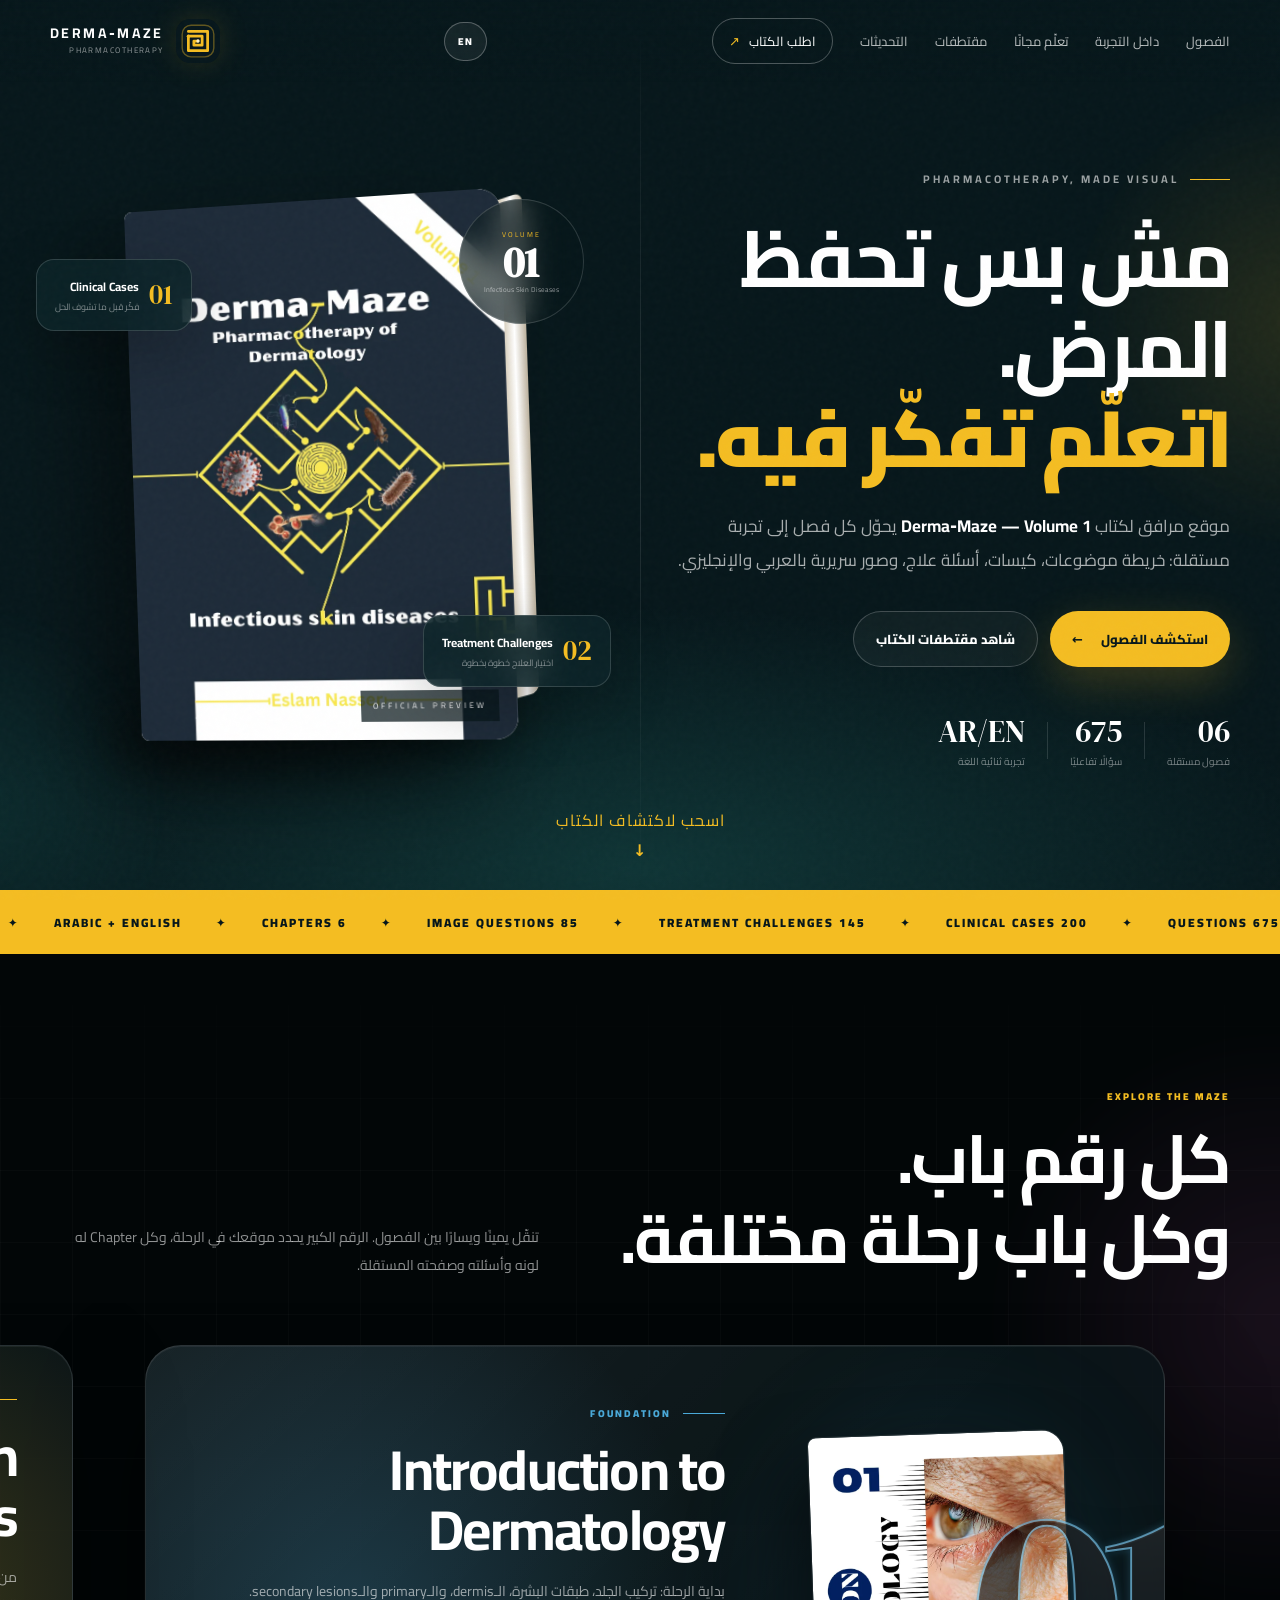
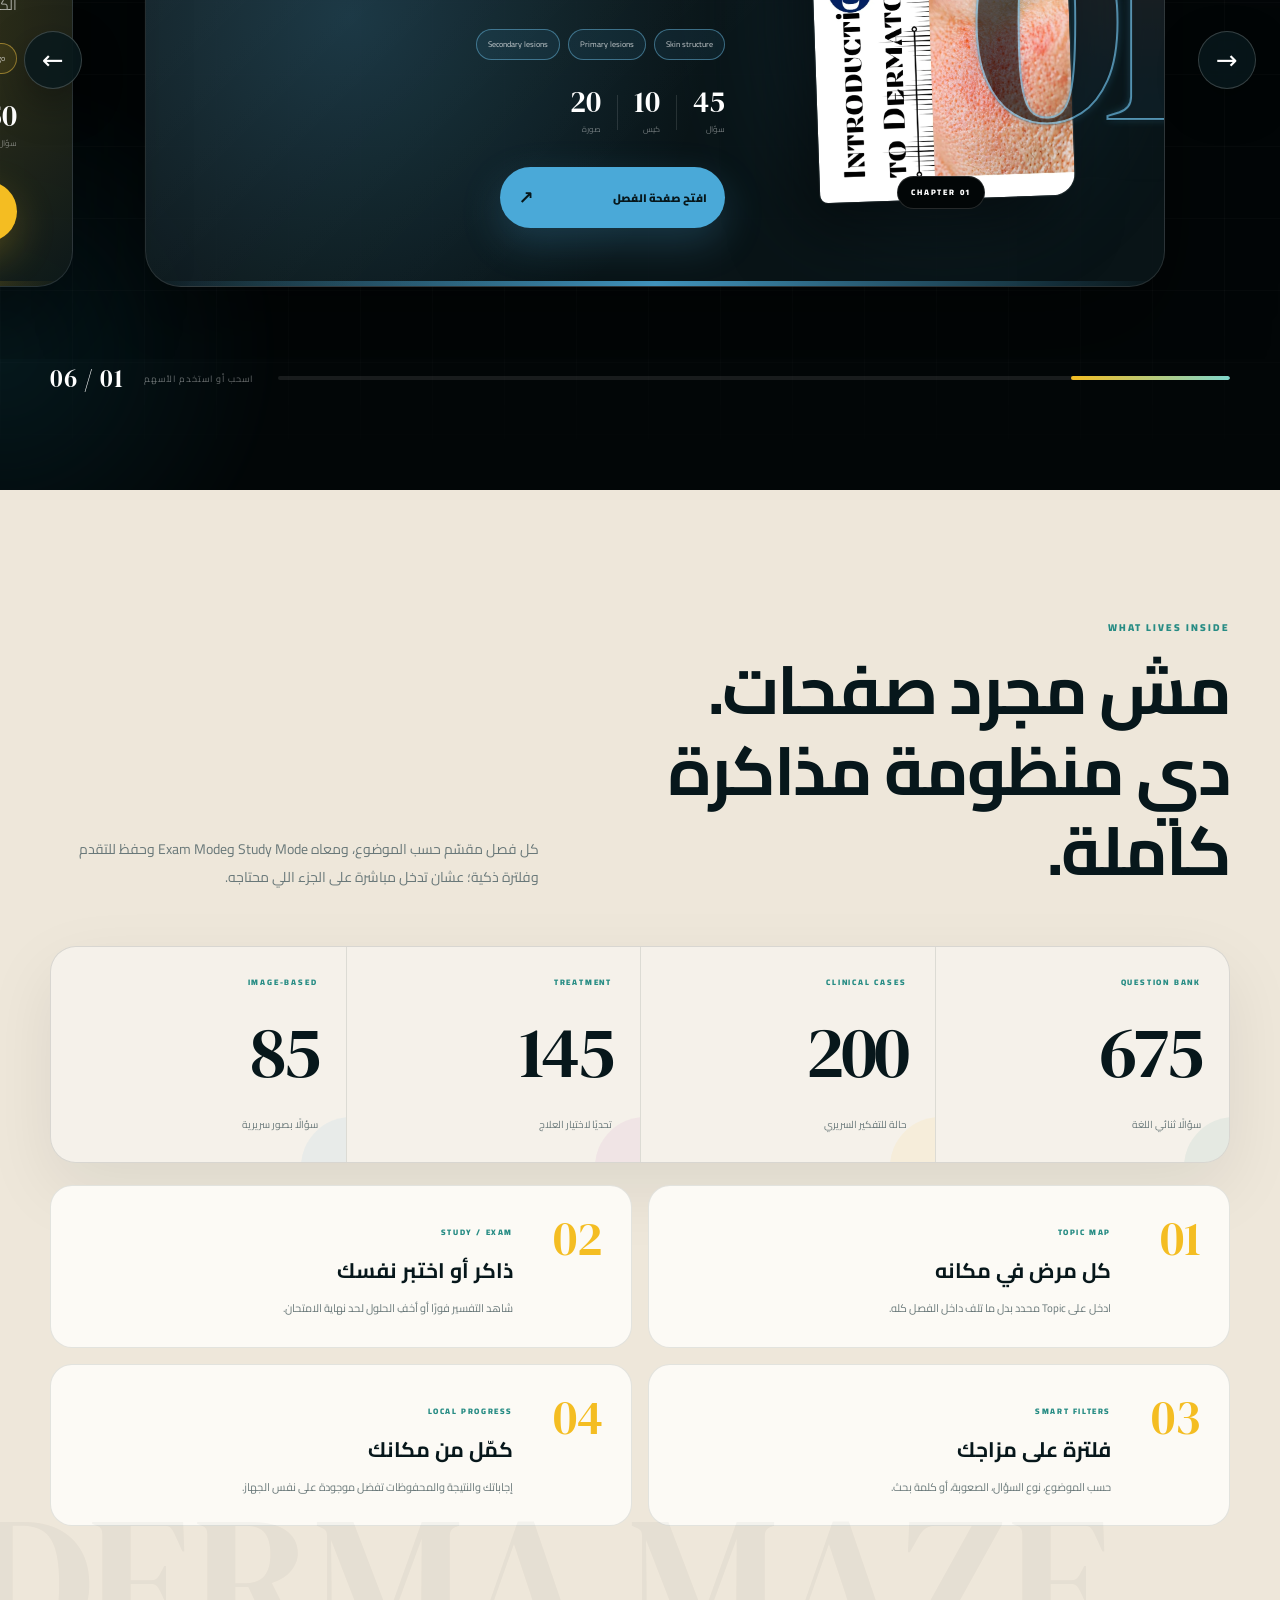
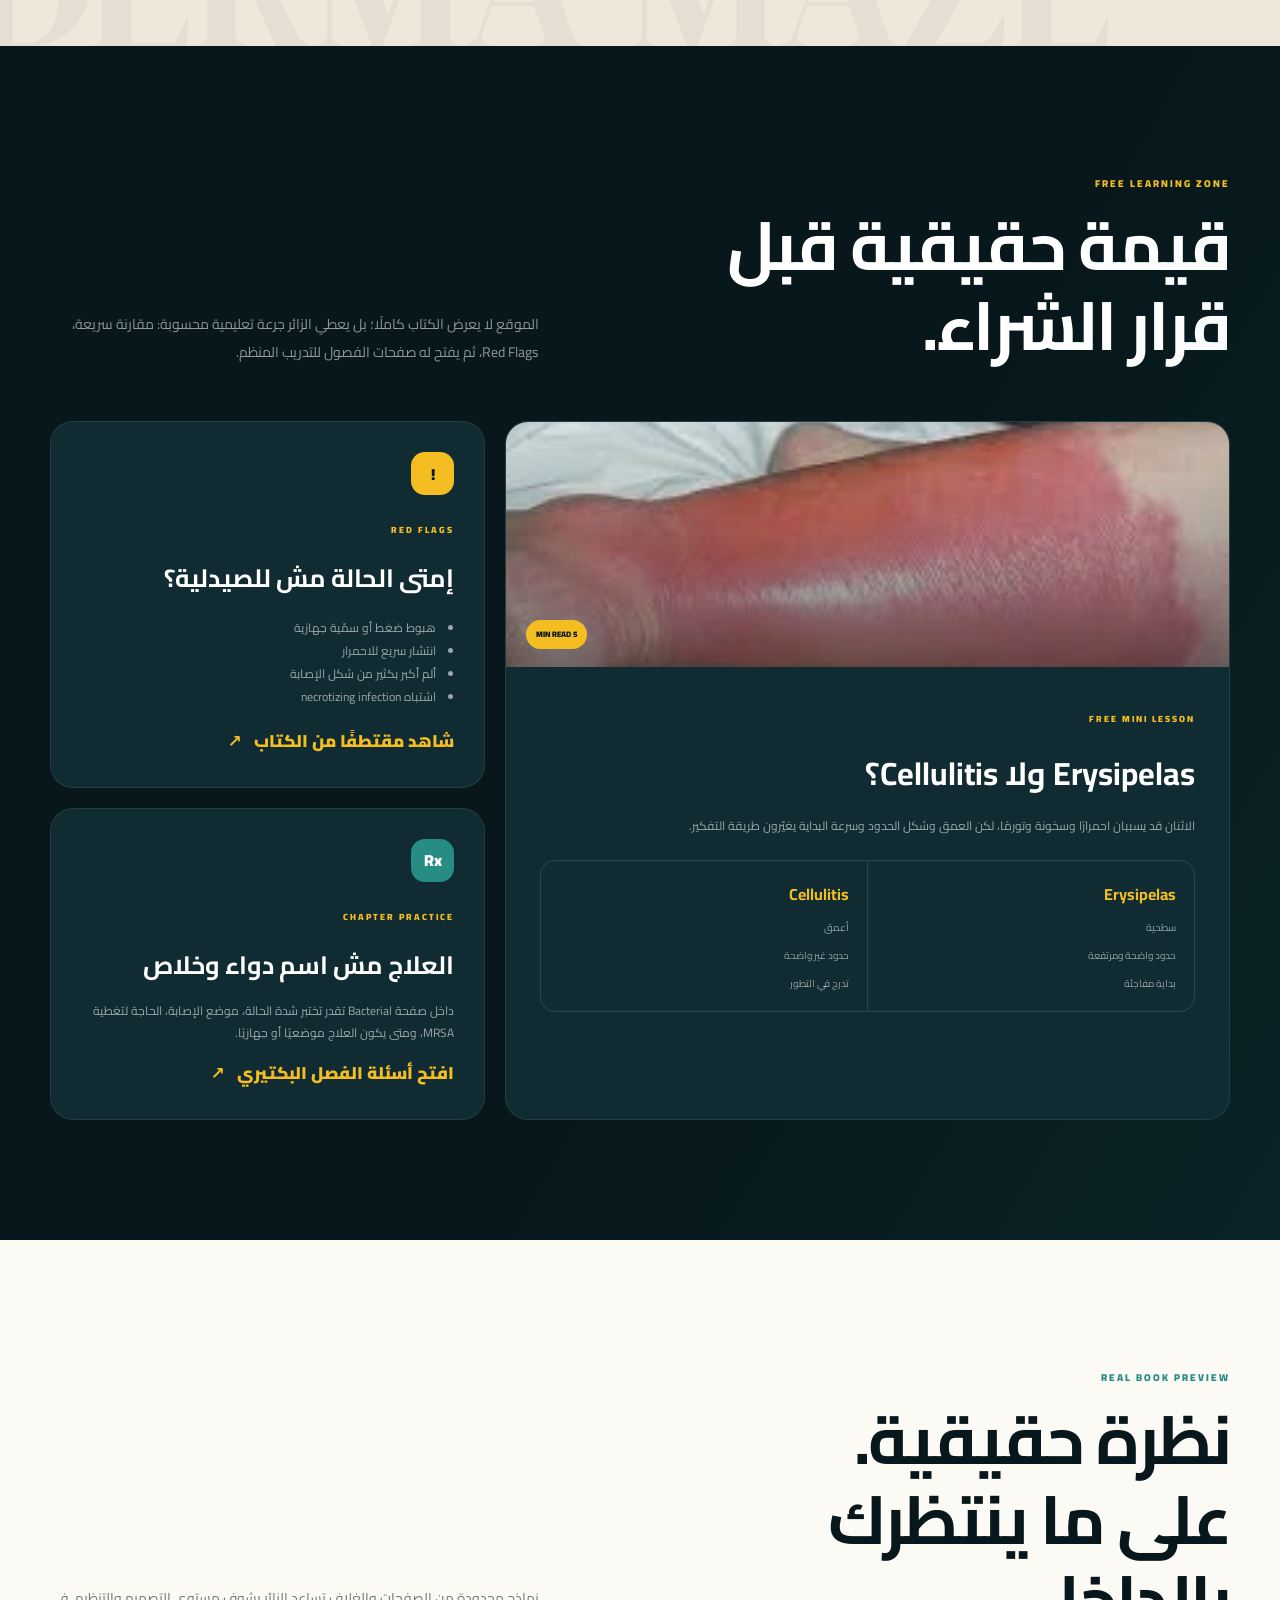
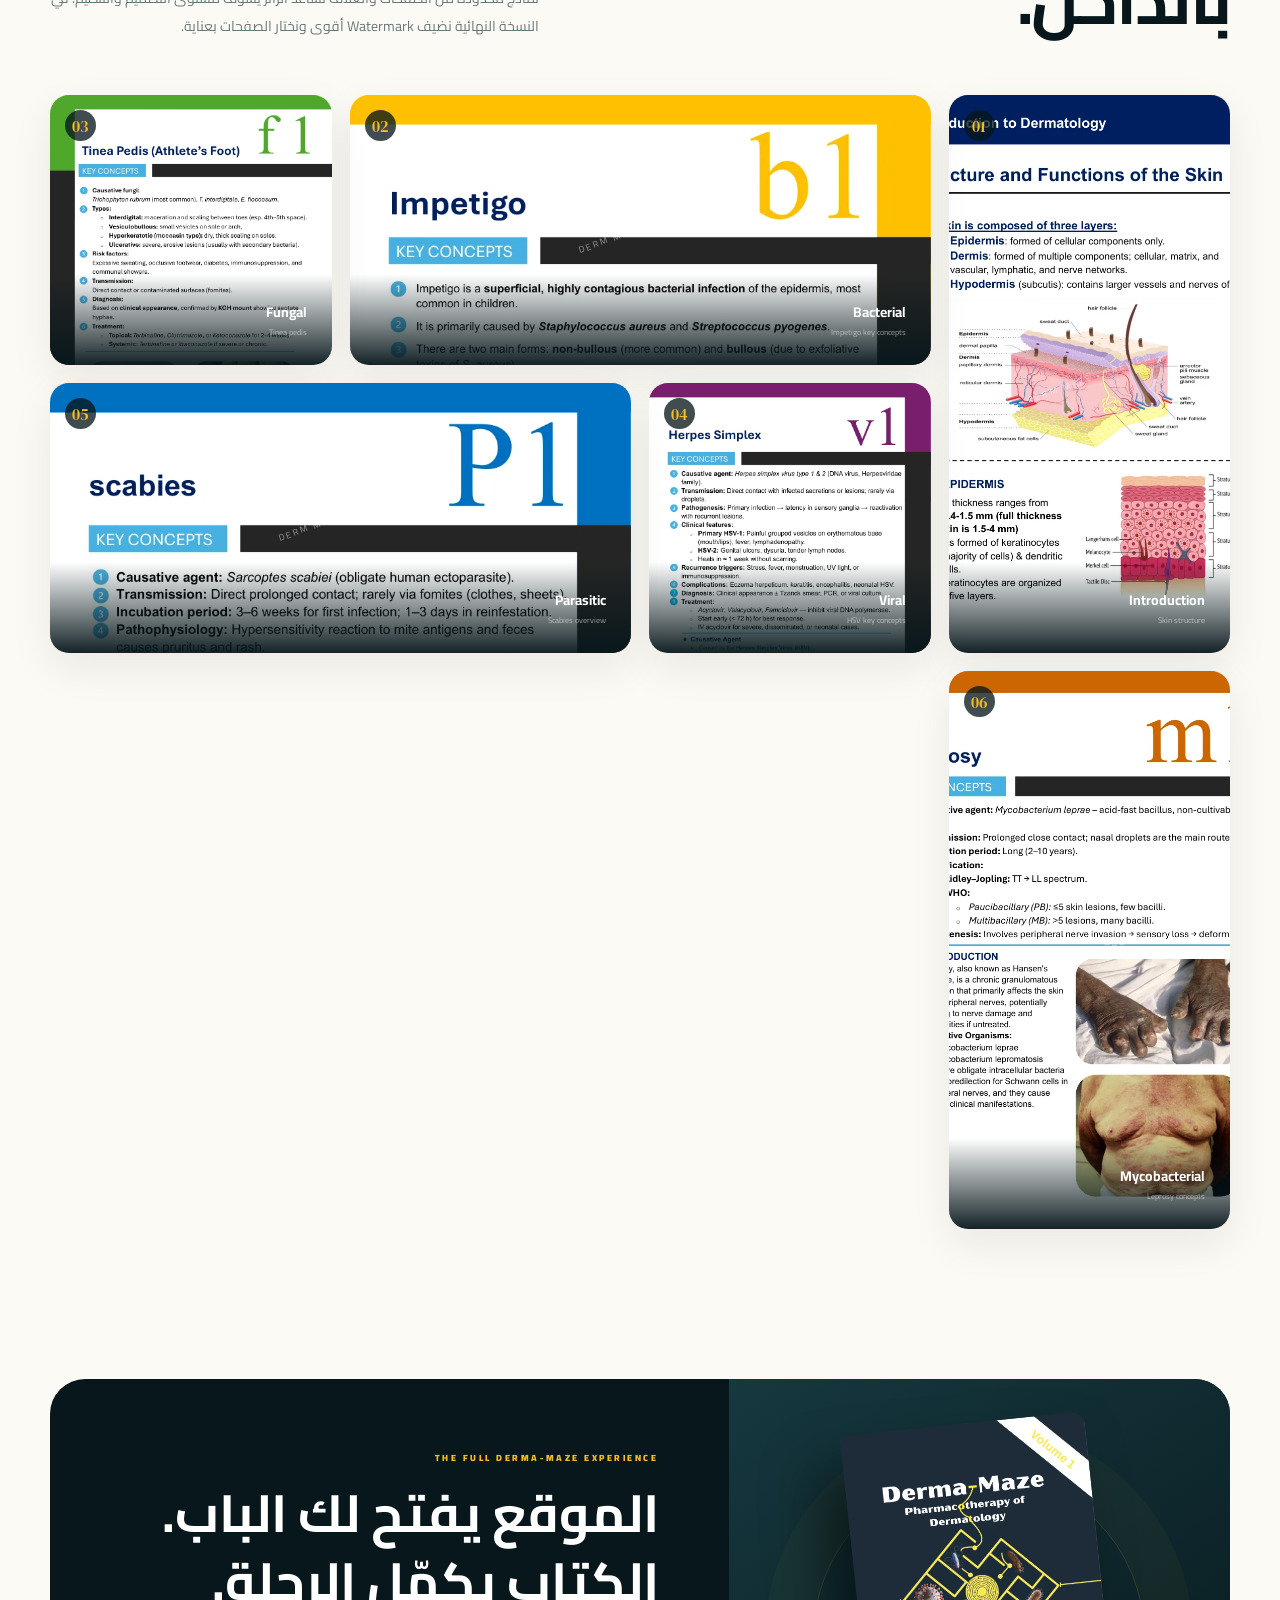
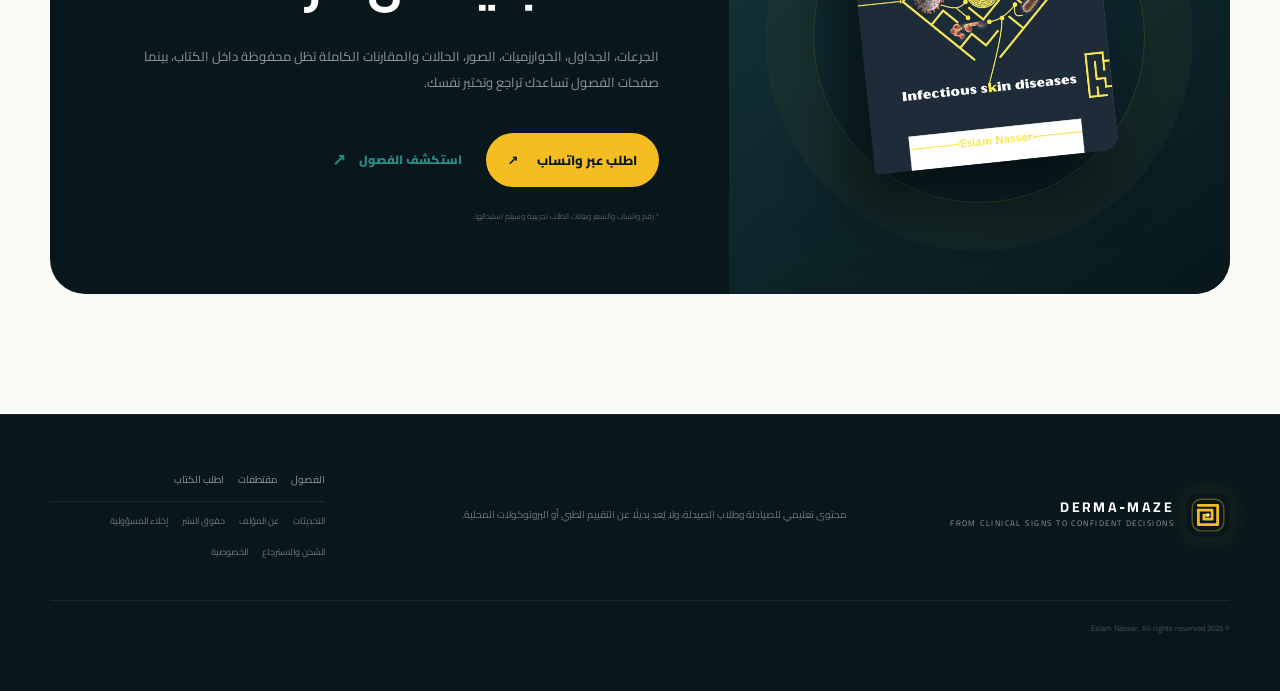
<file: index.html>
<!DOCTYPE html>

<html dir="rtl" lang="ar">
<head>
<meta charset="utf-8"/>
<meta content="width=device-width, initial-scale=1" name="viewport"/>
<meta content="#07171b" name="theme-color"/>




<title>Derma-Maze | Dermatology Pharmacotherapy &amp; Bilingual Question Banks</title>
<link href="assets/favicon.svg" rel="icon" type="image/svg+xml"/>
<link href="https://fonts.googleapis.com" rel="preconnect"/>
<link crossorigin="" href="https://fonts.gstatic.com" rel="preconnect"/>
<link href="https://fonts.googleapis.com/css2?family=Cairo:wght@400;500;600;700;800;900&amp;family=DM+Serif+Display&amp;family=Inter:wght@400;500;600;700;800&amp;display=swap" rel="stylesheet"/>
<link href="styles.css" rel="stylesheet">
</link><meta content="Derma-Maze is a bilingual dermatology pharmacotherapy companion with six chapter pages, 675 interactive questions, clinical cases, treatment challenges, and image-based review." name="description"/><meta content="Eslam Nasser" name="author"/><meta content="index, follow, max-image-preview:large" name="robots"/><meta content="Derma-Maze" property="og:site_name"/><meta content="website" property="og:type"/><meta content="ar_EG" property="og:locale"/><meta content="en_US" property="og:locale:alternate"/><meta content="Derma-Maze | Dermatology Pharmacotherapy &amp; Bilingual Question Banks" property="og:title"/><meta content="Derma-Maze is a bilingual dermatology pharmacotherapy companion with six chapter pages, 675 interactive questions, clinical cases, treatment challenges, and image-based review." property="og:description"/><meta content="https://pharmacy-nexus.github.io/Derma-Maze/" property="og:url"/><meta content="https://pharmacy-nexus.github.io/Derma-Maze/assets/og-home.jpg" property="og:image"/><meta content="https://pharmacy-nexus.github.io/Derma-Maze/assets/og-home.jpg" property="og:image:secure_url"/><meta content="image/jpeg" property="og:image:type"/><meta content="1200" property="og:image:width"/><meta content="630" property="og:image:height"/><meta content="Derma-Maze — Derma-Maze" property="og:image:alt"/><meta content="summary_large_image" name="twitter:card"/><meta content="Derma-Maze | Dermatology Pharmacotherapy &amp; Bilingual Question Banks" name="twitter:title"/><meta content="Derma-Maze is a bilingual dermatology pharmacotherapy companion with six chapter pages, 675 interactive questions, clinical cases, treatment challenges, and image-based review." name="twitter:description"/><meta content="https://pharmacy-nexus.github.io/Derma-Maze/assets/og-home.jpg" name="twitter:image"/><link href="https://pharmacy-nexus.github.io/Derma-Maze/" rel="canonical"/><link href="assets/apple-touch-icon.png" rel="apple-touch-icon" sizes="180x180"/><link href="assets/favicon-32.png" rel="icon" sizes="32x32" type="image/png"/><link href="manifest.webmanifest" rel="manifest"/><script id="seoStructuredData" type="application/ld+json">{"@context": "https://schema.org", "@graph": [{"@type": "WebSite", "@id": "https://pharmacy-nexus.github.io/Derma-Maze/#website", "url": "https://pharmacy-nexus.github.io/Derma-Maze/", "name": "Derma-Maze", "inLanguage": ["ar", "en"], "publisher": {"@type": "Person", "name": "Eslam Nasser"}}, {"@type": "Book", "@id": "https://pharmacy-nexus.github.io/Derma-Maze/#book", "name": "Derma-Maze Volume 1: Pharmacotherapy of Dermatology", "author": {"@type": "Person", "name": "Eslam Nasser"}, "inLanguage": ["ar", "en"], "about": ["Dermatology", "Pharmacotherapy", "Infectious skin diseases"], "url": "https://pharmacy-nexus.github.io/Derma-Maze/"}]}</script></head>
<body>
<div id="scrollProgress"></div>
<div class="noise"></div>
<header class="topbar">
<div class="shell nav-wrap">
<a aria-label="Derma Maze" class="logo" href="#home">
<span aria-hidden="true" class="logo-maze"><img alt="" src="assets/favicon.svg"/></span>
<span class="logo-type"><b>DERMA‑MAZE</b><small data-i18n="brand.sub">PHARMACOTHERAPY</small></span>
</a>
<div class="nav-actions-premium">
<button aria-label="Switch language" class="lang-pill" id="langBtn">EN</button>
<button aria-label="فتح القائمة" class="menu" id="menuBtn"><span></span><span></span></button>
</div>
<nav id="mainNav">
<a data-i18n="nav.chapters" href="#chapters">الفصول</a>
<a data-i18n="nav.inside" href="#inside">داخل التجربة</a>
<a data-i18n="nav.free" href="#free">تعلّم مجانًا</a>
<a data-i18n="nav.preview" href="#preview">مقتطفات</a>
<a data-i18n="nav.updates" href="updates.html">التحديثات</a>
<a class="nav-buy" href="#buy"><span data-i18n="nav.order">اطلب الكتاب</span> <em>↗</em></a>
</nav>
</div>
</header>
<main>
<section class="hero book-hero" id="home">
<div class="hero-glow glow-a"></div><div class="hero-glow glow-b"></div>
<div class="shell hero-grid">
<div class="hero-copy reveal">
<div class="kicker"><span></span><b data-i18n="hero.kicker">PHARMACOTHERAPY, MADE VISUAL</b></div>
<h1 data-i18n-html="hero.title">مش بس تحفظ المرض.<br/><strong>اتعلّم تفكّر فيه.</strong></h1>
<p data-i18n-html="hero.text">موقع مرافق لكتاب <b>Derma‑Maze — Volume 1</b> يحوّل كل فصل إلى تجربة مستقلة: خريطة موضوعات، كيسات، أسئلة علاج، وصور سريرية بالعربي والإنجليزي.</p>
<div class="hero-actions">
<a class="button primary" href="#chapters"><span data-i18n="hero.ctaChapters">استكشف الفصول</span> <span>←</span></a>
<a class="button ghost" data-i18n="hero.ctaPreview" href="#preview">شاهد مقتطفات الكتاب</a>
</div>
<div class="micro-proof">
<div><b>06</b><span data-i18n="hero.stat1">فصول مستقلة</span></div><i></i>
<div><b>675</b><span data-i18n="hero.statQuestions">سؤالًا تفاعليًا</span></div><i></i>
<div><b>AR/EN</b><span data-i18n="hero.stat2">تجربة ثنائية اللغة</span></div>
</div>
</div>
<div class="hero-art reveal">
<div class="book-shadow"></div>
<div class="book-wrap full-book">
<img alt="غلاف كتاب Derma-Maze" src="assets/cover-01.webp">
<span class="book-edge"></span>
<span class="watermark">OFFICIAL PREVIEW</span>
</img></div>
<div class="float-chip chip-one"><span>01</span><b data-i18n="hero.chip1Title">Clinical Cases</b><small data-i18n="hero.chip1Sub">فكّر قبل ما تشوف الحل</small></div>
<div class="float-chip chip-two"><span>02</span><b data-i18n="hero.chip2Title">Treatment Challenges</b><small data-i18n="hero.chip2Sub">اختيار العلاج خطوة بخطوة</small></div>
<div class="chapter-badge"><small>VOLUME</small><b>01</b><span>Infectious Skin Diseases</span></div>
</div>
</div>
<div class="scroll-cue"><span data-i18n="hero.scroll">اسحب لاكتشاف الكتاب</span> <b>↓</b></div>
</section>
<section aria-hidden="true" class="marquee">
<div><span>675 QUESTIONS</span><i>✦</i><span>200 CLINICAL CASES</span><i>✦</i><span>145 TREATMENT CHALLENGES</span><i>✦</i><span>85 IMAGE QUESTIONS</span><i>✦</i><span>6 CHAPTERS</span><i>✦</i><span>ARABIC + ENGLISH</span><i>✦</i></div>
</section>
<section class="section chapter-showcase" id="chapters">
<div class="chapter-ambient chapter-ambient-one"></div>
<div class="chapter-ambient chapter-ambient-two"></div>
<div class="shell chapter-showcase-head">
<header class="section-head light reveal">
<div><span class="eyebrow" data-i18n="chapters.eyebrow">EXPLORE THE MAZE</span><h2 data-i18n-html="chapters.title">كل رقم باب.<br/>وكل باب رحلة مختلفة.</h2></div>
<p data-i18n="chapters.text">تنقّل يمينًا ويسارًا بين الفصول. الرقم الكبير يحدد موقعك في الرحلة، وكل Chapter له لونه وأسئلته وصفحته المستقلة.</p>
</header>
</div>
<div class="chapter-carousel-shell reveal">
<button aria-label="Previous chapter" class="chapter-arrow chapter-prev" id="chapterPrev" type="button"><span>→</span></button>
<div aria-label="Derma-Maze chapters" class="chapter-rail" id="chapterCards" tabindex="0"></div>
<button aria-label="Next chapter" class="chapter-arrow chapter-next" id="chapterNext" type="button"><span>←</span></button>
</div>
<div class="shell chapter-carousel-footer">
<div class="chapter-progress-track"><i id="chapterProgress"></i></div>
<div class="chapter-counter"><span data-i18n="chapters.drag">اسحب أو استخدم الأسهم</span><b id="chapterCounter">01 / 06</b></div>
</div>
</section>
<section class="section inside-book" id="inside">
<div class="shell">
<header class="section-head reveal">
<div><span class="eyebrow" data-i18n="inside.eyebrow">WHAT LIVES INSIDE</span><h2 data-i18n-html="inside.title">مش مجرد صفحات.<br/>دي منظومة مذاكرة كاملة.</h2></div>
<p data-i18n="inside.text">كل فصل مقسّم حسب الموضوع، ومعاه Study Mode وExam Mode وحفظ للتقدم وفلترة ذكية؛ عشان تدخل مباشرة على الجزء اللي محتاجه.</p>
</header>
<div class="inside-metrics reveal">
<article><span>QUESTION BANK</span><b>675</b><small data-i18n="inside.questions">سؤالًا ثنائي اللغة</small></article>
<article><span>CLINICAL CASES</span><b>200</b><small data-i18n="inside.cases">حالة للتفكير السريري</small></article>
<article><span>TREATMENT</span><b>145</b><small data-i18n="inside.treatment">تحديًا لاختيار العلاج</small></article>
<article><span>IMAGE-BASED</span><b>85</b><small data-i18n="inside.images">سؤالًا بصور سريرية</small></article>
</div>
<div class="inside-features">
<article class="inside-feature reveal"><span>01</span><div><small>TOPIC MAP</small><h3 data-i18n="inside.f1Title">كل مرض في مكانه</h3><p data-i18n="inside.f1Text">ادخل على Topic محدد بدل ما تلف داخل الفصل كله.</p></div></article>
<article class="inside-feature reveal"><span>02</span><div><small>STUDY / EXAM</small><h3 data-i18n="inside.f2Title">ذاكر أو اختبر نفسك</h3><p data-i18n="inside.f2Text">شاهد التفسير فورًا أو أخفِ الحلول لحد نهاية الامتحان.</p></div></article>
<article class="inside-feature reveal"><span>03</span><div><small>SMART FILTERS</small><h3 data-i18n="inside.f3Title">فلترة على مزاجك</h3><p data-i18n="inside.f3Text">حسب الموضوع، نوع السؤال، الصعوبة، أو كلمة بحث.</p></div></article>
<article class="inside-feature reveal"><span>04</span><div><small>LOCAL PROGRESS</small><h3 data-i18n="inside.f4Title">كمّل من مكانك</h3><p data-i18n="inside.f4Text">إجاباتك والنتيجة والمحفوظات تفضل موجودة على نفس الجهاز.</p></div></article>
</div>
</div>
</section>
<section class="section free-zone" id="free">
<div class="shell">
<header class="section-head light reveal">
<div><span class="eyebrow" data-i18n="free.eyebrow">FREE LEARNING ZONE</span><h2 data-i18n-html="free.title">قيمة حقيقية قبل<br/>قرار الشراء.</h2></div>
<p data-i18n="free.text">الموقع لا يعرض الكتاب كاملًا؛ بل يعطي الزائر جرعة تعليمية محسوبة: مقارنة سريعة، Red Flags، ثم يفتح له صفحات الفصول للتدريب المنظم.</p>
</header>
<div class="free-grid premium-free-grid">
<article class="lesson-card lesson-large reveal">
<div class="lesson-cover"><img alt="Cellulitis" loading="lazy" src="assets/cellulitis.webp"/><span>5 MIN READ</span></div>
<div class="lesson-body">
<small data-i18n="free.lessonLabel">FREE MINI LESSON</small>
<h3 data-i18n="free.lessonTitle">Erysipelas ولا Cellulitis؟</h3>
<p data-i18n="free.lessonText">الاثنان قد يسببان احمرارًا وسخونة وتورمًا، لكن العمق وشكل الحدود وسرعة البداية يغيّرون طريقة التفكير.</p>
<div class="compare">
<div><b>Erysipelas</b><span data-i18n="free.ery1">سطحية</span><span data-i18n="free.ery2">حدود واضحة ومرتفعة</span><span data-i18n="free.ery3">بداية مفاجئة</span></div>
<div><b>Cellulitis</b><span data-i18n="free.cel1">أعمق</span><span data-i18n="free.cel2">حدود غير واضحة</span><span data-i18n="free.cel3">تدرج في التطور</span></div>
</div>
</div>
</article>
<article class="lesson-card reveal">
<div class="mini-icon">!</div><small>RED FLAGS</small><h3 data-i18n="free.redTitle">إمتى الحالة مش للصيدلية؟</h3>
<ul><li data-i18n="free.red1">هبوط ضغط أو سمّية جهازية</li><li data-i18n="free.red2">انتشار سريع للاحمرار</li><li data-i18n="free.red3">ألم أكبر بكثير من شكل الإصابة</li><li data-i18n="free.red4">اشتباه necrotizing infection</li></ul>
<button class="text-button preview-trigger" data-preview="assets/bacterial-15.webp"><span data-i18n="free.preview">شاهد مقتطفًا من الكتاب</span> <span>↗</span></button>
</article>
<article class="lesson-card reveal">
<div class="mini-icon teal">Rx</div><small>CHAPTER PRACTICE</small><h3 data-i18n="free.rxTitle">العلاج مش اسم دواء وخلاص</h3>
<p data-i18n="free.rxText">داخل صفحة Bacterial تقدر تختبر شدة الحالة، موضع الإصابة، الحاجة لتغطية MRSA، ومتى يكون العلاج موضعيًا أو جهازيًا.</p>
<a class="text-button" href="bacterial.html#question-bank"><span data-i18n="free.rxCta">افتح أسئلة الفصل البكتيري</span> <span>↗</span></a>
</article>
</div>
</div>
</section>
<section class="section gallery" id="preview">
<div class="shell">
<header class="section-head reveal">
<div><span class="eyebrow" data-i18n="preview.eyebrow">REAL BOOK PREVIEW</span><h2 data-i18n-html="preview.title">نظرة حقيقية.<br/>على ما ينتظرك بالداخل.</h2></div>
<p data-i18n="preview.text">نماذج محدودة من الصفحات والغلاف تساعد الزائر يشوف مستوى التصميم والتنظيم، بينما المحتوى الكامل يظل محفوظًا داخل الكتاب.</p>
</header>
<div class="page-gallery book-wide-gallery">
<button class="page-card tall reveal preview-trigger" data-preview="assets/intro-02.webp"><img alt="Introduction" loading="lazy" src="assets/intro-02.webp"/><span><b>Introduction</b><small>Skin structure</small></span><i>01</i></button>
<button class="page-card wide reveal preview-trigger" data-preview="assets/bacterial-04.webp"><img alt="Impetigo" loading="lazy" src="assets/bacterial-04.webp"/><span><b>Bacterial</b><small>Impetigo key concepts</small></span><i>02</i></button>
<button class="page-card reveal preview-trigger" data-preview="assets/fungal-05.webp"><img alt="Tinea pedis" loading="lazy" src="assets/fungal-05.webp"/><span><b>Fungal</b><small>Tinea pedis</small></span><i>03</i></button>
<button class="page-card reveal preview-trigger" data-preview="assets/viral-04.webp"><img alt="Herpes simplex" loading="lazy" src="assets/viral-04.webp"/><span><b>Viral</b><small>HSV key concepts</small></span><i>04</i></button>
<button class="page-card wide reveal preview-trigger" data-preview="assets/parasitic-04.webp"><img alt="Scabies" loading="lazy" src="assets/parasitic-04.webp"/><span><b>Parasitic</b><small>Scabies overview</small></span><i>05</i></button>
<button class="page-card tall reveal preview-trigger" data-preview="assets/myco-04.webp"><img alt="Leprosy" loading="lazy" src="assets/myco-04.webp"/><span><b>Mycobacterial</b><small>Leprosy concepts</small></span><i>06</i></button>
</div>
</div>
</section>
<section class="section buy" id="buy">
<div class="shell buy-card reveal">
<div class="buy-art"><img alt="غلاف Derma-Maze" loading="lazy" src="assets/cover-01.webp"/><div></div></div>
<div class="buy-copy"><span>THE FULL DERMA‑MAZE EXPERIENCE</span><h2 data-i18n-html="buy.title">الموقع يفتح لك الباب.<br/>الكتاب يكمّل الرحلة.</h2><p data-i18n="buy.text">الجرعات، الجداول، الخوارزميات، الصور، الحالات والمقارنات الكاملة تظل محفوظة داخل الكتاب، بينما صفحات الفصول تساعدك تراجع وتختبر نفسك.</p>
<div class="buy-actions"><a class="button gold" href="https://wa.me/201000000000?text=مرحباً، أريد معرفة تفاصيل كتاب Derma-Maze" rel="noopener" target="_blank"><span data-i18n="buy.cta">اطلب عبر واتساب</span> <span>↗</span></a><a class="text-button" href="#chapters"><span data-i18n="buy.explore">استكشف الفصول</span> <span>↗</span></a></div>
<small class="replace-note" data-i18n="buy.note">* رقم واتساب والسعر وبيانات الطلب تجريبية وسيتم استبدالها.</small>
</div>
</div>
</section>
</main>
<footer>
<div class="shell footer-grid">
<a class="logo footer-logo" href="#home"><span aria-hidden="true" class="logo-maze"><img alt="" src="assets/favicon.svg"/></span><span class="logo-type"><b>DERMA‑MAZE</b><small>From clinical signs to confident decisions</small></span></a>
<p data-i18n="footer.disclaimer">محتوى تعليمي للصيادلة وطلاب الصيدلة، ولا يُعد بديلًا عن التقييم الطبي أو البروتوكولات المحلية.</p>
<div class="footer-links">
<span class="footer-primary-links">
<a data-i18n="nav.chapters" href="index.html#chapters">الفصول</a>
<a data-i18n="nav.preview" href="index.html#preview">مقتطفات</a>
<a data-i18n="nav.order" href="index.html#buy">اطلب الكتاب</a>
</span>
<span class="footer-legal-links"><a href="updates.html" data-i18n="footer.updates">التحديثات</a>
<a data-i18n="footer.about" href="about.html">عن المؤلف</a>
<a data-i18n="footer.copyright" href="copyright.html">حقوق النشر</a>
<a data-i18n="footer.disclaimerLink" href="disclaimer.html">إخلاء المسؤولية</a>
<a data-i18n="footer.shipping" href="shipping-returns.html">الشحن والاسترجاع</a>
<a data-i18n="footer.privacy" href="privacy.html">الخصوصية</a>
</span>
</div>
<small>© 2026 Eslam Nasser. All rights reserved.</small>
</div>
</footer>
<dialog id="pageModal">
<button aria-label="إغلاق" id="closeModal">×</button>
<div class="modal-paper"><img alt="صفحة من الكتاب" id="modalImage"/><span>DERMA‑MAZE • PREVIEW ONLY</span></div>
</dialog>
<script src="shared.js"></script>
<script src="home.js"></script>
</body>
</html>
</file>
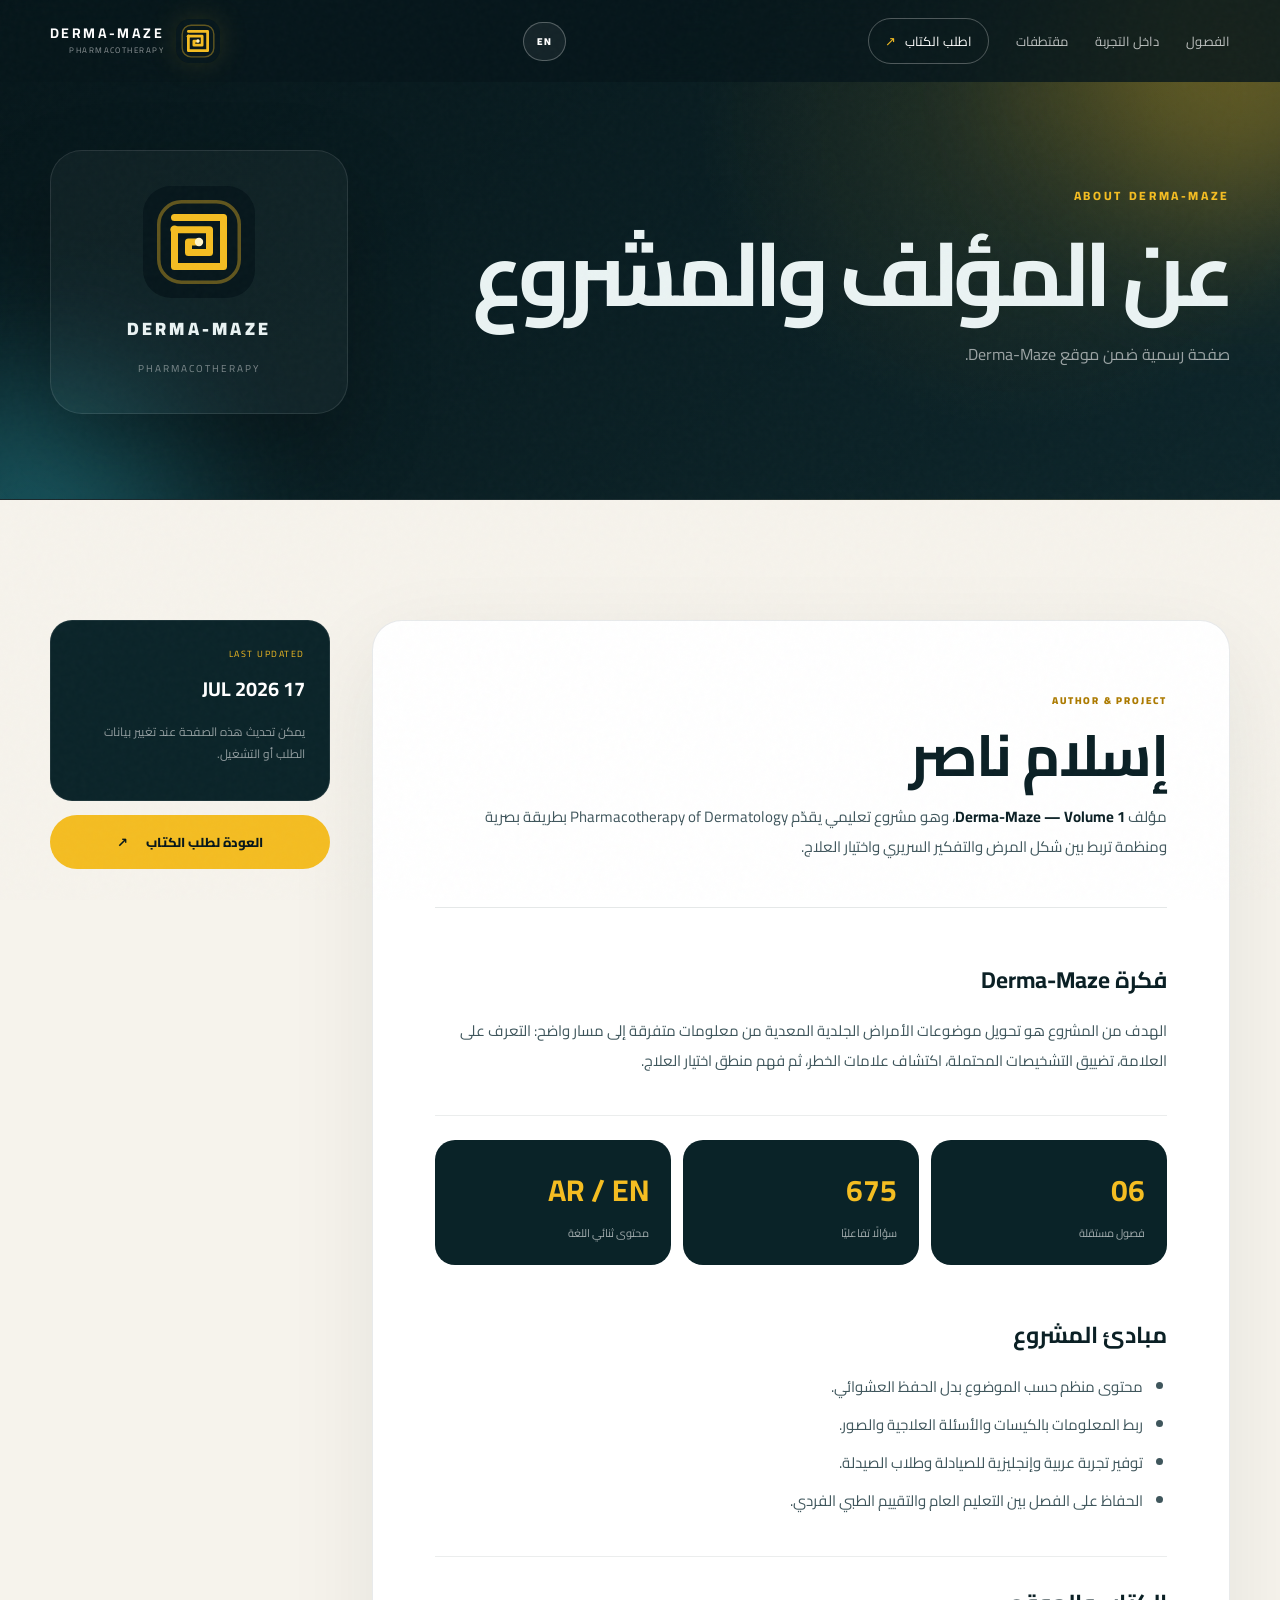
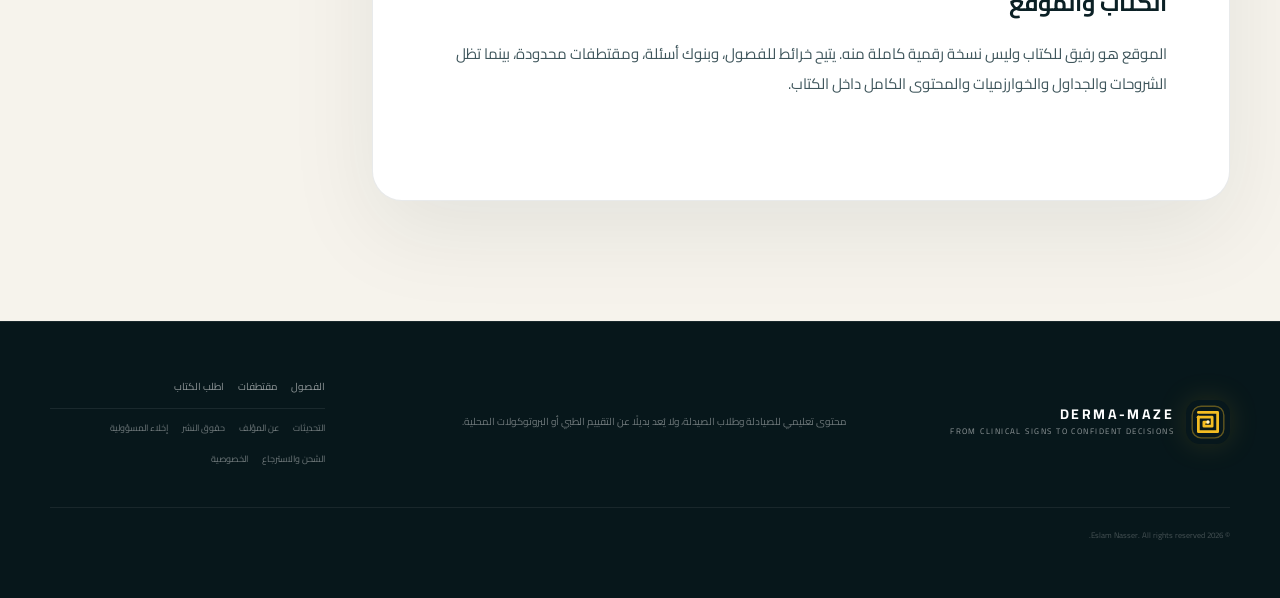
<file: about.html>
<!doctype html>
<html lang="ar" dir="rtl">
<head>
  <meta charset="utf-8">
  <meta name="viewport" content="width=device-width, initial-scale=1">
  <meta name="theme-color" content="#07171b">
  <title>About the Author | Derma-Maze</title>
  <meta name="description" content="Learn about Eslam Nasser, the author of Derma-Maze Volume 1, and the educational vision behind the bilingual dermatology pharmacotherapy project.">
  <meta name="author" content="Eslam Nasser">
  <meta name="robots" content="index, follow, max-image-preview:large">
  <link rel="canonical" href="https://pharmacy-nexus.github.io/Derma-Maze/about.html">
  <meta property="og:site_name" content="Derma-Maze">
  <meta property="og:type" content="website">
  <meta property="og:locale" content="ar_EG">
  <meta property="og:locale:alternate" content="en_US">
  <meta property="og:title" content="About the Author | Derma-Maze">
  <meta property="og:description" content="Learn about Eslam Nasser, the author of Derma-Maze Volume 1, and the educational vision behind the bilingual dermatology pharmacotherapy project.">
  <meta property="og:url" content="https://pharmacy-nexus.github.io/Derma-Maze/about.html">
  <meta property="og:image" content="https://pharmacy-nexus.github.io/Derma-Maze/assets/og-home.jpg">
  <meta property="og:image:secure_url" content="https://pharmacy-nexus.github.io/Derma-Maze/assets/og-home.jpg">
  <meta property="og:image:type" content="image/jpeg">
  <meta property="og:image:width" content="1200">
  <meta property="og:image:height" content="630">
  <meta property="og:image:alt" content="Derma-Maze Pharmacotherapy">
  <meta name="twitter:card" content="summary_large_image">
  <meta name="twitter:title" content="About the Author | Derma-Maze">
  <meta name="twitter:description" content="Learn about Eslam Nasser, the author of Derma-Maze Volume 1, and the educational vision behind the bilingual dermatology pharmacotherapy project.">
  <meta name="twitter:image" content="https://pharmacy-nexus.github.io/Derma-Maze/assets/og-home.jpg">
  <link rel="icon" href="assets/favicon.svg" type="image/svg+xml">
  <link rel="icon" href="assets/favicon-32.png" type="image/png" sizes="32x32">
  <link rel="apple-touch-icon" href="assets/apple-touch-icon.png" sizes="180x180">
  <link rel="manifest" href="manifest.webmanifest">
  <link rel="preconnect" href="https://fonts.googleapis.com">
  <link rel="preconnect" href="https://fonts.gstatic.com" crossorigin>
  <link href="https://fonts.googleapis.com/css2?family=Cairo:wght@400;500;600;700;800;900&family=Inter:wght@400;500;600;700;800&display=swap" rel="stylesheet">
  <link rel="stylesheet" href="styles.css">
  <link rel="stylesheet" href="info.css">
  <script type="application/ld+json" id="seoStructuredData">{"@context": "https://schema.org", "@type": "AboutPage", "name": "About the Author | Derma-Maze", "description": "Learn about Eslam Nasser, the author of Derma-Maze Volume 1, and the educational vision behind the bilingual dermatology pharmacotherapy project.", "url": "https://pharmacy-nexus.github.io/Derma-Maze/about.html", "isPartOf": {"@type": "WebSite", "name": "Derma-Maze", "url": "https://pharmacy-nexus.github.io/Derma-Maze/"}, "author": {"@type": "Person", "name": "Eslam Nasser"}}</script>
</head>
<body class="info-page">
  <div id="scrollProgress"></div><div class="noise"></div>
  
<header class="topbar">
  <div class="shell nav-wrap">
    <a class="logo" href="index.html" aria-label="Derma Maze home">
      <span class="logo-maze" aria-hidden="true"><img src="assets/favicon.svg" alt=""></span>
      <span class="logo-type"><b>DERMA-MAZE</b><small data-i18n="brand.sub">PHARMACOTHERAPY</small></span>
    </a>
    <div class="nav-actions-premium">
      <button class="lang-pill" id="langBtn" aria-label="Switch language">EN</button>
      <button class="menu" id="menuBtn" aria-label="Open menu"><span></span><span></span></button>
    </div>
    <nav id="mainNav">
      <a href="index.html#chapters" data-i18n="nav.chapters">الفصول</a>
      <a href="index.html#inside" data-i18n="nav.inside">داخل التجربة</a>
      <a href="index.html#preview" data-i18n="nav.preview">مقتطفات</a>
      <a href="index.html#buy" class="nav-buy"><span data-i18n="nav.order">اطلب الكتاب</span> <em>↗</em></a>
    </nav>
  </div>
</header>
  <main>
    <section class="info-hero">
      <div class="info-orb info-orb-a"></div><div class="info-orb info-orb-b"></div>
      <div class="shell info-hero-grid">
        <div class="info-hero-copy reveal"><span class="eyebrow">ABOUT DERMA-MAZE</span><div data-info-lang="ar"><h1>عن المؤلف والمشروع</h1><p>صفحة رسمية ضمن موقع Derma-Maze.</p></div><div data-info-lang="en"><h1>About the author and project</h1><p>An official page within the Derma-Maze website.</p></div></div>
        <div class="info-mark reveal"><img src="assets/favicon.svg" alt="Derma-Maze maze mark"><span>DERMA-MAZE</span><small>PHARMACOTHERAPY</small></div>
      </div>
    </section>
    <section class="info-content section">
      <div class="shell info-layout">
        <article class="info-document reveal" data-info-lang="ar">
<div class="info-lead"><span>AUTHOR & PROJECT</span><h2>إسلام ناصر</h2><p>مؤلف <strong>Derma-Maze — Volume 1</strong>، وهو مشروع تعليمي يقدّم Pharmacotherapy of Dermatology بطريقة بصرية ومنظمة تربط بين شكل المرض والتفكير السريري واختيار العلاج.</p></div>
<section><h3>فكرة Derma-Maze</h3><p>الهدف من المشروع هو تحويل موضوعات الأمراض الجلدية المعدية من معلومات متفرقة إلى مسار واضح: التعرف على العلامة، تضييق التشخيصات المحتملة، اكتشاف علامات الخطر، ثم فهم منطق اختيار العلاج.</p></section>
<div class="info-card-grid"><div><b>06</b><span>فصول مستقلة</span></div><div><b>675</b><span>سؤالًا تفاعليًا</span></div><div><b>AR / EN</b><span>محتوى ثنائي اللغة</span></div></div>
<section><h3>مبادئ المشروع</h3><ul><li>محتوى منظم حسب الموضوع بدل الحفظ العشوائي.</li><li>ربط المعلومات بالكيسات والأسئلة العلاجية والصور.</li><li>توفير تجربة عربية وإنجليزية للصيادلة وطلاب الصيدلة.</li><li>الحفاظ على الفصل بين التعليم العام والتقييم الطبي الفردي.</li></ul></section>
<section><h3>الكتاب والموقع</h3><p>الموقع هو رفيق للكتاب وليس نسخة رقمية كاملة منه. يتيح خرائط للفصول، وبنوك أسئلة، ومقتطفات محدودة، بينما تظل الشروحات والجداول والخوارزميات والمحتوى الكامل داخل الكتاب.</p></section></article>
        <article class="info-document reveal" data-info-lang="en">
<div class="info-lead"><span>AUTHOR & PROJECT</span><h2>Eslam Nasser</h2><p>Author of <strong>Derma-Maze — Volume 1</strong>, an educational project presenting dermatology pharmacotherapy through a visual, structured approach that connects clinical appearance, reasoning, and treatment selection.</p></div>
<section><h3>The Derma-Maze idea</h3><p>The project turns infectious skin-disease topics into a clear pathway: recognize the sign, narrow the differential, detect red flags, and understand the logic behind treatment selection.</p></section>
<div class="info-card-grid"><div><b>06</b><span>Independent chapters</span></div><div><b>675</b><span>Interactive questions</span></div><div><b>AR / EN</b><span>Bilingual content</span></div></div>
<section><h3>Project principles</h3><ul><li>Topic-based organization rather than disconnected memorization.</li><li>Connecting knowledge with cases, treatment questions, and images.</li><li>A bilingual experience for pharmacists and pharmacy students.</li><li>A clear boundary between general education and individual medical assessment.</li></ul></section>
<section><h3>The book and the website</h3><p>The website is a companion to the book, not a complete digital copy. It provides chapter maps, question banks, and limited previews, while the full explanations, tables, algorithms, and content remain in the printed book.</p></section></article>
        <aside class="info-side reveal"><div class="info-side-card"><small>LAST UPDATED</small><b>17 JUL 2026</b><p data-info-lang="ar">يمكن تحديث هذه الصفحة عند تغيير بيانات الطلب أو التشغيل.</p><p data-info-lang="en">This page may be updated when ordering or operational details change.</p></div><a class="button gold" href="index.html#buy"><span data-info-lang="ar">العودة لطلب الكتاب</span><span data-info-lang="en">Return to book order</span><span>↗</span></a></aside>
      </div>
    </section>
  </main>
  
<footer>
  <div class="shell footer-grid">
    <a class="logo footer-logo" href="index.html"><span class="logo-maze" aria-hidden="true"><img src="assets/favicon.svg" alt=""></span><span class="logo-type"><b>DERMA-MAZE</b><small>From clinical signs to confident decisions</small></span></a>
    <p data-i18n="footer.disclaimer">محتوى تعليمي للصيادلة وطلاب الصيدلة، ولا يُعد بديلًا عن التقييم الطبي أو البروتوكولات المحلية.</p>
    <div class="footer-links">
      <span class="footer-primary-links"><a href="index.html#chapters" data-i18n="nav.chapters">الفصول</a><a href="index.html#preview" data-i18n="nav.preview">مقتطفات</a><a href="index.html#buy" data-i18n="nav.order">اطلب الكتاب</a></span>
      <span class="footer-legal-links"><a href="updates.html" data-i18n="footer.updates">التحديثات</a><a href="about.html" data-i18n="footer.about">عن المؤلف</a><a href="copyright.html" data-i18n="footer.copyright">حقوق النشر</a><a href="disclaimer.html" data-i18n="footer.disclaimerLink">إخلاء المسؤولية</a><a href="shipping-returns.html" data-i18n="footer.shipping">الشحن والاسترجاع</a><a href="privacy.html" data-i18n="footer.privacy">الخصوصية</a></span>
    </div>
    <small>© 2026 Eslam Nasser. All rights reserved.</small>
  </div>
</footer>
  <script src="shared.js"></script>
</body>
</html>
</file>
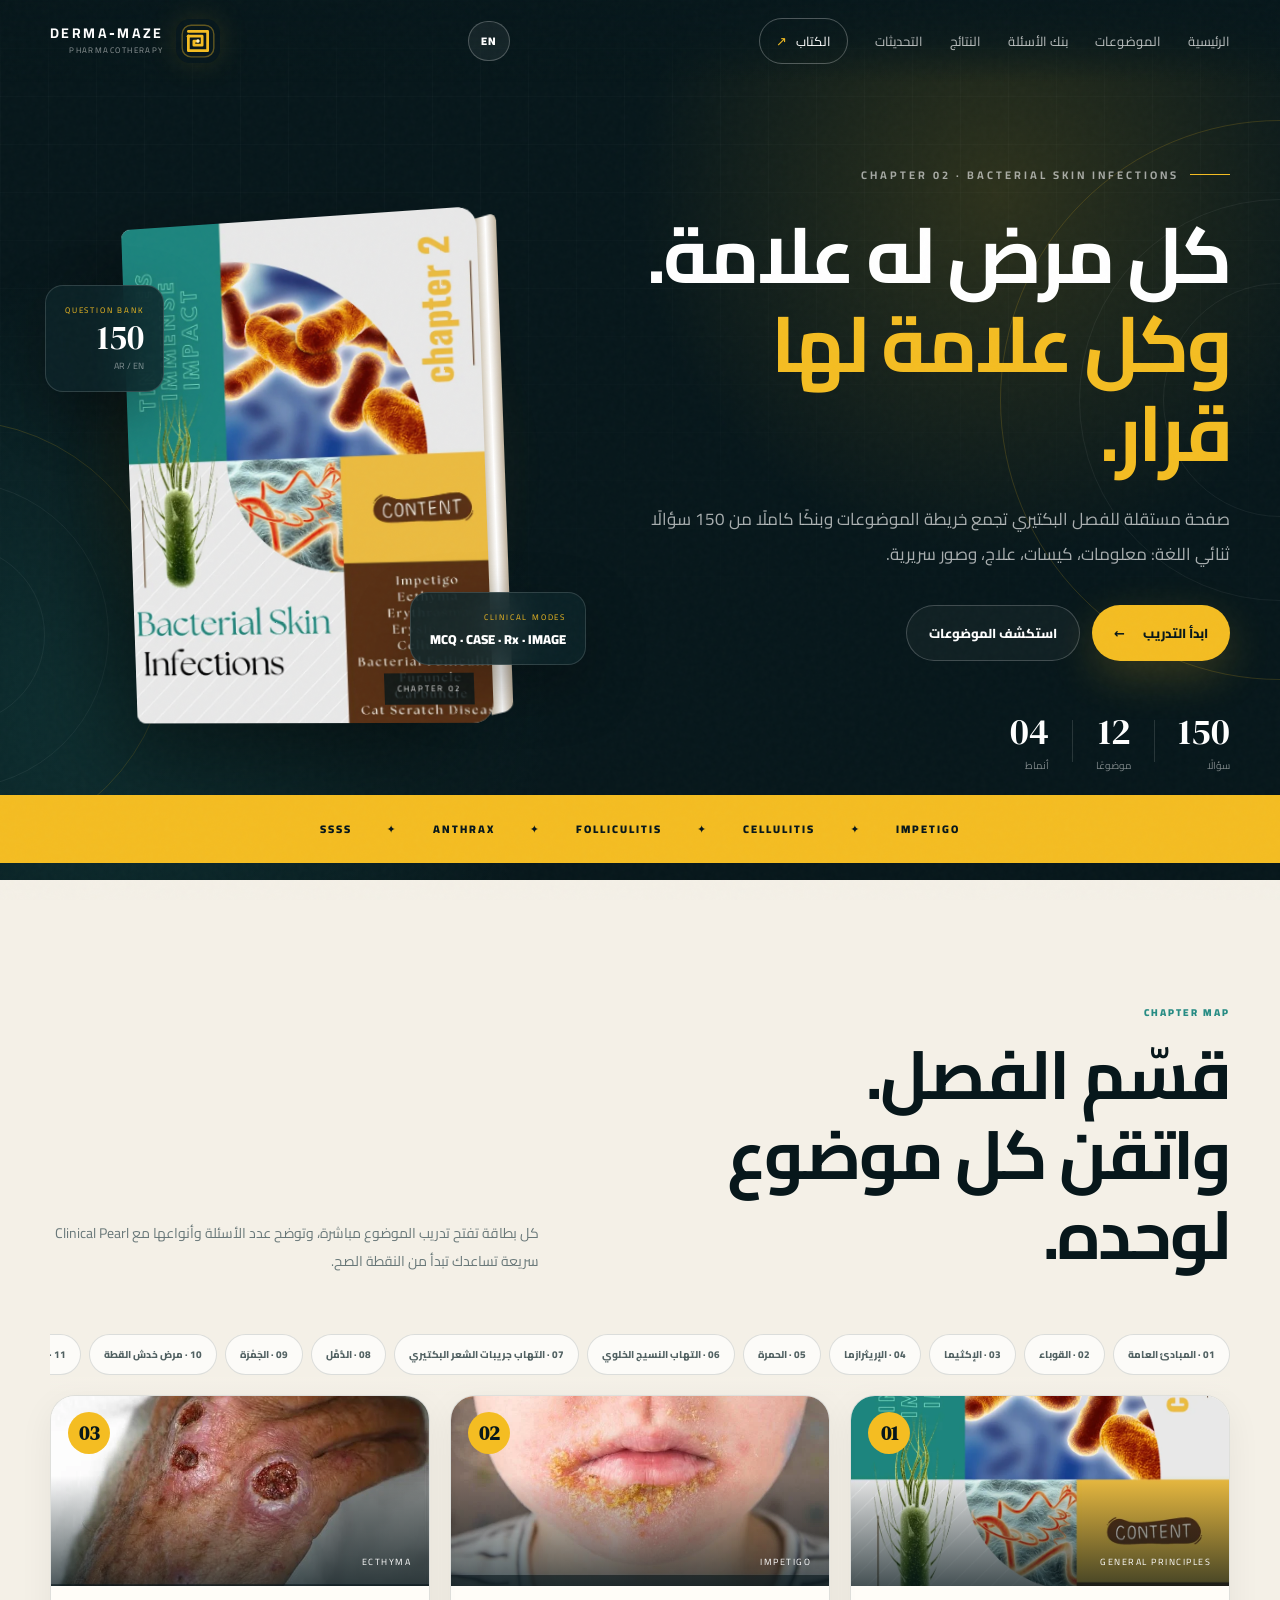
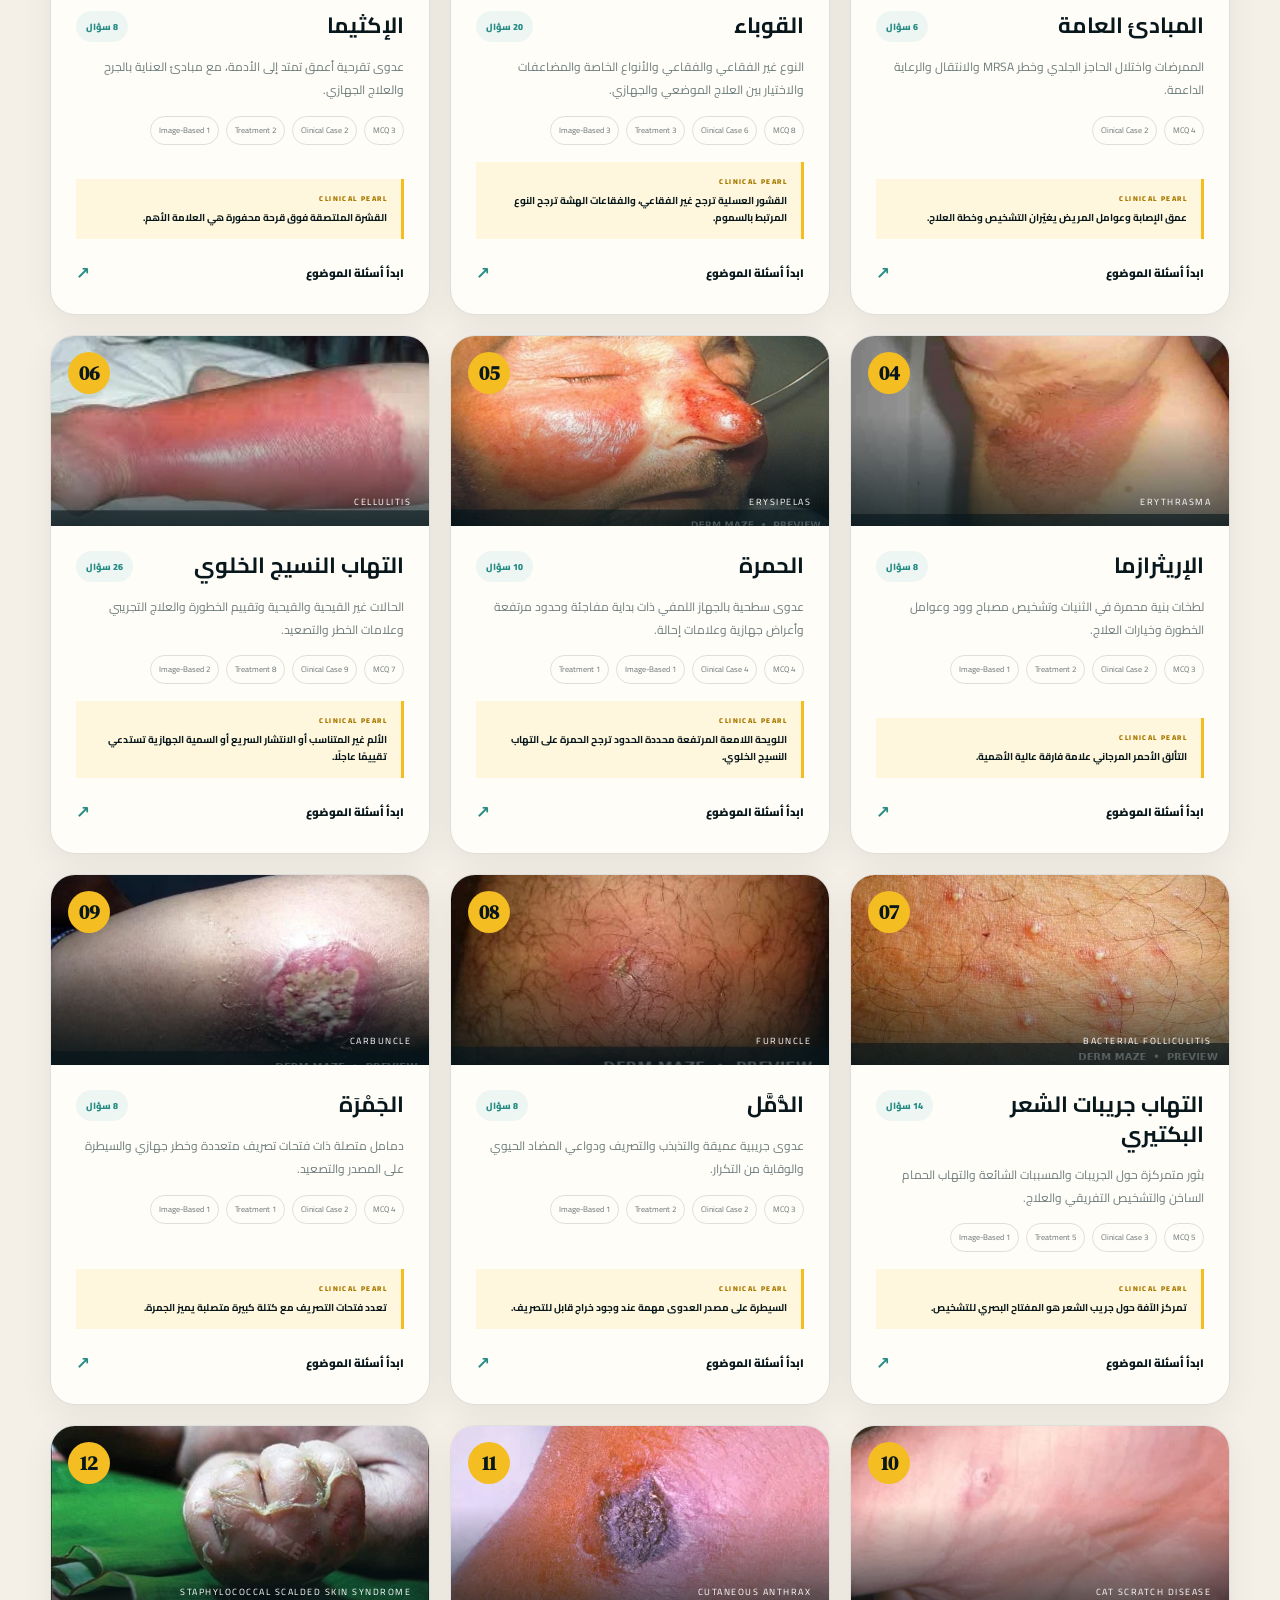
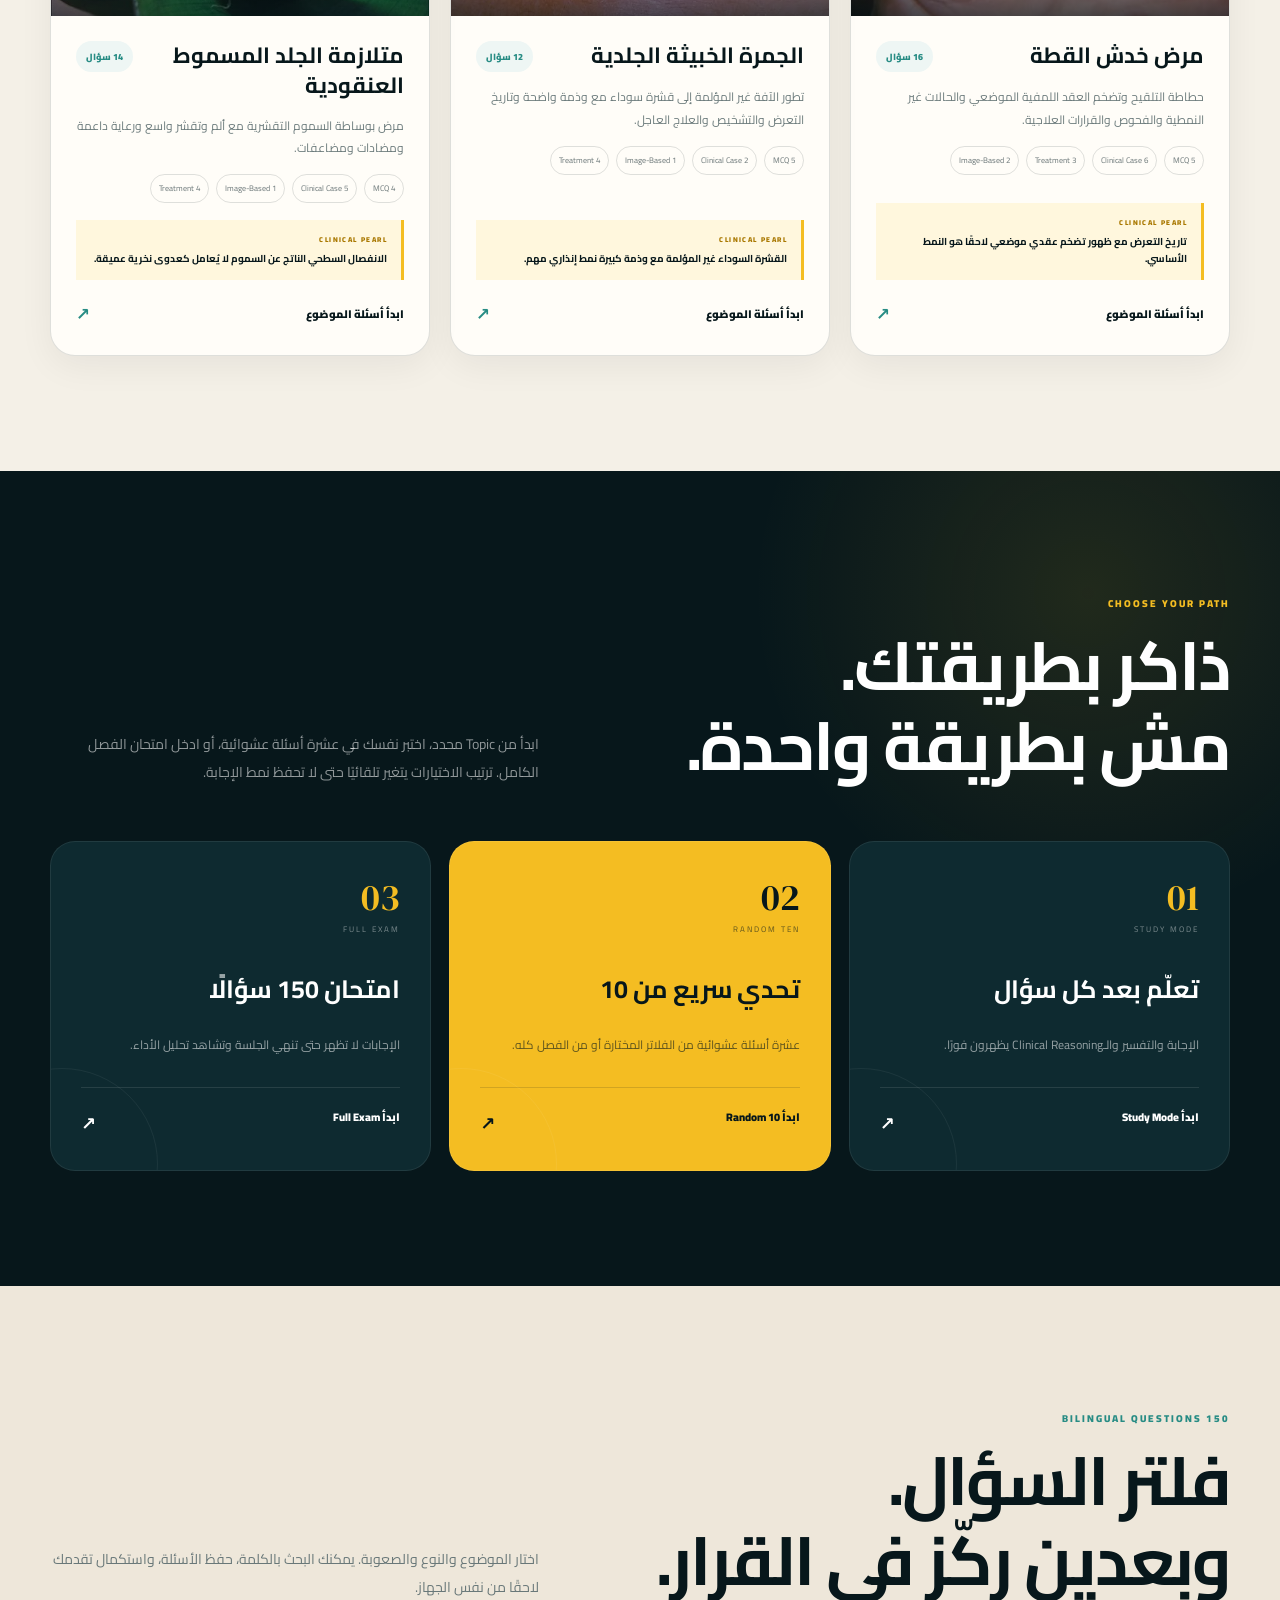
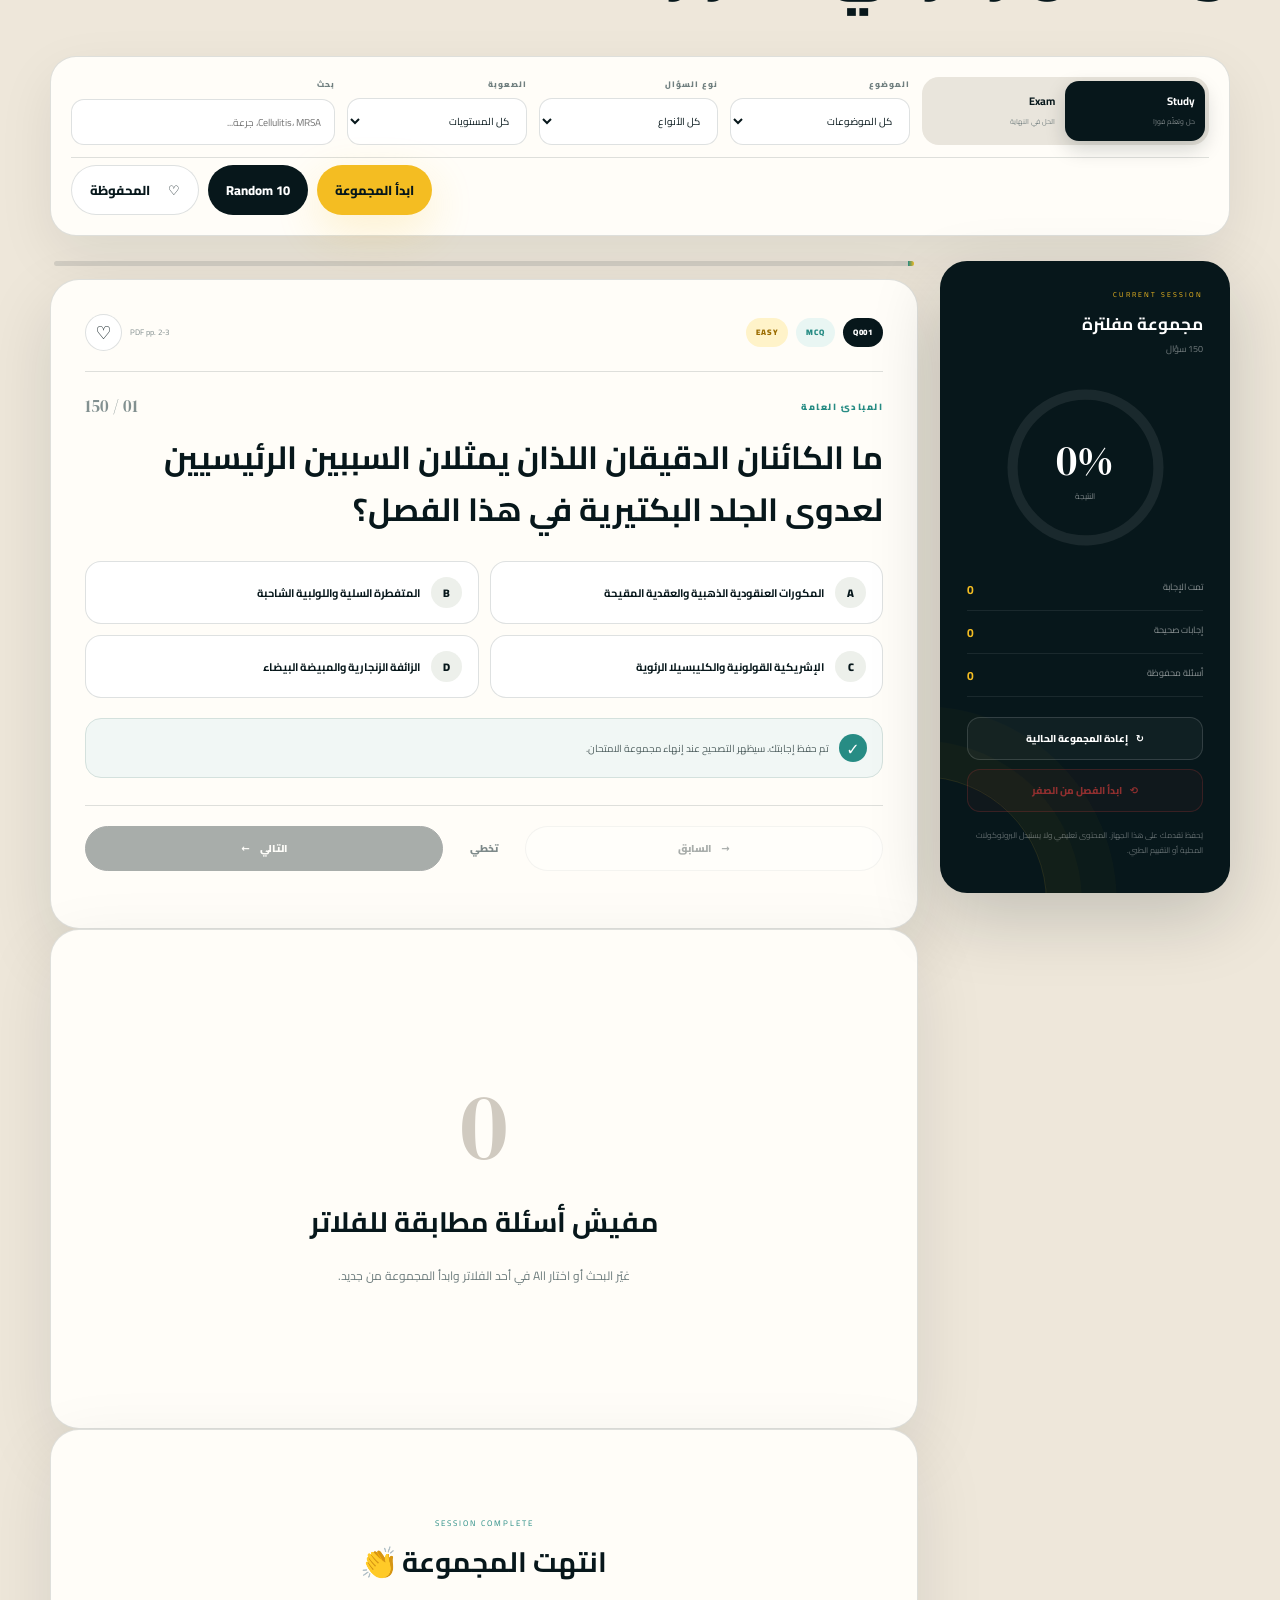
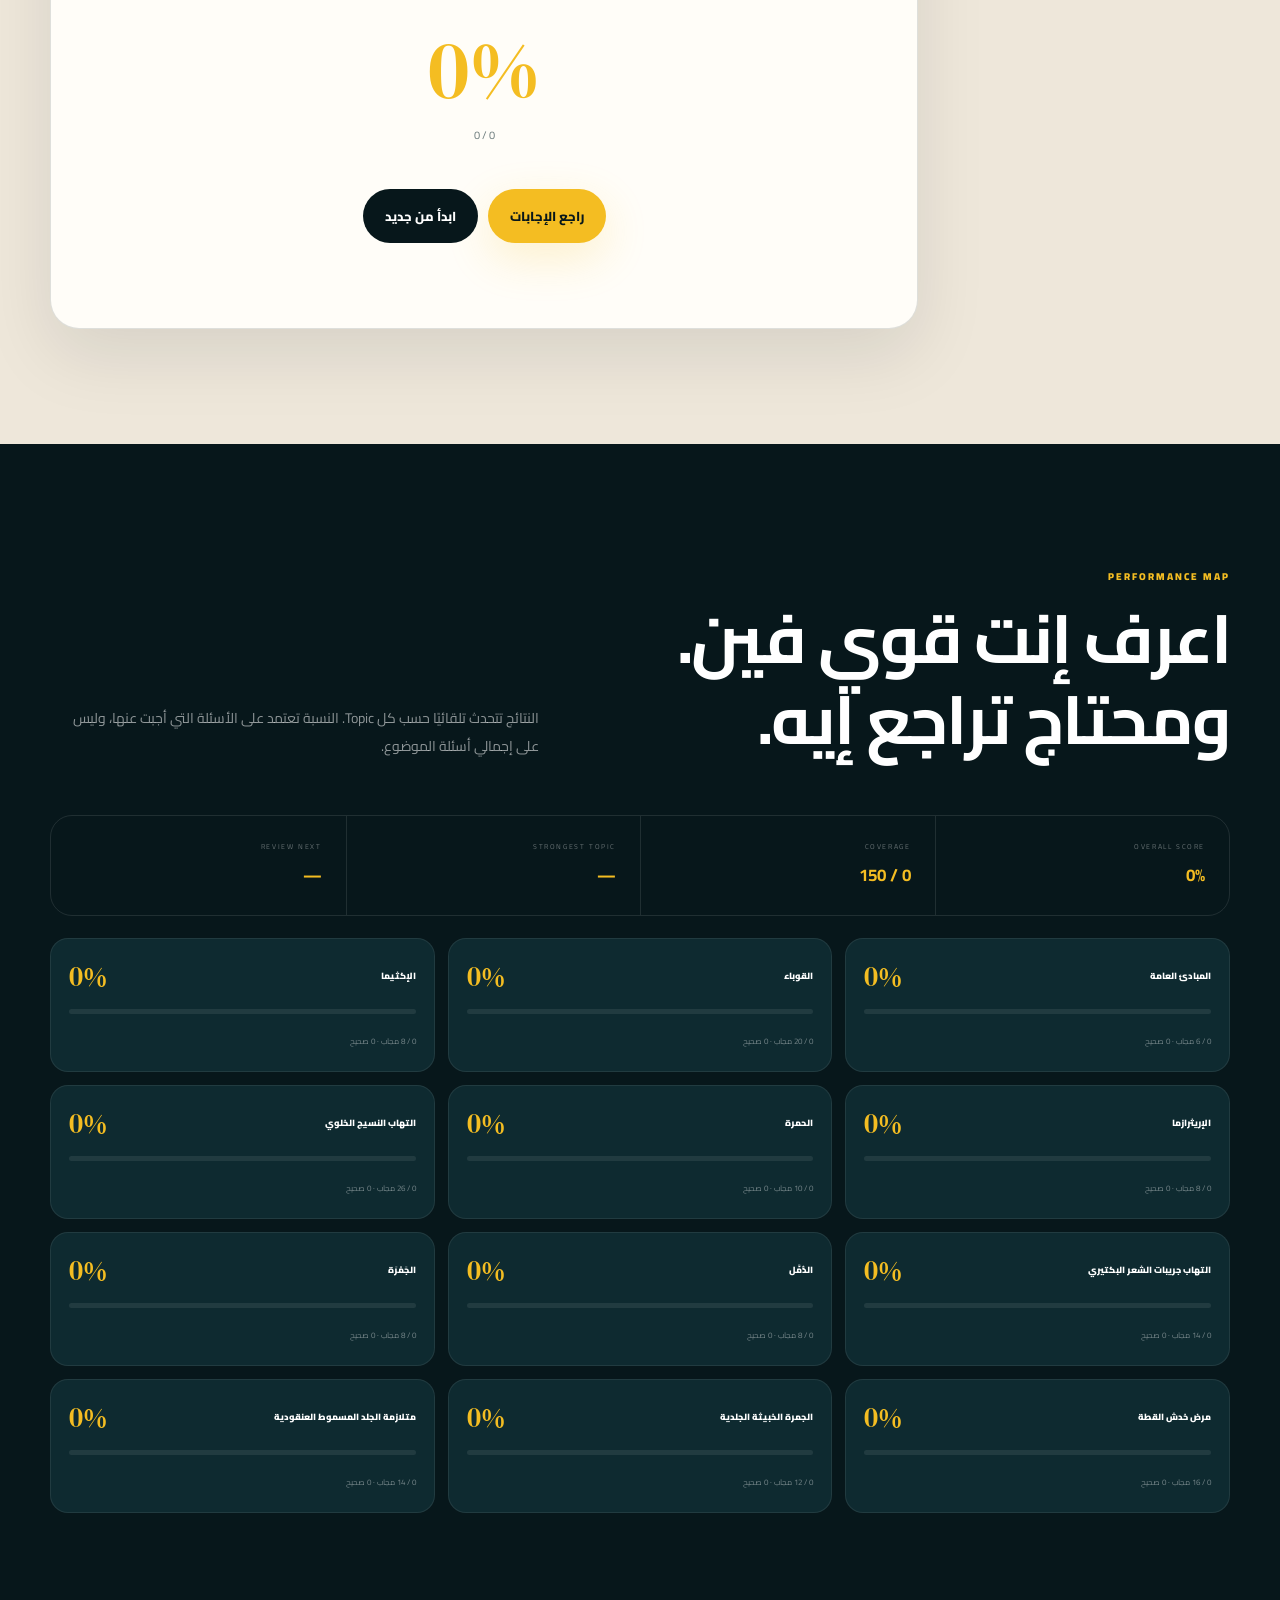
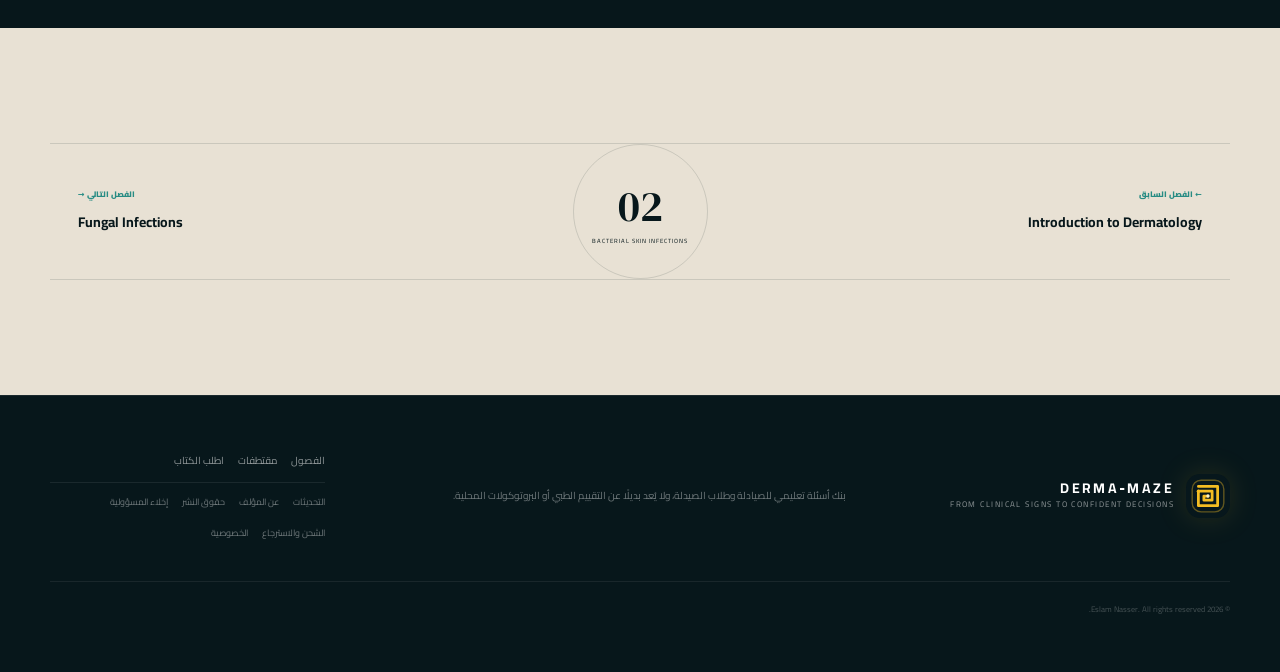
<file: bacterial.html>
<!DOCTYPE html>

<html dir="rtl" lang="ar">
<head>
<meta charset="utf-8"/>
<meta content="width=device-width, initial-scale=1" name="viewport"/>
<meta content="#07171b" name="theme-color"/>




<title>Bacterial Skin Infections Questions | Derma-Maze</title>
<link href="assets/favicon.svg" rel="icon" type="image/svg+xml"/>
<link href="https://fonts.googleapis.com" rel="preconnect"/>
<link crossorigin="" href="https://fonts.gstatic.com" rel="preconnect"/>
<link href="https://fonts.googleapis.com/css2?family=Cairo:wght@400;500;600;700;800;900&amp;family=DM+Serif+Display&amp;family=Inter:wght@400;500;600;700;800&amp;display=swap" rel="stylesheet"/>
<link href="styles.css" rel="stylesheet"/>
<link href="bacterial.css" rel="stylesheet"/>
<meta content="Practice 150 bilingual questions on impetigo, cellulitis, erysipelas, folliculitis, furuncles, carbuncles, cutaneous anthrax, SSSS, and treatment selection." name="description"/><meta content="Eslam Nasser" name="author"/><meta content="index, follow, max-image-preview:large" name="robots"/><meta content="Derma-Maze" property="og:site_name"/><meta content="website" property="og:type"/><meta content="ar_EG" property="og:locale"/><meta content="en_US" property="og:locale:alternate"/><meta content="Bacterial Skin Infections Questions | Derma-Maze" property="og:title"/><meta content="Practice 150 bilingual questions on impetigo, cellulitis, erysipelas, folliculitis, furuncles, carbuncles, cutaneous anthrax, SSSS, and treatment selection." property="og:description"/><meta content="https://pharmacy-nexus.github.io/Derma-Maze/bacterial.html" property="og:url"/><meta content="https://pharmacy-nexus.github.io/Derma-Maze/assets/og-bacterial.jpg" property="og:image"/><meta content="https://pharmacy-nexus.github.io/Derma-Maze/assets/og-bacterial.jpg" property="og:image:secure_url"/><meta content="image/jpeg" property="og:image:type"/><meta content="1200" property="og:image:width"/><meta content="630" property="og:image:height"/><meta content="Bacterial Skin Infections — Derma-Maze" property="og:image:alt"/><meta content="summary_large_image" name="twitter:card"/><meta content="Bacterial Skin Infections Questions | Derma-Maze" name="twitter:title"/><meta content="Practice 150 bilingual questions on impetigo, cellulitis, erysipelas, folliculitis, furuncles, carbuncles, cutaneous anthrax, SSSS, and treatment selection." name="twitter:description"/><meta content="https://pharmacy-nexus.github.io/Derma-Maze/assets/og-bacterial.jpg" name="twitter:image"/><link href="https://pharmacy-nexus.github.io/Derma-Maze/bacterial.html" rel="canonical"/><link href="assets/apple-touch-icon.png" rel="apple-touch-icon" sizes="180x180"/><link href="assets/favicon-32.png" rel="icon" sizes="32x32" type="image/png"/><link href="manifest.webmanifest" rel="manifest"/><script id="seoStructuredData" type="application/ld+json">{"@context": "https://schema.org", "@type": "LearningResource", "name": "Bacterial Skin Infections", "description": "Practice 150 bilingual questions on impetigo, cellulitis, erysipelas, folliculitis, furuncles, carbuncles, cutaneous anthrax, SSSS, and treatment selection.", "url": "https://pharmacy-nexus.github.io/Derma-Maze/bacterial.html", "inLanguage": ["ar", "en"], "educationalUse": ["Self assessment", "Revision"], "isPartOf": {"@type": "Book", "name": "Derma-Maze Volume 1: Pharmacotherapy of Dermatology", "url": "https://pharmacy-nexus.github.io/Derma-Maze/"}, "author": {"@type": "Person", "name": "Eslam Nasser"}}</script></head>
<body class="bac-page">
<div id="scrollProgress"></div>
<div class="noise"></div>
<header class="topbar bac-topbar">
<div class="shell nav-wrap">
<a aria-label="Derma Maze home" class="logo" href="index.html#home">
<span aria-hidden="true" class="logo-maze"><img alt="" src="assets/favicon.svg"/></span>
<span class="logo-type"><b>DERMA‑MAZE</b><small>PHARMACOTHERAPY</small></span>
</a>
<div class="nav-actions-premium">
<button aria-label="Switch language" class="lang-pill" id="langBtn">EN</button>
<button aria-label="Open menu" class="menu" id="menuBtn"><span></span><span></span></button>
</div>
<nav id="mainNav">
<a data-bac-i18n="nav.home" href="index.html">الرئيسية</a>
<a data-bac-i18n="nav.topics" href="#topics">الموضوعات</a>
<a data-bac-i18n="nav.questions" href="#question-bank">بنك الأسئلة</a>
<a data-bac-i18n="nav.results" href="#results">النتائج</a>
<a data-i18n="nav.updates" href="updates.html">التحديثات</a>
<a class="nav-buy" href="index.html#buy"><span data-bac-i18n="nav.book">الكتاب</span> <em>↗</em></a>
</nav>
</div>
</header>
<main>
<section class="bac-hero" id="chapter-top">
<div class="bac-orbit bac-orbit-one"></div>
<div class="bac-orbit bac-orbit-two"></div>
<div class="shell bac-hero-grid">
<div class="bac-hero-copy reveal">
<div class="kicker"><span></span><b>CHAPTER 02 · BACTERIAL SKIN INFECTIONS</b></div>
<h1 data-bac-i18n-html="hero.title">كل مرض له علامة.<br/><strong>وكل علامة لها قرار.</strong></h1>
<p data-bac-i18n="hero.text">صفحة مستقلة للفصل البكتيري تجمع خريطة الموضوعات وبنكًا كاملًا من 150 سؤالًا ثنائي اللغة: معلومات، كيسات، علاج، وصور سريرية.</p>
<div class="bac-hero-actions">
<a class="button primary" href="#question-bank"><span data-bac-i18n="hero.start">ابدأ التدريب</span><span>←</span></a>
<a class="button ghost" data-bac-i18n="hero.explore" href="#topics">استكشف الموضوعات</a>
</div>
<div class="bac-hero-stats">
<div><b>150</b><span data-bac-i18n="hero.q">سؤالًا</span></div>
<i></i>
<div><b>12</b><span data-bac-i18n="hero.t">موضوعًا</span></div>
<i></i>
<div><b>04</b><span data-bac-i18n="hero.m">أنماط</span></div>
</div>
</div>
<div class="bac-hero-art reveal">
<div class="bac-cover-halo"></div>
<div class="bac-cover">
<img alt="Bacterial Skin Infections chapter cover" src="assets/bacterial-01.webp"/>
<span>CHAPTER 02</span>
</div>
<div class="bac-float-card bac-float-a"><small>QUESTION BANK</small><b>150</b><span>AR / EN</span></div>
<div class="bac-float-card bac-float-b"><small>CLINICAL MODES</small><b>MCQ · CASE · Rx · IMAGE</b></div>
</div>
</div>
<div class="bac-hero-strip">
<span>IMPE­TIGO</span><i>✦</i><span>CELLULITIS</span><i>✦</i><span>FOLLICULITIS</span><i>✦</i><span>ANTHRAX</span><i>✦</i><span>SSSS</span>
</div>
</section>
<section class="bac-section bac-topics-section" id="topics">
<div class="shell">
<header class="section-head reveal">
<div>
<span class="eyebrow">CHAPTER MAP</span>
<h2 data-bac-i18n-html="topics.title">قسّم الفصل.<br/>واتقن كل موضوع لوحده.</h2>
</div>
<p data-bac-i18n="topics.text">كل بطاقة تفتح تدريب الموضوع مباشرة، وتوضح عدد الأسئلة وأنواعها مع Clinical Pearl سريعة تساعدك تبدأ من النقطة الصح.</p>
</header>
<div aria-label="Topic navigator" class="bac-topic-jump" id="bacTopicJump"></div>
<div class="bac-topic-grid" id="bacTopicGrid"></div>
</div>
</section>
<section class="bac-section bac-study-path">
<div class="shell">
<header class="section-head light reveal">
<div><span class="eyebrow">CHOOSE YOUR PATH</span><h2 data-bac-i18n-html="path.title">ذاكر بطريقتك.<br/>مش بطريقة واحدة.</h2></div>
<p data-bac-i18n="path.text">ابدأ من Topic محدد، اختبر نفسك في عشرة أسئلة عشوائية، أو ادخل امتحان الفصل الكامل. ترتيب الاختيارات يتغير تلقائيًا حتى لا تحفظ نمط الإجابة.</p>
</header>
<div class="bac-path-grid">
<article class="bac-path-card reveal">
<span>01</span><small>STUDY MODE</small>
<h3 data-bac-i18n="path.studyTitle">تعلّم بعد كل سؤال</h3>
<p data-bac-i18n="path.studyText">الإجابة والتفسير والـClinical Reasoning يظهرون فورًا.</p>
<button class="bac-path-action" data-start-mode="study"><span data-bac-i18n="path.studyCta">ابدأ Study Mode</span><b>↗</b></button>
</article>
<article class="bac-path-card featured reveal">
<span>02</span><small>RANDOM TEN</small>
<h3 data-bac-i18n="path.randomTitle">تحدي سريع من 10</h3>
<p data-bac-i18n="path.randomText">عشرة أسئلة عشوائية من الفلاتر المختارة أو من الفصل كله.</p>
<button class="bac-path-action" id="randomTenHero"><span data-bac-i18n="path.randomCta">ابدأ Random 10</span><b>↗</b></button>
</article>
<article class="bac-path-card reveal">
<span>03</span><small>FULL EXAM</small>
<h3 data-bac-i18n="path.examTitle">امتحان 150 سؤالًا</h3>
<p data-bac-i18n="path.examText">الإجابات لا تظهر حتى تنهي الجلسة وتشاهد تحليل الأداء.</p>
<button class="bac-path-action" id="fullExamHero"><span data-bac-i18n="path.examCta">ابدأ Full Exam</span><b>↗</b></button>
</article>
</div>
</div>
</section>
<section class="bac-section bac-bank-section" id="question-bank">
<div class="shell">
<header class="section-head reveal">
<div><span class="eyebrow">150 BILINGUAL QUESTIONS</span><h2 data-bac-i18n-html="bank.title">فلتر السؤال.<br/>وبعدين ركّز في القرار.</h2></div>
<p data-bac-i18n="bank.text">اختار الموضوع والنوع والصعوبة. يمكنك البحث بالكلمة، حفظ الأسئلة، واستكمال تقدمك لاحقًا من نفس الجهاز.</p>
</header>
<div class="bac-filter-panel reveal">
<div class="bac-mode-switch" id="bacModeSwitch">
<button class="active" data-mode="study"><b data-bac-i18n="filter.study">Study</b><small data-bac-i18n="filter.studySub">حل وتعلّم فورًا</small></button>
<button data-mode="exam"><b data-bac-i18n="filter.exam">Exam</b><small data-bac-i18n="filter.examSub">الحل في النهاية</small></button>
</div>
<label>
<span data-bac-i18n="filter.topic">الموضوع</span>
<select id="bacTopicFilter"></select>
</label>
<label>
<span data-bac-i18n="filter.type">نوع السؤال</span>
<select id="bacTypeFilter"></select>
</label>
<label>
<span data-bac-i18n="filter.difficulty">الصعوبة</span>
<select id="bacDifficultyFilter"></select>
</label>
<label class="bac-search-field">
<span data-bac-i18n="filter.search">بحث</span>
<input autocomplete="off" id="bacSearch" placeholder="Cellulitis, MRSA, dose..." type="search"/>
</label>
<div class="bac-filter-actions">
<button class="button primary" id="bacApplyFilters"><span data-bac-i18n="filter.apply">ابدأ المجموعة</span></button>
<button class="button bac-dark-button" id="bacRandomTen"><span data-bac-i18n="filter.random">Random 10</span></button>
<button class="button bac-outline-button" id="bacBookmarksOnly"><span>♡</span><span data-bac-i18n="filter.bookmarks">المحفوظة</span></button>
</div>
</div>
<div class="bac-practice-layout">
<aside class="bac-session-sidebar reveal">
<div class="bac-session-head">
<small data-bac-i18n="session.label">CURRENT SESSION</small>
<b id="bacSessionTitle">All Topics</b>
<span id="bacSessionCount">150 questions</span>
</div>
<div class="bac-score-ring">
<svg aria-hidden="true" viewbox="0 0 120 120">
<circle cx="60" cy="60" r="50"></circle>
<circle class="arc" cx="60" cy="60" id="bacScoreArc" r="50"></circle>
</svg>
<div><b id="bacScorePercent">0%</b><span data-bac-i18n="session.score">النتيجة</span></div>
</div>
<div class="bac-mini-stats">
<div><span data-bac-i18n="session.answered">تمت الإجابة</span><b id="bacAnsweredCount">0</b></div>
<div><span data-bac-i18n="session.correct">إجابات صحيحة</span><b id="bacCorrectCount">0</b></div>
<div><span data-bac-i18n="session.saved">أسئلة محفوظة</span><b id="bacSavedCount">0</b></div>
</div>
<button class="bac-reset" id="bacResetSession"><span>↻</span><span data-bac-i18n="session.reset">إعادة الجلسة</span></button>
<button class="bac-reset bac-reset-all" id="bacResetAllProgress"><span>⟲</span><span data-bac-i18n="session.resetAll">ابدأ الفصل من الصفر</span></button>
<p data-bac-i18n="session.note">يُحفظ تقدمك على هذا الجهاز. المحتوى تعليمي ولا يستبدل البروتوكولات المحلية أو التقييم الطبي.</p>
</aside>
<div class="bac-question-stage reveal">
<div class="bac-progress-line"><i id="bacProgressBar"></i></div>
<article class="bac-question-card" id="bacQuestionCard">
<div class="bac-question-top">
<div>
<span id="bacQuestionId">Q001</span>
<b id="bacQuestionType">MCQ</b>
<em id="bacQuestionDifficulty">EASY</em>
</div>
<div>
<small id="bacQuestionSource">PDF pp. 2–3</small>
<button aria-label="Save question" class="bac-bookmark" id="bacBookmarkBtn">♡</button>
</div>
</div>
<div class="bac-question-context">
<span id="bacQuestionTopic">GENERAL PRINCIPLES</span>
<b id="bacQuestionCounter">01 / 150</b>
</div>
<figure class="bac-question-image" hidden="" id="bacQuestionImageWrap">
<img alt="Clinical image question" id="bacQuestionImage"/>
<button data-bac-i18n="question.zoom" id="bacZoomImage" type="button">تكبير الصورة</button>
</figure>
<h3 id="bacQuestionText">Loading question…</h3>
<div class="bac-options" id="bacOptions"></div>
<div class="bac-feedback" id="bacFeedback">
<div class="bac-feedback-title"><span id="bacFeedbackIcon">✓</span><b id="bacFeedbackTitle"></b></div>
<p id="bacExplanation"></p>
<div class="bac-reasoning"><small>CLINICAL REASONING</small><p id="bacReasoning"></p></div>
</div>
<div class="bac-exam-message" hidden="" id="bacExamMessage">
<span>✓</span><p data-bac-i18n="question.savedAnswer">تم حفظ إجابتك. سيظهر التصحيح عند إنهاء مجموعة الامتحان.</p>
</div>
<div class="bac-question-nav">
<button class="bac-nav-button" id="bacPrevQuestion"><span>→</span><span data-bac-i18n="question.previous">السابق</span></button>
<button class="bac-nav-button subtle" data-bac-i18n="question.skip" id="bacSkipQuestion">تخطي</button>
<button class="bac-nav-button next" disabled="" id="bacNextQuestion"><span data-bac-i18n="question.next">التالي</span><span>←</span></button>
</div>
</article>
<div class="bac-empty-state" hidden="" id="bacEmptyState">
<span>0</span>
<h3 data-bac-i18n="empty.title">مفيش أسئلة مطابقة للفلاتر</h3>
<p data-bac-i18n="empty.text">غيّر البحث أو اختار All في أحد الفلاتر وابدأ المجموعة من جديد.</p>
</div>
<div class="bac-exam-finish" hidden="" id="bacExamFinish">
<small>SESSION COMPLETE</small>
<h3 id="bacExamFinishTitle">انتهت المجموعة 👏</h3>
<div class="bac-finish-score"><b id="bacFinishPercent">0%</b><span id="bacFinishDetail">0 / 0</span></div>
<p id="bacFinishText"></p>
<div><button class="button primary" data-bac-i18n="finish.review" id="bacReviewExam">راجع الإجابات</button><button class="button bac-dark-button" data-bac-i18n="finish.restart" id="bacRestartExam">ابدأ من جديد</button></div>
</div>
</div>
</div>
</div>
</section>
<section class="bac-section bac-results-section" id="results">
<div class="shell">
<header class="section-head light reveal">
<div><span class="eyebrow">PERFORMANCE MAP</span><h2 data-bac-i18n-html="results.title">اعرف إنت قوي فين.<br/>ومحتاج تراجع إيه.</h2></div>
<p data-bac-i18n="results.text">النتائج تتحدث تلقائيًا حسب كل Topic. النسبة تعتمد على الأسئلة التي أجبت عنها، وليس على إجمالي أسئلة الموضوع.</p>
</header>
<div class="bac-overall-strip reveal">
<div><small data-bac-i18n="results.overall">OVERALL SCORE</small><b id="bacOverallScore">0%</b></div>
<div><small data-bac-i18n="results.coverage">COVERAGE</small><b id="bacCoverage">0 / 150</b></div>
<div><small data-bac-i18n="results.strongest">STRONGEST TOPIC</small><b id="bacStrongest">—</b></div>
<div><small data-bac-i18n="results.review">REVIEW NEXT</small><b id="bacReviewNext">—</b></div>
</div>
<div class="bac-results-grid" id="bacResultsGrid"></div>
</div>
</section>
<section class="bac-section bac-chapter-next">
<div class="shell bac-chapter-next-grid reveal">
<a href="intro.html"><small data-bac-i18n="next.previous">← الفصل السابق</small><b>Introduction to Dermatology</b></a>
<div><span>02</span><small>BACTERIAL SKIN INFECTIONS</small></div>
<a href="fungal.html"><small data-bac-i18n="next.next">الفصل التالي →</small><b>Fungal Infections</b></a>
</div>
</section>
</main>
<footer>
<div class="shell footer-grid">
<a class="logo footer-logo" href="index.html"><span aria-hidden="true" class="logo-maze"><img alt="" src="assets/favicon.svg"/></span><span class="logo-type"><b>DERMA‑MAZE</b><small>From clinical signs to confident decisions</small></span></a>
<p data-bac-i18n="footer.disclaimer">بنك أسئلة تعليمي للصيادلة وطلاب الصيدلة، ولا يُعد بديلًا عن التقييم الطبي أو البروتوكولات المحلية.</p>
<div class="footer-links">
<span class="footer-primary-links">
<a data-i18n="nav.chapters" href="index.html#chapters">الفصول</a>
<a data-i18n="nav.preview" href="index.html#preview">مقتطفات</a>
<a data-i18n="nav.order" href="index.html#buy">اطلب الكتاب</a>
</span>
<span class="footer-legal-links"><a href="updates.html" data-i18n="footer.updates">التحديثات</a>
<a data-i18n="footer.about" href="about.html">عن المؤلف</a>
<a data-i18n="footer.copyright" href="copyright.html">حقوق النشر</a>
<a data-i18n="footer.disclaimerLink" href="disclaimer.html">إخلاء المسؤولية</a>
<a data-i18n="footer.shipping" href="shipping-returns.html">الشحن والاسترجاع</a>
<a data-i18n="footer.privacy" href="privacy.html">الخصوصية</a>
</span>
</div>
<small>© 2026 Eslam Nasser. All rights reserved.</small>
</div>
</footer>
<dialog id="bacImageDialog">
<button aria-label="Close" id="bacCloseImage">×</button>
<img alt="Clinical image" id="bacDialogImage"/>
<span>DERMA‑MAZE • EDUCATIONAL IMAGE</span>
</dialog>
<script src="shared.js"></script>
<script src="bacterial-data-1.js"></script>
<script src="bacterial-data-2.js"></script>
<script src="bacterial-data-3.js"></script>
<script src="bacterial.js"></script>
</body>
</html>
</file>
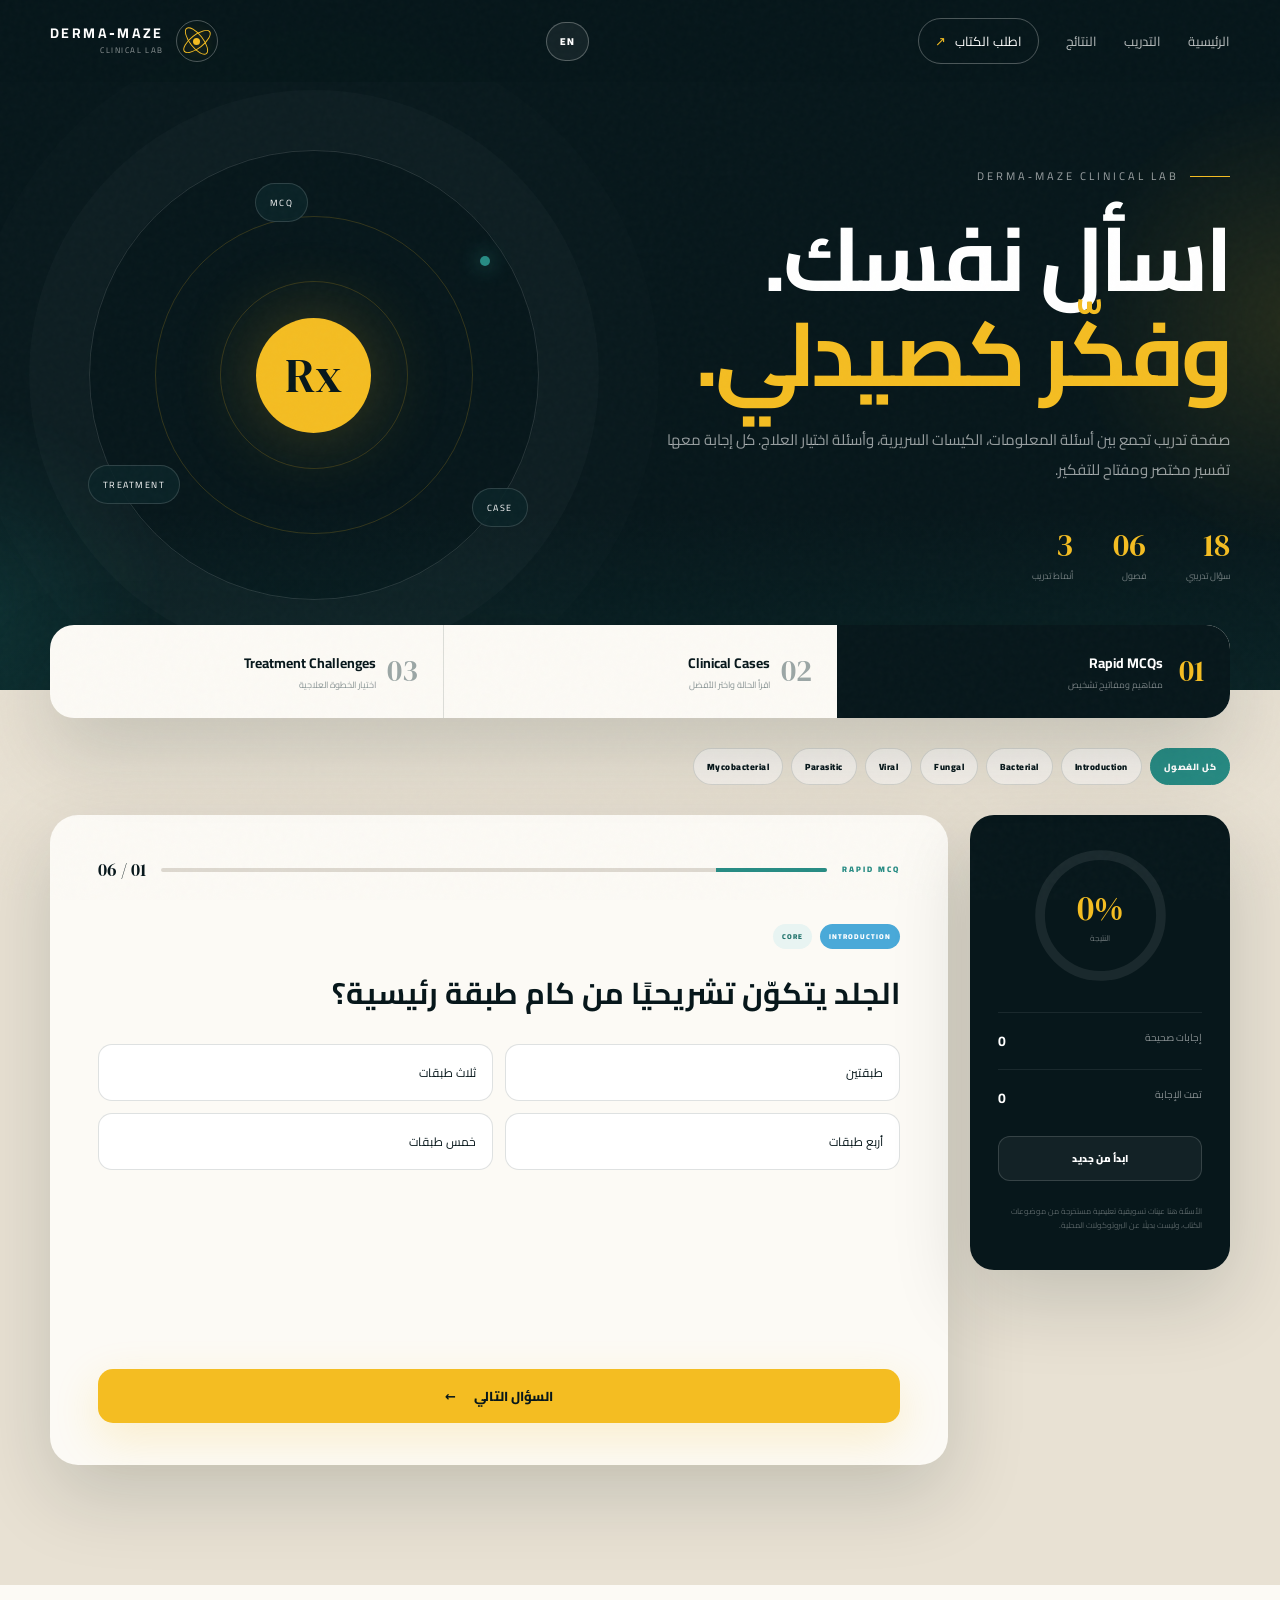
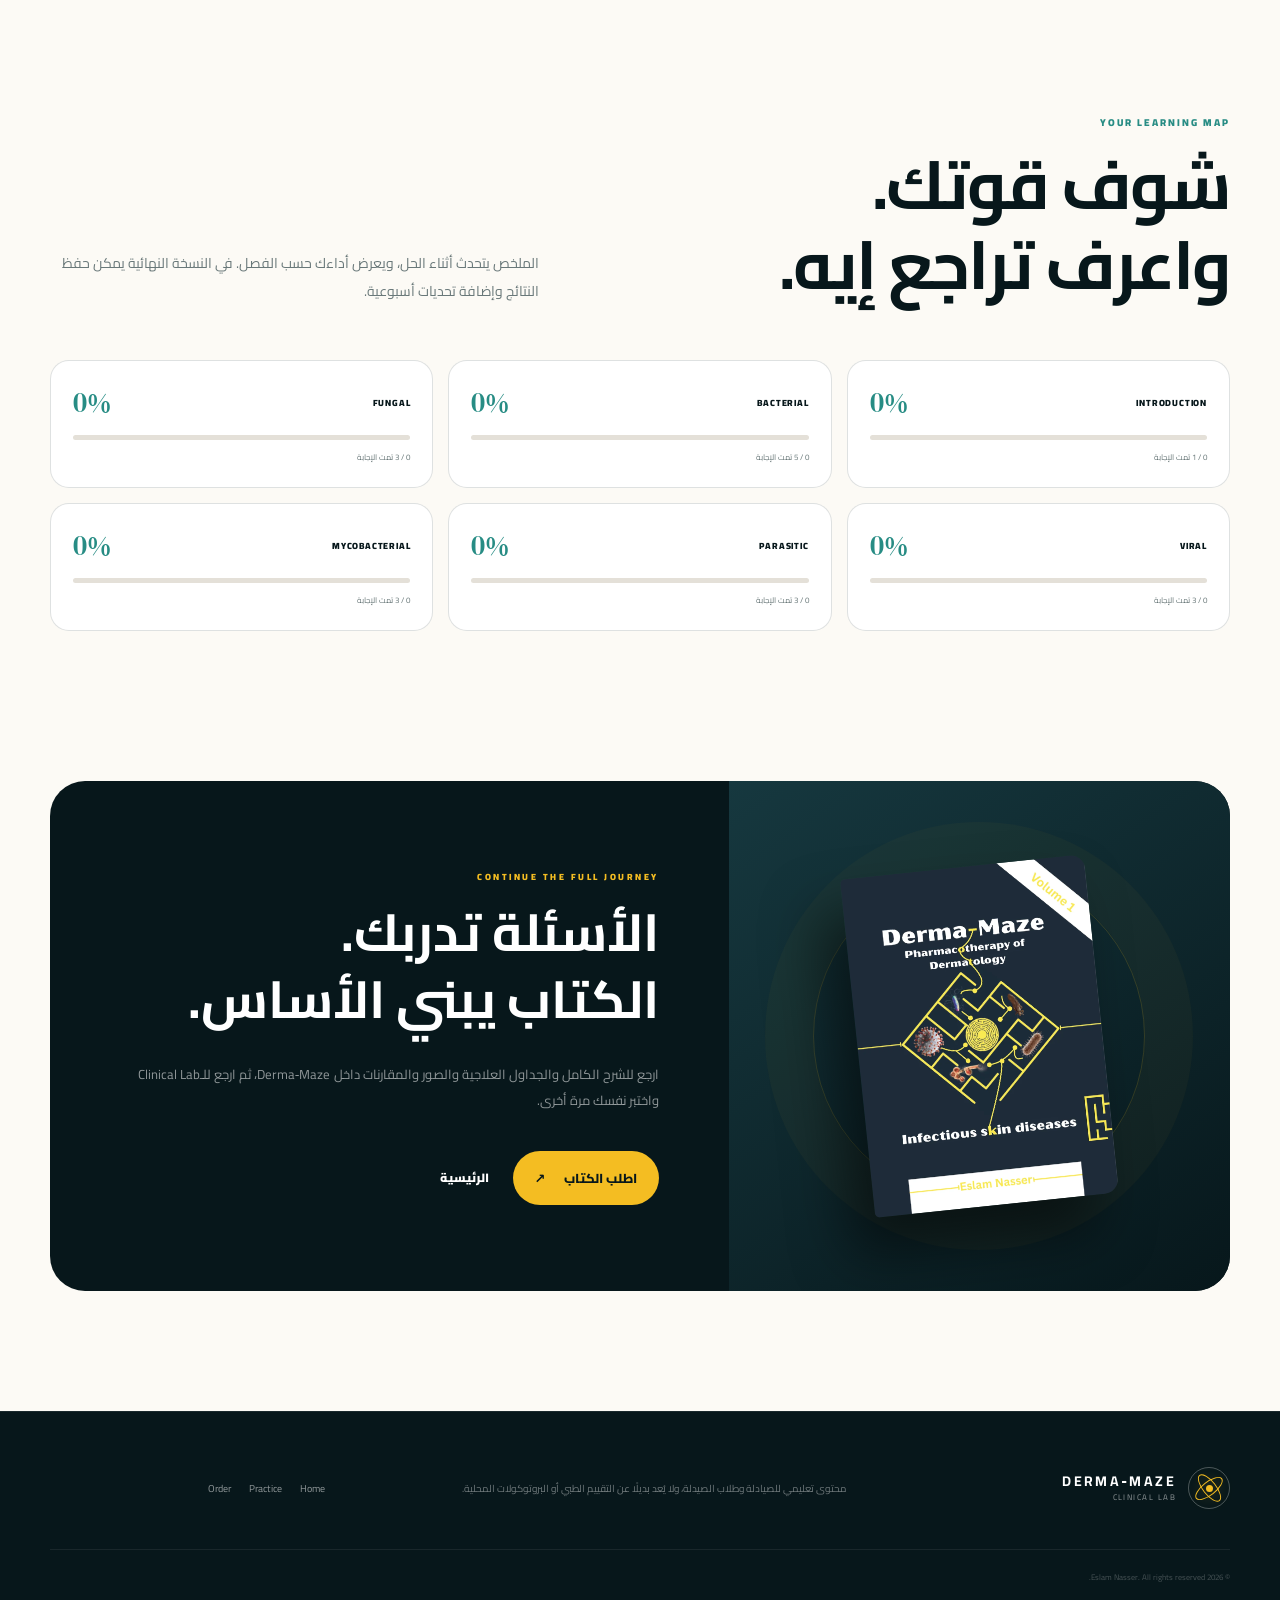
<file: clinical-lab.html>
<!doctype html>
<html lang="ar" dir="rtl">
<head>
  <meta charset="utf-8" />
  <meta name="viewport" content="width=device-width, initial-scale=1" />
  <meta name="theme-color" content="#07171b" />
  <meta name="description" content="Derma-Maze Clinical Lab — MCQs, cases and treatment challenges." />
  <title>Clinical Lab | Derma‑Maze</title>
  <link rel="preconnect" href="https://fonts.googleapis.com">
  <link rel="preconnect" href="https://fonts.gstatic.com" crossorigin>
  <link href="https://fonts.googleapis.com/css2?family=Cairo:wght@400;500;600;700;800;900&family=DM+Serif+Display&family=Inter:wght@400;500;600;700;800&display=swap" rel="stylesheet">
  <link rel="stylesheet" href="styles.css" />
</head>
<body class="lab-page">
  <div id="scrollProgress"></div><div class="noise"></div>
  <header class="topbar solid-bar">
    <div class="shell nav-wrap">
      <a class="logo" href="index.html"><span class="logo-orbit"><i></i></span><span class="logo-type"><b>DERMA‑MAZE</b><small>Clinical Lab</small></span></a>
      <div class="nav-actions-premium"><button class="lang-pill" id="langBtn">EN</button><button class="menu" id="menuBtn"><span></span><span></span></button></div>
      <nav id="mainNav"><a href="index.html" data-i18n="labNav.home">الرئيسية</a><a href="#practice" data-i18n="labNav.practice">التدريب</a><a href="#results" data-i18n="labNav.results">النتائج</a><a href="index.html#buy" class="nav-buy"><span data-i18n="nav.order">اطلب الكتاب</span> <em>↗</em></a></nav>
    </div>
  </header>

  <main>
    <section class="lab-hero">
      <div class="hero-glow glow-a"></div><div class="hero-glow glow-b"></div>
      <div class="shell lab-hero-grid">
        <div class="reveal">
          <div class="kicker"><span></span>DERMA‑MAZE CLINICAL LAB</div>
          <h1 data-i18n-html="labPage.title">اسأل نفسك.<br><strong>وفكّر كصيدلي.</strong></h1>
          <p data-i18n="labPage.text">صفحة تدريب تجمع بين أسئلة المعلومات، الكيسات السريرية، وأسئلة اختيار العلاج. كل إجابة معها تفسير مختصر ومفتاح للتفكير.</p>
          <div class="lab-hero-stats"><span><b id="questionTotal">18</b><small data-i18n="labPage.qCount">سؤال تدريبي</small></span><span><b>06</b><small data-i18n="labPage.chCount">فصول</small></span><span><b>3</b><small data-i18n="labPage.modes">أنماط تدريب</small></span></div>
        </div>
        <div class="lab-orbit reveal"><div class="orbit-core">Rx</div><span class="orbit o1">MCQ</span><span class="orbit o2">CASE</span><span class="orbit o3">TREATMENT</span><i></i></div>
      </div>
    </section>

    <section class="lab-control-zone" id="practice">
      <div class="shell">
        <div class="mode-switch reveal" id="modeSwitch">
          <button class="active" data-mode="mcq"><span>01</span><b data-i18n="modes.mcq">Rapid MCQs</b><small data-i18n="modes.mcqSub">مفاهيم ومفاتيح تشخيص</small></button>
          <button data-mode="case"><span>02</span><b data-i18n="modes.case">Clinical Cases</b><small data-i18n="modes.caseSub">اقرأ الحالة واختر الأفضل</small></button>
          <button data-mode="treatment"><span>03</span><b data-i18n="modes.treatment">Treatment Challenges</b><small data-i18n="modes.treatmentSub">اختيار الخطوة العلاجية</small></button>
        </div>

        <div class="chapter-filter reveal" id="chapterFilter"></div>

        <div class="practice-layout">
          <aside class="lab-sidebar reveal">
            <div class="score-ring"><svg viewBox="0 0 120 120"><circle cx="60" cy="60" r="50"></circle><circle id="scoreArc" cx="60" cy="60" r="50"></circle></svg><div><b id="scorePercent">0%</b><small data-i18n="sidebar.score">النتيجة</small></div></div>
            <div class="side-stat"><span data-i18n="sidebar.correct">إجابات صحيحة</span><b id="correctCount">0</b></div>
            <div class="side-stat"><span data-i18n="sidebar.answered">تمت الإجابة</span><b id="answeredCount">0</b></div>
            <button class="reset-btn" id="resetBtn" data-i18n="sidebar.reset">ابدأ من جديد</button>
            <p data-i18n="sidebar.note">الأسئلة هنا عينات تسويقية تعليمية مستخرجة من موضوعات الكتاب، وليست بديلًا عن البروتوكولات المحلية.</p>
          </aside>

          <article class="practice-card reveal" id="questionCard">
            <div class="practice-head"><span id="modeLabel">RAPID MCQ</span><div><i id="practiceBar"></i></div><b id="practiceCount">01 / 06</b></div>
            <div class="question-meta"><span id="chapterBadge">BACTERIAL</span><small id="difficultyBadge">CORE</small></div>
            <div class="case-vignette" id="caseVignette"></div>
            <h2 id="questionText"></h2>
            <div class="lab-options" id="labOptions"></div>
            <div class="lab-feedback" id="labFeedback"><span></span><p></p></div>
            <div class="reasoning-box" id="reasoningBox"><small data-i18n="practice.reasoning">CLINICAL REASONING</small><p id="reasoningText"></p></div>
            <button class="button primary full" id="nextBtn" disabled><span data-i18n="practice.next">السؤال التالي</span> <span>←</span></button>
          </article>
        </div>
      </div>
    </section>

    <section class="section results-zone" id="results">
      <div class="shell">
        <header class="section-head reveal"><div><span class="eyebrow">YOUR LEARNING MAP</span><h2 data-i18n-html="results.title">شوف قوتك.<br>واعرف تراجع إيه.</h2></div><p data-i18n="results.text">الملخص يتحدث أثناء الحل، ويعرض أداءك حسب الفصل. في النسخة النهائية يمكن حفظ النتائج وإضافة تحديات أسبوعية.</p></header>
        <div class="chapter-results" id="chapterResults"></div>
      </div>
    </section>

    <section class="section buy lab-buy"><div class="shell buy-card reveal"><div class="buy-art"><img src="assets/cover-01.webp" alt="Derma-Maze cover"></div><div class="buy-copy"><span>CONTINUE THE FULL JOURNEY</span><h2 data-i18n-html="labBuy.title">الأسئلة تدربك.<br>الكتاب يبني الأساس.</h2><p data-i18n="labBuy.text">ارجع للشرح الكامل والجداول العلاجية والصور والمقارنات داخل Derma‑Maze، ثم ارجع للـClinical Lab واختبر نفسك مرة أخرى.</p><div class="buy-actions"><a class="button gold" href="index.html#buy"><span data-i18n="nav.order">اطلب الكتاب</span> <span>↗</span></a><a class="text-button" href="index.html" data-i18n="labNav.home">الرئيسية</a></div></div></div></section>
  </main>

  <footer><div class="shell footer-grid"><a class="logo footer-logo" href="index.html"><span class="logo-orbit"><i></i></span><span class="logo-type"><b>DERMA‑MAZE</b><small>Clinical Lab</small></span></a><p data-i18n="footer.disclaimer">محتوى تعليمي للصيادلة وطلاب الصيدلة، ولا يُعد بديلًا عن التقييم الطبي أو البروتوكولات المحلية.</p><div><a href="index.html">Home</a><a href="#practice">Practice</a><a href="index.html#buy">Order</a></div><small>© 2026 Eslam Nasser. All rights reserved.</small></div></footer>

  <script src="shared.js"></script>
  <script src="lab.js"></script>
</body>
</html>
</file>
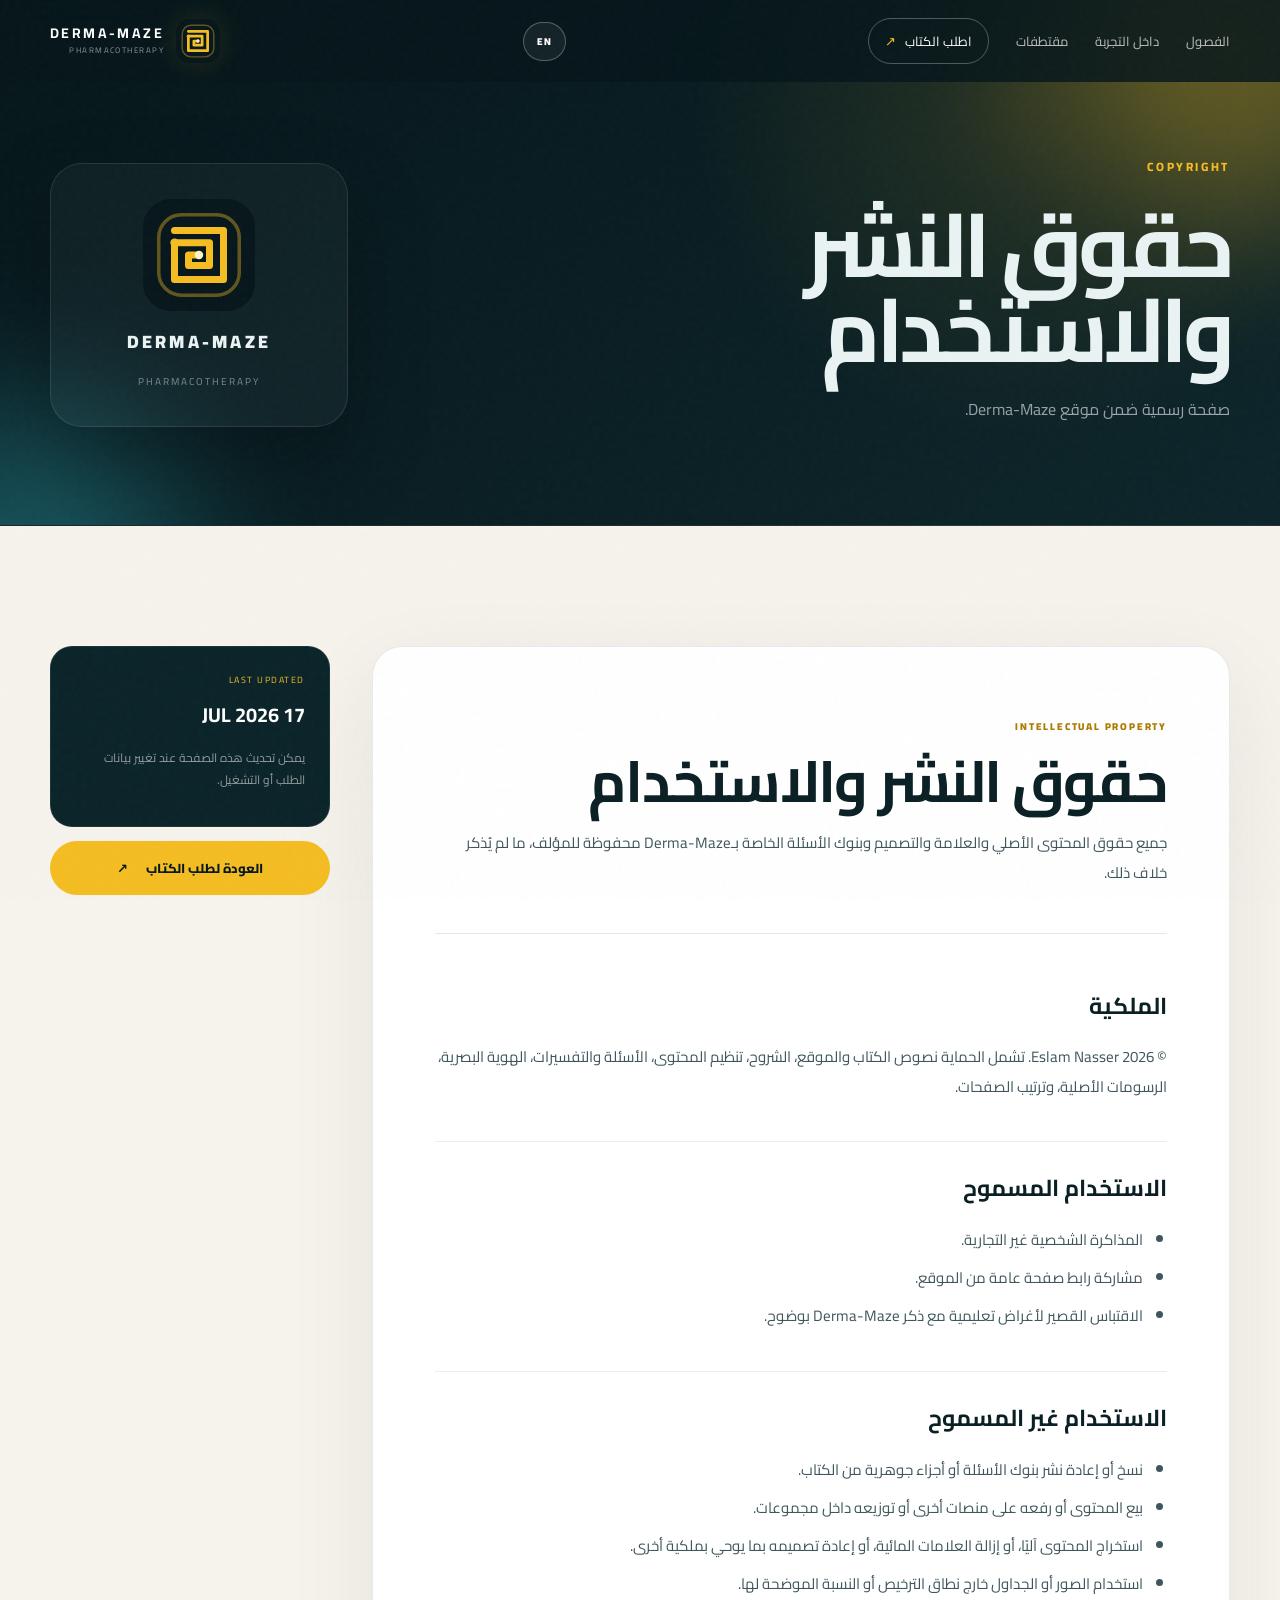
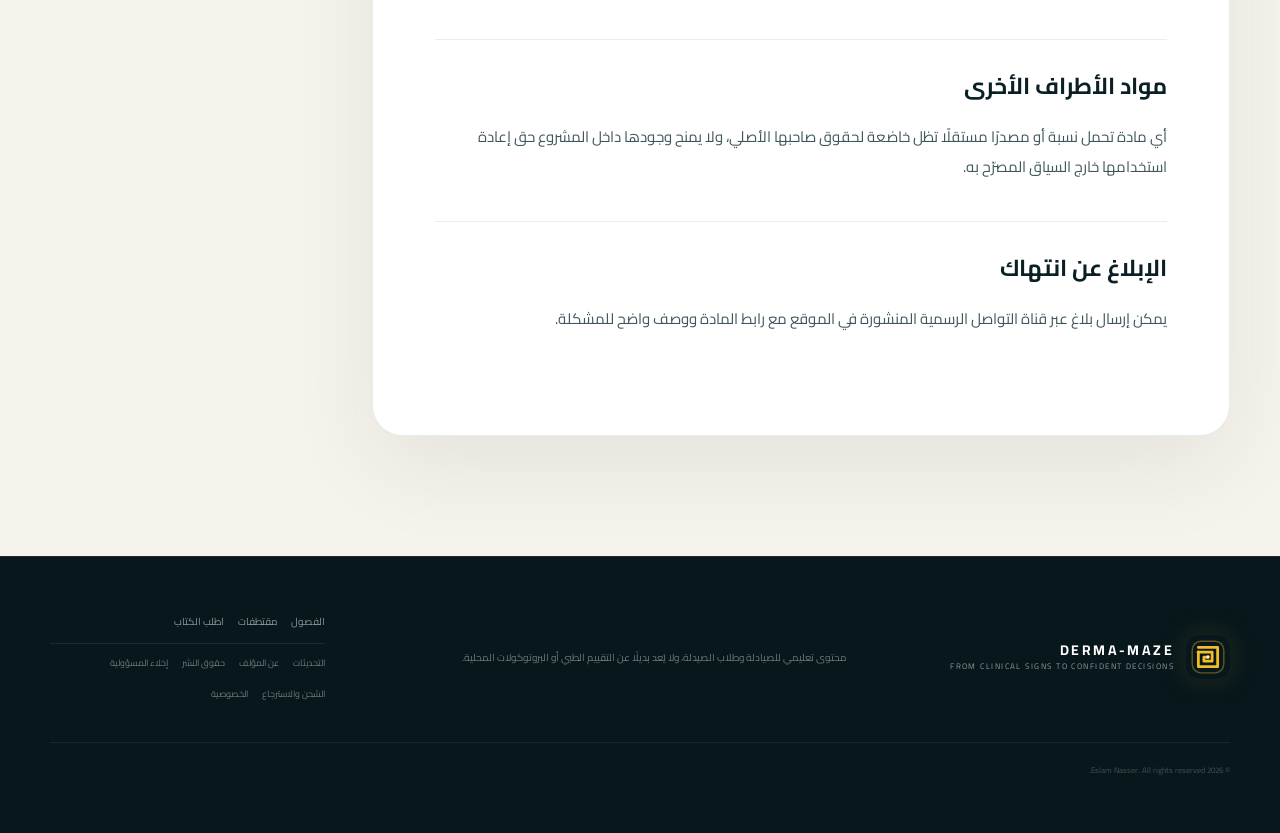
<file: copyright.html>
<!doctype html>
<html lang="ar" dir="rtl">
<head>
  <meta charset="utf-8">
  <meta name="viewport" content="width=device-width, initial-scale=1">
  <meta name="theme-color" content="#07171b">
  <title>Copyright & Permitted Use | Derma-Maze</title>
  <meta name="description" content="Copyright, attribution, and permitted-use rules for Derma-Maze book content, question banks, clinical images, branding, and website materials.">
  <meta name="author" content="Eslam Nasser">
  <meta name="robots" content="index, follow, max-image-preview:large">
  <link rel="canonical" href="https://pharmacy-nexus.github.io/Derma-Maze/copyright.html">
  <meta property="og:site_name" content="Derma-Maze">
  <meta property="og:type" content="website">
  <meta property="og:locale" content="ar_EG">
  <meta property="og:locale:alternate" content="en_US">
  <meta property="og:title" content="Copyright & Permitted Use | Derma-Maze">
  <meta property="og:description" content="Copyright, attribution, and permitted-use rules for Derma-Maze book content, question banks, clinical images, branding, and website materials.">
  <meta property="og:url" content="https://pharmacy-nexus.github.io/Derma-Maze/copyright.html">
  <meta property="og:image" content="https://pharmacy-nexus.github.io/Derma-Maze/assets/og-home.jpg">
  <meta property="og:image:secure_url" content="https://pharmacy-nexus.github.io/Derma-Maze/assets/og-home.jpg">
  <meta property="og:image:type" content="image/jpeg">
  <meta property="og:image:width" content="1200">
  <meta property="og:image:height" content="630">
  <meta property="og:image:alt" content="Derma-Maze Pharmacotherapy">
  <meta name="twitter:card" content="summary_large_image">
  <meta name="twitter:title" content="Copyright & Permitted Use | Derma-Maze">
  <meta name="twitter:description" content="Copyright, attribution, and permitted-use rules for Derma-Maze book content, question banks, clinical images, branding, and website materials.">
  <meta name="twitter:image" content="https://pharmacy-nexus.github.io/Derma-Maze/assets/og-home.jpg">
  <link rel="icon" href="assets/favicon.svg" type="image/svg+xml">
  <link rel="icon" href="assets/favicon-32.png" type="image/png" sizes="32x32">
  <link rel="apple-touch-icon" href="assets/apple-touch-icon.png" sizes="180x180">
  <link rel="manifest" href="manifest.webmanifest">
  <link rel="preconnect" href="https://fonts.googleapis.com">
  <link rel="preconnect" href="https://fonts.gstatic.com" crossorigin>
  <link href="https://fonts.googleapis.com/css2?family=Cairo:wght@400;500;600;700;800;900&family=Inter:wght@400;500;600;700;800&display=swap" rel="stylesheet">
  <link rel="stylesheet" href="styles.css">
  <link rel="stylesheet" href="info.css">
  <script type="application/ld+json" id="seoStructuredData">{"@context": "https://schema.org", "@type": "WebPage", "name": "Copyright & Permitted Use | Derma-Maze", "description": "Copyright, attribution, and permitted-use rules for Derma-Maze book content, question banks, clinical images, branding, and website materials.", "url": "https://pharmacy-nexus.github.io/Derma-Maze/copyright.html", "isPartOf": {"@type": "WebSite", "name": "Derma-Maze", "url": "https://pharmacy-nexus.github.io/Derma-Maze/"}, "author": {"@type": "Person", "name": "Eslam Nasser"}}</script>
</head>
<body class="info-page">
  <div id="scrollProgress"></div><div class="noise"></div>
  
<header class="topbar">
  <div class="shell nav-wrap">
    <a class="logo" href="index.html" aria-label="Derma Maze home">
      <span class="logo-maze" aria-hidden="true"><img src="assets/favicon.svg" alt=""></span>
      <span class="logo-type"><b>DERMA-MAZE</b><small data-i18n="brand.sub">PHARMACOTHERAPY</small></span>
    </a>
    <div class="nav-actions-premium">
      <button class="lang-pill" id="langBtn" aria-label="Switch language">EN</button>
      <button class="menu" id="menuBtn" aria-label="Open menu"><span></span><span></span></button>
    </div>
    <nav id="mainNav">
      <a href="index.html#chapters" data-i18n="nav.chapters">الفصول</a>
      <a href="index.html#inside" data-i18n="nav.inside">داخل التجربة</a>
      <a href="index.html#preview" data-i18n="nav.preview">مقتطفات</a>
      <a href="index.html#buy" class="nav-buy"><span data-i18n="nav.order">اطلب الكتاب</span> <em>↗</em></a>
    </nav>
  </div>
</header>
  <main>
    <section class="info-hero">
      <div class="info-orb info-orb-a"></div><div class="info-orb info-orb-b"></div>
      <div class="shell info-hero-grid">
        <div class="info-hero-copy reveal"><span class="eyebrow">COPYRIGHT</span><div data-info-lang="ar"><h1>حقوق النشر والاستخدام</h1><p>صفحة رسمية ضمن موقع Derma-Maze.</p></div><div data-info-lang="en"><h1>Copyright and permitted use</h1><p>An official page within the Derma-Maze website.</p></div></div>
        <div class="info-mark reveal"><img src="assets/favicon.svg" alt="Derma-Maze maze mark"><span>DERMA-MAZE</span><small>PHARMACOTHERAPY</small></div>
      </div>
    </section>
    <section class="info-content section">
      <div class="shell info-layout">
        <article class="info-document reveal" data-info-lang="ar">
<div class="info-lead"><span>INTELLECTUAL PROPERTY</span><h2>حقوق النشر والاستخدام</h2><p>جميع حقوق المحتوى الأصلي والعلامة والتصميم وبنوك الأسئلة الخاصة بـDerma-Maze محفوظة للمؤلف، ما لم يُذكر خلاف ذلك.</p></div>
<section><h3>الملكية</h3><p>© 2026 Eslam Nasser. تشمل الحماية نصوص الكتاب والموقع، الشروح، تنظيم المحتوى، الأسئلة والتفسيرات، الهوية البصرية، الرسومات الأصلية، وترتيب الصفحات.</p></section>
<section><h3>الاستخدام المسموح</h3><ul><li>المذاكرة الشخصية غير التجارية.</li><li>مشاركة رابط صفحة عامة من الموقع.</li><li>الاقتباس القصير لأغراض تعليمية مع ذكر Derma-Maze بوضوح.</li></ul></section>
<section><h3>الاستخدام غير المسموح</h3><ul><li>نسخ أو إعادة نشر بنوك الأسئلة أو أجزاء جوهرية من الكتاب.</li><li>بيع المحتوى أو رفعه على منصات أخرى أو توزيعه داخل مجموعات.</li><li>استخراج المحتوى آليًا، أو إزالة العلامات المائية، أو إعادة تصميمه بما يوحي بملكية أخرى.</li><li>استخدام الصور أو الجداول خارج نطاق الترخيص أو النسبة الموضحة لها.</li></ul></section>
<section><h3>مواد الأطراف الأخرى</h3><p>أي مادة تحمل نسبة أو مصدرًا مستقلًا تظل خاضعة لحقوق صاحبها الأصلي، ولا يمنح وجودها داخل المشروع حق إعادة استخدامها خارج السياق المصرّح به.</p></section>
<section><h3>الإبلاغ عن انتهاك</h3><p>يمكن إرسال بلاغ عبر قناة التواصل الرسمية المنشورة في الموقع مع رابط المادة ووصف واضح للمشكلة.</p></section></article>
        <article class="info-document reveal" data-info-lang="en">
<div class="info-lead"><span>INTELLECTUAL PROPERTY</span><h2>Copyright and permitted use</h2><p>All rights in the original Derma-Maze content, branding, design, and question banks are reserved by the author unless otherwise stated.</p></div>
<section><h3>Ownership</h3><p>© 2026 Eslam Nasser. Protected material includes book and website text, explanations, content organization, questions and rationales, visual identity, original graphics, and page arrangement.</p></section>
<section><h3>Permitted use</h3><ul><li>Personal, non-commercial study.</li><li>Sharing a public page link from the website.</li><li>Brief educational quotation with clear attribution to Derma-Maze.</li></ul></section>
<section><h3>Prohibited use</h3><ul><li>Copying or republishing question banks or substantial parts of the book.</li><li>Selling, rehosting, or distributing content on other platforms or groups.</li><li>Automated scraping, watermark removal, or redesign that implies different ownership.</li><li>Reusing images or tables beyond the licence or attribution attached to them.</li></ul></section>
<section><h3>Third-party material</h3><p>Material carrying separate attribution or source information remains subject to the rights of its original owner. Its presence in this project does not grant permission for reuse outside the authorised context.</p></section>
<section><h3>Reporting infringement</h3><p>Reports may be sent through the official contact channel displayed on the website, with the relevant link and a clear description of the concern.</p></section></article>
        <aside class="info-side reveal"><div class="info-side-card"><small>LAST UPDATED</small><b>17 JUL 2026</b><p data-info-lang="ar">يمكن تحديث هذه الصفحة عند تغيير بيانات الطلب أو التشغيل.</p><p data-info-lang="en">This page may be updated when ordering or operational details change.</p></div><a class="button gold" href="index.html#buy"><span data-info-lang="ar">العودة لطلب الكتاب</span><span data-info-lang="en">Return to book order</span><span>↗</span></a></aside>
      </div>
    </section>
  </main>
  
<footer>
  <div class="shell footer-grid">
    <a class="logo footer-logo" href="index.html"><span class="logo-maze" aria-hidden="true"><img src="assets/favicon.svg" alt=""></span><span class="logo-type"><b>DERMA-MAZE</b><small>From clinical signs to confident decisions</small></span></a>
    <p data-i18n="footer.disclaimer">محتوى تعليمي للصيادلة وطلاب الصيدلة، ولا يُعد بديلًا عن التقييم الطبي أو البروتوكولات المحلية.</p>
    <div class="footer-links">
      <span class="footer-primary-links"><a href="index.html#chapters" data-i18n="nav.chapters">الفصول</a><a href="index.html#preview" data-i18n="nav.preview">مقتطفات</a><a href="index.html#buy" data-i18n="nav.order">اطلب الكتاب</a></span>
      <span class="footer-legal-links"><a href="updates.html" data-i18n="footer.updates">التحديثات</a><a href="about.html" data-i18n="footer.about">عن المؤلف</a><a href="copyright.html" data-i18n="footer.copyright">حقوق النشر</a><a href="disclaimer.html" data-i18n="footer.disclaimerLink">إخلاء المسؤولية</a><a href="shipping-returns.html" data-i18n="footer.shipping">الشحن والاسترجاع</a><a href="privacy.html" data-i18n="footer.privacy">الخصوصية</a></span>
    </div>
    <small>© 2026 Eslam Nasser. All rights reserved.</small>
  </div>
</footer>
  <script src="shared.js"></script>
</body>
</html>
</file>
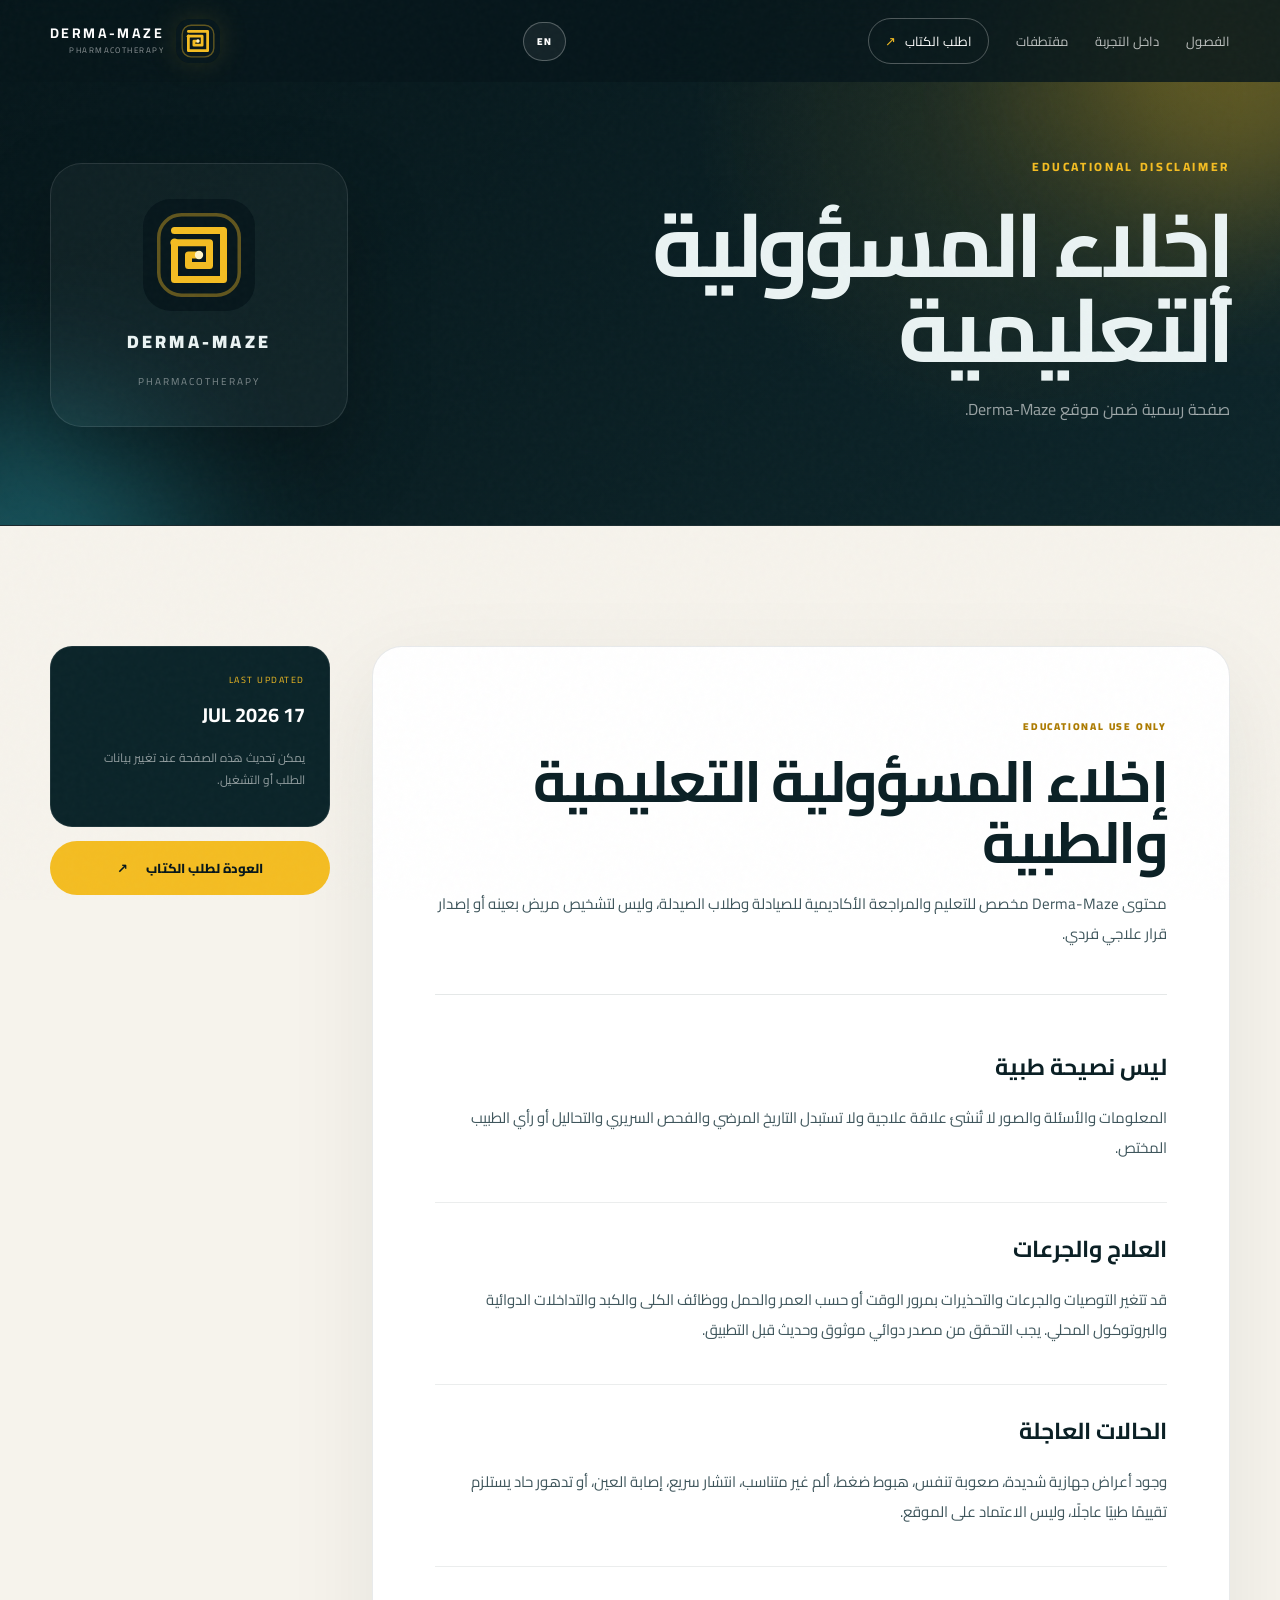
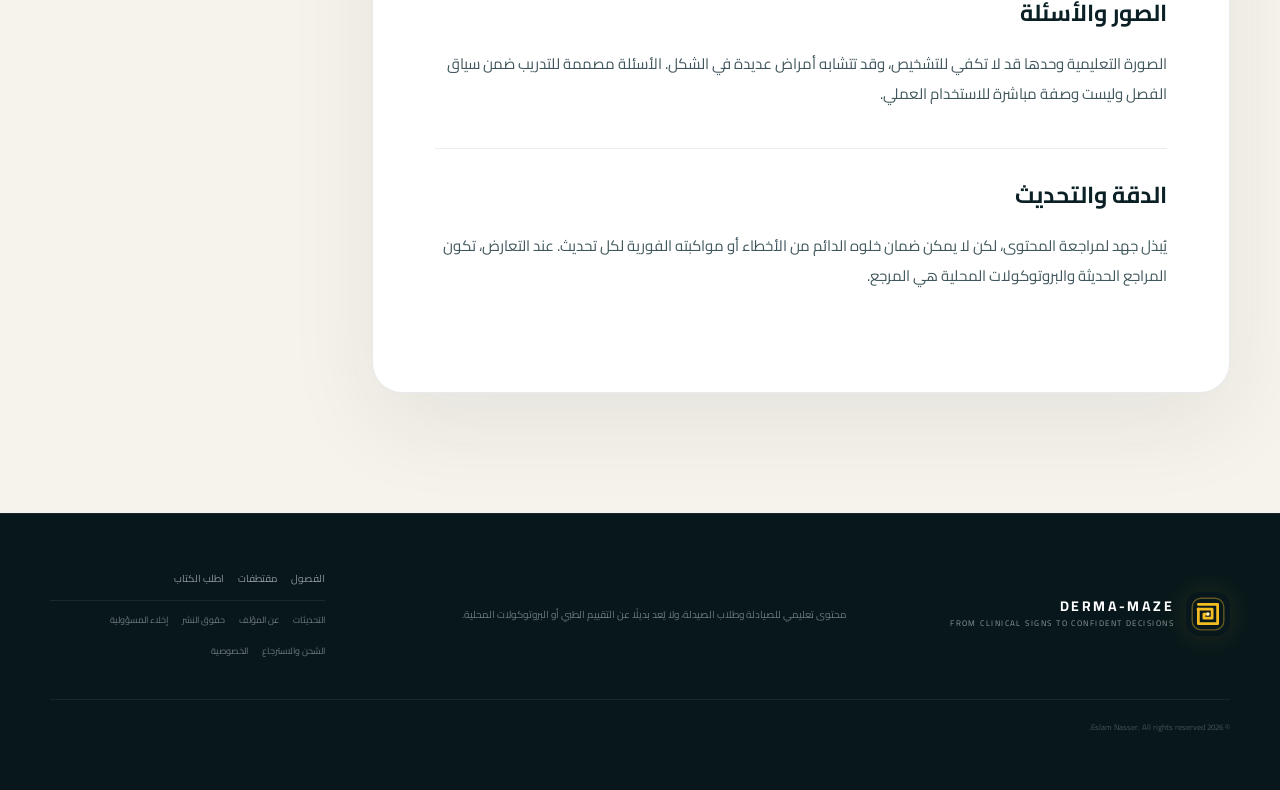
<file: disclaimer.html>
<!doctype html>
<html lang="ar" dir="rtl">
<head>
  <meta charset="utf-8">
  <meta name="viewport" content="width=device-width, initial-scale=1">
  <meta name="theme-color" content="#07171b">
  <title>Educational Disclaimer | Derma-Maze</title>
  <meta name="description" content="Read the educational and medical disclaimer for Derma-Maze pharmacotherapy content, clinical images, treatment questions, and interactive learning tools.">
  <meta name="author" content="Eslam Nasser">
  <meta name="robots" content="index, follow, max-image-preview:large">
  <link rel="canonical" href="https://pharmacy-nexus.github.io/Derma-Maze/disclaimer.html">
  <meta property="og:site_name" content="Derma-Maze">
  <meta property="og:type" content="website">
  <meta property="og:locale" content="ar_EG">
  <meta property="og:locale:alternate" content="en_US">
  <meta property="og:title" content="Educational Disclaimer | Derma-Maze">
  <meta property="og:description" content="Read the educational and medical disclaimer for Derma-Maze pharmacotherapy content, clinical images, treatment questions, and interactive learning tools.">
  <meta property="og:url" content="https://pharmacy-nexus.github.io/Derma-Maze/disclaimer.html">
  <meta property="og:image" content="https://pharmacy-nexus.github.io/Derma-Maze/assets/og-home.jpg">
  <meta property="og:image:secure_url" content="https://pharmacy-nexus.github.io/Derma-Maze/assets/og-home.jpg">
  <meta property="og:image:type" content="image/jpeg">
  <meta property="og:image:width" content="1200">
  <meta property="og:image:height" content="630">
  <meta property="og:image:alt" content="Derma-Maze Pharmacotherapy">
  <meta name="twitter:card" content="summary_large_image">
  <meta name="twitter:title" content="Educational Disclaimer | Derma-Maze">
  <meta name="twitter:description" content="Read the educational and medical disclaimer for Derma-Maze pharmacotherapy content, clinical images, treatment questions, and interactive learning tools.">
  <meta name="twitter:image" content="https://pharmacy-nexus.github.io/Derma-Maze/assets/og-home.jpg">
  <link rel="icon" href="assets/favicon.svg" type="image/svg+xml">
  <link rel="icon" href="assets/favicon-32.png" type="image/png" sizes="32x32">
  <link rel="apple-touch-icon" href="assets/apple-touch-icon.png" sizes="180x180">
  <link rel="manifest" href="manifest.webmanifest">
  <link rel="preconnect" href="https://fonts.googleapis.com">
  <link rel="preconnect" href="https://fonts.gstatic.com" crossorigin>
  <link href="https://fonts.googleapis.com/css2?family=Cairo:wght@400;500;600;700;800;900&family=Inter:wght@400;500;600;700;800&display=swap" rel="stylesheet">
  <link rel="stylesheet" href="styles.css">
  <link rel="stylesheet" href="info.css">
  <script type="application/ld+json" id="seoStructuredData">{"@context": "https://schema.org", "@type": "WebPage", "name": "Educational Disclaimer | Derma-Maze", "description": "Read the educational and medical disclaimer for Derma-Maze pharmacotherapy content, clinical images, treatment questions, and interactive learning tools.", "url": "https://pharmacy-nexus.github.io/Derma-Maze/disclaimer.html", "isPartOf": {"@type": "WebSite", "name": "Derma-Maze", "url": "https://pharmacy-nexus.github.io/Derma-Maze/"}, "author": {"@type": "Person", "name": "Eslam Nasser"}}</script>
</head>
<body class="info-page">
  <div id="scrollProgress"></div><div class="noise"></div>
  
<header class="topbar">
  <div class="shell nav-wrap">
    <a class="logo" href="index.html" aria-label="Derma Maze home">
      <span class="logo-maze" aria-hidden="true"><img src="assets/favicon.svg" alt=""></span>
      <span class="logo-type"><b>DERMA-MAZE</b><small data-i18n="brand.sub">PHARMACOTHERAPY</small></span>
    </a>
    <div class="nav-actions-premium">
      <button class="lang-pill" id="langBtn" aria-label="Switch language">EN</button>
      <button class="menu" id="menuBtn" aria-label="Open menu"><span></span><span></span></button>
    </div>
    <nav id="mainNav">
      <a href="index.html#chapters" data-i18n="nav.chapters">الفصول</a>
      <a href="index.html#inside" data-i18n="nav.inside">داخل التجربة</a>
      <a href="index.html#preview" data-i18n="nav.preview">مقتطفات</a>
      <a href="index.html#buy" class="nav-buy"><span data-i18n="nav.order">اطلب الكتاب</span> <em>↗</em></a>
    </nav>
  </div>
</header>
  <main>
    <section class="info-hero">
      <div class="info-orb info-orb-a"></div><div class="info-orb info-orb-b"></div>
      <div class="shell info-hero-grid">
        <div class="info-hero-copy reveal"><span class="eyebrow">EDUCATIONAL DISCLAIMER</span><div data-info-lang="ar"><h1>إخلاء المسؤولية التعليمية</h1><p>صفحة رسمية ضمن موقع Derma-Maze.</p></div><div data-info-lang="en"><h1>Educational disclaimer</h1><p>An official page within the Derma-Maze website.</p></div></div>
        <div class="info-mark reveal"><img src="assets/favicon.svg" alt="Derma-Maze maze mark"><span>DERMA-MAZE</span><small>PHARMACOTHERAPY</small></div>
      </div>
    </section>
    <section class="info-content section">
      <div class="shell info-layout">
        <article class="info-document reveal" data-info-lang="ar">
<div class="info-lead"><span>EDUCATIONAL USE ONLY</span><h2>إخلاء المسؤولية التعليمية والطبية</h2><p>محتوى Derma-Maze مخصص للتعليم والمراجعة الأكاديمية للصيادلة وطلاب الصيدلة، وليس لتشخيص مريض بعينه أو إصدار قرار علاجي فردي.</p></div>
<section><h3>ليس نصيحة طبية</h3><p>المعلومات والأسئلة والصور لا تُنشئ علاقة علاجية ولا تستبدل التاريخ المرضي والفحص السريري والتحاليل أو رأي الطبيب المختص.</p></section>
<section><h3>العلاج والجرعات</h3><p>قد تتغير التوصيات والجرعات والتحذيرات بمرور الوقت أو حسب العمر والحمل ووظائف الكلى والكبد والتداخلات الدوائية والبروتوكول المحلي. يجب التحقق من مصدر دوائي موثوق وحديث قبل التطبيق.</p></section>
<section><h3>الحالات العاجلة</h3><p>وجود أعراض جهازية شديدة، صعوبة تنفس، هبوط ضغط، ألم غير متناسب، انتشار سريع، إصابة العين، أو تدهور حاد يستلزم تقييمًا طبيًا عاجلًا، وليس الاعتماد على الموقع.</p></section>
<section><h3>الصور والأسئلة</h3><p>الصورة التعليمية وحدها قد لا تكفي للتشخيص، وقد تتشابه أمراض عديدة في الشكل. الأسئلة مصممة للتدريب ضمن سياق الفصل وليست وصفة مباشرة للاستخدام العملي.</p></section>
<section><h3>الدقة والتحديث</h3><p>يُبذل جهد لمراجعة المحتوى، لكن لا يمكن ضمان خلوه الدائم من الأخطاء أو مواكبته الفورية لكل تحديث. عند التعارض، تكون المراجع الحديثة والبروتوكولات المحلية هي المرجع.</p></section></article>
        <article class="info-document reveal" data-info-lang="en">
<div class="info-lead"><span>EDUCATIONAL USE ONLY</span><h2>Educational and medical disclaimer</h2><p>Derma-Maze is designed for academic education and revision by pharmacists and pharmacy students. It is not intended to diagnose an individual patient or provide a personalised treatment decision.</p></div>
<section><h3>Not medical advice</h3><p>The information, questions, and images do not create a clinical relationship and do not replace history taking, examination, investigations, or specialist assessment.</p></section>
<section><h3>Treatment and dosing</h3><p>Recommendations, doses, and warnings may change over time and vary with age, pregnancy, renal or hepatic function, interactions, and local protocols. Verify decisions using a current trusted drug reference.</p></section>
<section><h3>Urgent situations</h3><p>Severe systemic symptoms, breathing difficulty, hypotension, pain out of proportion, rapid progression, eye involvement, or acute deterioration require urgent in-person medical assessment.</p></section>
<section><h3>Images and questions</h3><p>An educational image alone may be insufficient for diagnosis, and many conditions overlap in appearance. Questions are designed for chapter-based learning, not as direct prescriptions for practice.</p></section>
<section><h3>Accuracy and updates</h3><p>Reasonable efforts are made to review the material, but permanent error-free status or immediate incorporation of every update cannot be guaranteed. Current references and local protocols take priority.</p></section></article>
        <aside class="info-side reveal"><div class="info-side-card"><small>LAST UPDATED</small><b>17 JUL 2026</b><p data-info-lang="ar">يمكن تحديث هذه الصفحة عند تغيير بيانات الطلب أو التشغيل.</p><p data-info-lang="en">This page may be updated when ordering or operational details change.</p></div><a class="button gold" href="index.html#buy"><span data-info-lang="ar">العودة لطلب الكتاب</span><span data-info-lang="en">Return to book order</span><span>↗</span></a></aside>
      </div>
    </section>
  </main>
  
<footer>
  <div class="shell footer-grid">
    <a class="logo footer-logo" href="index.html"><span class="logo-maze" aria-hidden="true"><img src="assets/favicon.svg" alt=""></span><span class="logo-type"><b>DERMA-MAZE</b><small>From clinical signs to confident decisions</small></span></a>
    <p data-i18n="footer.disclaimer">محتوى تعليمي للصيادلة وطلاب الصيدلة، ولا يُعد بديلًا عن التقييم الطبي أو البروتوكولات المحلية.</p>
    <div class="footer-links">
      <span class="footer-primary-links"><a href="index.html#chapters" data-i18n="nav.chapters">الفصول</a><a href="index.html#preview" data-i18n="nav.preview">مقتطفات</a><a href="index.html#buy" data-i18n="nav.order">اطلب الكتاب</a></span>
      <span class="footer-legal-links"><a href="updates.html" data-i18n="footer.updates">التحديثات</a><a href="about.html" data-i18n="footer.about">عن المؤلف</a><a href="copyright.html" data-i18n="footer.copyright">حقوق النشر</a><a href="disclaimer.html" data-i18n="footer.disclaimerLink">إخلاء المسؤولية</a><a href="shipping-returns.html" data-i18n="footer.shipping">الشحن والاسترجاع</a><a href="privacy.html" data-i18n="footer.privacy">الخصوصية</a></span>
    </div>
    <small>© 2026 Eslam Nasser. All rights reserved.</small>
  </div>
</footer>
  <script src="shared.js"></script>
</body>
</html>
</file>
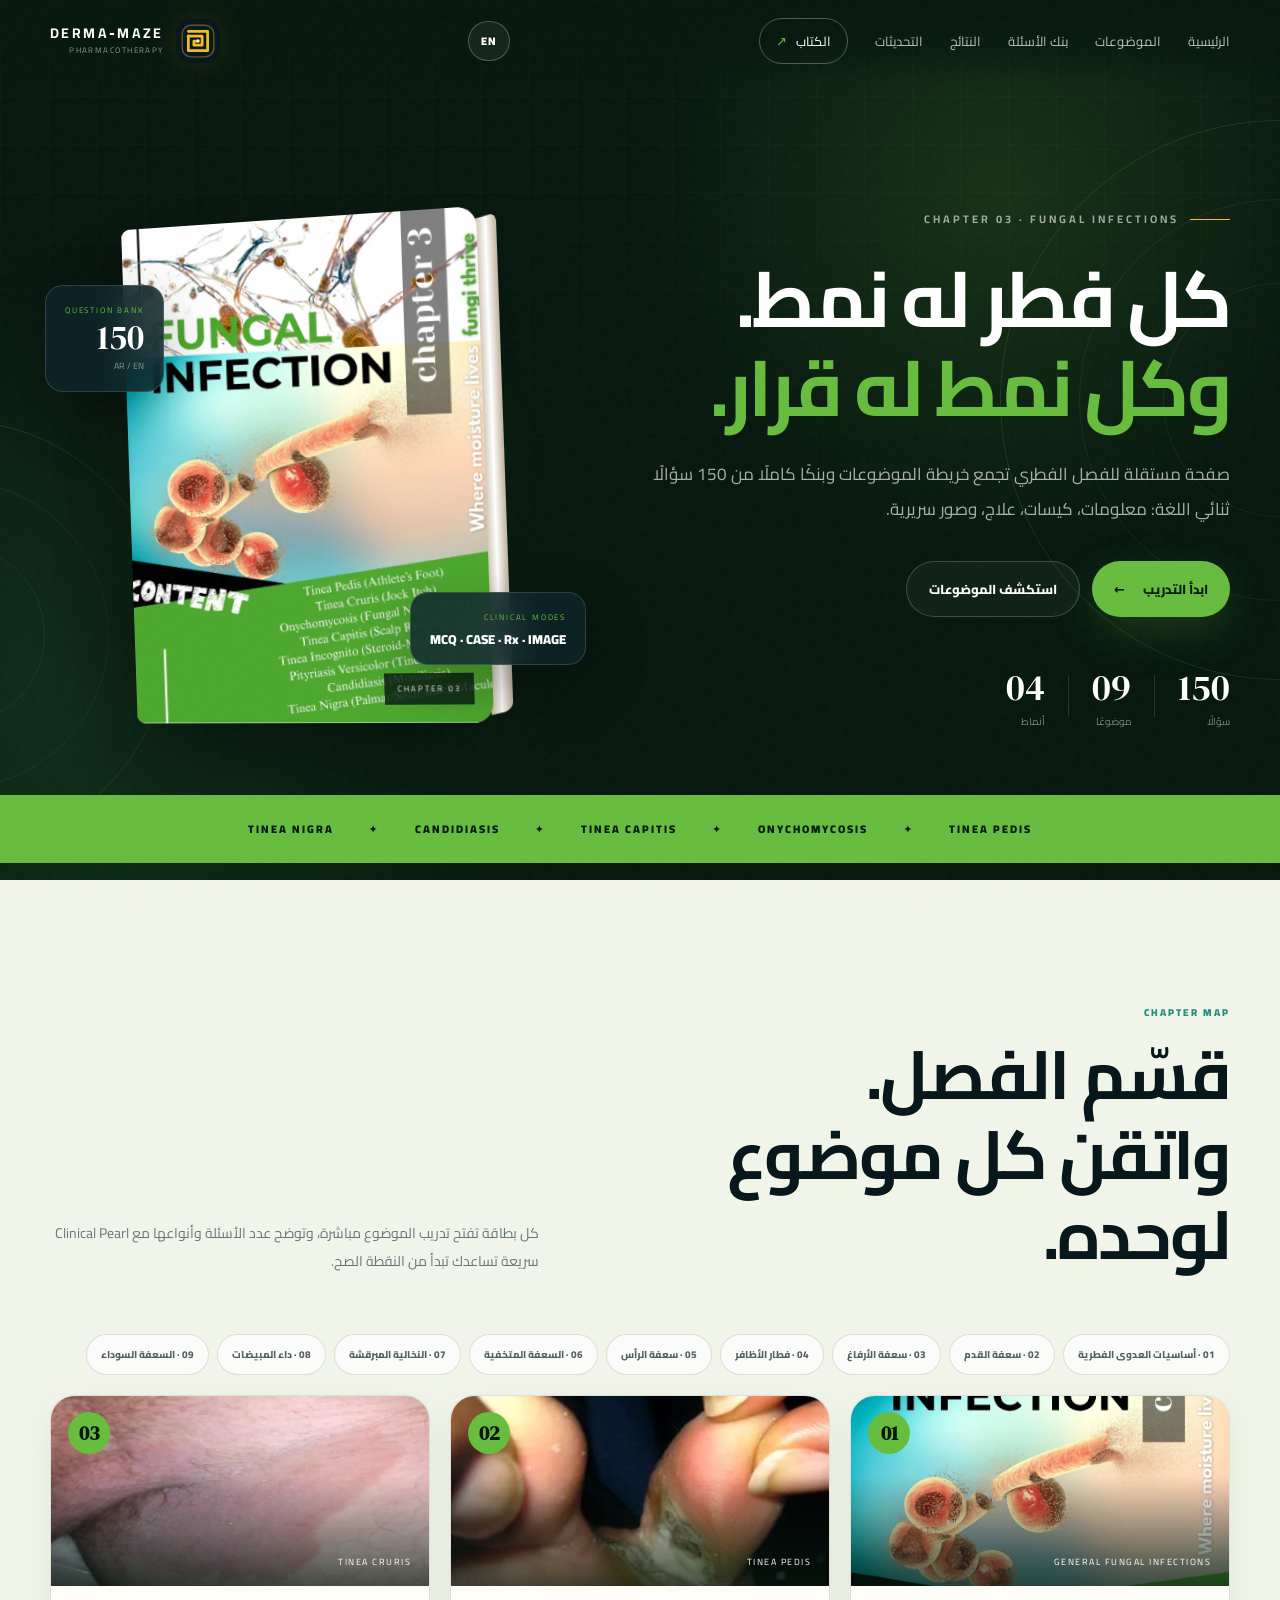
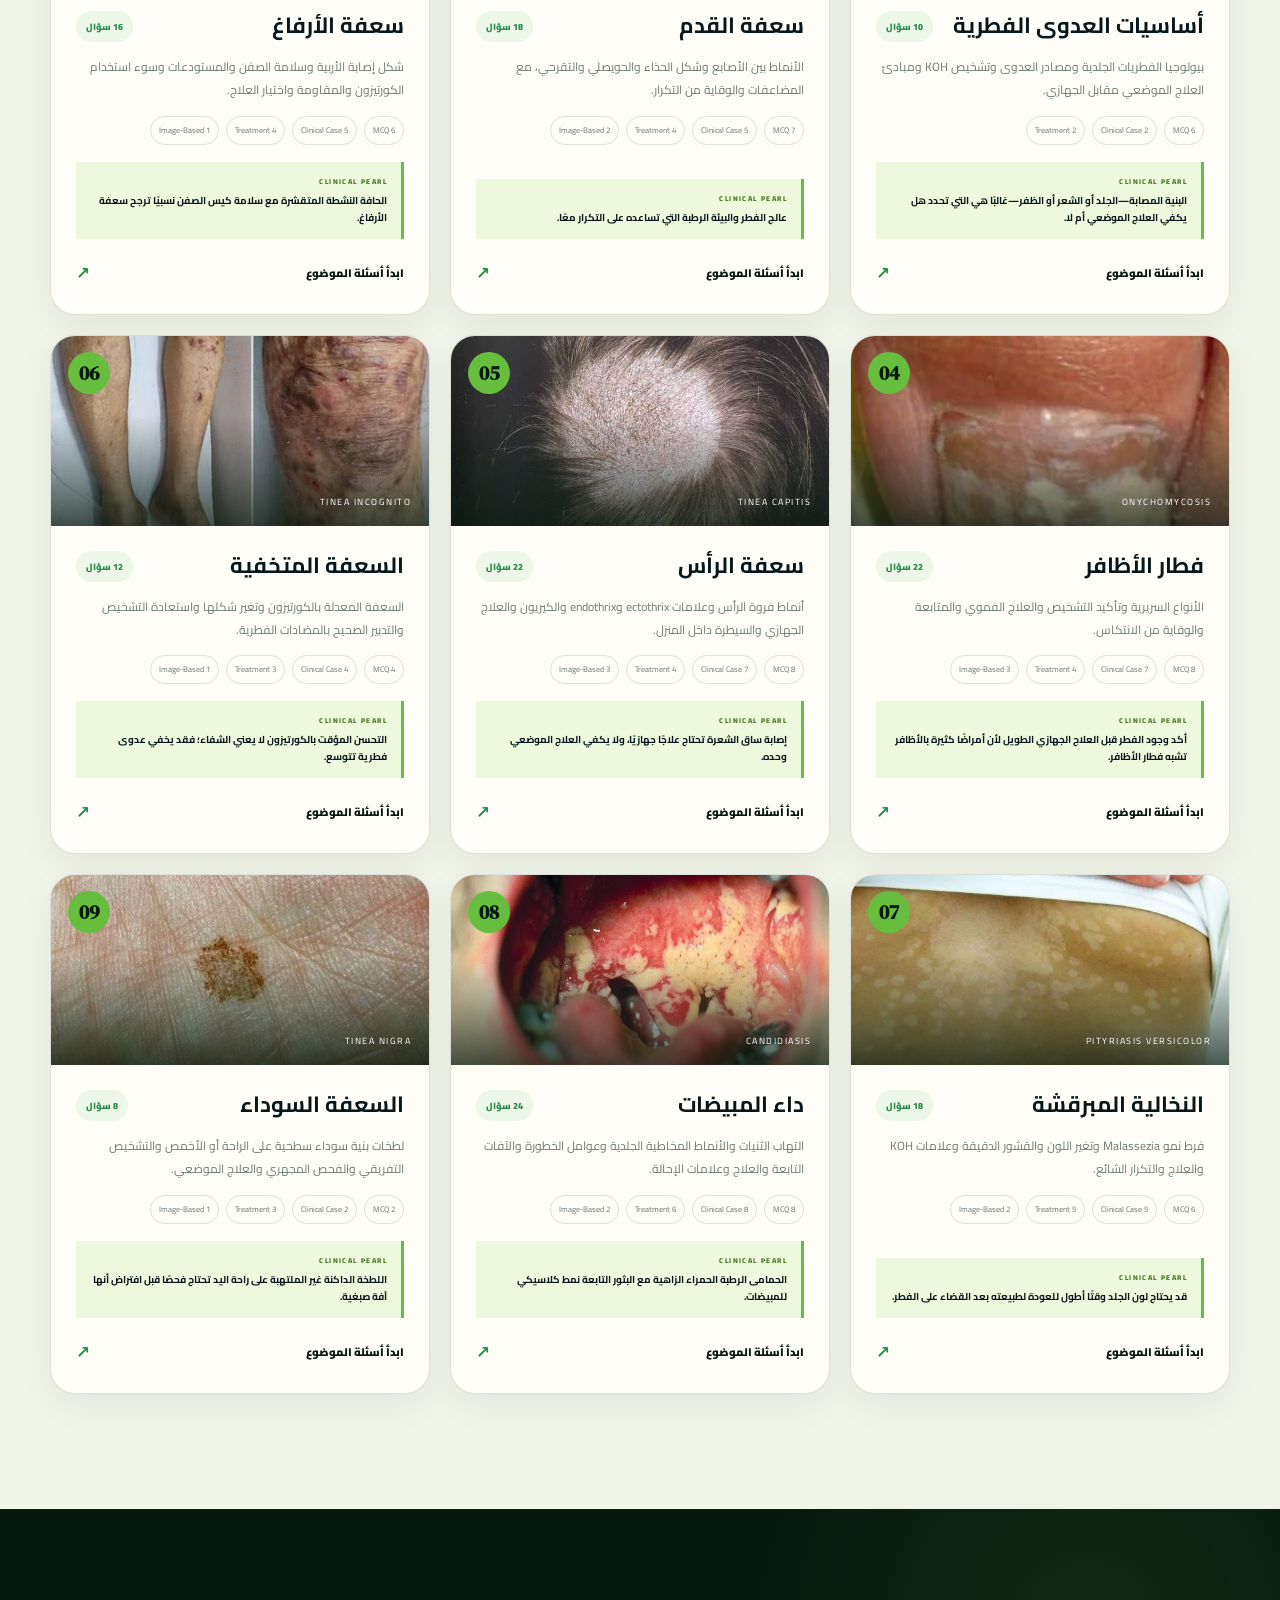
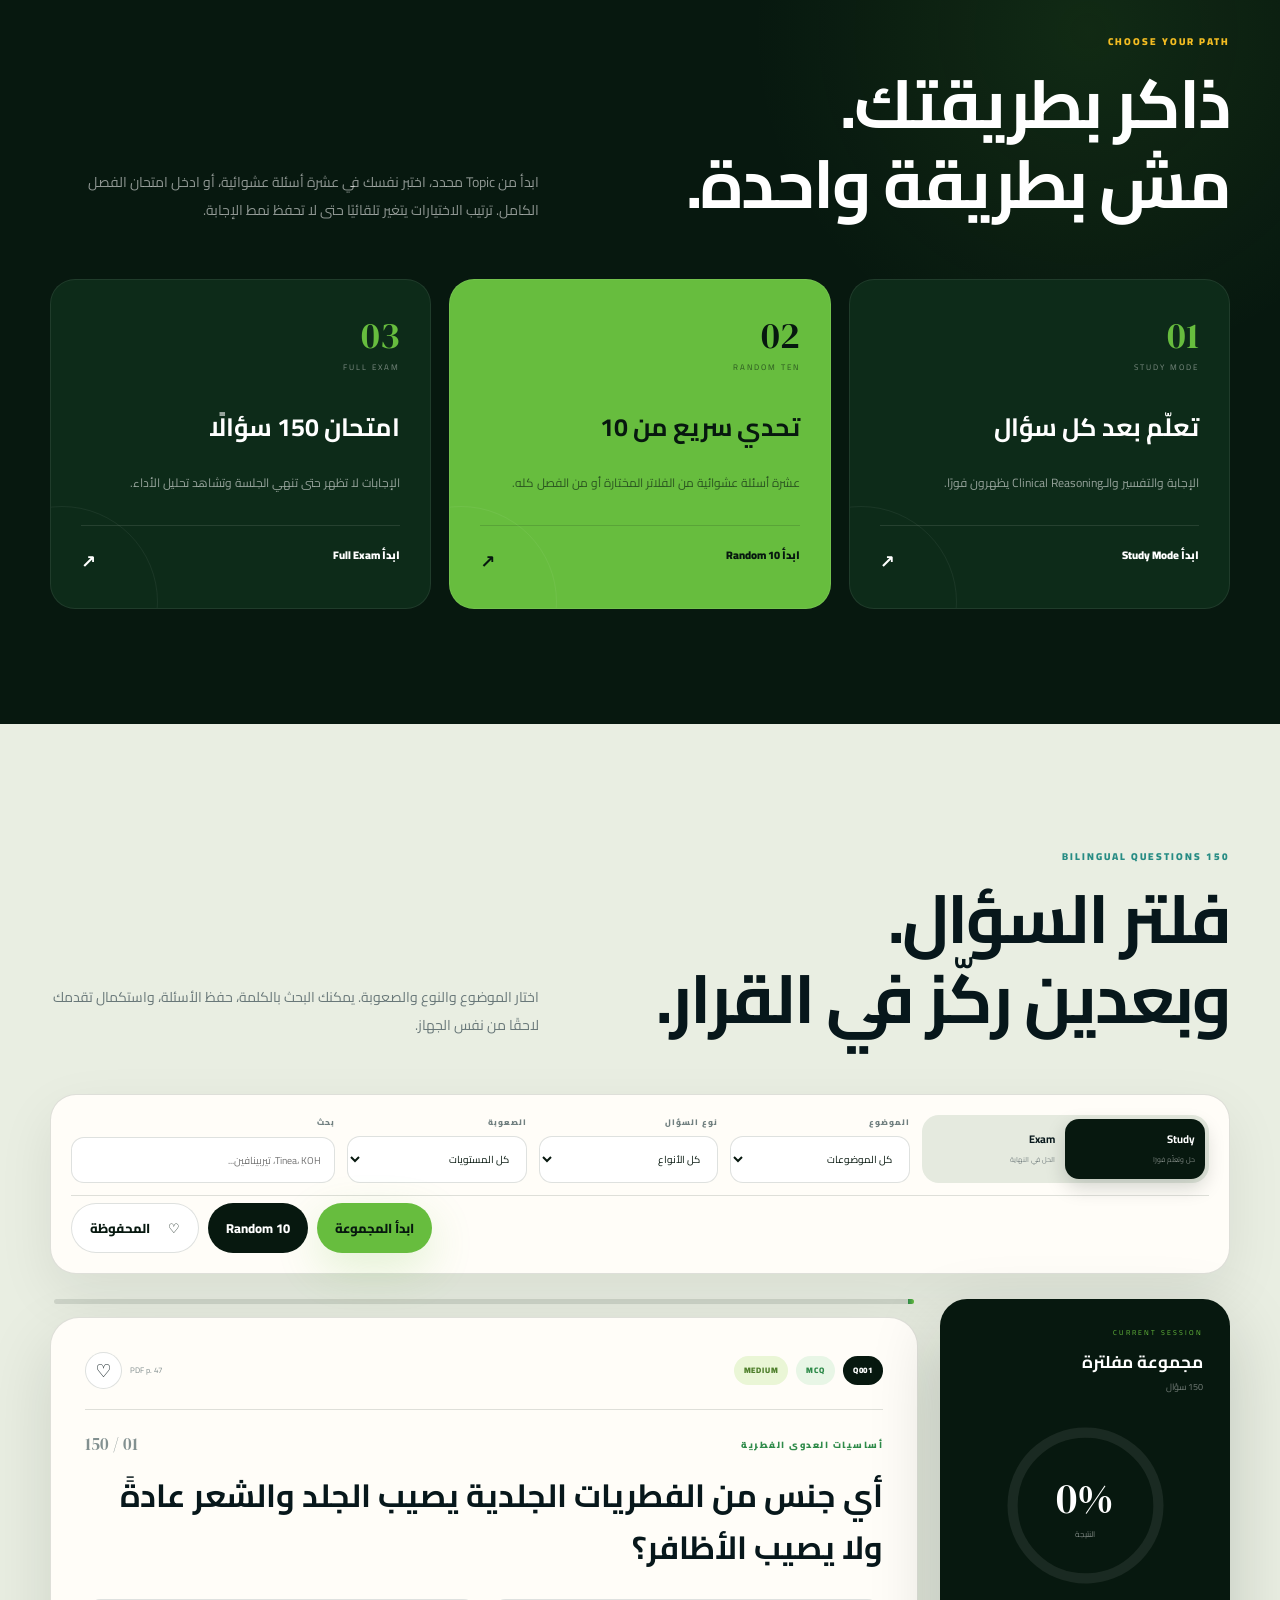
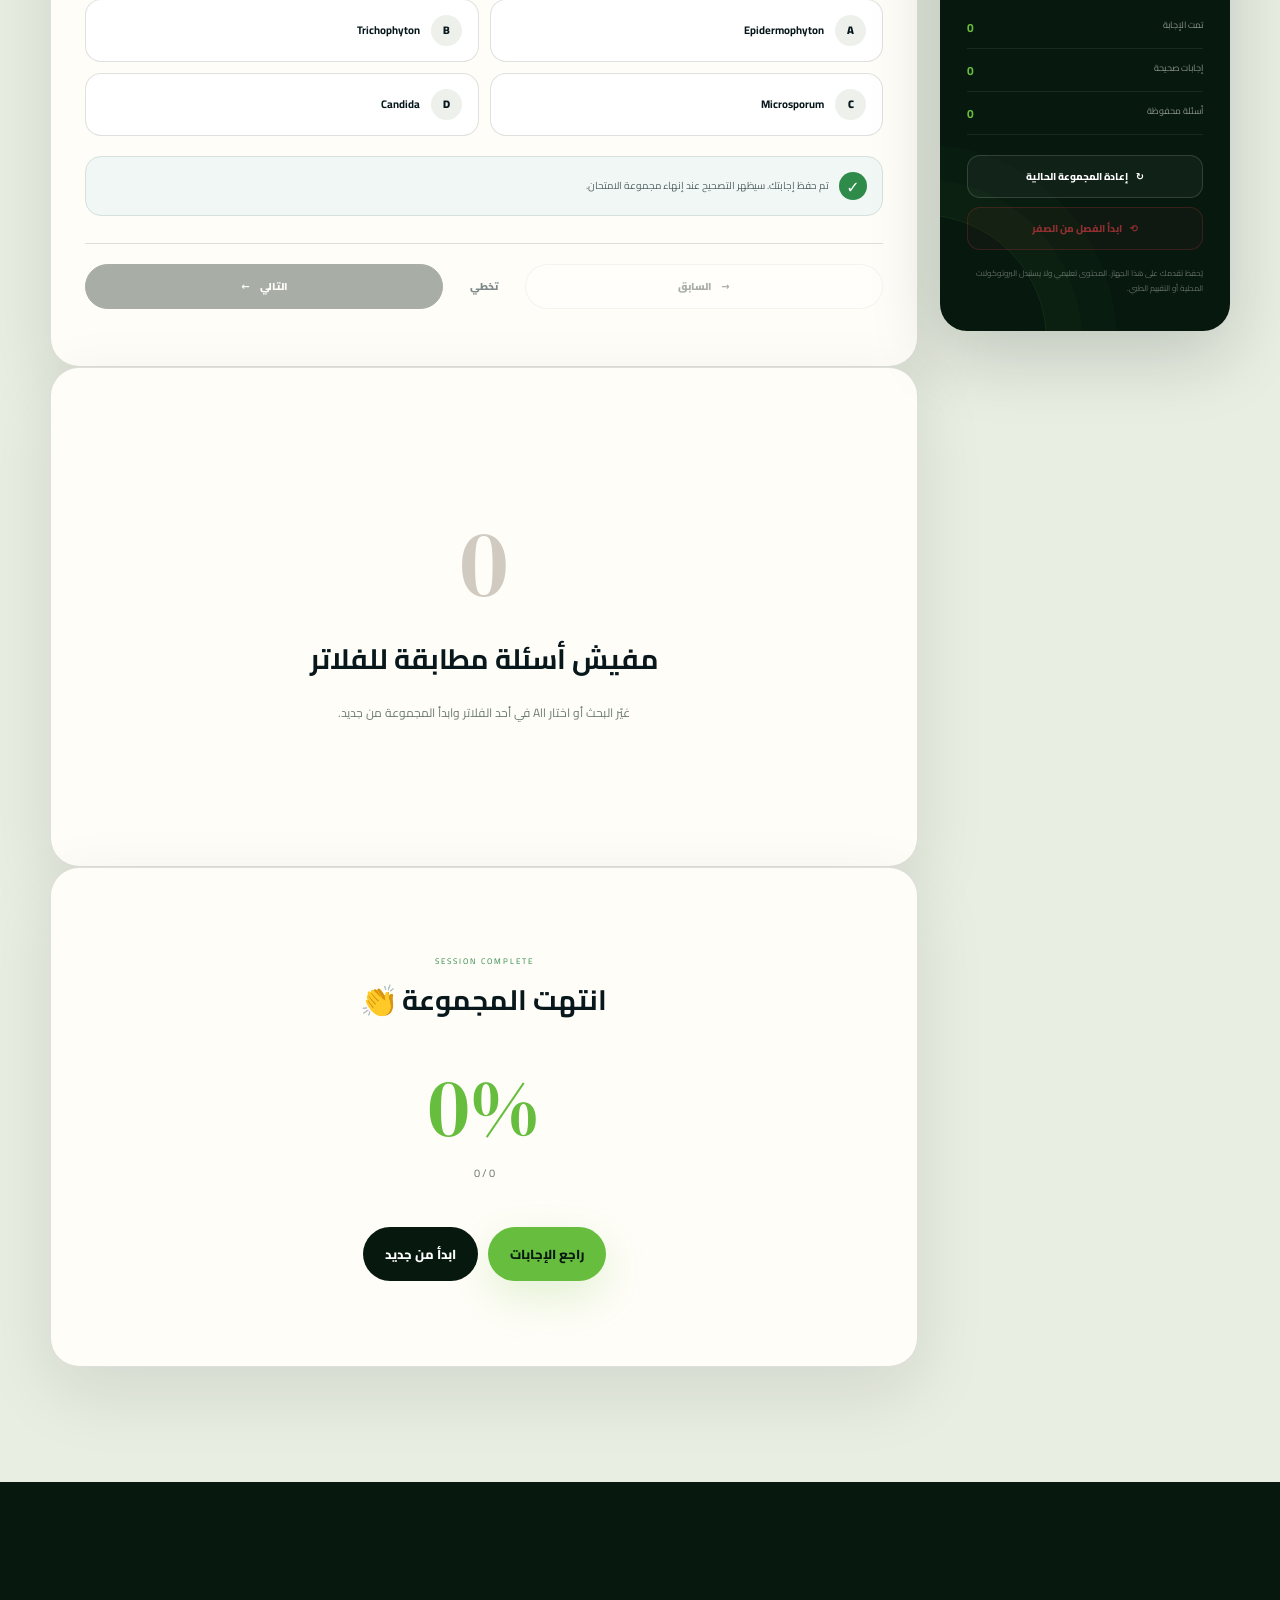
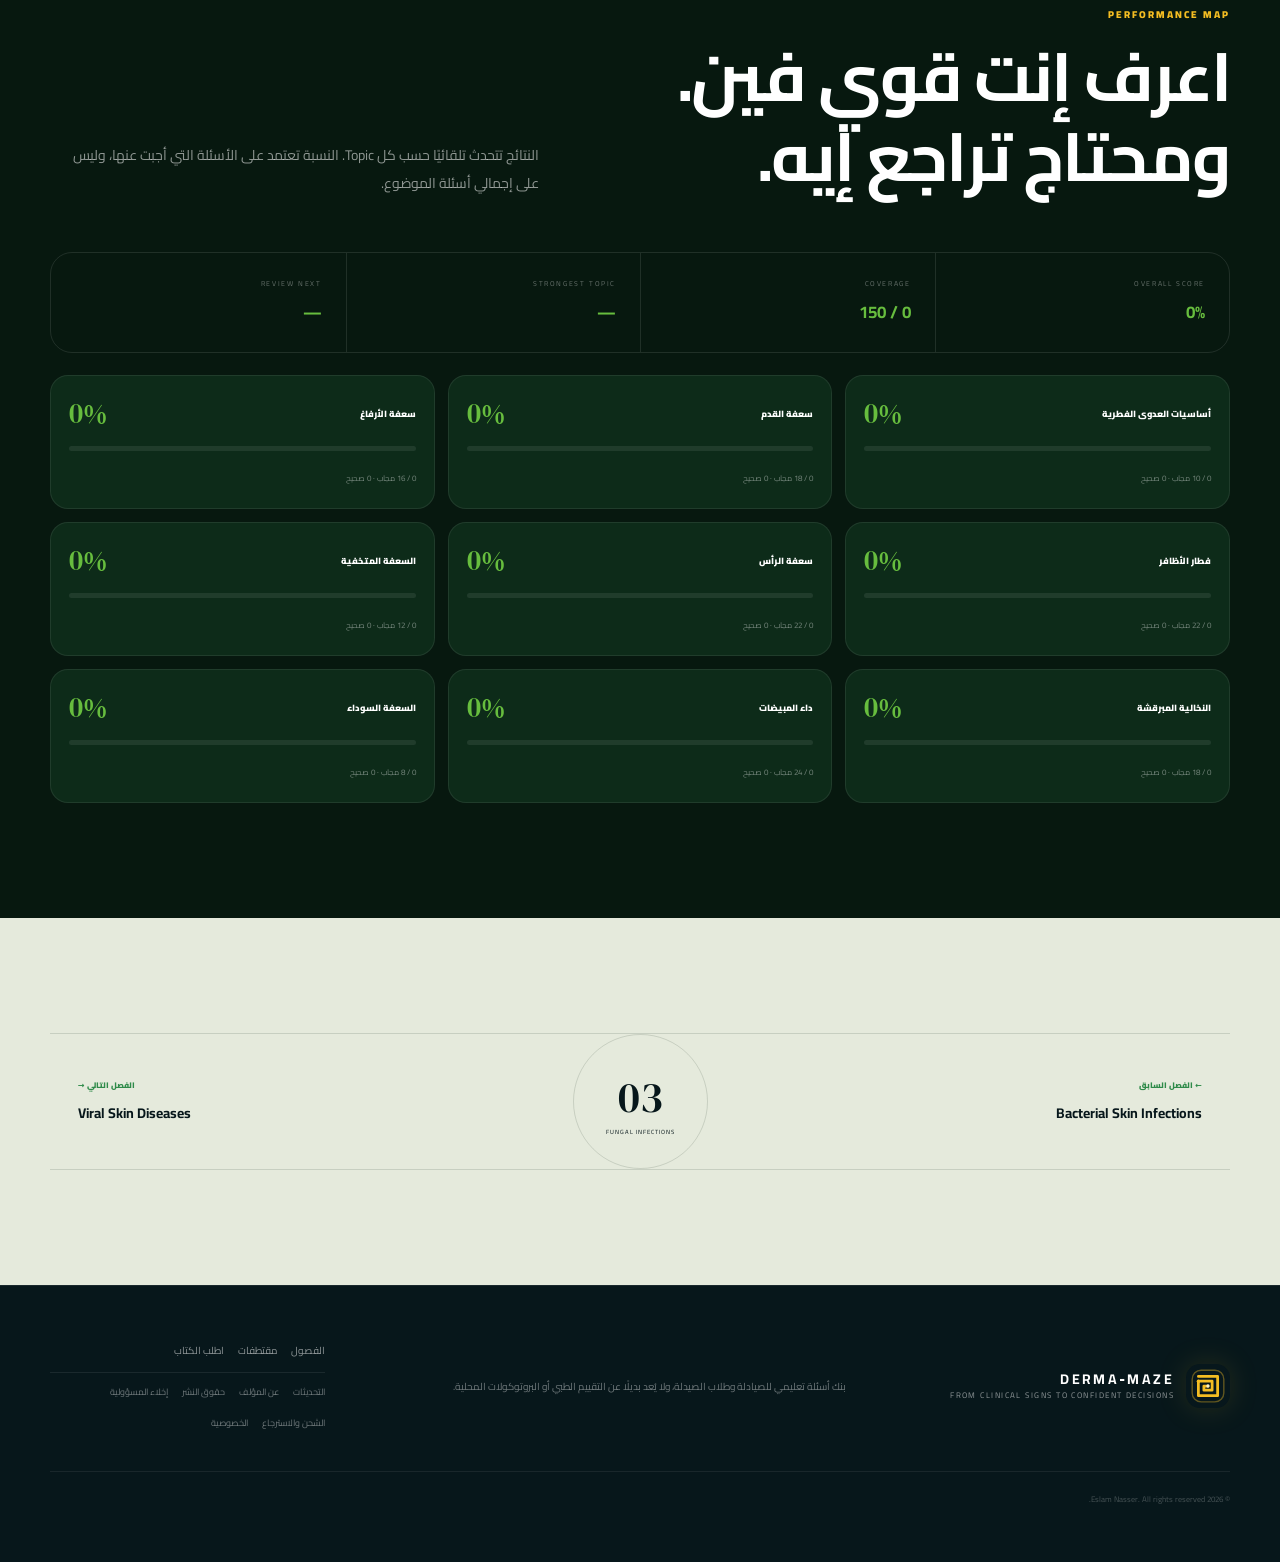
<file: fungal.html>
<!DOCTYPE html>

<html dir="rtl" lang="ar">
<head>
<meta charset="utf-8"/>
<meta content="width=device-width, initial-scale=1" name="viewport"/>
<meta content="#07171b" name="theme-color"/>




<title>Fungal Skin Infections Questions | Derma-Maze</title>
<link href="assets/favicon.svg" rel="icon" type="image/svg+xml"/>
<link href="https://fonts.googleapis.com" rel="preconnect"/>
<link crossorigin="" href="https://fonts.gstatic.com" rel="preconnect"/>
<link href="https://fonts.googleapis.com/css2?family=Cairo:wght@400;500;600;700;800;900&amp;family=DM+Serif+Display&amp;family=Inter:wght@400;500;600;700;800&amp;display=swap" rel="stylesheet"/>
<link href="styles.css" rel="stylesheet"/>
<link href="fungal.css" rel="stylesheet"/>
<meta content="Practice 150 bilingual questions covering tinea infections, onychomycosis, tinea incognito, pityriasis versicolor, candidiasis, diagnosis, and pharmacotherapy." name="description"/><meta content="Eslam Nasser" name="author"/><meta content="index, follow, max-image-preview:large" name="robots"/><meta content="Derma-Maze" property="og:site_name"/><meta content="website" property="og:type"/><meta content="ar_EG" property="og:locale"/><meta content="en_US" property="og:locale:alternate"/><meta content="Fungal Skin Infections Questions | Derma-Maze" property="og:title"/><meta content="Practice 150 bilingual questions covering tinea infections, onychomycosis, tinea incognito, pityriasis versicolor, candidiasis, diagnosis, and pharmacotherapy." property="og:description"/><meta content="https://pharmacy-nexus.github.io/Derma-Maze/fungal.html" property="og:url"/><meta content="https://pharmacy-nexus.github.io/Derma-Maze/assets/og-fungal.jpg" property="og:image"/><meta content="https://pharmacy-nexus.github.io/Derma-Maze/assets/og-fungal.jpg" property="og:image:secure_url"/><meta content="image/jpeg" property="og:image:type"/><meta content="1200" property="og:image:width"/><meta content="630" property="og:image:height"/><meta content="Fungal Infections — Derma-Maze" property="og:image:alt"/><meta content="summary_large_image" name="twitter:card"/><meta content="Fungal Skin Infections Questions | Derma-Maze" name="twitter:title"/><meta content="Practice 150 bilingual questions covering tinea infections, onychomycosis, tinea incognito, pityriasis versicolor, candidiasis, diagnosis, and pharmacotherapy." name="twitter:description"/><meta content="https://pharmacy-nexus.github.io/Derma-Maze/assets/og-fungal.jpg" name="twitter:image"/><link href="https://pharmacy-nexus.github.io/Derma-Maze/fungal.html" rel="canonical"/><link href="assets/apple-touch-icon.png" rel="apple-touch-icon" sizes="180x180"/><link href="assets/favicon-32.png" rel="icon" sizes="32x32" type="image/png"/><link href="manifest.webmanifest" rel="manifest"/><script id="seoStructuredData" type="application/ld+json">{"@context": "https://schema.org", "@type": "LearningResource", "name": "Fungal Infections", "description": "Practice 150 bilingual questions covering tinea infections, onychomycosis, tinea incognito, pityriasis versicolor, candidiasis, diagnosis, and pharmacotherapy.", "url": "https://pharmacy-nexus.github.io/Derma-Maze/fungal.html", "inLanguage": ["ar", "en"], "educationalUse": ["Self assessment", "Revision"], "isPartOf": {"@type": "Book", "name": "Derma-Maze Volume 1: Pharmacotherapy of Dermatology", "url": "https://pharmacy-nexus.github.io/Derma-Maze/"}, "author": {"@type": "Person", "name": "Eslam Nasser"}}</script></head>
<body class="fun-page">
<div id="scrollProgress"></div>
<div class="noise"></div>
<header class="topbar fun-topbar">
<div class="shell nav-wrap">
<a aria-label="Derma Maze home" class="logo" href="index.html#home">
<span aria-hidden="true" class="logo-maze"><img alt="" src="assets/favicon.svg"/></span>
<span class="logo-type"><b>DERMA‑MAZE</b><small>PHARMACOTHERAPY</small></span>
</a>
<div class="nav-actions-premium">
<button aria-label="Switch language" class="lang-pill" id="langBtn">EN</button>
<button aria-label="Open menu" class="menu" id="menuBtn"><span></span><span></span></button>
</div>
<nav id="mainNav">
<a data-fun-i18n="nav.home" href="index.html">الرئيسية</a>
<a data-fun-i18n="nav.topics" href="#topics">الموضوعات</a>
<a data-fun-i18n="nav.questions" href="#question-bank">بنك الأسئلة</a>
<a data-fun-i18n="nav.results" href="#results">النتائج</a>
<a data-i18n="nav.updates" href="updates.html">التحديثات</a>
<a class="nav-buy" href="index.html#buy"><span data-fun-i18n="nav.book">الكتاب</span> <em>↗</em></a>
</nav>
</div>
</header>
<main>
<section class="fun-hero" id="chapter-top">
<div class="fun-orbit fun-orbit-one"></div>
<div class="fun-orbit fun-orbit-two"></div>
<div class="shell fun-hero-grid">
<div class="fun-hero-copy reveal">
<div class="kicker"><span></span><b>CHAPTER 03 · FUNGAL INFECTIONS</b></div>
<h1 data-fun-i18n-html="hero.title">كل فطر له نمط.<br/><strong>وكل نمط له قرار.</strong></h1>
<p data-fun-i18n="hero.text">صفحة مستقلة للفصل الفطري تجمع خريطة الموضوعات وبنكًا كاملًا من 150 سؤالًا ثنائي اللغة: معلومات، كيسات، علاج، وصور سريرية.</p>
<div class="fun-hero-actions">
<a class="button primary" href="#question-bank"><span data-fun-i18n="hero.start">ابدأ التدريب</span><span>←</span></a>
<a class="button ghost" data-fun-i18n="hero.explore" href="#topics">استكشف الموضوعات</a>
</div>
<div class="fun-hero-stats">
<div><b>150</b><span data-fun-i18n="hero.q">سؤالًا</span></div>
<i></i>
<div><b>09</b><span data-fun-i18n="hero.t">موضوعًا</span></div>
<i></i>
<div><b>04</b><span data-fun-i18n="hero.m">أنماط</span></div>
</div>
</div>
<div class="fun-hero-art reveal">
<div class="fun-cover-halo"></div>
<div class="fun-cover">
<img alt="Fungal Infections chapter cover" src="assets/fungal-01.webp"/>
<span>CHAPTER 03</span>
</div>
<div class="fun-float-card fun-float-a"><small>QUESTION BANK</small><b>150</b><span>AR / EN</span></div>
<div class="fun-float-card fun-float-b"><small>CLINICAL MODES</small><b>MCQ · CASE · Rx · IMAGE</b></div>
</div>
</div>
<div class="fun-hero-strip">
<span>TINEA PEDIS</span><i>✦</i><span>ONYCHOMYCOSIS</span><i>✦</i><span>TINEA CAPITIS</span><i>✦</i><span>CANDIDIASIS</span><i>✦</i><span>TINEA NIGRA</span>
</div>
</section>
<section class="fun-section fun-topics-section" id="topics">
<div class="shell">
<header class="section-head reveal">
<div>
<span class="eyebrow">CHAPTER MAP</span>
<h2 data-fun-i18n-html="topics.title">قسّم الفصل.<br/>واتقن كل موضوع لوحده.</h2>
</div>
<p data-fun-i18n="topics.text">كل بطاقة تفتح تدريب الموضوع مباشرة، وتوضح عدد الأسئلة وأنواعها مع Clinical Pearl سريعة تساعدك تبدأ من النقطة الصح.</p>
</header>
<div aria-label="Topic navigator" class="fun-topic-jump" id="funTopicJump"></div>
<div class="fun-topic-grid" id="funTopicGrid"></div>
</div>
</section>
<section class="fun-section fun-study-path">
<div class="shell">
<header class="section-head light reveal">
<div><span class="eyebrow">CHOOSE YOUR PATH</span><h2 data-fun-i18n-html="path.title">ذاكر بطريقتك.<br/>مش بطريقة واحدة.</h2></div>
<p data-fun-i18n="path.text">ابدأ من Topic محدد، اختبر نفسك في عشرة أسئلة عشوائية، أو ادخل امتحان الفصل الكامل. ترتيب الاختيارات يتغير تلقائيًا حتى لا تحفظ نمط الإجابة.</p>
</header>
<div class="fun-path-grid">
<article class="fun-path-card reveal">
<span>01</span><small>STUDY MODE</small>
<h3 data-fun-i18n="path.studyTitle">تعلّم بعد كل سؤال</h3>
<p data-fun-i18n="path.studyText">الإجابة والتفسير والـClinical Reasoning يظهرون فورًا.</p>
<button class="fun-path-action" data-start-mode="study"><span data-fun-i18n="path.studyCta">ابدأ Study Mode</span><b>↗</b></button>
</article>
<article class="fun-path-card featured reveal">
<span>02</span><small>RANDOM TEN</small>
<h3 data-fun-i18n="path.randomTitle">تحدي سريع من 10</h3>
<p data-fun-i18n="path.randomText">عشرة أسئلة عشوائية من الفلاتر المختارة أو من الفصل كله.</p>
<button class="fun-path-action" id="randomTenHero"><span data-fun-i18n="path.randomCta">ابدأ Random 10</span><b>↗</b></button>
</article>
<article class="fun-path-card reveal">
<span>03</span><small>FULL EXAM</small>
<h3 data-fun-i18n="path.examTitle">امتحان 150 سؤالًا</h3>
<p data-fun-i18n="path.examText">الإجابات لا تظهر حتى تنهي الجلسة وتشاهد تحليل الأداء.</p>
<button class="fun-path-action" id="fullExamHero"><span data-fun-i18n="path.examCta">ابدأ Full Exam</span><b>↗</b></button>
</article>
</div>
</div>
</section>
<section class="fun-section fun-bank-section" id="question-bank">
<div class="shell">
<header class="section-head reveal">
<div><span class="eyebrow">150 BILINGUAL QUESTIONS</span><h2 data-fun-i18n-html="bank.title">فلتر السؤال.<br/>وبعدين ركّز في القرار.</h2></div>
<p data-fun-i18n="bank.text">اختار الموضوع والنوع والصعوبة. يمكنك البحث بالكلمة، حفظ الأسئلة، واستكمال تقدمك لاحقًا من نفس الجهاز.</p>
</header>
<div class="fun-filter-panel reveal">
<div class="fun-mode-switch" id="funModeSwitch">
<button class="active" data-mode="study"><b data-fun-i18n="filter.study">Study</b><small data-fun-i18n="filter.studySub">حل وتعلّم فورًا</small></button>
<button data-mode="exam"><b data-fun-i18n="filter.exam">Exam</b><small data-fun-i18n="filter.examSub">الحل في النهاية</small></button>
</div>
<label>
<span data-fun-i18n="filter.topic">الموضوع</span>
<select id="funTopicFilter"></select>
</label>
<label>
<span data-fun-i18n="filter.type">نوع السؤال</span>
<select id="funTypeFilter"></select>
</label>
<label>
<span data-fun-i18n="filter.difficulty">الصعوبة</span>
<select id="funDifficultyFilter"></select>
</label>
<label class="fun-search-field">
<span data-fun-i18n="filter.search">بحث</span>
<input autocomplete="off" id="funSearch" placeholder="Tinea, KOH, terbinafine..." type="search"/>
</label>
<div class="fun-filter-actions">
<button class="button primary" id="funApplyFilters"><span data-fun-i18n="filter.apply">ابدأ المجموعة</span></button>
<button class="button fun-dark-button" id="funRandomTen"><span data-fun-i18n="filter.random">Random 10</span></button>
<button class="button fun-outline-button" id="funBookmarksOnly"><span>♡</span><span data-fun-i18n="filter.bookmarks">المحفوظة</span></button>
</div>
</div>
<div class="fun-practice-layout">
<aside class="fun-session-sidebar reveal">
<div class="fun-session-head">
<small data-fun-i18n="session.label">CURRENT SESSION</small>
<b id="funSessionTitle">All Topics</b>
<span id="funSessionCount">150 questions</span>
</div>
<div class="fun-score-ring">
<svg aria-hidden="true" viewbox="0 0 120 120">
<circle cx="60" cy="60" r="50"></circle>
<circle class="arc" cx="60" cy="60" id="funScoreArc" r="50"></circle>
</svg>
<div><b id="funScorePercent">0%</b><span data-fun-i18n="session.score">النتيجة</span></div>
</div>
<div class="fun-mini-stats">
<div><span data-fun-i18n="session.answered">تمت الإجابة</span><b id="funAnsweredCount">0</b></div>
<div><span data-fun-i18n="session.correct">إجابات صحيحة</span><b id="funCorrectCount">0</b></div>
<div><span data-fun-i18n="session.saved">أسئلة محفوظة</span><b id="funSavedCount">0</b></div>
</div>
<button class="fun-reset" id="funResetSession"><span>↻</span><span data-fun-i18n="session.reset">إعادة الجلسة</span></button>
<button class="fun-reset fun-reset-all" id="funResetAllProgress"><span>⟲</span><span data-fun-i18n="session.resetAll">ابدأ الفصل من الصفر</span></button>
<p data-fun-i18n="session.note">يُحفظ تقدمك على هذا الجهاز. المحتوى تعليمي ولا يستبدل البروتوكولات المحلية أو التقييم الطبي.</p>
</aside>
<div class="fun-question-stage reveal">
<div class="fun-progress-line"><i id="funProgressBar"></i></div>
<article class="fun-question-card" id="funQuestionCard">
<div class="fun-question-top">
<div>
<span id="funQuestionId">Q001</span>
<b id="funQuestionType">MCQ</b>
<em id="funQuestionDifficulty">EASY</em>
</div>
<div>
<small id="funQuestionSource">PDF pp. 2–3</small>
<button aria-label="Save question" class="fun-bookmark" id="funBookmarkBtn">♡</button>
</div>
</div>
<div class="fun-question-context">
<span id="funQuestionTopic">GENERAL PRINCIPLES</span>
<b id="funQuestionCounter">01 / 150</b>
</div>
<figure class="fun-question-image" hidden="" id="funQuestionImageWrap">
<img alt="Clinical image question" id="funQuestionImage"/>
<button data-fun-i18n="question.zoom" id="funZoomImage" type="button">تكبير الصورة</button>
</figure>
<h3 id="funQuestionText">Loading question…</h3>
<div class="fun-options" id="funOptions"></div>
<div class="fun-feedback" id="funFeedback">
<div class="fun-feedback-title"><span id="funFeedbackIcon">✓</span><b id="funFeedbackTitle"></b></div>
<p id="funExplanation"></p>
<div class="fun-reasoning"><small>CLINICAL REASONING</small><p id="funReasoning"></p></div>
</div>
<div class="fun-exam-message" hidden="" id="funExamMessage">
<span>✓</span><p data-fun-i18n="question.savedAnswer">تم حفظ إجابتك. سيظهر التصحيح عند إنهاء مجموعة الامتحان.</p>
</div>
<div class="fun-question-nav">
<button class="fun-nav-button" id="funPrevQuestion"><span>→</span><span data-fun-i18n="question.previous">السابق</span></button>
<button class="fun-nav-button subtle" data-fun-i18n="question.skip" id="funSkipQuestion">تخطي</button>
<button class="fun-nav-button next" disabled="" id="funNextQuestion"><span data-fun-i18n="question.next">التالي</span><span>←</span></button>
</div>
</article>
<div class="fun-empty-state" hidden="" id="funEmptyState">
<span>0</span>
<h3 data-fun-i18n="empty.title">مفيش أسئلة مطابقة للفلاتر</h3>
<p data-fun-i18n="empty.text">غيّر البحث أو اختار All في أحد الفلاتر وابدأ المجموعة من جديد.</p>
</div>
<div class="fun-exam-finish" hidden="" id="funExamFinish">
<small>SESSION COMPLETE</small>
<h3 id="funExamFinishTitle">انتهت المجموعة 👏</h3>
<div class="fun-finish-score"><b id="funFinishPercent">0%</b><span id="funFinishDetail">0 / 0</span></div>
<p id="funFinishText"></p>
<div><button class="button primary" data-fun-i18n="finish.review" id="funReviewExam">راجع الإجابات</button><button class="button fun-dark-button" data-fun-i18n="finish.restart" id="funRestartExam">ابدأ من جديد</button></div>
</div>
</div>
</div>
</div>
</section>
<section class="fun-section fun-results-section" id="results">
<div class="shell">
<header class="section-head light reveal">
<div><span class="eyebrow">PERFORMANCE MAP</span><h2 data-fun-i18n-html="results.title">اعرف إنت قوي فين.<br/>ومحتاج تراجع إيه.</h2></div>
<p data-fun-i18n="results.text">النتائج تتحدث تلقائيًا حسب كل Topic. النسبة تعتمد على الأسئلة التي أجبت عنها، وليس على إجمالي أسئلة الموضوع.</p>
</header>
<div class="fun-overall-strip reveal">
<div><small data-fun-i18n="results.overall">OVERALL SCORE</small><b id="funOverallScore">0%</b></div>
<div><small data-fun-i18n="results.coverage">COVERAGE</small><b id="funCoverage">0 / 150</b></div>
<div><small data-fun-i18n="results.strongest">STRONGEST TOPIC</small><b id="funStrongest">—</b></div>
<div><small data-fun-i18n="results.review">REVIEW NEXT</small><b id="funReviewNext">—</b></div>
</div>
<div class="fun-results-grid" id="funResultsGrid"></div>
</div>
</section>
<section class="fun-section fun-chapter-next">
<div class="shell fun-chapter-next-grid reveal">
<a href="bacterial.html"><small data-fun-i18n="next.previous">← الفصل السابق</small><b>Bacterial Skin Infections</b></a>
<div><span>03</span><small>FUNGAL INFECTIONS</small></div>
<a href="viral.html"><small data-fun-i18n="next.next">الفصل التالي →</small><b>Viral Skin Diseases</b></a>
</div>
</section>
</main>
<footer>
<div class="shell footer-grid">
<a class="logo footer-logo" href="index.html"><span aria-hidden="true" class="logo-maze"><img alt="" src="assets/favicon.svg"/></span><span class="logo-type"><b>DERMA‑MAZE</b><small>From clinical signs to confident decisions</small></span></a>
<p data-fun-i18n="footer.disclaimer">بنك أسئلة تعليمي للصيادلة وطلاب الصيدلة، ولا يُعد بديلًا عن التقييم الطبي أو البروتوكولات المحلية.</p>
<div class="footer-links">
<span class="footer-primary-links">
<a data-i18n="nav.chapters" href="index.html#chapters">الفصول</a>
<a data-i18n="nav.preview" href="index.html#preview">مقتطفات</a>
<a data-i18n="nav.order" href="index.html#buy">اطلب الكتاب</a>
</span>
<span class="footer-legal-links"><a href="updates.html" data-i18n="footer.updates">التحديثات</a>
<a data-i18n="footer.about" href="about.html">عن المؤلف</a>
<a data-i18n="footer.copyright" href="copyright.html">حقوق النشر</a>
<a data-i18n="footer.disclaimerLink" href="disclaimer.html">إخلاء المسؤولية</a>
<a data-i18n="footer.shipping" href="shipping-returns.html">الشحن والاسترجاع</a>
<a data-i18n="footer.privacy" href="privacy.html">الخصوصية</a>
</span>
</div>
<small>© 2026 Eslam Nasser. All rights reserved.</small>
</div>
</footer>
<dialog id="funImageDialog">
<button aria-label="Close" id="funCloseImage">×</button>
<img alt="Clinical image" id="funDialogImage"/>
<span>DERMA‑MAZE • EDUCATIONAL IMAGE</span>
</dialog>
<script src="shared.js"></script>
<script src="fungal-data-1.js"></script>
<script src="fungal-data-2.js"></script>
<script src="fungal-data-3.js"></script>
<script src="fungal.js"></script>
</body>
</html>
</file>
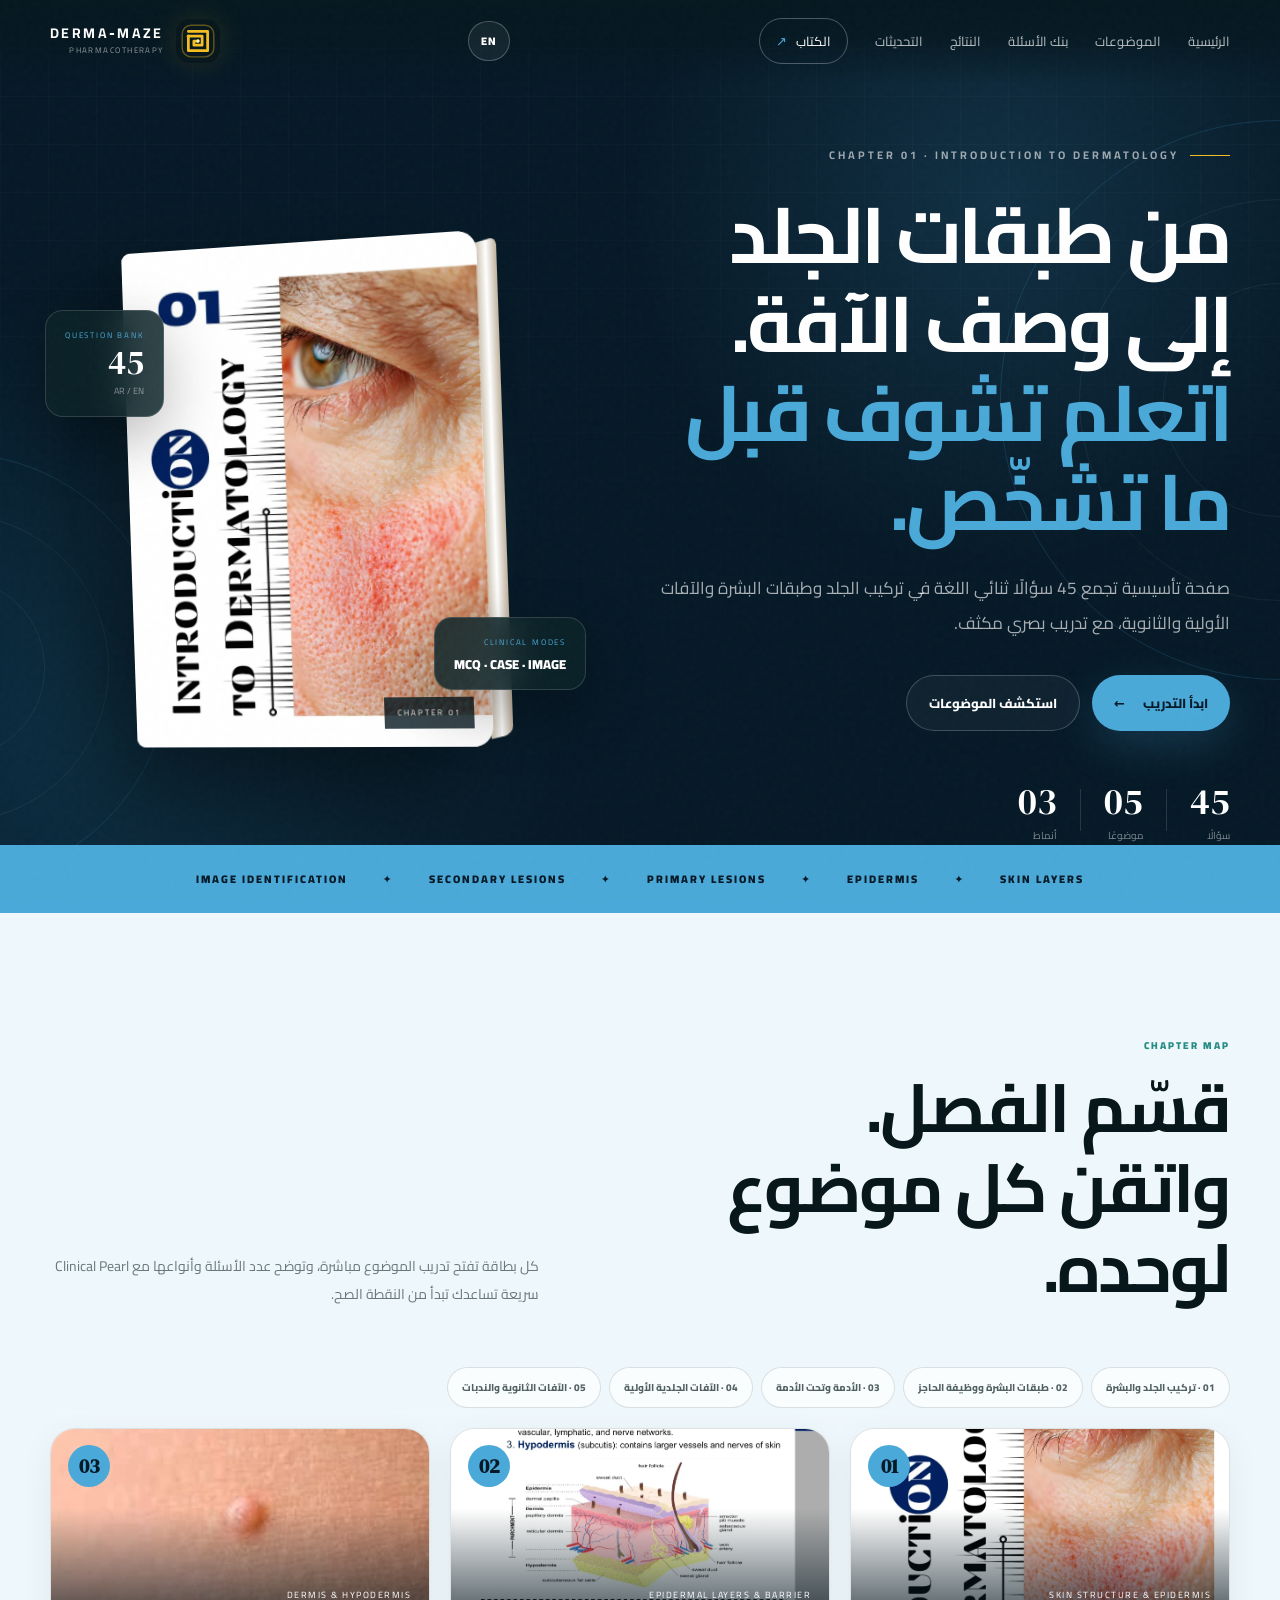
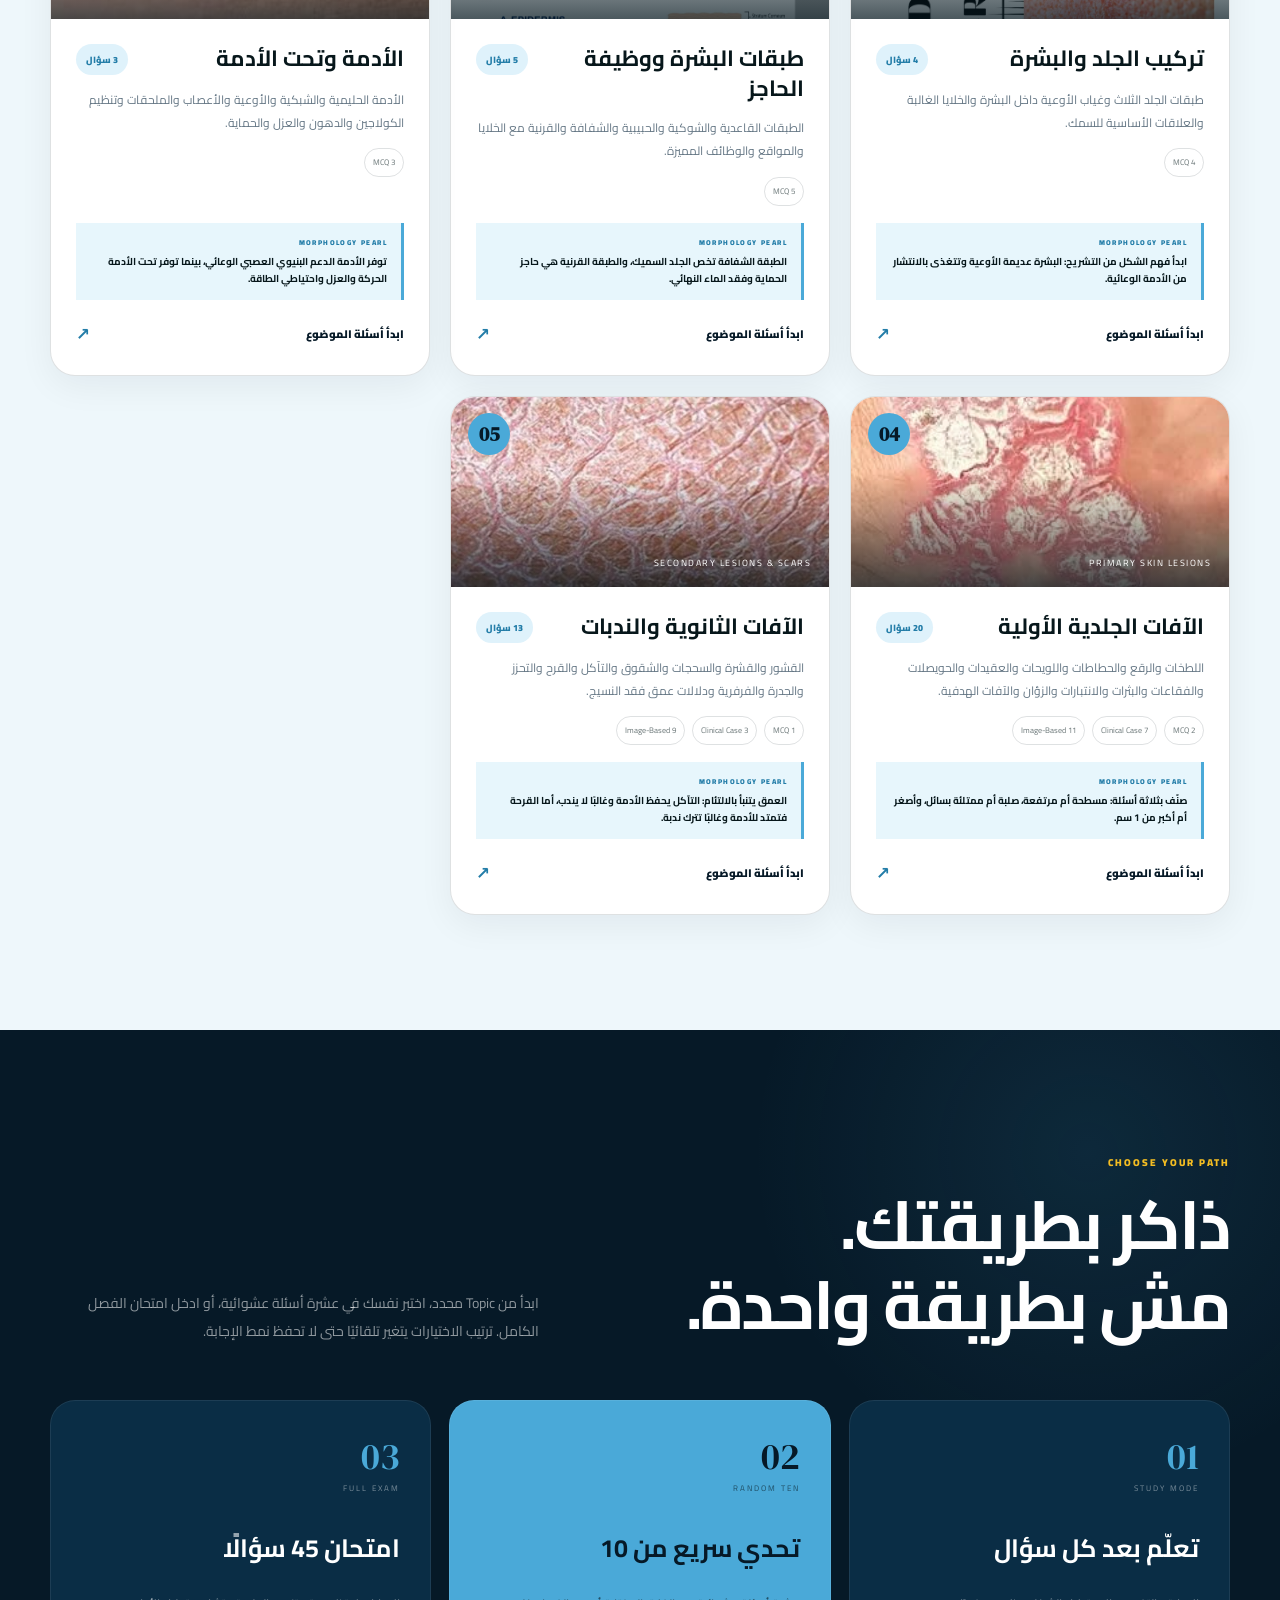
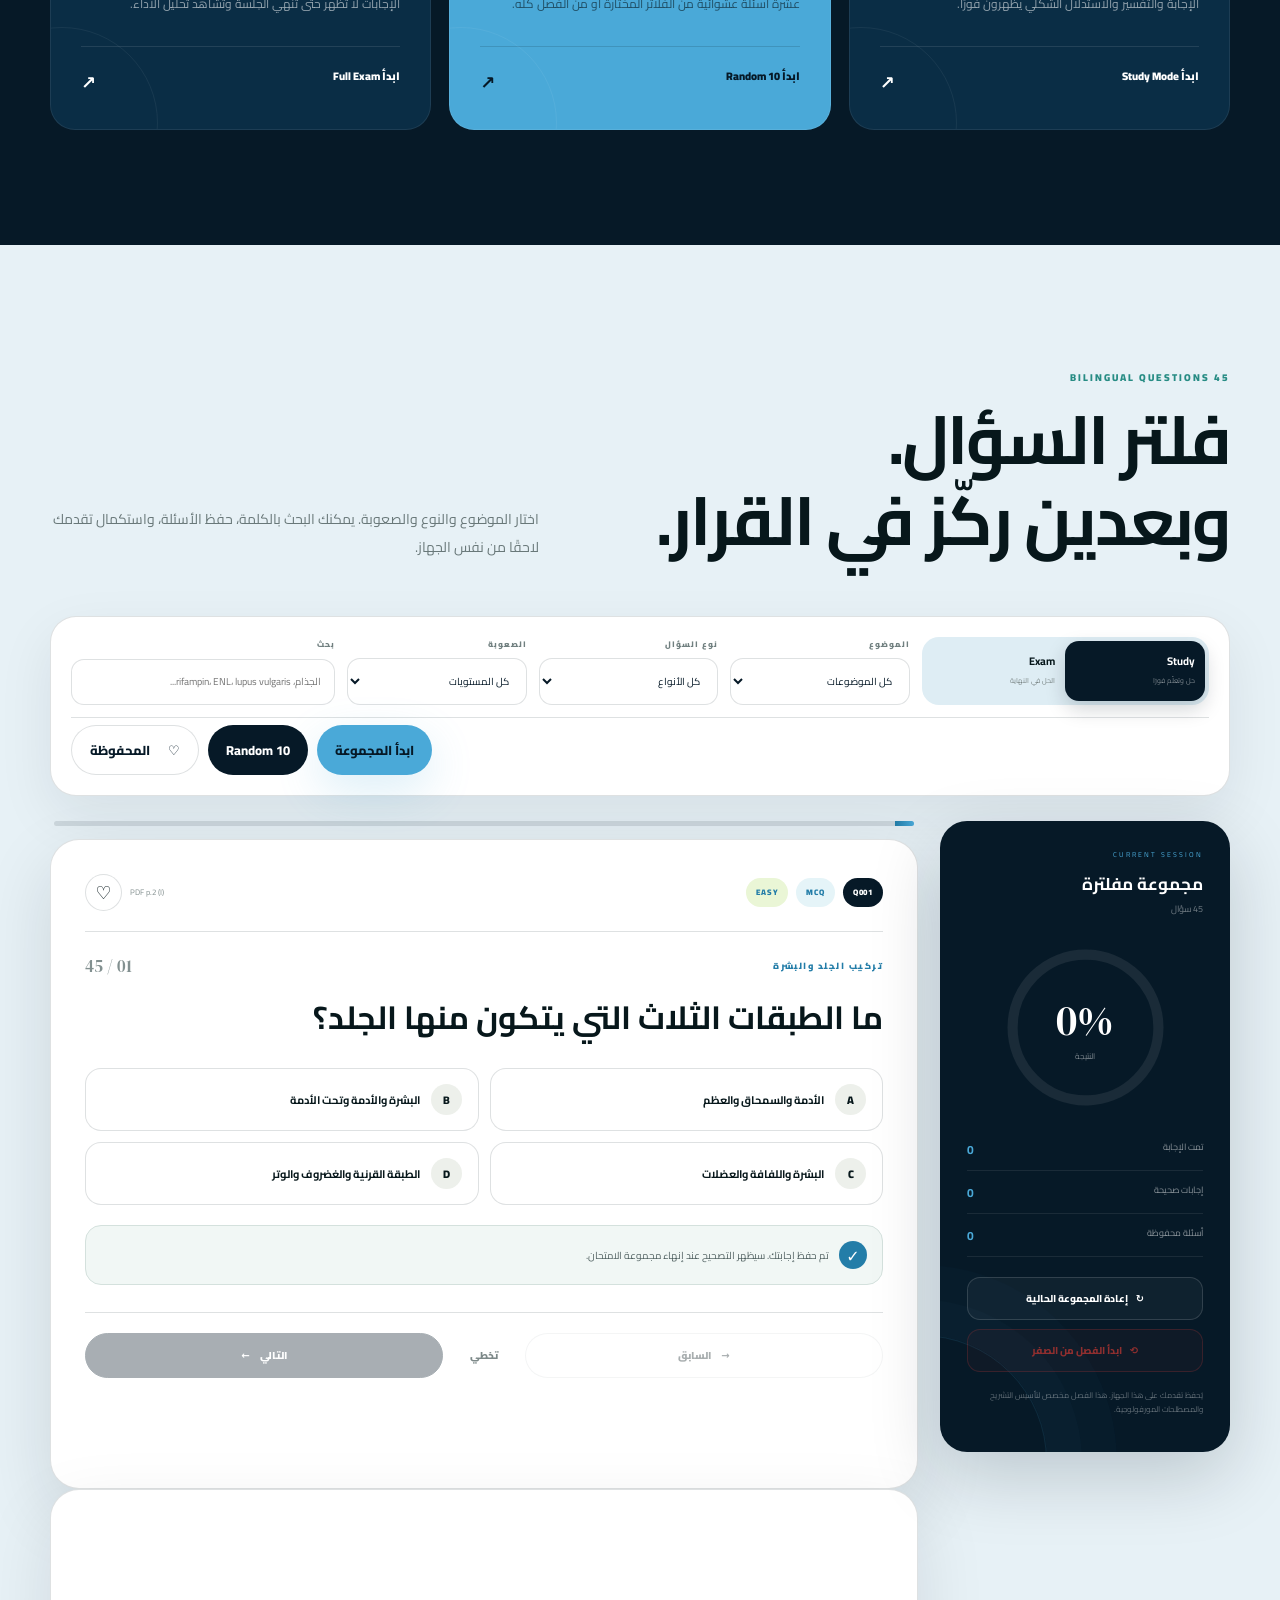
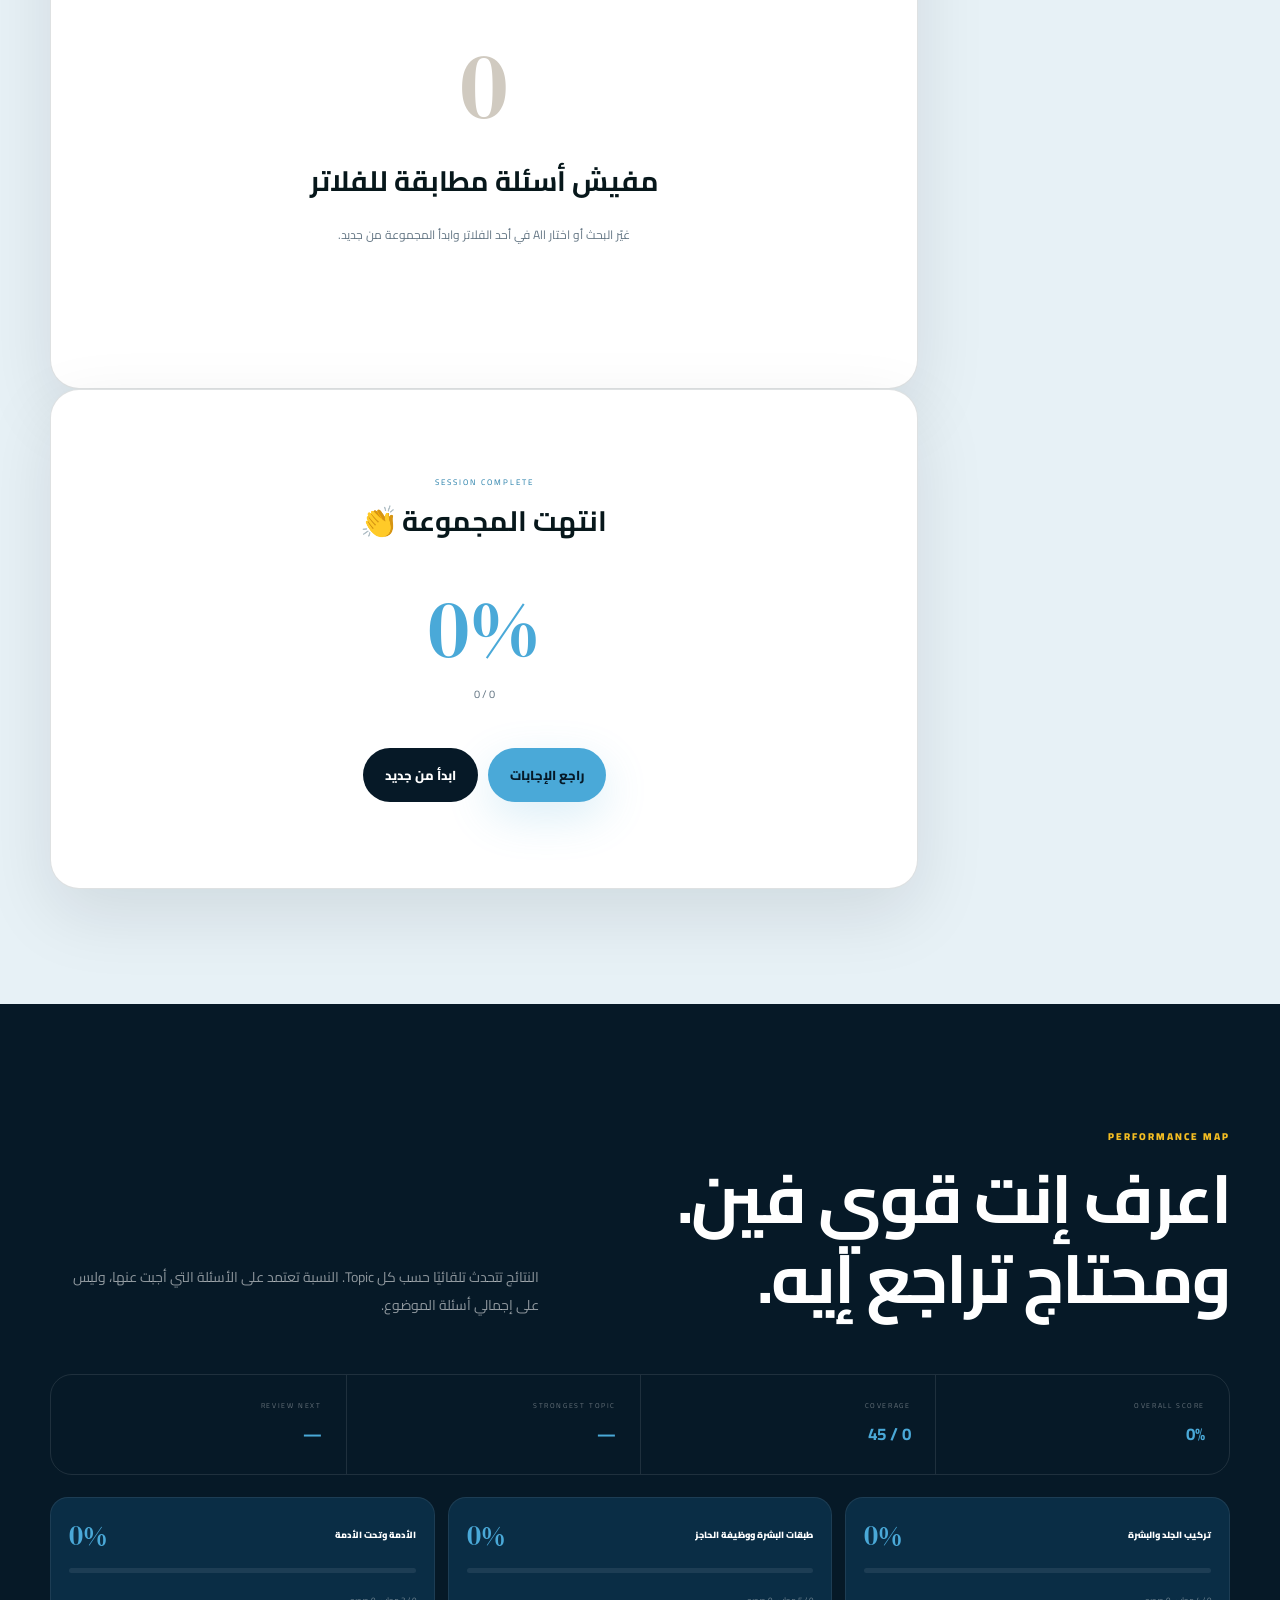
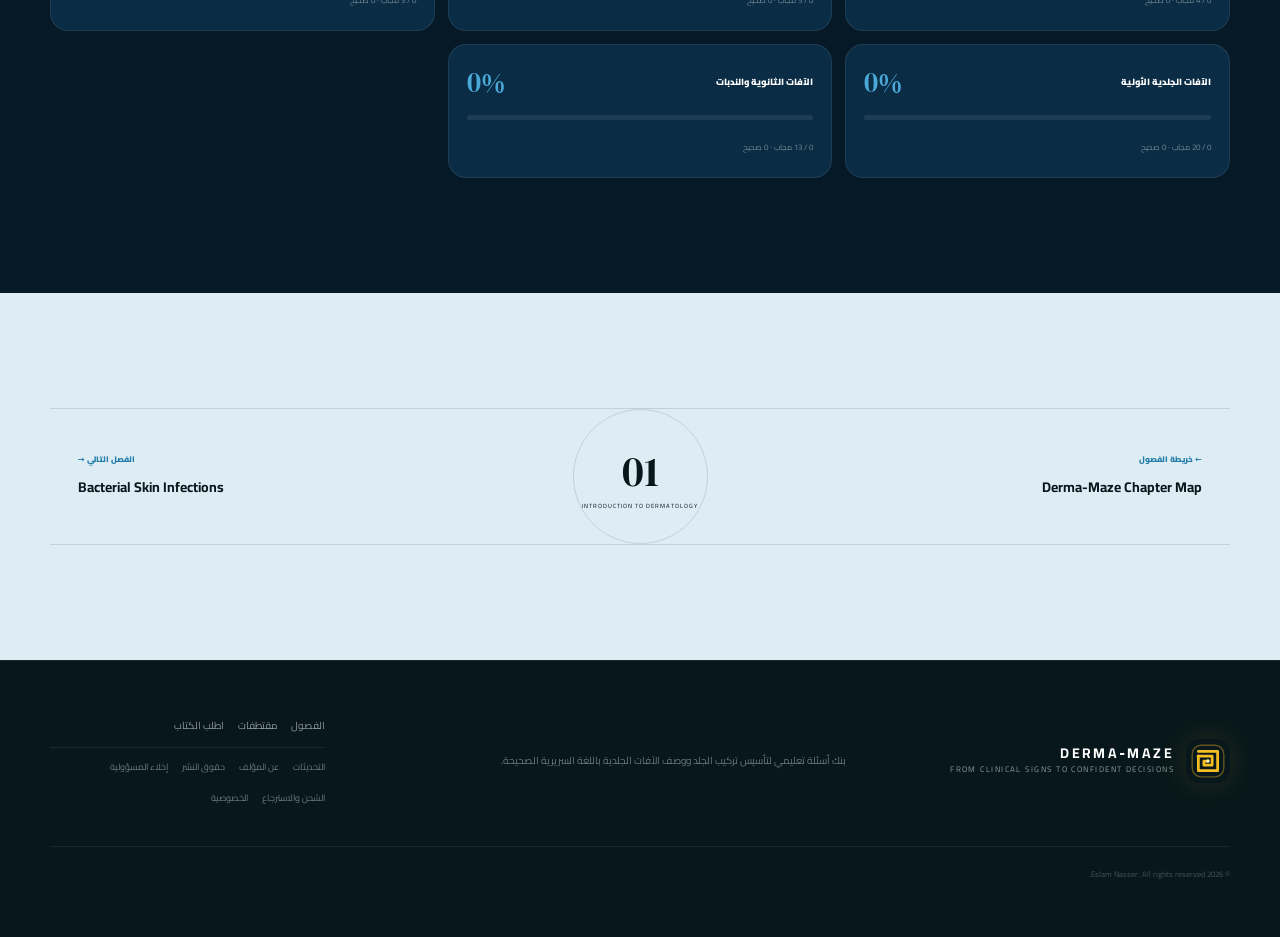
<file: intro.html>
<!DOCTYPE html>

<html dir="rtl" lang="ar">
<head>
<meta charset="utf-8"/>
<meta content="width=device-width, initial-scale=1" name="viewport"/>
<meta content="#07171b" name="theme-color"/>




<title>Introduction to Dermatology Questions | Derma-Maze</title>
<link href="assets/favicon.svg" rel="icon" type="image/svg+xml"/>
<link href="https://fonts.googleapis.com" rel="preconnect"/>
<link crossorigin="" href="https://fonts.gstatic.com" rel="preconnect"/>
<link href="https://fonts.googleapis.com/css2?family=Cairo:wght@400;500;600;700;800;900&amp;family=DM+Serif+Display&amp;family=Inter:wght@400;500;600;700;800&amp;display=swap" rel="stylesheet"/>
<link href="styles.css" rel="stylesheet"/>
<link href="intro.css" rel="stylesheet"/>
<meta content="Study skin structure, epidermal layers, and primary and secondary lesions through 45 bilingual MCQs, clinical identification cases, and image-based questions." name="description"/><meta content="Eslam Nasser" name="author"/><meta content="index, follow, max-image-preview:large" name="robots"/><meta content="Derma-Maze" property="og:site_name"/><meta content="website" property="og:type"/><meta content="ar_EG" property="og:locale"/><meta content="en_US" property="og:locale:alternate"/><meta content="Introduction to Dermatology Questions | Derma-Maze" property="og:title"/><meta content="Study skin structure, epidermal layers, and primary and secondary lesions through 45 bilingual MCQs, clinical identification cases, and image-based questions." property="og:description"/><meta content="https://pharmacy-nexus.github.io/Derma-Maze/intro.html" property="og:url"/><meta content="https://pharmacy-nexus.github.io/Derma-Maze/assets/og-intro.jpg" property="og:image"/><meta content="https://pharmacy-nexus.github.io/Derma-Maze/assets/og-intro.jpg" property="og:image:secure_url"/><meta content="image/jpeg" property="og:image:type"/><meta content="1200" property="og:image:width"/><meta content="630" property="og:image:height"/><meta content="Introduction to Dermatology — Derma-Maze" property="og:image:alt"/><meta content="summary_large_image" name="twitter:card"/><meta content="Introduction to Dermatology Questions | Derma-Maze" name="twitter:title"/><meta content="Study skin structure, epidermal layers, and primary and secondary lesions through 45 bilingual MCQs, clinical identification cases, and image-based questions." name="twitter:description"/><meta content="https://pharmacy-nexus.github.io/Derma-Maze/assets/og-intro.jpg" name="twitter:image"/><link href="https://pharmacy-nexus.github.io/Derma-Maze/intro.html" rel="canonical"/><link href="assets/apple-touch-icon.png" rel="apple-touch-icon" sizes="180x180"/><link href="assets/favicon-32.png" rel="icon" sizes="32x32" type="image/png"/><link href="manifest.webmanifest" rel="manifest"/><script id="seoStructuredData" type="application/ld+json">{"@context": "https://schema.org", "@type": "LearningResource", "name": "Introduction to Dermatology", "description": "Study skin structure, epidermal layers, and primary and secondary lesions through 45 bilingual MCQs, clinical identification cases, and image-based questions.", "url": "https://pharmacy-nexus.github.io/Derma-Maze/intro.html", "inLanguage": ["ar", "en"], "educationalUse": ["Self assessment", "Revision"], "isPartOf": {"@type": "Book", "name": "Derma-Maze Volume 1: Pharmacotherapy of Dermatology", "url": "https://pharmacy-nexus.github.io/Derma-Maze/"}, "author": {"@type": "Person", "name": "Eslam Nasser"}}</script></head>
<body class="intro-page">
<div id="scrollProgress"></div>
<div class="noise"></div>
<header class="topbar intro-topbar">
<div class="shell nav-wrap">
<a aria-label="Derma Maze home" class="logo" href="index.html#home">
<span aria-hidden="true" class="logo-maze"><img alt="" src="assets/favicon.svg"/></span>
<span class="logo-type"><b>DERMA‑MAZE</b><small>PHARMACOTHERAPY</small></span>
</a>
<div class="nav-actions-premium">
<button aria-label="Switch language" class="lang-pill" id="langBtn">EN</button>
<button aria-label="Open menu" class="menu" id="menuBtn"><span></span><span></span></button>
</div>
<nav id="mainNav">
<a data-intro-i18n="nav.home" href="index.html">الرئيسية</a>
<a data-intro-i18n="nav.topics" href="#topics">الموضوعات</a>
<a data-intro-i18n="nav.questions" href="#question-bank">بنك الأسئلة</a>
<a data-intro-i18n="nav.results" href="#results">النتائج</a>
<a data-i18n="nav.updates" href="updates.html">التحديثات</a>
<a class="nav-buy" href="index.html#buy"><span data-intro-i18n="nav.book">الكتاب</span> <em>↗</em></a>
</nav>
</div>
</header>
<main>
<section class="intro-hero" id="chapter-top">
<div class="intro-orbit intro-orbit-one"></div>
<div class="intro-orbit intro-orbit-two"></div>
<div class="shell intro-hero-grid">
<div class="intro-hero-copy reveal">
<div class="kicker"><span></span><b>CHAPTER 01 · INTRODUCTION TO DERMATOLOGY</b></div>
<h1 data-intro-i18n-html="hero.title">من طبقات الجلد إلى وصف الآفة.<br/><strong>اتعلم تشوف قبل ما تشخّص.</strong></h1>
<p data-intro-i18n="hero.text">صفحة تأسيسية تجمع 45 سؤالًا ثنائي اللغة في تركيب الجلد وطبقات البشرة والآفات الأولية والثانوية، مع 20 سؤالًا بصريًا.</p>
<div class="intro-hero-actions">
<a class="button primary" href="#question-bank"><span data-intro-i18n="hero.start">ابدأ التدريب</span><span>←</span></a>
<a class="button ghost" data-intro-i18n="hero.explore" href="#topics">استكشف الموضوعات</a>
</div>
<div class="intro-hero-stats">
<div><b>45</b><span data-intro-i18n="hero.q">سؤالًا</span></div>
<i></i>
<div><b>05</b><span data-intro-i18n="hero.t">موضوعات</span></div>
<i></i>
<div><b>03</b><span data-intro-i18n="hero.m">أنماط</span></div>
</div>
</div>
<div class="intro-hero-art reveal">
<div class="intro-cover-halo"></div>
<div class="intro-cover">
<img alt="Introduction to Dermatology chapter cover" src="assets/intro-01.webp"/>
<span>CHAPTER 01</span>
</div>
<div class="intro-float-card intro-float-a"><small>QUESTION BANK</small><b>45</b><span>AR / EN</span></div>
<div class="intro-float-card intro-float-b"><small>CLINICAL MODES</small><b>MCQ · CASE · IMAGE</b></div>
</div>
</div>
<div class="intro-hero-strip">
<span>SKIN LAYERS</span><i>✦</i><span>EPIDERMIS</span><i>✦</i><span>PRIMARY LESIONS</span><i>✦</i><span>SECONDARY LESIONS</span><i>✦</i><span>IMAGE IDENTIFICATION</span>
</div>
</section>
<section class="intro-section intro-topics-section" id="topics">
<div class="shell">
<header class="section-head reveal">
<div>
<span class="eyebrow">CHAPTER MAP</span>
<h2 data-intro-i18n-html="topics.title">قسّم الفصل.<br/>واتقن كل موضوع لوحده.</h2>
</div>
<p data-intro-i18n="topics.text">كل بطاقة تفتح تدريب الموضوع مباشرة، وتوضح عدد الأسئلة وأنواعها مع Clinical Pearl سريعة تساعدك تبدأ من النقطة الصح.</p>
</header>
<div aria-label="Topic navigator" class="intro-topic-jump" id="introTopicJump"></div>
<div class="intro-topic-grid" id="introTopicGrid"></div>
</div>
</section>
<section class="intro-section intro-study-path">
<div class="shell">
<header class="section-head light reveal">
<div><span class="eyebrow">CHOOSE YOUR PATH</span><h2 data-intro-i18n-html="path.title">ذاكر بطريقتك.<br/>مش بطريقة واحدة.</h2></div>
<p data-intro-i18n="path.text">ابدأ من Topic محدد، اختبر نفسك في عشرة أسئلة عشوائية، أو ادخل امتحان الفصل الكامل. ترتيب الاختيارات يتغير تلقائيًا حتى لا تحفظ نمط الإجابة.</p>
</header>
<div class="intro-path-grid">
<article class="intro-path-card reveal">
<span>01</span><small>STUDY MODE</small>
<h3 data-intro-i18n="path.studyTitle">تعلّم بعد كل سؤال</h3>
<p data-intro-i18n="path.studyText">الإجابة والتفسير والاستدلال الشكلي يظهرون فورًا.</p>
<button class="intro-path-action" data-start-mode="study"><span data-intro-i18n="path.studyCta">ابدأ Study Mode</span><b>↗</b></button>
</article>
<article class="intro-path-card featured reveal">
<span>02</span><small>RANDOM TEN</small>
<h3 data-intro-i18n="path.randomTitle">تحدي سريع من 10</h3>
<p data-intro-i18n="path.randomText">عشرة أسئلة عشوائية من الفلاتر المختارة أو من الفصل كله.</p>
<button class="intro-path-action" id="randomTenHero"><span data-intro-i18n="path.randomCta">ابدأ Random 10</span><b>↗</b></button>
</article>
<article class="intro-path-card reveal">
<span>03</span><small>FULL EXAM</small>
<h3 data-intro-i18n="path.examTitle">امتحان 45 سؤالًا</h3>
<p data-intro-i18n="path.examText">الإجابات لا تظهر حتى تنهي الجلسة وتشاهد تحليل الأداء.</p>
<button class="intro-path-action" id="fullExamHero"><span data-intro-i18n="path.examCta">ابدأ Full Exam</span><b>↗</b></button>
</article>
</div>
</div>
</section>
<section class="intro-section intro-bank-section" id="question-bank">
<div class="shell">
<header class="section-head reveal">
<div><span class="eyebrow">45 BILINGUAL QUESTIONS</span><h2 data-intro-i18n-html="bank.title">فلتر السؤال.<br/>وبعدين ركّز في القرار.</h2></div>
<p data-intro-i18n="bank.text">اختار الموضوع والنوع والصعوبة. يمكنك البحث بالكلمة، حفظ الأسئلة، واستكمال تقدمك لاحقًا من نفس الجهاز.</p>
</header>
<div class="intro-filter-panel reveal">
<div class="intro-mode-switch" id="introModeSwitch">
<button class="active" data-mode="study"><b data-intro-i18n="filter.study">Study</b><small data-intro-i18n="filter.studySub">حل وتعلّم فورًا</small></button>
<button data-mode="exam"><b data-intro-i18n="filter.exam">Exam</b><small data-intro-i18n="filter.examSub">الحل في النهاية</small></button>
</div>
<label>
<span data-intro-i18n="filter.topic">الموضوع</span>
<select id="introTopicFilter"></select>
</label>
<label>
<span data-intro-i18n="filter.type">نوع السؤال</span>
<select id="introTypeFilter"></select>
</label>
<label>
<span data-intro-i18n="filter.difficulty">الصعوبة</span>
<select id="introDifficultyFilter"></select>
</label>
<label class="intro-search-field">
<span data-intro-i18n="filter.search">بحث</span>
<input autocomplete="off" id="introSearch" placeholder="Macule, epidermis, ulceration..." type="search"/>
</label>
<div class="intro-filter-actions">
<button class="button primary" id="introApplyFilters"><span data-intro-i18n="filter.apply">ابدأ المجموعة</span></button>
<button class="button intro-dark-button" id="introRandomTen"><span data-intro-i18n="filter.random">Random 10</span></button>
<button class="button intro-outline-button" id="introBookmarksOnly"><span>♡</span><span data-intro-i18n="filter.bookmarks">المحفوظة</span></button>
</div>
</div>
<div class="intro-practice-layout">
<aside class="intro-session-sidebar reveal">
<div class="intro-session-head">
<small data-intro-i18n="session.label">CURRENT SESSION</small>
<b id="introSessionTitle">All Topics</b>
<span id="introSessionCount">45 questions</span>
</div>
<div class="intro-score-ring">
<svg aria-hidden="true" viewbox="0 0 120 120">
<circle cx="60" cy="60" r="50"></circle>
<circle class="arc" cx="60" cy="60" id="introScoreArc" r="50"></circle>
</svg>
<div><b id="introScorePercent">0%</b><span data-intro-i18n="session.score">النتيجة</span></div>
</div>
<div class="intro-mini-stats">
<div><span data-intro-i18n="session.answered">تمت الإجابة</span><b id="introAnsweredCount">0</b></div>
<div><span data-intro-i18n="session.correct">إجابات صحيحة</span><b id="introCorrectCount">0</b></div>
<div><span data-intro-i18n="session.saved">أسئلة محفوظة</span><b id="introSavedCount">0</b></div>
</div>
<button class="intro-reset" id="introResetSession"><span>↻</span><span data-intro-i18n="session.reset">إعادة الجلسة</span></button>
<button class="intro-reset intro-reset-all" id="introResetAllProgress"><span>⟲</span><span data-intro-i18n="session.resetAll">ابدأ الفصل من الصفر</span></button>
<p data-intro-i18n="session.note">يُحفظ تقدمك على هذا الجهاز. المحتوى تعليمي ولا يستبدل البروتوكولات المحلية أو التقييم الطبي.</p>
</aside>
<div class="intro-question-stage reveal">
<div class="intro-progress-line"><i id="introProgressBar"></i></div>
<article class="intro-question-card" id="introQuestionCard">
<div class="intro-question-top">
<div>
<span id="introQuestionId">Q001</span>
<b id="introQuestionType">MCQ</b>
<em id="introQuestionDifficulty">EASY</em>
</div>
<div>
<small id="introQuestionSource">PDF p.2 (I)</small>
<button aria-label="Save question" class="intro-bookmark" id="introBookmarkBtn">♡</button>
</div>
</div>
<div class="intro-question-context">
<span id="introQuestionTopic">GENERAL PRINCIPLES</span>
<b id="introQuestionCounter">01 / 45</b>
</div>
<figure class="intro-question-image" hidden="" id="introQuestionImageWrap">
<img alt="Clinical image question" id="introQuestionImage"/>
<button data-intro-i18n="question.zoom" id="introZoomImage" type="button">تكبير الصورة</button>
</figure>
<h3 id="introQuestionText">Loading question…</h3>
<div class="intro-options" id="introOptions"></div>
<div class="intro-feedback" id="introFeedback">
<div class="intro-feedback-title"><span id="introFeedbackIcon">✓</span><b id="introFeedbackTitle"></b></div>
<p id="introExplanation"></p>
<div class="intro-reasoning"><small>MORPHOLOGICAL REASONING</small><p id="introReasoning"></p></div>
</div>
<div class="intro-exam-message" hidden="" id="introExamMessage">
<span>✓</span><p data-intro-i18n="question.savedAnswer">تم حفظ إجابتك. سيظهر التصحيح عند إنهاء مجموعة الامتحان.</p>
</div>
<div class="intro-question-nav">
<button class="intro-nav-button" id="introPrevQuestion"><span>→</span><span data-intro-i18n="question.previous">السابق</span></button>
<button class="intro-nav-button subtle" data-intro-i18n="question.skip" id="introSkipQuestion">تخطي</button>
<button class="intro-nav-button next" disabled="" id="introNextQuestion"><span data-intro-i18n="question.next">التالي</span><span>←</span></button>
</div>
</article>
<div class="intro-empty-state" hidden="" id="introEmptyState">
<span>0</span>
<h3 data-intro-i18n="empty.title">مفيش أسئلة مطابقة للفلاتر</h3>
<p data-intro-i18n="empty.text">غيّر البحث أو اختار All في أحد الفلاتر وابدأ المجموعة من جديد.</p>
</div>
<div class="intro-exam-finish" hidden="" id="introExamFinish">
<small>SESSION COMPLETE</small>
<h3 id="introExamFinishTitle">انتهت المجموعة 👏</h3>
<div class="intro-finish-score"><b id="introFinishPercent">0%</b><span id="introFinishDetail">0 / 0</span></div>
<p id="introFinishText"></p>
<div><button class="button primary" data-intro-i18n="finish.review" id="introReviewExam">راجع الإجابات</button><button class="button intro-dark-button" data-intro-i18n="finish.restart" id="introRestartExam">ابدأ من جديد</button></div>
</div>
</div>
</div>
</div>
</section>
<section class="intro-section intro-results-section" id="results">
<div class="shell">
<header class="section-head light reveal">
<div><span class="eyebrow">PERFORMANCE MAP</span><h2 data-intro-i18n-html="results.title">اعرف إنت قوي فين.<br/>ومحتاج تراجع إيه.</h2></div>
<p data-intro-i18n="results.text">النتائج تتحدث تلقائيًا حسب كل Topic. النسبة تعتمد على الأسئلة التي أجبت عنها، وليس على إجمالي أسئلة الموضوع.</p>
</header>
<div class="intro-overall-strip reveal">
<div><small data-intro-i18n="results.overall">OVERALL SCORE</small><b id="introOverallScore">0%</b></div>
<div><small data-intro-i18n="results.coverage">COVERAGE</small><b id="introCoverage">0 / 45</b></div>
<div><small data-intro-i18n="results.strongest">STRONGEST TOPIC</small><b id="introStrongest">—</b></div>
<div><small data-intro-i18n="results.review">REVIEW NEXT</small><b id="introReviewNext">—</b></div>
</div>
<div class="intro-results-grid" id="introResultsGrid"></div>
</div>
</section>
<section class="intro-section intro-chapter-next">
<div class="shell intro-chapter-next-grid reveal">
<a href="index.html#chapters"><small data-intro-i18n="next.previous">← خريطة الفصول</small><b>Derma-Maze Chapter Map</b></a>
<div><span>01</span><small>INTRODUCTION TO DERMATOLOGY</small></div>
<a href="bacterial.html"><small data-intro-i18n="next.next">الفصل التالي →</small><b>Bacterial Skin Infections</b></a>
</div>
</section>
</main>
<footer>
<div class="shell footer-grid">
<a class="logo footer-logo" href="index.html"><span aria-hidden="true" class="logo-maze"><img alt="" src="assets/favicon.svg"/></span><span class="logo-type"><b>DERMA‑MAZE</b><small>From clinical signs to confident decisions</small></span></a>
<p data-intro-i18n="footer.disclaimer">بنك أسئلة تعليمي للصيادلة وطلاب الصيدلة، ولا يُعد بديلًا عن التقييم الطبي أو البروتوكولات المحلية.</p>
<div class="footer-links">
<span class="footer-primary-links">
<a data-i18n="nav.chapters" href="index.html#chapters">الفصول</a>
<a data-i18n="nav.preview" href="index.html#preview">مقتطفات</a>
<a data-i18n="nav.order" href="index.html#buy">اطلب الكتاب</a>
</span>
<span class="footer-legal-links"><a href="updates.html" data-i18n="footer.updates">التحديثات</a>
<a data-i18n="footer.about" href="about.html">عن المؤلف</a>
<a data-i18n="footer.copyright" href="copyright.html">حقوق النشر</a>
<a data-i18n="footer.disclaimerLink" href="disclaimer.html">إخلاء المسؤولية</a>
<a data-i18n="footer.shipping" href="shipping-returns.html">الشحن والاسترجاع</a>
<a data-i18n="footer.privacy" href="privacy.html">الخصوصية</a>
</span>
</div>
<small>© 2026 Eslam Nasser. All rights reserved.</small>
</div>
</footer>
<dialog id="introImageDialog">
<button aria-label="Close" id="introCloseImage">×</button>
<img alt="Clinical image" id="introDialogImage"/>
<span>DERMA‑MAZE • EDUCATIONAL IMAGE</span>
</dialog>
<script src="shared.js"></script>
<script src="intro-data-1.js"></script>
<script src="intro-data-2.js"></script>
<script src="intro.js"></script>
</body>
</html>
</file>
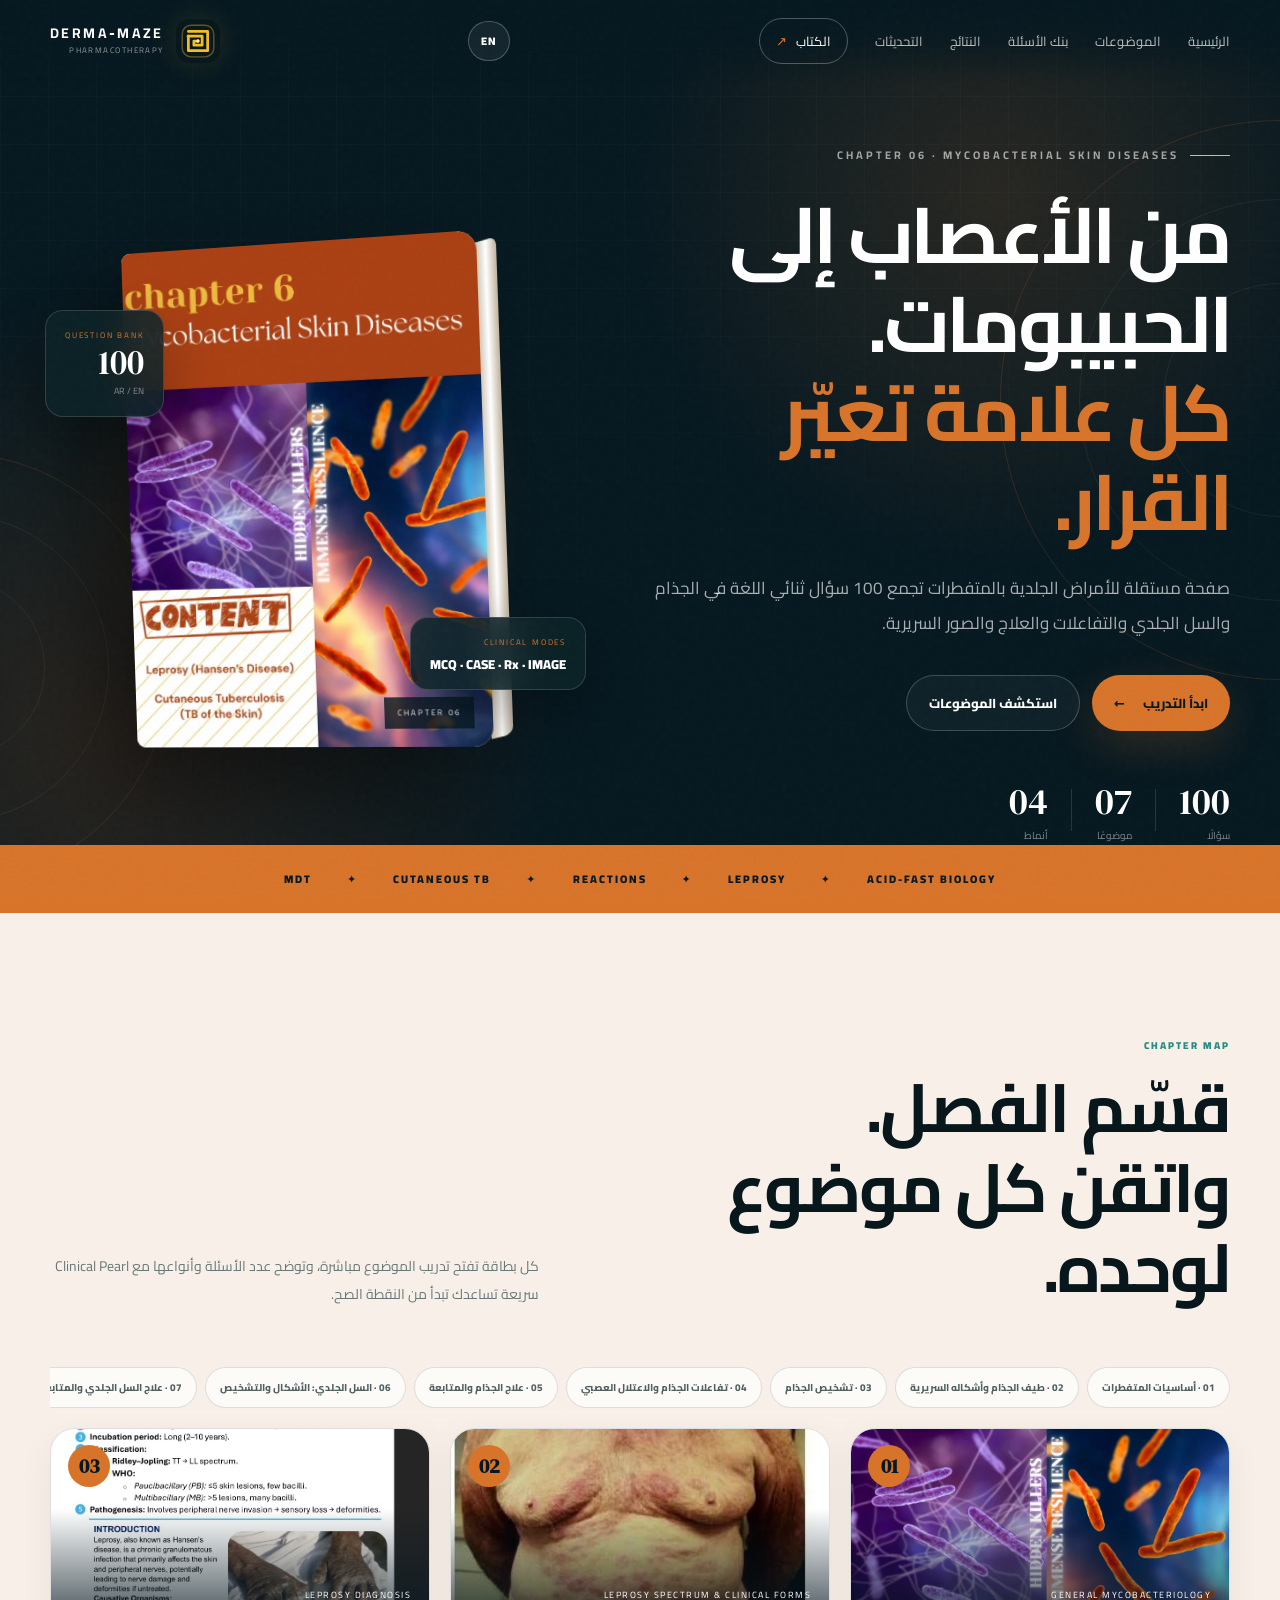
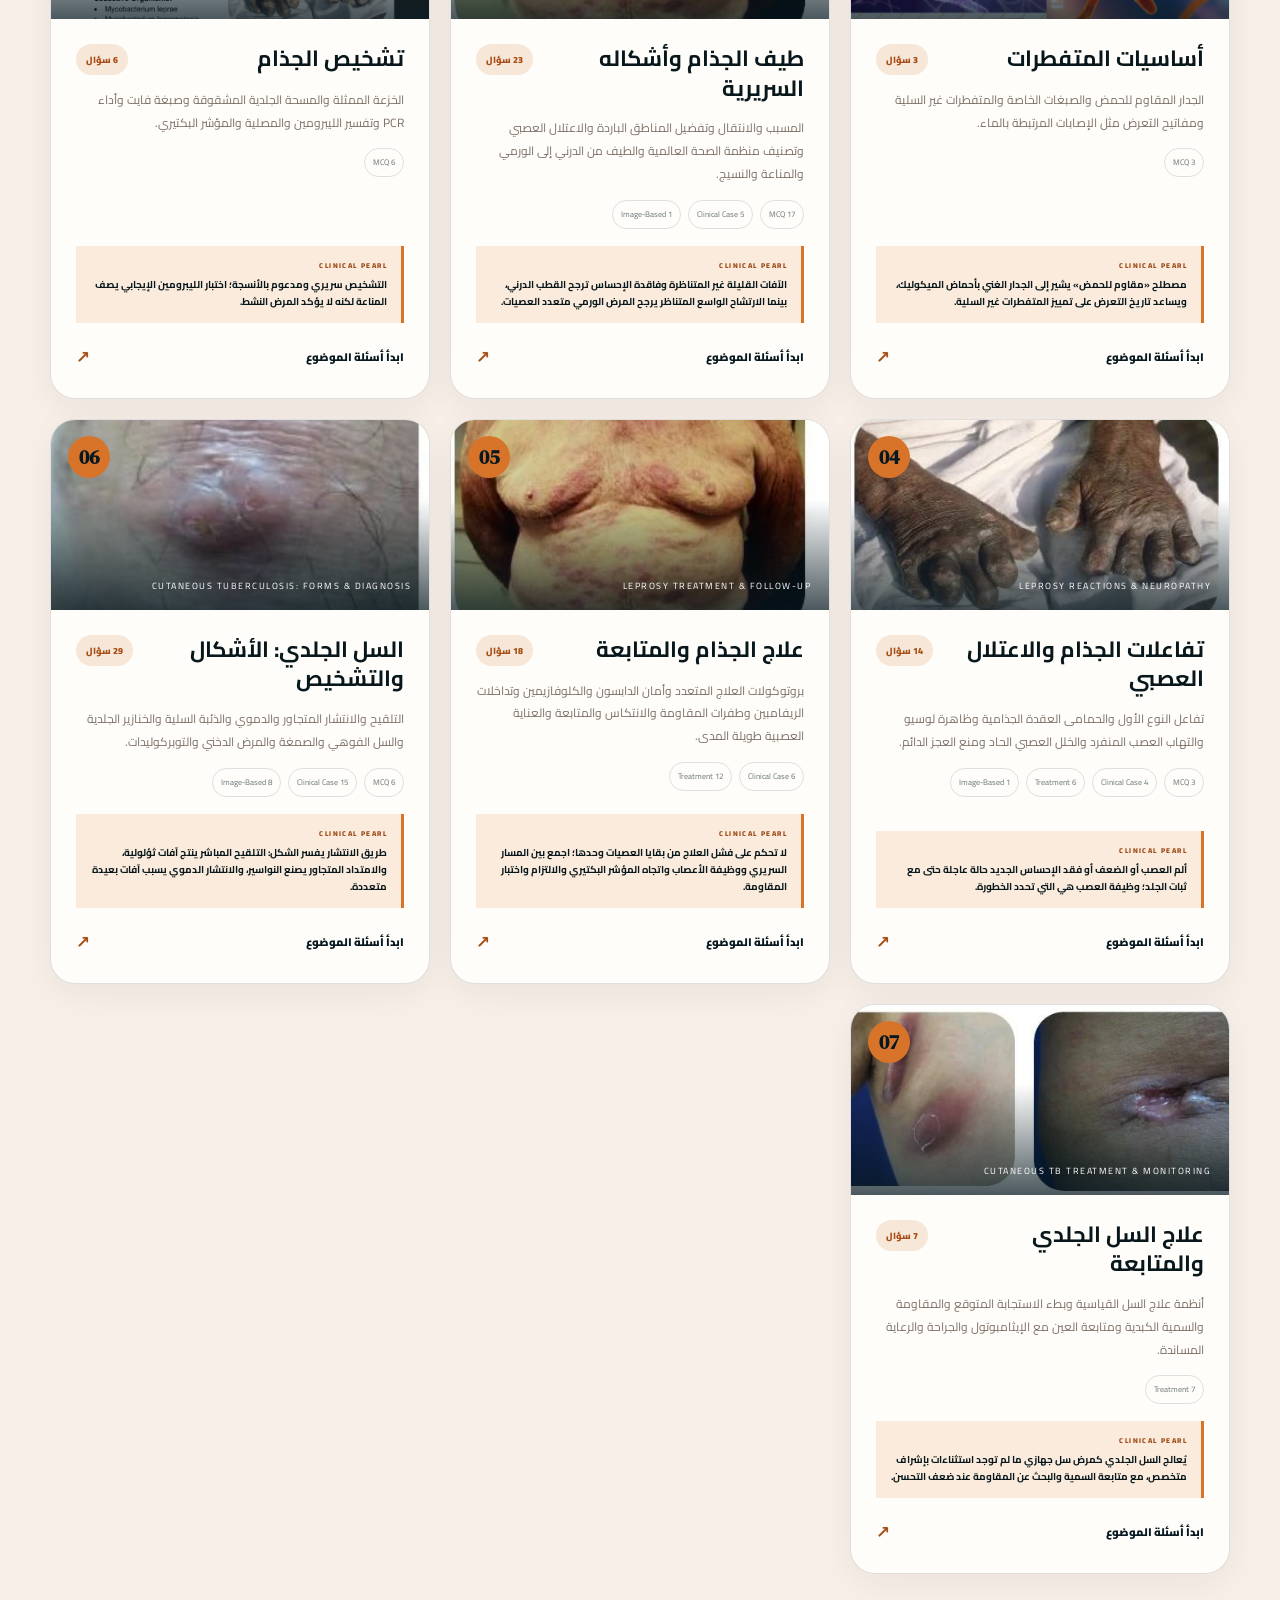
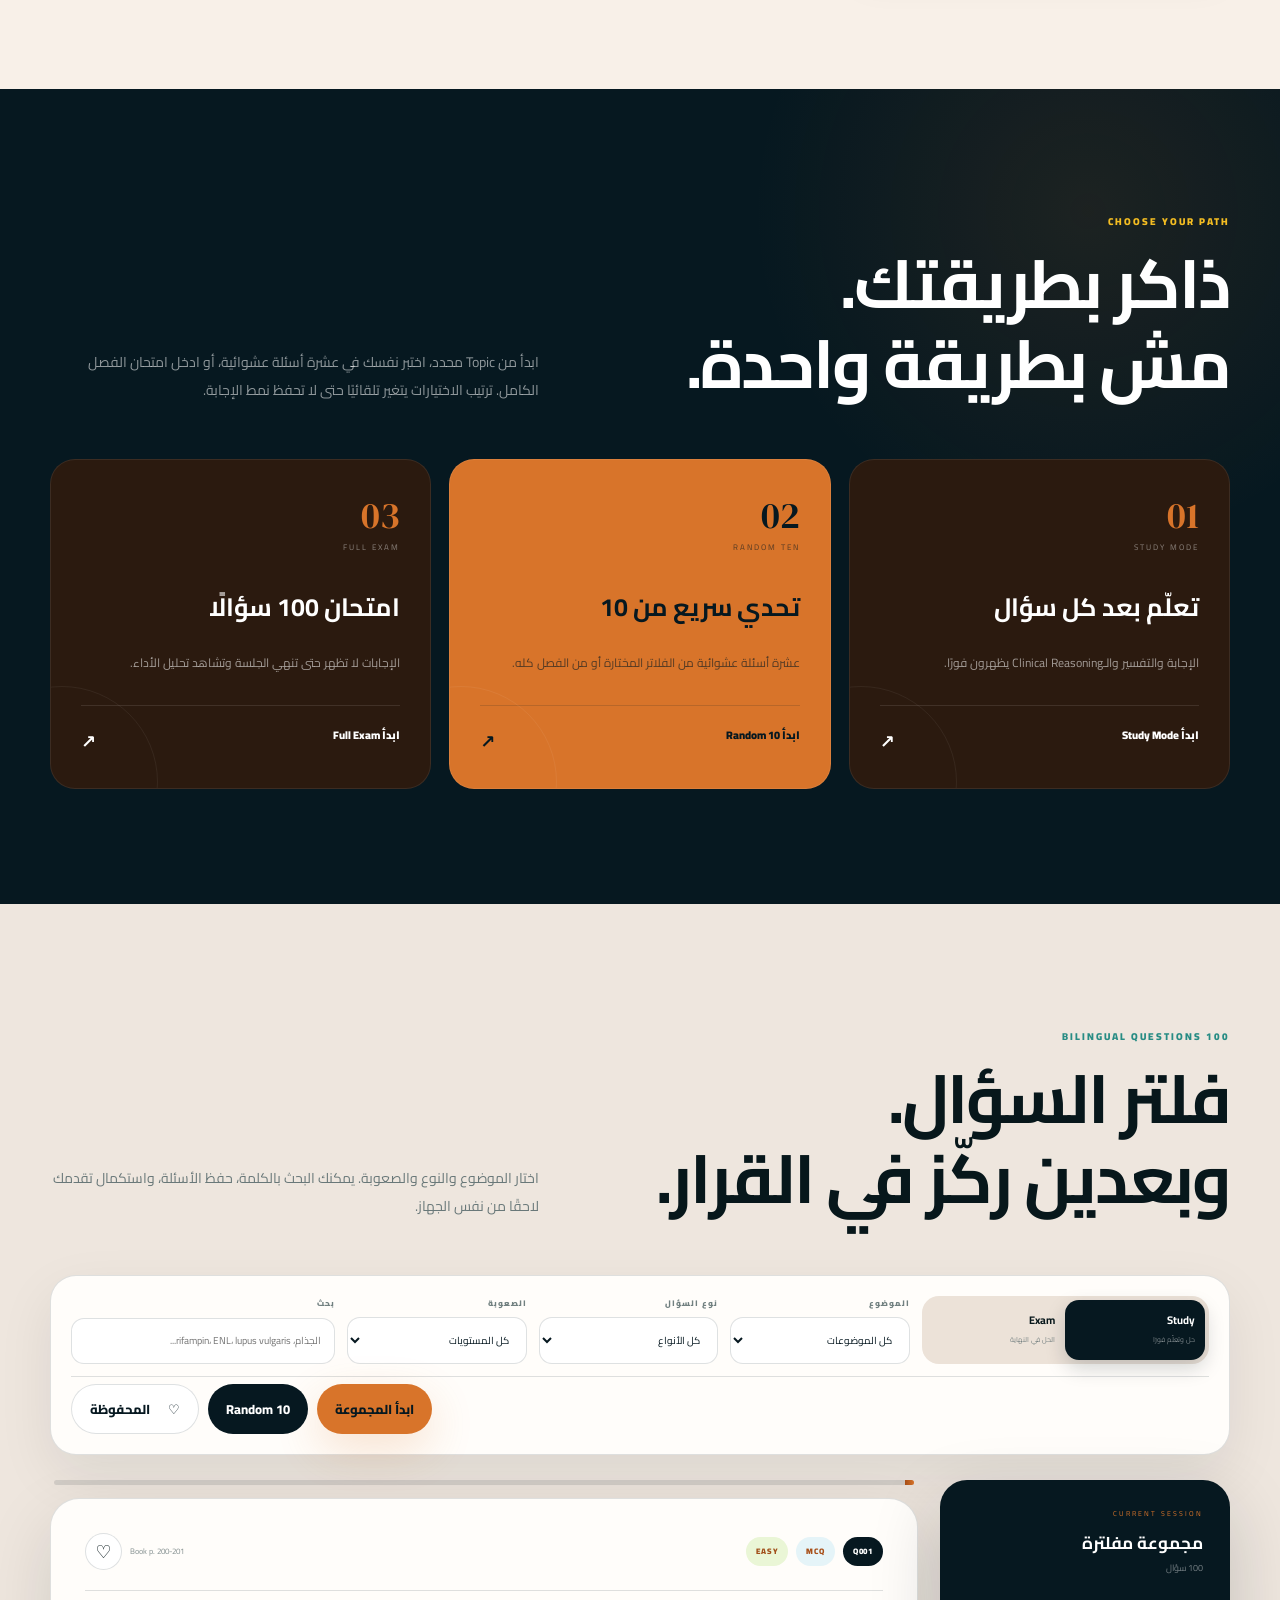
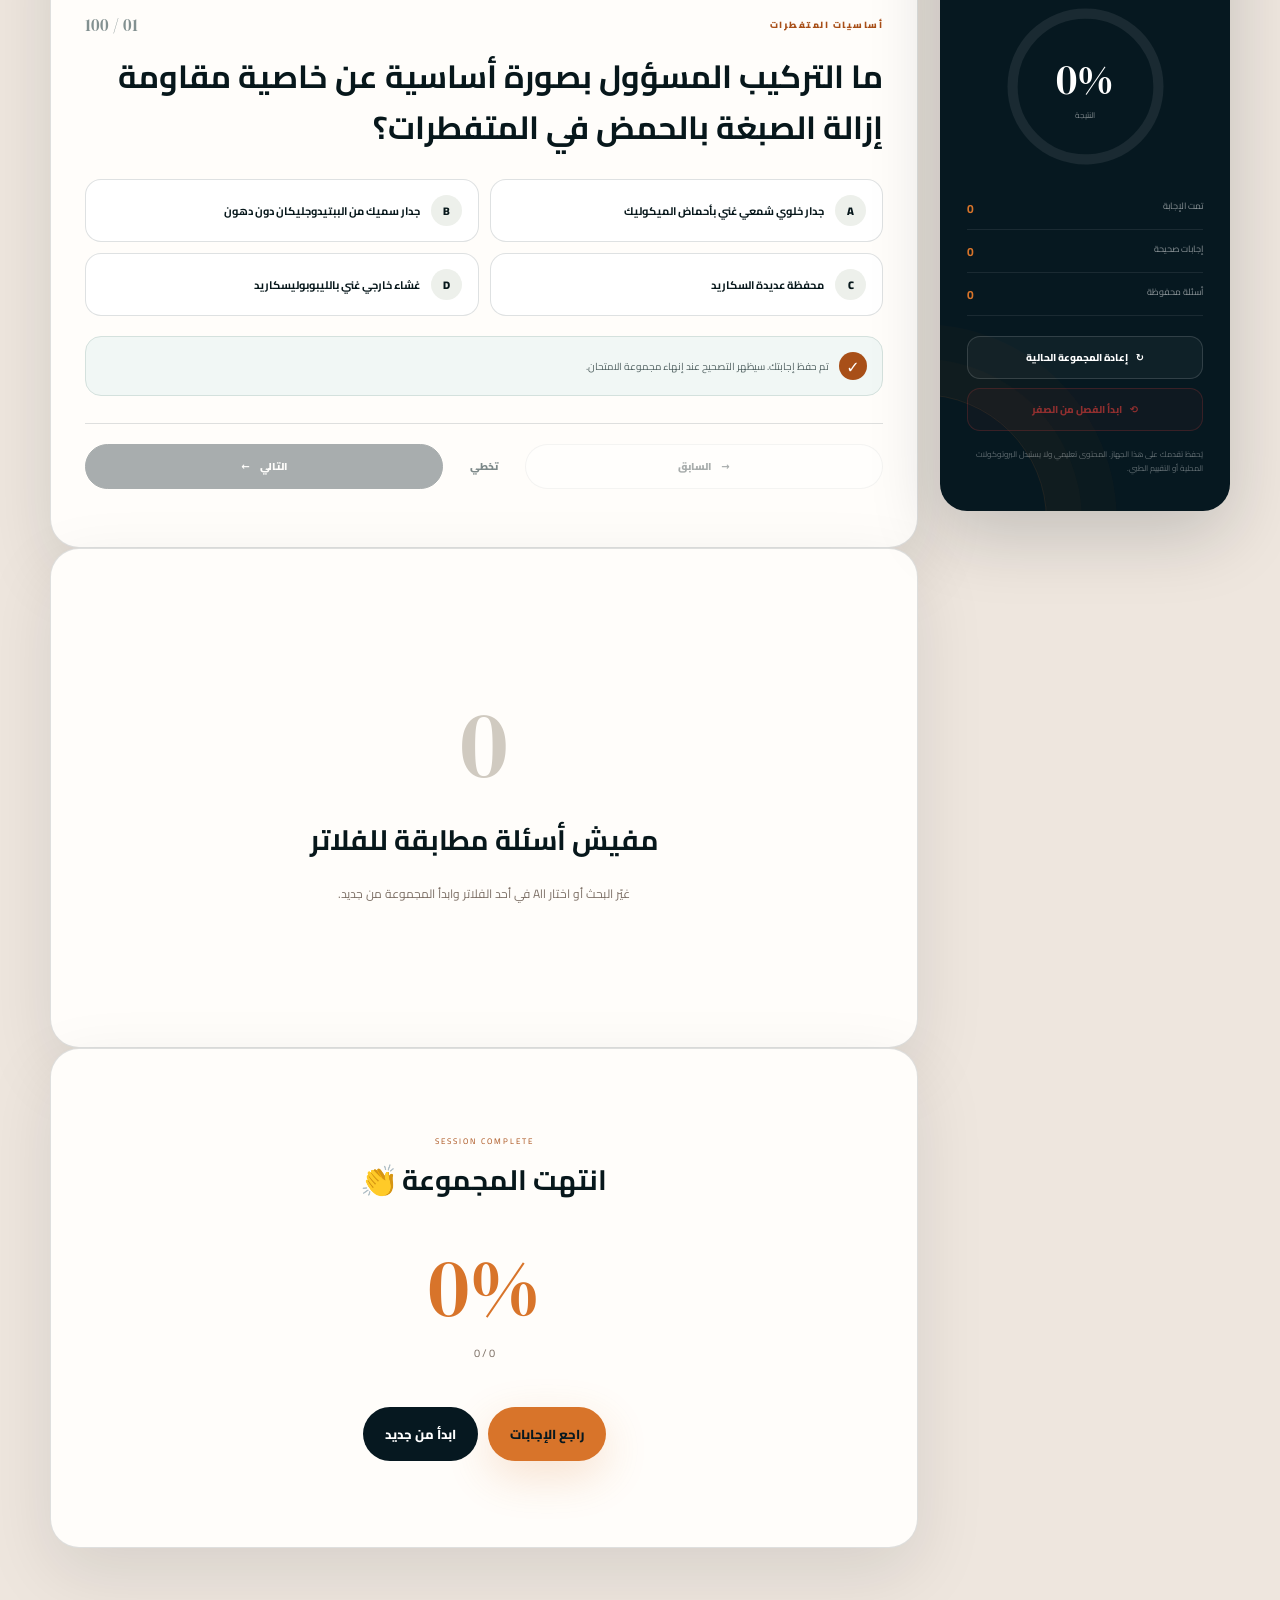
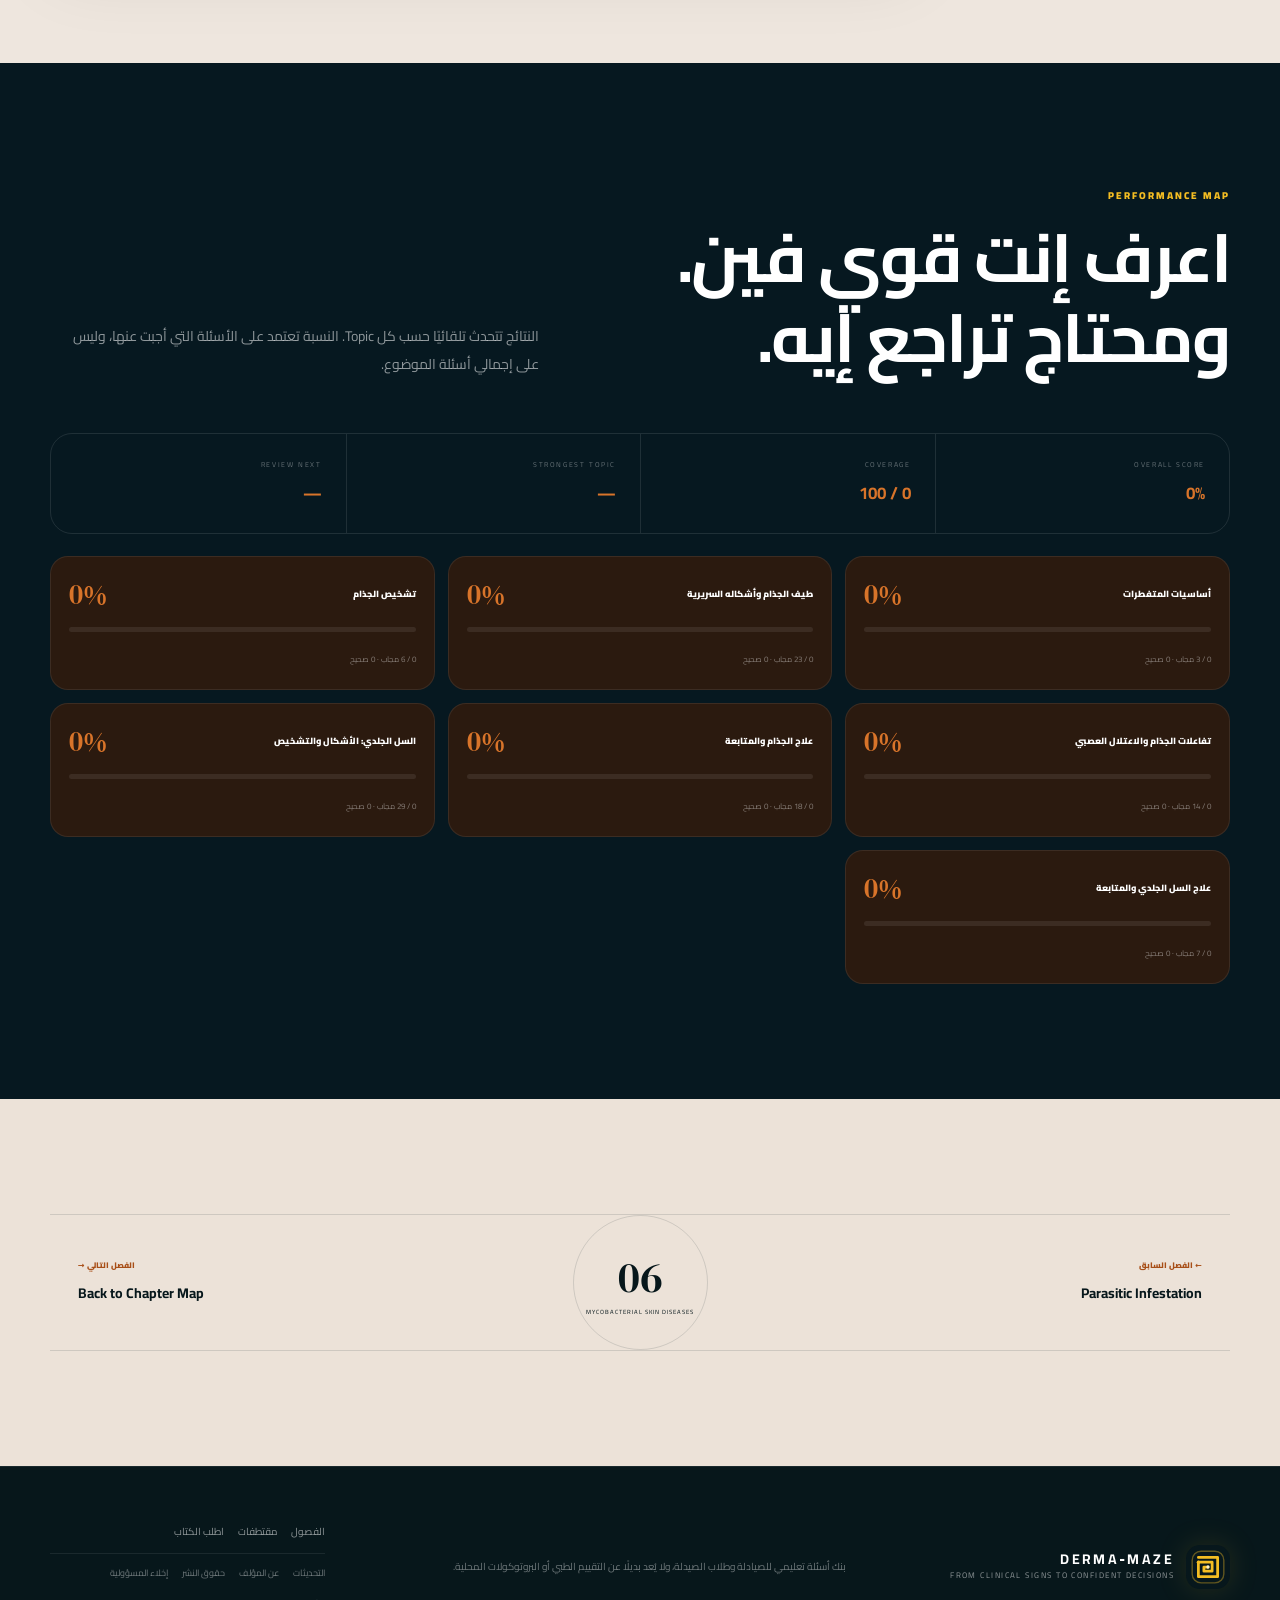
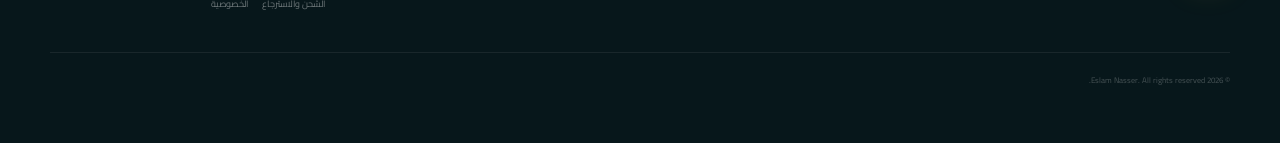
<file: myco.html>
<!DOCTYPE html>

<html dir="rtl" lang="ar">
<head>
<meta charset="utf-8"/>
<meta content="width=device-width, initial-scale=1" name="viewport"/>
<meta content="#07171b" name="theme-color"/>




<title>Mycobacterial Skin Diseases Questions | Derma-Maze</title>
<link href="assets/favicon.svg" rel="icon" type="image/svg+xml"/>
<link href="https://fonts.googleapis.com" rel="preconnect"/>
<link crossorigin="" href="https://fonts.gstatic.com" rel="preconnect"/>
<link href="https://fonts.googleapis.com/css2?family=Cairo:wght@400;500;600;700;800;900&amp;family=DM+Serif+Display&amp;family=Inter:wght@400;500;600;700;800&amp;display=swap" rel="stylesheet"/>
<link href="styles.css" rel="stylesheet"/>
<link href="myco.css" rel="stylesheet"/>
<meta content="Practice 100 bilingual questions on leprosy, leprosy reactions, diagnosis, multidrug therapy, cutaneous tuberculosis, treatment, and monitoring." name="description"/><meta content="Eslam Nasser" name="author"/><meta content="index, follow, max-image-preview:large" name="robots"/><meta content="Derma-Maze" property="og:site_name"/><meta content="website" property="og:type"/><meta content="ar_EG" property="og:locale"/><meta content="en_US" property="og:locale:alternate"/><meta content="Mycobacterial Skin Diseases Questions | Derma-Maze" property="og:title"/><meta content="Practice 100 bilingual questions on leprosy, leprosy reactions, diagnosis, multidrug therapy, cutaneous tuberculosis, treatment, and monitoring." property="og:description"/><meta content="https://pharmacy-nexus.github.io/Derma-Maze/myco.html" property="og:url"/><meta content="https://pharmacy-nexus.github.io/Derma-Maze/assets/og-myco.jpg" property="og:image"/><meta content="https://pharmacy-nexus.github.io/Derma-Maze/assets/og-myco.jpg" property="og:image:secure_url"/><meta content="image/jpeg" property="og:image:type"/><meta content="1200" property="og:image:width"/><meta content="630" property="og:image:height"/><meta content="Mycobacterial Skin Diseases — Derma-Maze" property="og:image:alt"/><meta content="summary_large_image" name="twitter:card"/><meta content="Mycobacterial Skin Diseases Questions | Derma-Maze" name="twitter:title"/><meta content="Practice 100 bilingual questions on leprosy, leprosy reactions, diagnosis, multidrug therapy, cutaneous tuberculosis, treatment, and monitoring." name="twitter:description"/><meta content="https://pharmacy-nexus.github.io/Derma-Maze/assets/og-myco.jpg" name="twitter:image"/><link href="https://pharmacy-nexus.github.io/Derma-Maze/myco.html" rel="canonical"/><link href="assets/apple-touch-icon.png" rel="apple-touch-icon" sizes="180x180"/><link href="assets/favicon-32.png" rel="icon" sizes="32x32" type="image/png"/><link href="manifest.webmanifest" rel="manifest"/><script id="seoStructuredData" type="application/ld+json">{"@context": "https://schema.org", "@type": "LearningResource", "name": "Mycobacterial Skin Diseases", "description": "Practice 100 bilingual questions on leprosy, leprosy reactions, diagnosis, multidrug therapy, cutaneous tuberculosis, treatment, and monitoring.", "url": "https://pharmacy-nexus.github.io/Derma-Maze/myco.html", "inLanguage": ["ar", "en"], "educationalUse": ["Self assessment", "Revision"], "isPartOf": {"@type": "Book", "name": "Derma-Maze Volume 1: Pharmacotherapy of Dermatology", "url": "https://pharmacy-nexus.github.io/Derma-Maze/"}, "author": {"@type": "Person", "name": "Eslam Nasser"}}</script></head>
<body class="myco-page">
<div id="scrollProgress"></div>
<div class="noise"></div>
<header class="topbar myco-topbar">
<div class="shell nav-wrap">
<a aria-label="Derma Maze home" class="logo" href="index.html#home">
<span aria-hidden="true" class="logo-maze"><img alt="" src="assets/favicon.svg"/></span>
<span class="logo-type"><b>DERMA‑MAZE</b><small>PHARMACOTHERAPY</small></span>
</a>
<div class="nav-actions-premium">
<button aria-label="Switch language" class="lang-pill" id="langBtn">EN</button>
<button aria-label="Open menu" class="menu" id="menuBtn"><span></span><span></span></button>
</div>
<nav id="mainNav">
<a data-myco-i18n="nav.home" href="index.html">الرئيسية</a>
<a data-myco-i18n="nav.topics" href="#topics">الموضوعات</a>
<a data-myco-i18n="nav.questions" href="#question-bank">بنك الأسئلة</a>
<a data-myco-i18n="nav.results" href="#results">النتائج</a>
<a data-i18n="nav.updates" href="updates.html">التحديثات</a>
<a class="nav-buy" href="index.html#buy"><span data-myco-i18n="nav.book">الكتاب</span> <em>↗</em></a>
</nav>
</div>
</header>
<main>
<section class="myco-hero" id="chapter-top">
<div class="myco-orbit myco-orbit-one"></div>
<div class="myco-orbit myco-orbit-two"></div>
<div class="shell myco-hero-grid">
<div class="myco-hero-copy reveal">
<div class="kicker"><span></span><b>CHAPTER 06 · MYCOBACTERIAL SKIN DISEASES</b></div>
<h1 data-myco-i18n-html="hero.title">من الأعصاب إلى الحبيبومات.<br/><strong>كل علامة تغيّر القرار.</strong></h1>
<p data-myco-i18n="hero.text">صفحة مستقلة للأمراض الجلدية بالمتفطرات تجمع 100 سؤال ثنائي اللغة في الجذام والسل الجلدي والتفاعلات والعلاج والصور السريرية.</p>
<div class="myco-hero-actions">
<a class="button primary" href="#question-bank"><span data-myco-i18n="hero.start">ابدأ التدريب</span><span>←</span></a>
<a class="button ghost" data-myco-i18n="hero.explore" href="#topics">استكشف الموضوعات</a>
</div>
<div class="myco-hero-stats">
<div><b>100</b><span data-myco-i18n="hero.q">سؤالًا</span></div>
<i></i>
<div><b>07</b><span data-myco-i18n="hero.t">موضوعات</span></div>
<i></i>
<div><b>04</b><span data-myco-i18n="hero.m">أنماط</span></div>
</div>
</div>
<div class="myco-hero-art reveal">
<div class="myco-cover-halo"></div>
<div class="myco-cover">
<img alt="Mycobacterial Skin Diseases chapter cover" src="assets/myco-01.webp"/>
<span>CHAPTER 06</span>
</div>
<div class="myco-float-card myco-float-a"><small>QUESTION BANK</small><b>100</b><span>AR / EN</span></div>
<div class="myco-float-card myco-float-b"><small>CLINICAL MODES</small><b>MCQ · CASE · Rx · IMAGE</b></div>
</div>
</div>
<div class="myco-hero-strip">
<span>ACID-FAST BIOLOGY</span><i>✦</i><span>LEPROSY</span><i>✦</i><span>REACTIONS</span><i>✦</i><span>CUTANEOUS TB</span><i>✦</i><span>MDT</span>
</div>
</section>
<section class="myco-section myco-topics-section" id="topics">
<div class="shell">
<header class="section-head reveal">
<div>
<span class="eyebrow">CHAPTER MAP</span>
<h2 data-myco-i18n-html="topics.title">قسّم الفصل.<br/>واتقن كل موضوع لوحده.</h2>
</div>
<p data-myco-i18n="topics.text">كل بطاقة تفتح تدريب الموضوع مباشرة، وتوضح عدد الأسئلة وأنواعها مع Clinical Pearl سريعة تساعدك تبدأ من النقطة الصح.</p>
</header>
<div aria-label="Topic navigator" class="myco-topic-jump" id="mycoTopicJump"></div>
<div class="myco-topic-grid" id="mycoTopicGrid"></div>
</div>
</section>
<section class="myco-section myco-study-path">
<div class="shell">
<header class="section-head light reveal">
<div><span class="eyebrow">CHOOSE YOUR PATH</span><h2 data-myco-i18n-html="path.title">ذاكر بطريقتك.<br/>مش بطريقة واحدة.</h2></div>
<p data-myco-i18n="path.text">ابدأ من Topic محدد، اختبر نفسك في عشرة أسئلة عشوائية، أو ادخل امتحان الفصل الكامل. ترتيب الاختيارات يتغير تلقائيًا حتى لا تحفظ نمط الإجابة.</p>
</header>
<div class="myco-path-grid">
<article class="myco-path-card reveal">
<span>01</span><small>STUDY MODE</small>
<h3 data-myco-i18n="path.studyTitle">تعلّم بعد كل سؤال</h3>
<p data-myco-i18n="path.studyText">الإجابة والتفسير والـClinical Reasoning يظهرون فورًا.</p>
<button class="myco-path-action" data-start-mode="study"><span data-myco-i18n="path.studyCta">ابدأ Study Mode</span><b>↗</b></button>
</article>
<article class="myco-path-card featured reveal">
<span>02</span><small>RANDOM TEN</small>
<h3 data-myco-i18n="path.randomTitle">تحدي سريع من 10</h3>
<p data-myco-i18n="path.randomText">عشرة أسئلة عشوائية من الفلاتر المختارة أو من الفصل كله.</p>
<button class="myco-path-action" id="randomTenHero"><span data-myco-i18n="path.randomCta">ابدأ Random 10</span><b>↗</b></button>
</article>
<article class="myco-path-card reveal">
<span>03</span><small>FULL EXAM</small>
<h3 data-myco-i18n="path.examTitle">امتحان 100 سؤالًا</h3>
<p data-myco-i18n="path.examText">الإجابات لا تظهر حتى تنهي الجلسة وتشاهد تحليل الأداء.</p>
<button class="myco-path-action" id="fullExamHero"><span data-myco-i18n="path.examCta">ابدأ Full Exam</span><b>↗</b></button>
</article>
</div>
</div>
</section>
<section class="myco-section myco-bank-section" id="question-bank">
<div class="shell">
<header class="section-head reveal">
<div><span class="eyebrow">100 BILINGUAL QUESTIONS</span><h2 data-myco-i18n-html="bank.title">فلتر السؤال.<br/>وبعدين ركّز في القرار.</h2></div>
<p data-myco-i18n="bank.text">اختار الموضوع والنوع والصعوبة. يمكنك البحث بالكلمة، حفظ الأسئلة، واستكمال تقدمك لاحقًا من نفس الجهاز.</p>
</header>
<div class="myco-filter-panel reveal">
<div class="myco-mode-switch" id="mycoModeSwitch">
<button class="active" data-mode="study"><b data-myco-i18n="filter.study">Study</b><small data-myco-i18n="filter.studySub">حل وتعلّم فورًا</small></button>
<button data-mode="exam"><b data-myco-i18n="filter.exam">Exam</b><small data-myco-i18n="filter.examSub">الحل في النهاية</small></button>
</div>
<label>
<span data-myco-i18n="filter.topic">الموضوع</span>
<select id="mycoTopicFilter"></select>
</label>
<label>
<span data-myco-i18n="filter.type">نوع السؤال</span>
<select id="mycoTypeFilter"></select>
</label>
<label>
<span data-myco-i18n="filter.difficulty">الصعوبة</span>
<select id="mycoDifficultyFilter"></select>
</label>
<label class="myco-search-field">
<span data-myco-i18n="filter.search">بحث</span>
<input autocomplete="off" id="mycoSearch" placeholder="Scabies, permethrin, lice..." type="search"/>
</label>
<div class="myco-filter-actions">
<button class="button primary" id="mycoApplyFilters"><span data-myco-i18n="filter.apply">ابدأ المجموعة</span></button>
<button class="button myco-dark-button" id="mycoRandomTen"><span data-myco-i18n="filter.random">Random 10</span></button>
<button class="button myco-outline-button" id="mycoBookmarksOnly"><span>♡</span><span data-myco-i18n="filter.bookmarks">المحفوظة</span></button>
</div>
</div>
<div class="myco-practice-layout">
<aside class="myco-session-sidebar reveal">
<div class="myco-session-head">
<small data-myco-i18n="session.label">CURRENT SESSION</small>
<b id="mycoSessionTitle">All Topics</b>
<span id="mycoSessionCount">100 questions</span>
</div>
<div class="myco-score-ring">
<svg aria-hidden="true" viewbox="0 0 120 120">
<circle cx="60" cy="60" r="50"></circle>
<circle class="arc" cx="60" cy="60" id="mycoScoreArc" r="50"></circle>
</svg>
<div><b id="mycoScorePercent">0%</b><span data-myco-i18n="session.score">النتيجة</span></div>
</div>
<div class="myco-mini-stats">
<div><span data-myco-i18n="session.answered">تمت الإجابة</span><b id="mycoAnsweredCount">0</b></div>
<div><span data-myco-i18n="session.correct">إجابات صحيحة</span><b id="mycoCorrectCount">0</b></div>
<div><span data-myco-i18n="session.saved">أسئلة محفوظة</span><b id="mycoSavedCount">0</b></div>
</div>
<button class="myco-reset" id="mycoResetSession"><span>↻</span><span data-myco-i18n="session.reset">إعادة الجلسة</span></button>
<button class="myco-reset myco-reset-all" id="mycoResetAllProgress"><span>⟲</span><span data-myco-i18n="session.resetAll">ابدأ الفصل من الصفر</span></button>
<p data-myco-i18n="session.note">يُحفظ تقدمك على هذا الجهاز. المحتوى تعليمي ولا يستبدل البروتوكولات المحلية أو التقييم الطبي.</p>
</aside>
<div class="myco-question-stage reveal">
<div class="myco-progress-line"><i id="mycoProgressBar"></i></div>
<article class="myco-question-card" id="mycoQuestionCard">
<div class="myco-question-top">
<div>
<span id="mycoQuestionId">Q001</span>
<b id="mycoQuestionType">MCQ</b>
<em id="mycoQuestionDifficulty">EASY</em>
</div>
<div>
<small id="mycoQuestionSource">PDF pp. 2–3</small>
<button aria-label="Save question" class="myco-bookmark" id="mycoBookmarkBtn">♡</button>
</div>
</div>
<div class="myco-question-context">
<span id="mycoQuestionTopic">GENERAL PRINCIPLES</span>
<b id="mycoQuestionCounter">01 / 100</b>
</div>
<figure class="myco-question-image" hidden="" id="mycoQuestionImageWrap">
<img alt="Clinical image question" id="mycoQuestionImage"/>
<button data-myco-i18n="question.zoom" id="mycoZoomImage" type="button">تكبير الصورة</button>
</figure>
<h3 id="mycoQuestionText">Loading question…</h3>
<div class="myco-options" id="mycoOptions"></div>
<div class="myco-feedback" id="mycoFeedback">
<div class="myco-feedback-title"><span id="mycoFeedbackIcon">✓</span><b id="mycoFeedbackTitle"></b></div>
<p id="mycoExplanation"></p>
<div class="myco-reasoning"><small>CLINICAL REASONING</small><p id="mycoReasoning"></p></div>
</div>
<div class="myco-exam-message" hidden="" id="mycoExamMessage">
<span>✓</span><p data-myco-i18n="question.savedAnswer">تم حفظ إجابتك. سيظهر التصحيح عند إنهاء مجموعة الامتحان.</p>
</div>
<div class="myco-question-nav">
<button class="myco-nav-button" id="mycoPrevQuestion"><span>→</span><span data-myco-i18n="question.previous">السابق</span></button>
<button class="myco-nav-button subtle" data-myco-i18n="question.skip" id="mycoSkipQuestion">تخطي</button>
<button class="myco-nav-button next" disabled="" id="mycoNextQuestion"><span data-myco-i18n="question.next">التالي</span><span>←</span></button>
</div>
</article>
<div class="myco-empty-state" hidden="" id="mycoEmptyState">
<span>0</span>
<h3 data-myco-i18n="empty.title">مفيش أسئلة مطابقة للفلاتر</h3>
<p data-myco-i18n="empty.text">غيّر البحث أو اختار All في أحد الفلاتر وابدأ المجموعة من جديد.</p>
</div>
<div class="myco-exam-finish" hidden="" id="mycoExamFinish">
<small>SESSION COMPLETE</small>
<h3 id="mycoExamFinishTitle">انتهت المجموعة 👏</h3>
<div class="myco-finish-score"><b id="mycoFinishPercent">0%</b><span id="mycoFinishDetail">0 / 0</span></div>
<p id="mycoFinishText"></p>
<div><button class="button primary" data-myco-i18n="finish.review" id="mycoReviewExam">راجع الإجابات</button><button class="button myco-dark-button" data-myco-i18n="finish.restart" id="mycoRestartExam">ابدأ من جديد</button></div>
</div>
</div>
</div>
</div>
</section>
<section class="myco-section myco-results-section" id="results">
<div class="shell">
<header class="section-head light reveal">
<div><span class="eyebrow">PERFORMANCE MAP</span><h2 data-myco-i18n-html="results.title">اعرف إنت قوي فين.<br/>ومحتاج تراجع إيه.</h2></div>
<p data-myco-i18n="results.text">النتائج تتحدث تلقائيًا حسب كل Topic. النسبة تعتمد على الأسئلة التي أجبت عنها، وليس على إجمالي أسئلة الموضوع.</p>
</header>
<div class="myco-overall-strip reveal">
<div><small data-myco-i18n="results.overall">OVERALL SCORE</small><b id="mycoOverallScore">0%</b></div>
<div><small data-myco-i18n="results.coverage">COVERAGE</small><b id="mycoCoverage">0 / 100</b></div>
<div><small data-myco-i18n="results.strongest">STRONGEST TOPIC</small><b id="mycoStrongest">—</b></div>
<div><small data-myco-i18n="results.review">REVIEW NEXT</small><b id="mycoReviewNext">—</b></div>
</div>
<div class="myco-results-grid" id="mycoResultsGrid"></div>
</div>
</section>
<section class="myco-section myco-chapter-next">
<div class="shell myco-chapter-next-grid reveal">
<a href="parasitic.html"><small data-myco-i18n="next.previous">← الفصل السابق</small><b>Parasitic Infestation</b></a>
<div><span>06</span><small>MYCOBACTERIAL SKIN DISEASES</small></div>
<a href="index.html#chapters"><small data-myco-i18n="next.next">خريطة الفصول →</small><b>Back to Chapter Map</b></a>
</div>
</section>
</main>
<footer>
<div class="shell footer-grid">
<a class="logo footer-logo" href="index.html"><span aria-hidden="true" class="logo-maze"><img alt="" src="assets/favicon.svg"/></span><span class="logo-type"><b>DERMA‑MAZE</b><small>From clinical signs to confident decisions</small></span></a>
<p data-myco-i18n="footer.disclaimer">بنك أسئلة تعليمي للصيادلة وطلاب الصيدلة، ولا يُعد بديلًا عن التقييم الطبي أو البروتوكولات المحلية.</p>
<div class="footer-links">
<span class="footer-primary-links">
<a data-i18n="nav.chapters" href="index.html#chapters">الفصول</a>
<a data-i18n="nav.preview" href="index.html#preview">مقتطفات</a>
<a data-i18n="nav.order" href="index.html#buy">اطلب الكتاب</a>
</span>
<span class="footer-legal-links"><a href="updates.html" data-i18n="footer.updates">التحديثات</a>
<a data-i18n="footer.about" href="about.html">عن المؤلف</a>
<a data-i18n="footer.copyright" href="copyright.html">حقوق النشر</a>
<a data-i18n="footer.disclaimerLink" href="disclaimer.html">إخلاء المسؤولية</a>
<a data-i18n="footer.shipping" href="shipping-returns.html">الشحن والاسترجاع</a>
<a data-i18n="footer.privacy" href="privacy.html">الخصوصية</a>
</span>
</div>
<small>© 2026 Eslam Nasser. All rights reserved.</small>
</div>
</footer>
<dialog id="mycoImageDialog">
<button aria-label="Close" id="mycoCloseImage">×</button>
<img alt="Clinical image" id="mycoDialogImage"/>
<span>DERMA‑MAZE • EDUCATIONAL IMAGE</span>
</dialog>
<script src="shared.js"></script>
<script src="myco-data-1.js"></script>
<script src="myco-data-2.js"></script>
<script src="myco-data-3.js"></script>
<script src="myco.js"></script>
</body>
</html>
</file>
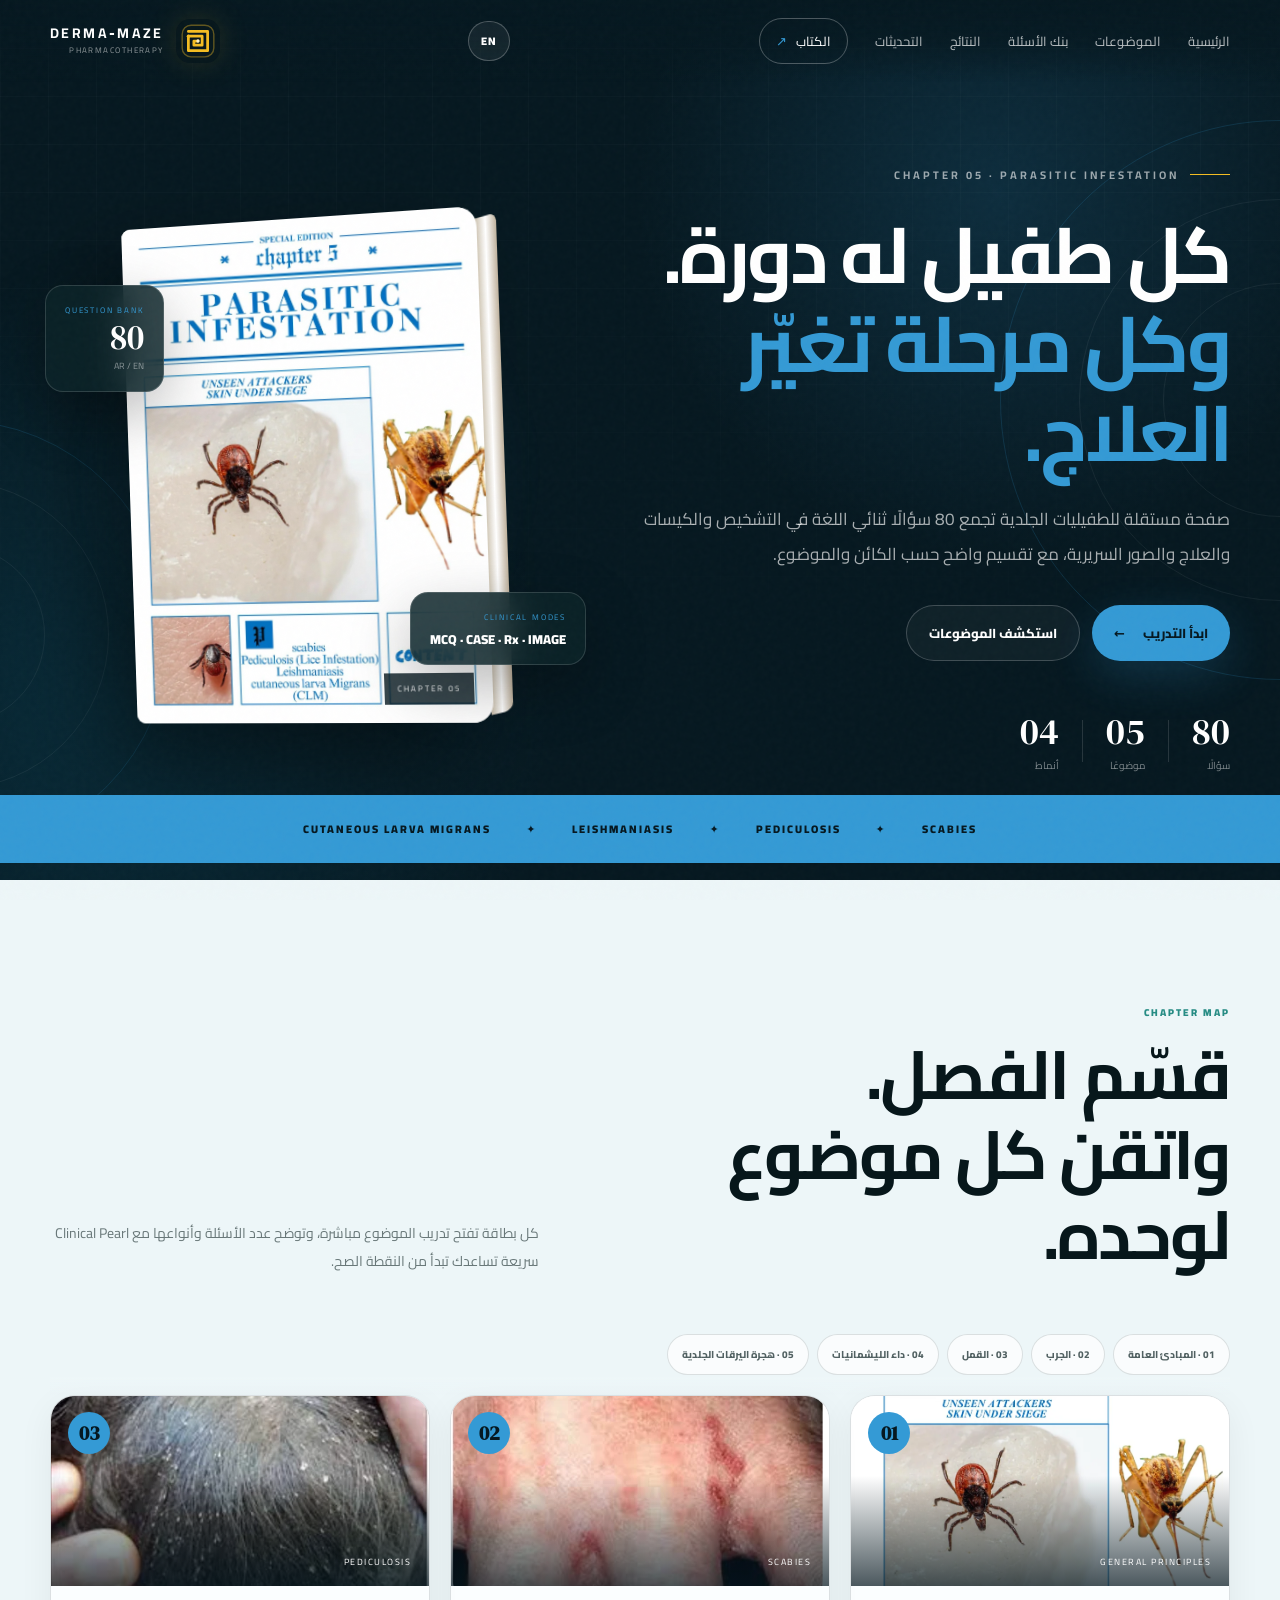
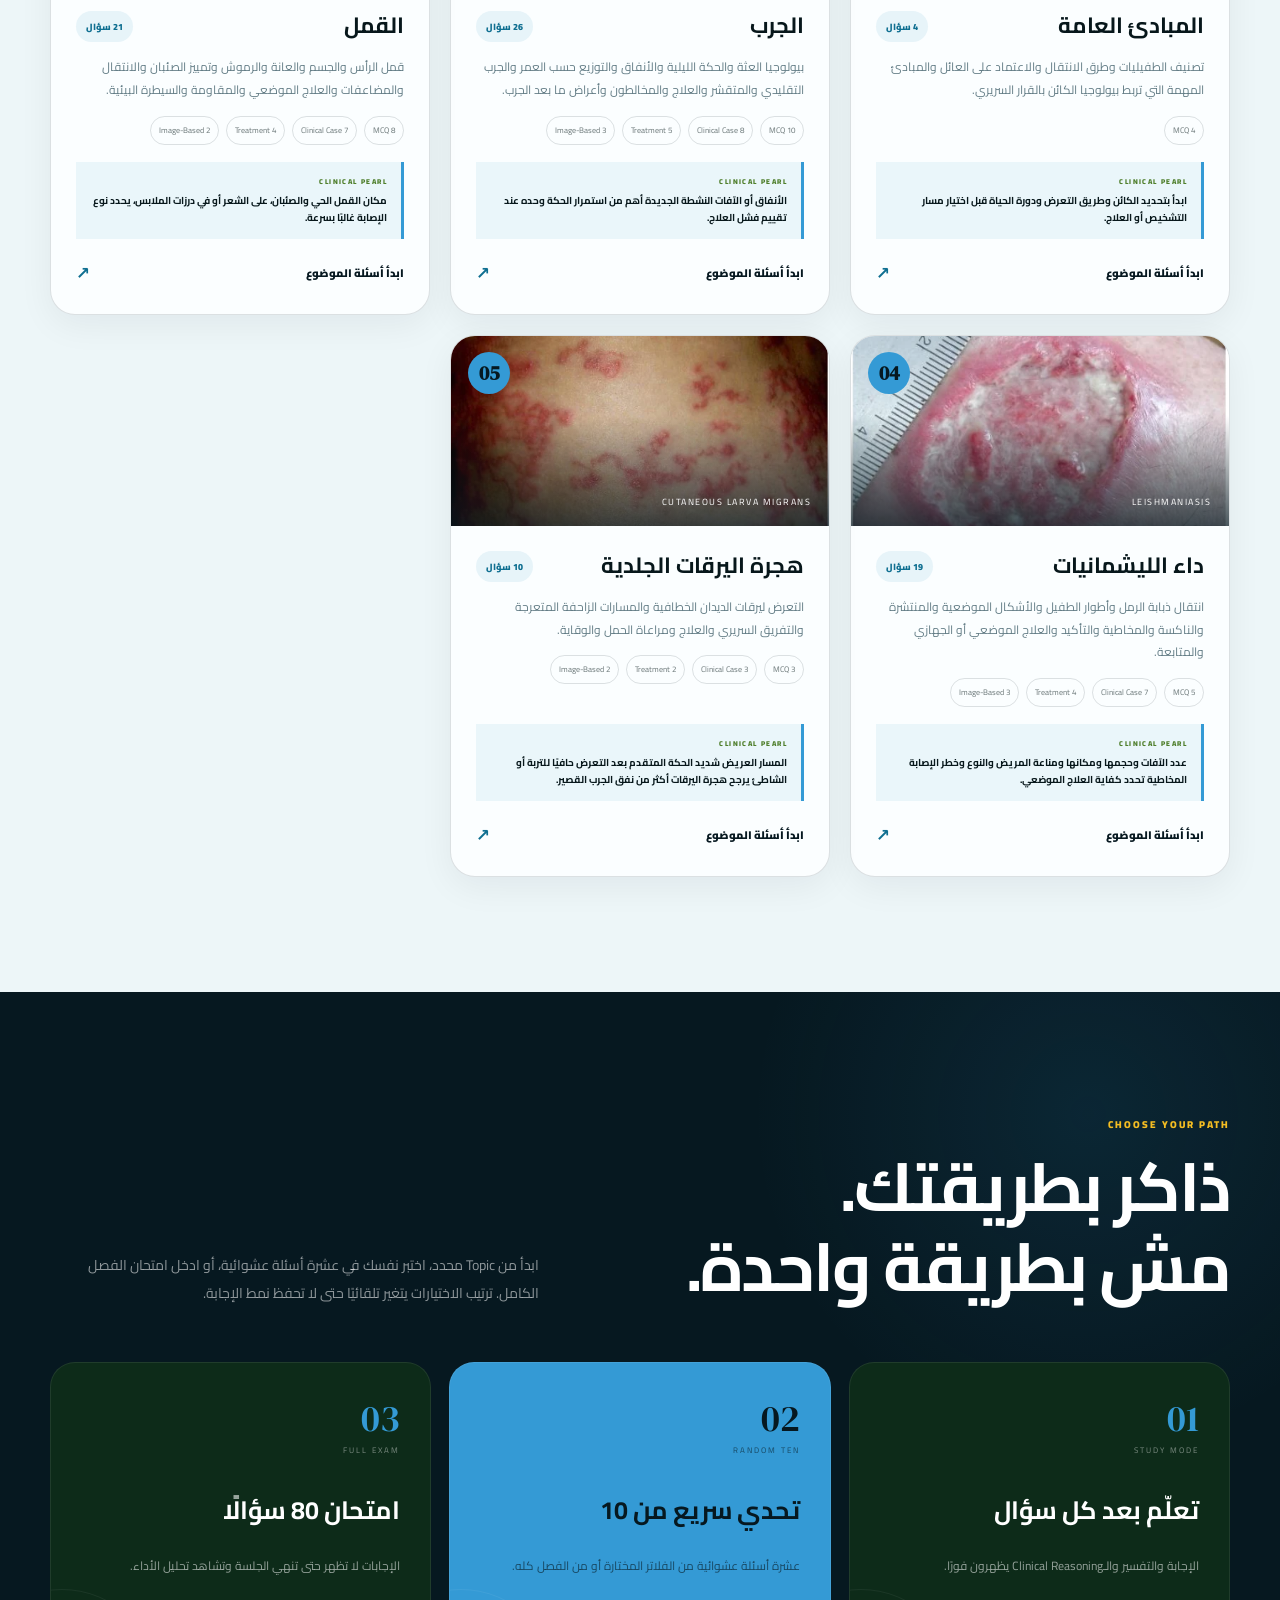
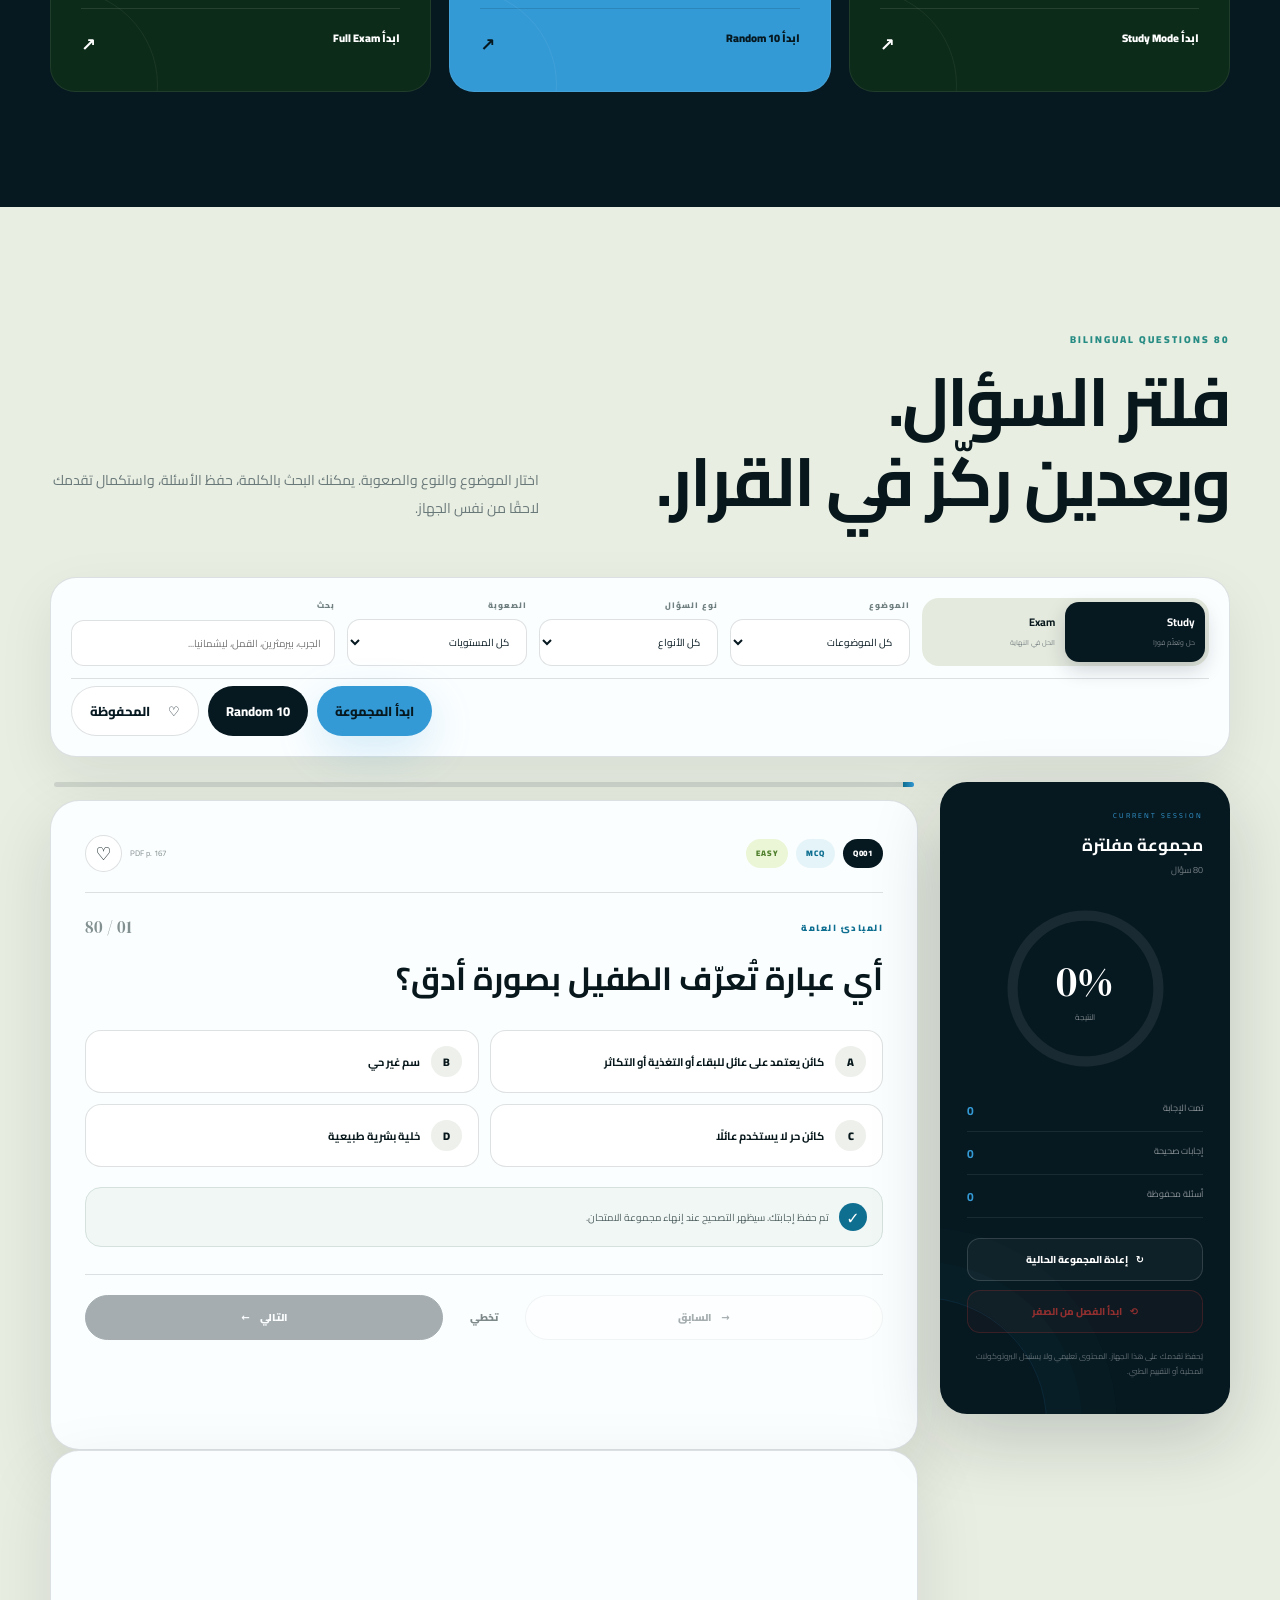
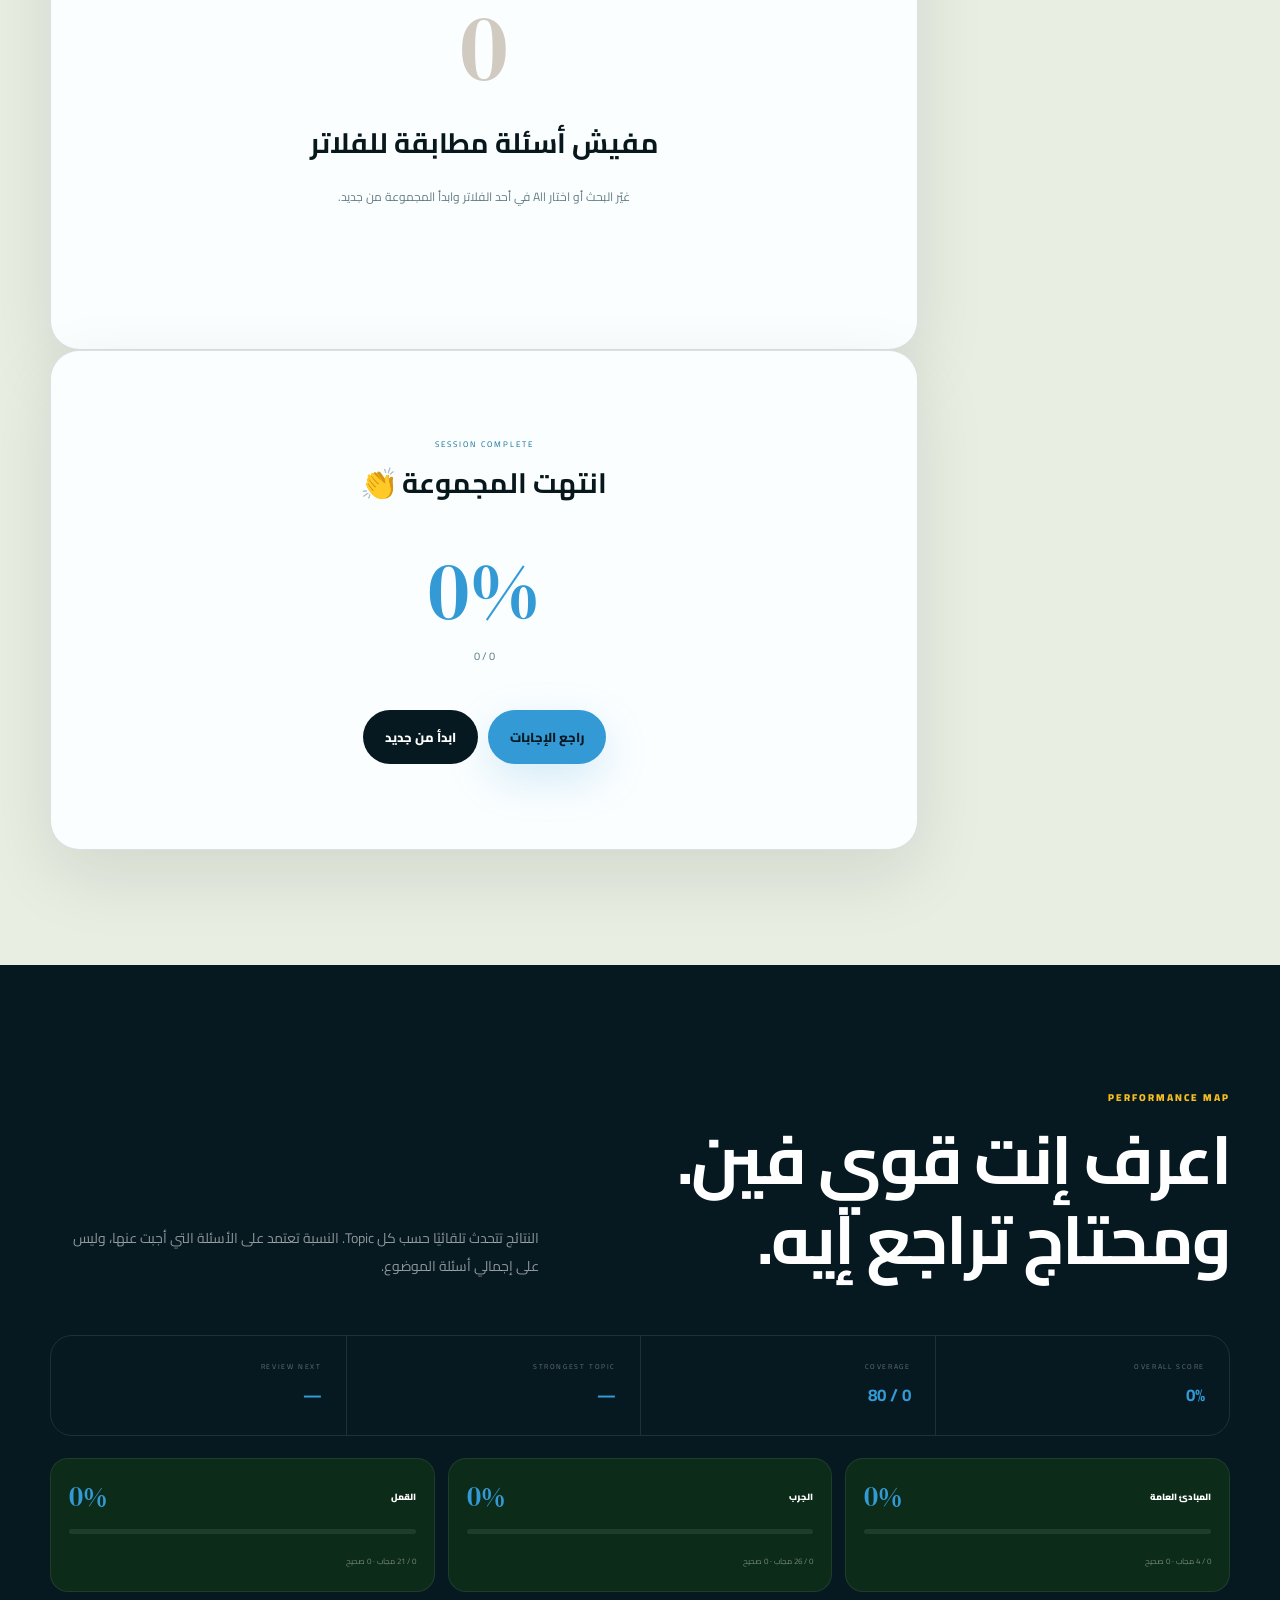
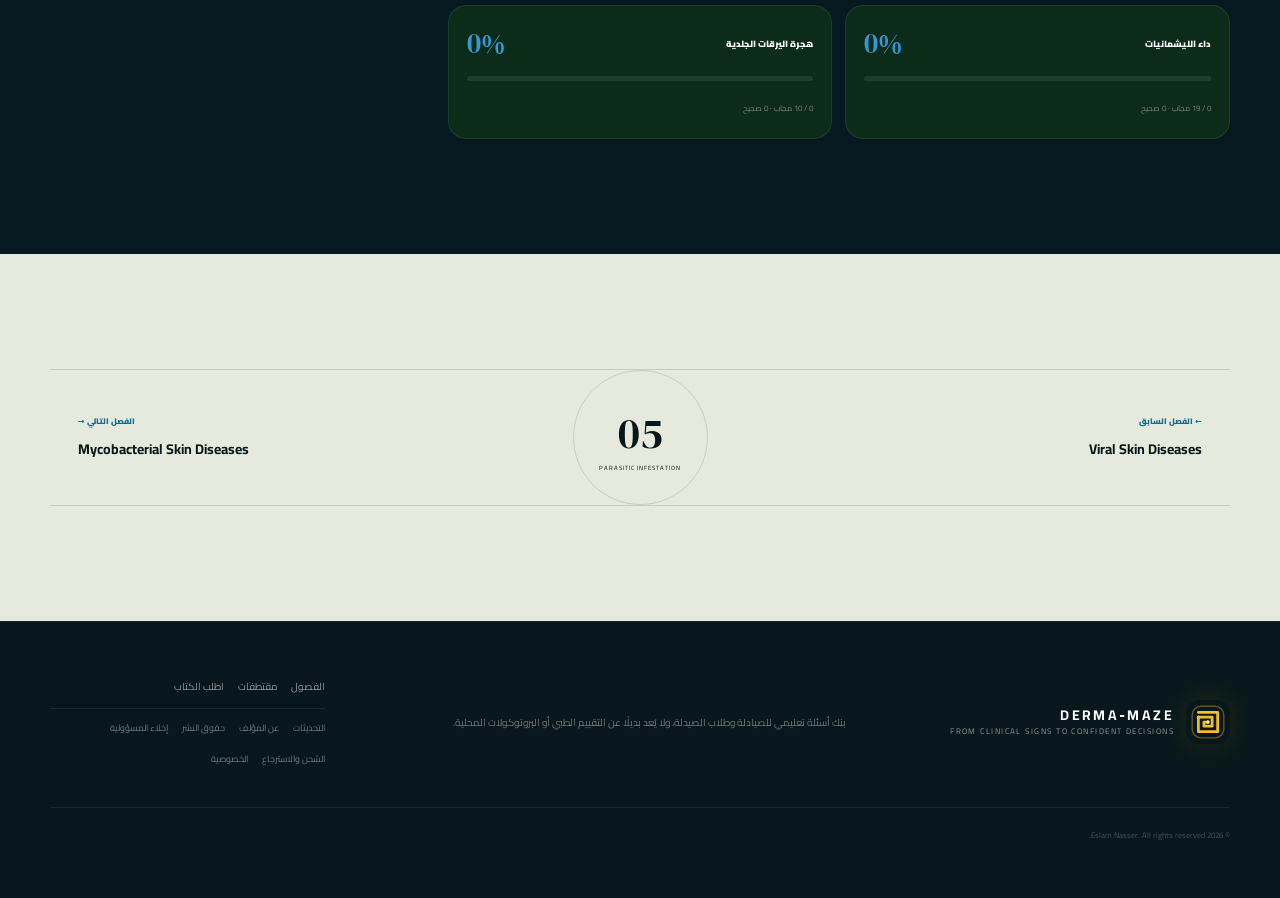
<file: parasitic.html>
<!DOCTYPE html>

<html dir="rtl" lang="ar">
<head>
<meta charset="utf-8"/>
<meta content="width=device-width, initial-scale=1" name="viewport"/>
<meta content="#07171b" name="theme-color"/>




<title>Parasitic Skin Infestations Questions | Derma-Maze</title>
<link href="assets/favicon.svg" rel="icon" type="image/svg+xml"/>
<link href="https://fonts.googleapis.com" rel="preconnect"/>
<link crossorigin="" href="https://fonts.gstatic.com" rel="preconnect"/>
<link href="https://fonts.googleapis.com/css2?family=Cairo:wght@400;500;600;700;800;900&amp;family=DM+Serif+Display&amp;family=Inter:wght@400;500;600;700;800&amp;display=swap" rel="stylesheet"/>
<link href="styles.css" rel="stylesheet"/>
<link href="parasitic.css" rel="stylesheet"/>
<meta content="Practice 80 bilingual questions on scabies, pediculosis, leishmaniasis, cutaneous larva migrans, clinical differentiation, and antiparasitic treatment." name="description"/><meta content="Eslam Nasser" name="author"/><meta content="index, follow, max-image-preview:large" name="robots"/><meta content="Derma-Maze" property="og:site_name"/><meta content="website" property="og:type"/><meta content="ar_EG" property="og:locale"/><meta content="en_US" property="og:locale:alternate"/><meta content="Parasitic Skin Infestations Questions | Derma-Maze" property="og:title"/><meta content="Practice 80 bilingual questions on scabies, pediculosis, leishmaniasis, cutaneous larva migrans, clinical differentiation, and antiparasitic treatment." property="og:description"/><meta content="https://pharmacy-nexus.github.io/Derma-Maze/parasitic.html" property="og:url"/><meta content="https://pharmacy-nexus.github.io/Derma-Maze/assets/og-parasitic.jpg" property="og:image"/><meta content="https://pharmacy-nexus.github.io/Derma-Maze/assets/og-parasitic.jpg" property="og:image:secure_url"/><meta content="image/jpeg" property="og:image:type"/><meta content="1200" property="og:image:width"/><meta content="630" property="og:image:height"/><meta content="Parasitic Infestation — Derma-Maze" property="og:image:alt"/><meta content="summary_large_image" name="twitter:card"/><meta content="Parasitic Skin Infestations Questions | Derma-Maze" name="twitter:title"/><meta content="Practice 80 bilingual questions on scabies, pediculosis, leishmaniasis, cutaneous larva migrans, clinical differentiation, and antiparasitic treatment." name="twitter:description"/><meta content="https://pharmacy-nexus.github.io/Derma-Maze/assets/og-parasitic.jpg" name="twitter:image"/><link href="https://pharmacy-nexus.github.io/Derma-Maze/parasitic.html" rel="canonical"/><link href="assets/apple-touch-icon.png" rel="apple-touch-icon" sizes="180x180"/><link href="assets/favicon-32.png" rel="icon" sizes="32x32" type="image/png"/><link href="manifest.webmanifest" rel="manifest"/><script id="seoStructuredData" type="application/ld+json">{"@context": "https://schema.org", "@type": "LearningResource", "name": "Parasitic Infestation", "description": "Practice 80 bilingual questions on scabies, pediculosis, leishmaniasis, cutaneous larva migrans, clinical differentiation, and antiparasitic treatment.", "url": "https://pharmacy-nexus.github.io/Derma-Maze/parasitic.html", "inLanguage": ["ar", "en"], "educationalUse": ["Self assessment", "Revision"], "isPartOf": {"@type": "Book", "name": "Derma-Maze Volume 1: Pharmacotherapy of Dermatology", "url": "https://pharmacy-nexus.github.io/Derma-Maze/"}, "author": {"@type": "Person", "name": "Eslam Nasser"}}</script></head>
<body class="par-page">
<div id="scrollProgress"></div>
<div class="noise"></div>
<header class="topbar par-topbar">
<div class="shell nav-wrap">
<a aria-label="Derma Maze home" class="logo" href="index.html#home">
<span aria-hidden="true" class="logo-maze"><img alt="" src="assets/favicon.svg"/></span>
<span class="logo-type"><b>DERMA‑MAZE</b><small>PHARMACOTHERAPY</small></span>
</a>
<div class="nav-actions-premium">
<button aria-label="Switch language" class="lang-pill" id="langBtn">EN</button>
<button aria-label="Open menu" class="menu" id="menuBtn"><span></span><span></span></button>
</div>
<nav id="mainNav">
<a data-par-i18n="nav.home" href="index.html">الرئيسية</a>
<a data-par-i18n="nav.topics" href="#topics">الموضوعات</a>
<a data-par-i18n="nav.questions" href="#question-bank">بنك الأسئلة</a>
<a data-par-i18n="nav.results" href="#results">النتائج</a>
<a data-i18n="nav.updates" href="updates.html">التحديثات</a>
<a class="nav-buy" href="index.html#buy"><span data-par-i18n="nav.book">الكتاب</span> <em>↗</em></a>
</nav>
</div>
</header>
<main>
<section class="par-hero" id="chapter-top">
<div class="par-orbit par-orbit-one"></div>
<div class="par-orbit par-orbit-two"></div>
<div class="shell par-hero-grid">
<div class="par-hero-copy reveal">
<div class="kicker"><span></span><b>CHAPTER 05 · PARASITIC INFESTATION</b></div>
<h1 data-par-i18n-html="hero.title">كل طفيل له دورة.<br/><strong>وكل مرحلة تغيّر العلاج.</strong></h1>
<p data-par-i18n="hero.text">صفحة مستقلة للطفيليات الجلدية تجمع 80 سؤالًا ثنائي اللغة في التشخيص والكيسات والعلاج والصور السريرية.</p>
<div class="par-hero-actions">
<a class="button primary" href="#question-bank"><span data-par-i18n="hero.start">ابدأ التدريب</span><span>←</span></a>
<a class="button ghost" data-par-i18n="hero.explore" href="#topics">استكشف الموضوعات</a>
</div>
<div class="par-hero-stats">
<div><b>80</b><span data-par-i18n="hero.q">سؤالًا</span></div>
<i></i>
<div><b>05</b><span data-par-i18n="hero.t">موضوعات</span></div>
<i></i>
<div><b>04</b><span data-par-i18n="hero.m">أنماط</span></div>
</div>
</div>
<div class="par-hero-art reveal">
<div class="par-cover-halo"></div>
<div class="par-cover">
<img alt="Parasitic Infestation chapter cover" src="assets/parasitic-01.webp"/>
<span>CHAPTER 05</span>
</div>
<div class="par-float-card par-float-a"><small>QUESTION BANK</small><b>80</b><span>AR / EN</span></div>
<div class="par-float-card par-float-b"><small>CLINICAL MODES</small><b>MCQ · CASE · Rx · IMAGE</b></div>
</div>
</div>
<div class="par-hero-strip">
<span>SCABIES</span><i>✦</i><span>PEDICULOSIS</span><i>✦</i><span>LEISHMANIASIS</span><i>✦</i><span>CUTANEOUS LARVA MIGRANS</span>
</div>
</section>
<section class="par-section par-topics-section" id="topics">
<div class="shell">
<header class="section-head reveal">
<div>
<span class="eyebrow">CHAPTER MAP</span>
<h2 data-par-i18n-html="topics.title">قسّم الفصل.<br/>واتقن كل موضوع لوحده.</h2>
</div>
<p data-par-i18n="topics.text">كل بطاقة تفتح تدريب الموضوع مباشرة، وتوضح عدد الأسئلة وأنواعها مع Clinical Pearl سريعة تساعدك تبدأ من النقطة الصح.</p>
</header>
<div aria-label="Topic navigator" class="par-topic-jump" id="parTopicJump"></div>
<div class="par-topic-grid" id="parTopicGrid"></div>
</div>
</section>
<section class="par-section par-study-path">
<div class="shell">
<header class="section-head light reveal">
<div><span class="eyebrow">CHOOSE YOUR PATH</span><h2 data-par-i18n-html="path.title">ذاكر بطريقتك.<br/>مش بطريقة واحدة.</h2></div>
<p data-par-i18n="path.text">ابدأ من Topic محدد، اختبر نفسك في عشرة أسئلة عشوائية، أو ادخل امتحان الفصل الكامل. ترتيب الاختيارات يتغير تلقائيًا حتى لا تحفظ نمط الإجابة.</p>
</header>
<div class="par-path-grid">
<article class="par-path-card reveal">
<span>01</span><small>STUDY MODE</small>
<h3 data-par-i18n="path.studyTitle">تعلّم بعد كل سؤال</h3>
<p data-par-i18n="path.studyText">الإجابة والتفسير والـClinical Reasoning يظهرون فورًا.</p>
<button class="par-path-action" data-start-mode="study"><span data-par-i18n="path.studyCta">ابدأ Study Mode</span><b>↗</b></button>
</article>
<article class="par-path-card featured reveal">
<span>02</span><small>RANDOM TEN</small>
<h3 data-par-i18n="path.randomTitle">تحدي سريع من 10</h3>
<p data-par-i18n="path.randomText">عشرة أسئلة عشوائية من الفلاتر المختارة أو من الفصل كله.</p>
<button class="par-path-action" id="randomTenHero"><span data-par-i18n="path.randomCta">ابدأ Random 10</span><b>↗</b></button>
</article>
<article class="par-path-card reveal">
<span>03</span><small>FULL EXAM</small>
<h3 data-par-i18n="path.examTitle">امتحان 80 سؤالًا</h3>
<p data-par-i18n="path.examText">الإجابات لا تظهر حتى تنهي الجلسة وتشاهد تحليل الأداء.</p>
<button class="par-path-action" id="fullExamHero"><span data-par-i18n="path.examCta">ابدأ Full Exam</span><b>↗</b></button>
</article>
</div>
</div>
</section>
<section class="par-section par-bank-section" id="question-bank">
<div class="shell">
<header class="section-head reveal">
<div><span class="eyebrow">80 BILINGUAL QUESTIONS</span><h2 data-par-i18n-html="bank.title">فلتر السؤال.<br/>وبعدين ركّز في القرار.</h2></div>
<p data-par-i18n="bank.text">اختار الموضوع والنوع والصعوبة. يمكنك البحث بالكلمة، حفظ الأسئلة، واستكمال تقدمك لاحقًا من نفس الجهاز.</p>
</header>
<div class="par-filter-panel reveal">
<div class="par-mode-switch" id="parModeSwitch">
<button class="active" data-mode="study"><b data-par-i18n="filter.study">Study</b><small data-par-i18n="filter.studySub">حل وتعلّم فورًا</small></button>
<button data-mode="exam"><b data-par-i18n="filter.exam">Exam</b><small data-par-i18n="filter.examSub">الحل في النهاية</small></button>
</div>
<label>
<span data-par-i18n="filter.topic">الموضوع</span>
<select id="parTopicFilter"></select>
</label>
<label>
<span data-par-i18n="filter.type">نوع السؤال</span>
<select id="parTypeFilter"></select>
</label>
<label>
<span data-par-i18n="filter.difficulty">الصعوبة</span>
<select id="parDifficultyFilter"></select>
</label>
<label class="par-search-field">
<span data-par-i18n="filter.search">بحث</span>
<input autocomplete="off" id="parSearch" placeholder="Scabies, permethrin, lice..." type="search"/>
</label>
<div class="par-filter-actions">
<button class="button primary" id="parApplyFilters"><span data-par-i18n="filter.apply">ابدأ المجموعة</span></button>
<button class="button par-dark-button" id="parRandomTen"><span data-par-i18n="filter.random">Random 10</span></button>
<button class="button par-outline-button" id="parBookmarksOnly"><span>♡</span><span data-par-i18n="filter.bookmarks">المحفوظة</span></button>
</div>
</div>
<div class="par-practice-layout">
<aside class="par-session-sidebar reveal">
<div class="par-session-head">
<small data-par-i18n="session.label">CURRENT SESSION</small>
<b id="parSessionTitle">All Topics</b>
<span id="parSessionCount">80 questions</span>
</div>
<div class="par-score-ring">
<svg aria-hidden="true" viewbox="0 0 120 120">
<circle cx="60" cy="60" r="50"></circle>
<circle class="arc" cx="60" cy="60" id="parScoreArc" r="50"></circle>
</svg>
<div><b id="parScorePercent">0%</b><span data-par-i18n="session.score">النتيجة</span></div>
</div>
<div class="par-mini-stats">
<div><span data-par-i18n="session.answered">تمت الإجابة</span><b id="parAnsweredCount">0</b></div>
<div><span data-par-i18n="session.correct">إجابات صحيحة</span><b id="parCorrectCount">0</b></div>
<div><span data-par-i18n="session.saved">أسئلة محفوظة</span><b id="parSavedCount">0</b></div>
</div>
<button class="par-reset" id="parResetSession"><span>↻</span><span data-par-i18n="session.reset">إعادة الجلسة</span></button>
<button class="par-reset par-reset-all" id="parResetAllProgress"><span>⟲</span><span data-par-i18n="session.resetAll">ابدأ الفصل من الصفر</span></button>
<p data-par-i18n="session.note">يُحفظ تقدمك على هذا الجهاز. المحتوى تعليمي ولا يستبدل البروتوكولات المحلية أو التقييم الطبي.</p>
</aside>
<div class="par-question-stage reveal">
<div class="par-progress-line"><i id="parProgressBar"></i></div>
<article class="par-question-card" id="parQuestionCard">
<div class="par-question-top">
<div>
<span id="parQuestionId">Q001</span>
<b id="parQuestionType">MCQ</b>
<em id="parQuestionDifficulty">EASY</em>
</div>
<div>
<small id="parQuestionSource">PDF pp. 2–3</small>
<button aria-label="Save question" class="par-bookmark" id="parBookmarkBtn">♡</button>
</div>
</div>
<div class="par-question-context">
<span id="parQuestionTopic">GENERAL PRINCIPLES</span>
<b id="parQuestionCounter">01 / 80</b>
</div>
<figure class="par-question-image" hidden="" id="parQuestionImageWrap">
<img alt="Clinical image question" id="parQuestionImage"/>
<button data-par-i18n="question.zoom" id="parZoomImage" type="button">تكبير الصورة</button>
</figure>
<h3 id="parQuestionText">Loading question…</h3>
<div class="par-options" id="parOptions"></div>
<div class="par-feedback" id="parFeedback">
<div class="par-feedback-title"><span id="parFeedbackIcon">✓</span><b id="parFeedbackTitle"></b></div>
<p id="parExplanation"></p>
<div class="par-reasoning"><small>CLINICAL REASONING</small><p id="parReasoning"></p></div>
</div>
<div class="par-exam-message" hidden="" id="parExamMessage">
<span>✓</span><p data-par-i18n="question.savedAnswer">تم حفظ إجابتك. سيظهر التصحيح عند إنهاء مجموعة الامتحان.</p>
</div>
<div class="par-question-nav">
<button class="par-nav-button" id="parPrevQuestion"><span>→</span><span data-par-i18n="question.previous">السابق</span></button>
<button class="par-nav-button subtle" data-par-i18n="question.skip" id="parSkipQuestion">تخطي</button>
<button class="par-nav-button next" disabled="" id="parNextQuestion"><span data-par-i18n="question.next">التالي</span><span>←</span></button>
</div>
</article>
<div class="par-empty-state" hidden="" id="parEmptyState">
<span>0</span>
<h3 data-par-i18n="empty.title">مفيش أسئلة مطابقة للفلاتر</h3>
<p data-par-i18n="empty.text">غيّر البحث أو اختار All في أحد الفلاتر وابدأ المجموعة من جديد.</p>
</div>
<div class="par-exam-finish" hidden="" id="parExamFinish">
<small>SESSION COMPLETE</small>
<h3 id="parExamFinishTitle">انتهت المجموعة 👏</h3>
<div class="par-finish-score"><b id="parFinishPercent">0%</b><span id="parFinishDetail">0 / 0</span></div>
<p id="parFinishText"></p>
<div><button class="button primary" data-par-i18n="finish.review" id="parReviewExam">راجع الإجابات</button><button class="button par-dark-button" data-par-i18n="finish.restart" id="parRestartExam">ابدأ من جديد</button></div>
</div>
</div>
</div>
</div>
</section>
<section class="par-section par-results-section" id="results">
<div class="shell">
<header class="section-head light reveal">
<div><span class="eyebrow">PERFORMANCE MAP</span><h2 data-par-i18n-html="results.title">اعرف إنت قوي فين.<br/>ومحتاج تراجع إيه.</h2></div>
<p data-par-i18n="results.text">النتائج تتحدث تلقائيًا حسب كل Topic. النسبة تعتمد على الأسئلة التي أجبت عنها، وليس على إجمالي أسئلة الموضوع.</p>
</header>
<div class="par-overall-strip reveal">
<div><small data-par-i18n="results.overall">OVERALL SCORE</small><b id="parOverallScore">0%</b></div>
<div><small data-par-i18n="results.coverage">COVERAGE</small><b id="parCoverage">0 / 80</b></div>
<div><small data-par-i18n="results.strongest">STRONGEST TOPIC</small><b id="parStrongest">—</b></div>
<div><small data-par-i18n="results.review">REVIEW NEXT</small><b id="parReviewNext">—</b></div>
</div>
<div class="par-results-grid" id="parResultsGrid"></div>
</div>
</section>
<section class="par-section par-chapter-next">
<div class="shell par-chapter-next-grid reveal">
<a href="viral.html"><small data-par-i18n="next.previous">← الفصل السابق</small><b>Viral Skin Diseases</b></a>
<div><span>05</span><small>PARASITIC INFESTATION</small></div>
<a href="myco.html"><small data-par-i18n="next.next">الفصل التالي →</small><b>Mycobacterial Skin Diseases</b></a>
</div>
</section>
</main>
<footer>
<div class="shell footer-grid">
<a class="logo footer-logo" href="index.html"><span aria-hidden="true" class="logo-maze"><img alt="" src="assets/favicon.svg"/></span><span class="logo-type"><b>DERMA‑MAZE</b><small>From clinical signs to confident decisions</small></span></a>
<p data-par-i18n="footer.disclaimer">بنك أسئلة تعليمي للصيادلة وطلاب الصيدلة، ولا يُعد بديلًا عن التقييم الطبي أو البروتوكولات المحلية.</p>
<div class="footer-links">
<span class="footer-primary-links">
<a data-i18n="nav.chapters" href="index.html#chapters">الفصول</a>
<a data-i18n="nav.preview" href="index.html#preview">مقتطفات</a>
<a data-i18n="nav.order" href="index.html#buy">اطلب الكتاب</a>
</span>
<span class="footer-legal-links"><a href="updates.html" data-i18n="footer.updates">التحديثات</a>
<a data-i18n="footer.about" href="about.html">عن المؤلف</a>
<a data-i18n="footer.copyright" href="copyright.html">حقوق النشر</a>
<a data-i18n="footer.disclaimerLink" href="disclaimer.html">إخلاء المسؤولية</a>
<a data-i18n="footer.shipping" href="shipping-returns.html">الشحن والاسترجاع</a>
<a data-i18n="footer.privacy" href="privacy.html">الخصوصية</a>
</span>
</div>
<small>© 2026 Eslam Nasser. All rights reserved.</small>
</div>
</footer>
<dialog id="parImageDialog">
<button aria-label="Close" id="parCloseImage">×</button>
<img alt="Clinical image" id="parDialogImage"/>
<span>DERMA‑MAZE • EDUCATIONAL IMAGE</span>
</dialog>
<script src="shared.js"></script>
<script src="parasitic-data-1.js"></script>
<script src="parasitic-data-2.js"></script>
<script src="parasitic-data-3.js"></script>
<script src="parasitic.js"></script>
</body>
</html>
</file>
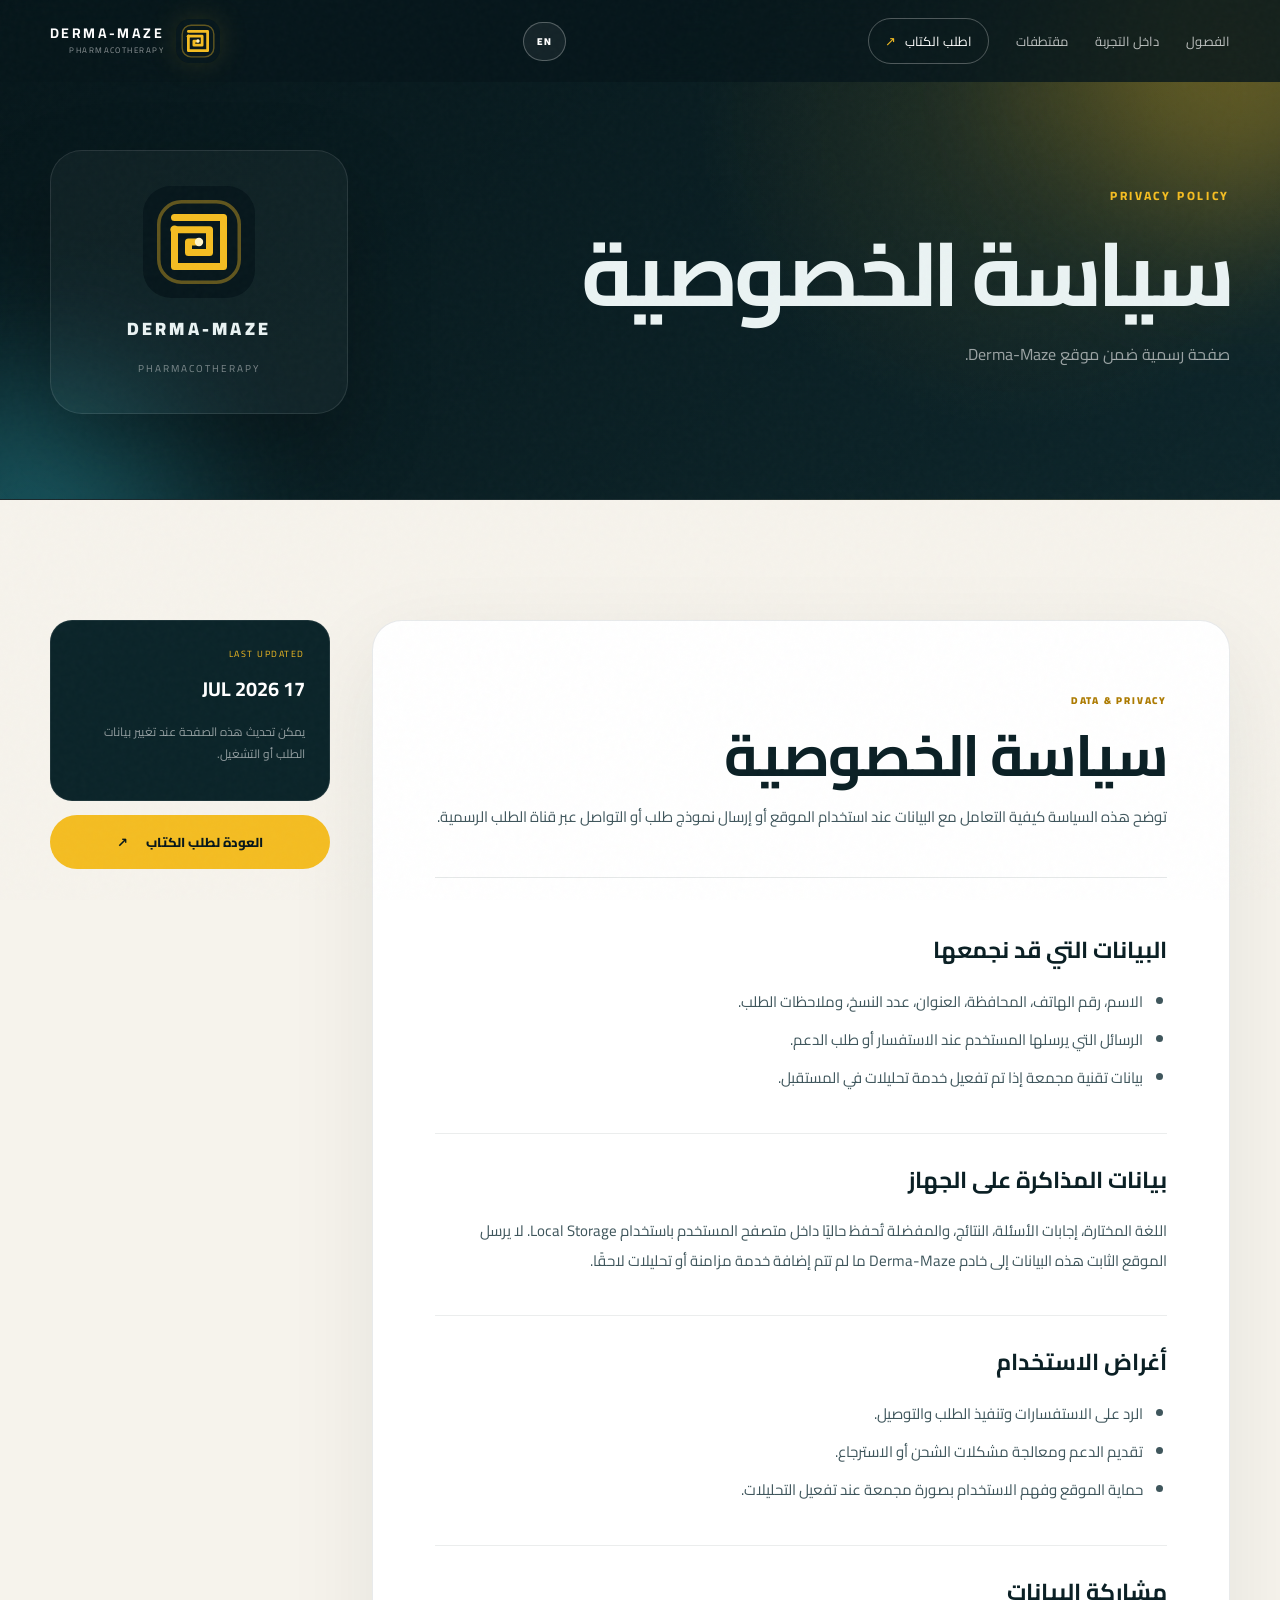
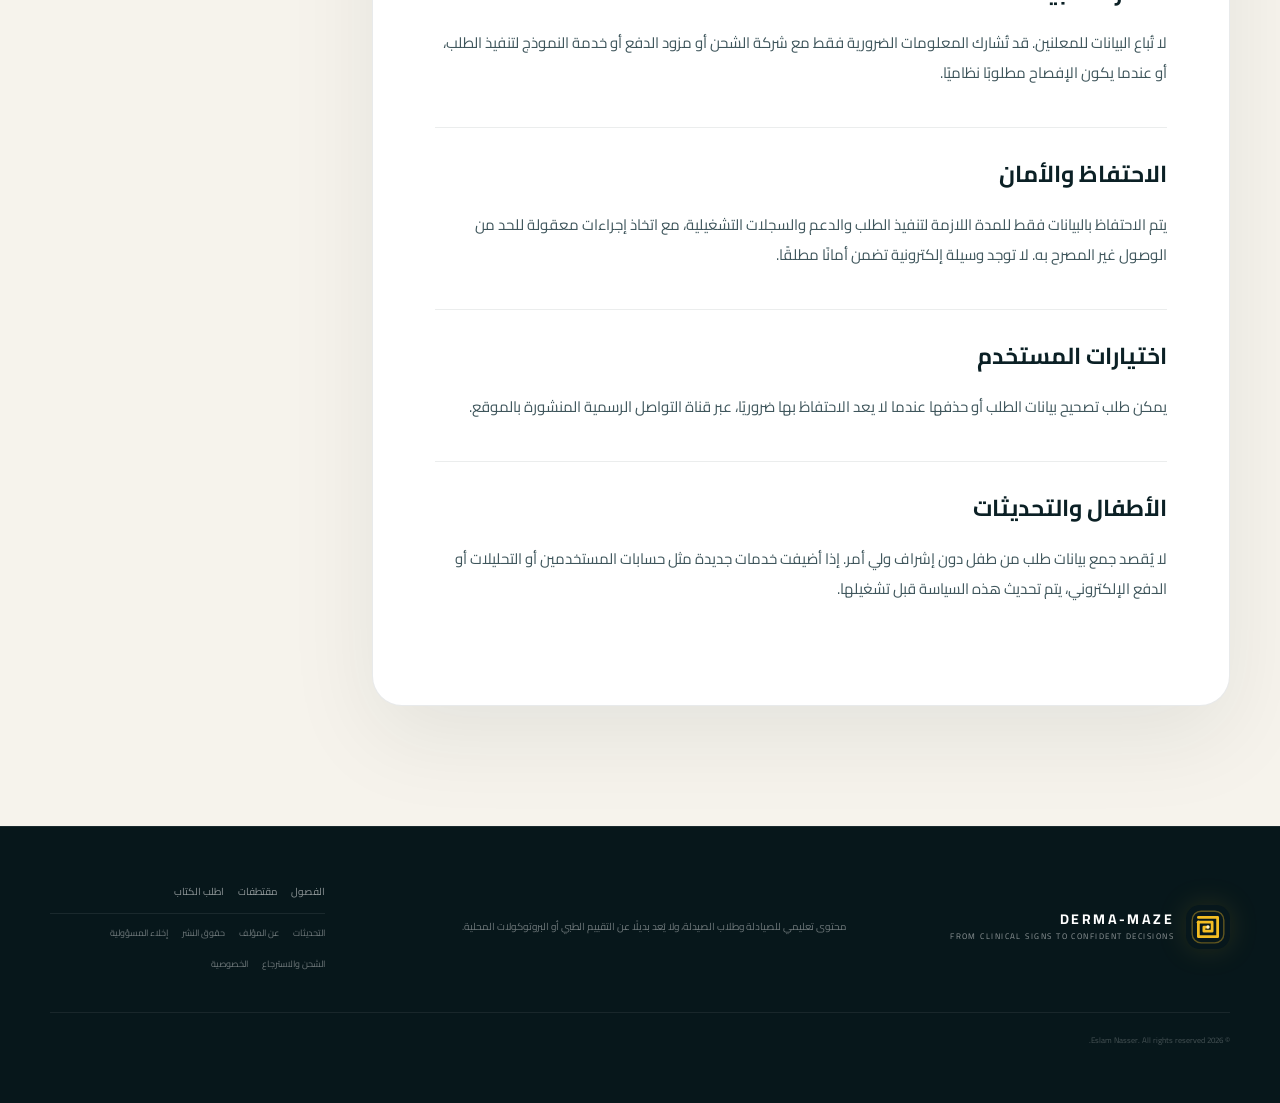
<file: privacy.html>
<!doctype html>
<html lang="ar" dir="rtl">
<head>
  <meta charset="utf-8">
  <meta name="viewport" content="width=device-width, initial-scale=1">
  <meta name="theme-color" content="#07171b">
  <title>Privacy Policy | Derma-Maze</title>
  <meta name="description" content="Learn how Derma-Maze handles order-form data, messages, browser-stored quiz progress, service providers, data retention, and privacy requests.">
  <meta name="author" content="Eslam Nasser">
  <meta name="robots" content="index, follow, max-image-preview:large">
  <link rel="canonical" href="https://pharmacy-nexus.github.io/Derma-Maze/privacy.html">
  <meta property="og:site_name" content="Derma-Maze">
  <meta property="og:type" content="website">
  <meta property="og:locale" content="ar_EG">
  <meta property="og:locale:alternate" content="en_US">
  <meta property="og:title" content="Privacy Policy | Derma-Maze">
  <meta property="og:description" content="Learn how Derma-Maze handles order-form data, messages, browser-stored quiz progress, service providers, data retention, and privacy requests.">
  <meta property="og:url" content="https://pharmacy-nexus.github.io/Derma-Maze/privacy.html">
  <meta property="og:image" content="https://pharmacy-nexus.github.io/Derma-Maze/assets/og-home.jpg">
  <meta property="og:image:secure_url" content="https://pharmacy-nexus.github.io/Derma-Maze/assets/og-home.jpg">
  <meta property="og:image:type" content="image/jpeg">
  <meta property="og:image:width" content="1200">
  <meta property="og:image:height" content="630">
  <meta property="og:image:alt" content="Derma-Maze Pharmacotherapy">
  <meta name="twitter:card" content="summary_large_image">
  <meta name="twitter:title" content="Privacy Policy | Derma-Maze">
  <meta name="twitter:description" content="Learn how Derma-Maze handles order-form data, messages, browser-stored quiz progress, service providers, data retention, and privacy requests.">
  <meta name="twitter:image" content="https://pharmacy-nexus.github.io/Derma-Maze/assets/og-home.jpg">
  <link rel="icon" href="assets/favicon.svg" type="image/svg+xml">
  <link rel="icon" href="assets/favicon-32.png" type="image/png" sizes="32x32">
  <link rel="apple-touch-icon" href="assets/apple-touch-icon.png" sizes="180x180">
  <link rel="manifest" href="manifest.webmanifest">
  <link rel="preconnect" href="https://fonts.googleapis.com">
  <link rel="preconnect" href="https://fonts.gstatic.com" crossorigin>
  <link href="https://fonts.googleapis.com/css2?family=Cairo:wght@400;500;600;700;800;900&family=Inter:wght@400;500;600;700;800&display=swap" rel="stylesheet">
  <link rel="stylesheet" href="styles.css">
  <link rel="stylesheet" href="info.css">
  <script type="application/ld+json" id="seoStructuredData">{"@context": "https://schema.org", "@type": "WebPage", "name": "Privacy Policy | Derma-Maze", "description": "Learn how Derma-Maze handles order-form data, messages, browser-stored quiz progress, service providers, data retention, and privacy requests.", "url": "https://pharmacy-nexus.github.io/Derma-Maze/privacy.html", "isPartOf": {"@type": "WebSite", "name": "Derma-Maze", "url": "https://pharmacy-nexus.github.io/Derma-Maze/"}, "author": {"@type": "Person", "name": "Eslam Nasser"}}</script>
</head>
<body class="info-page">
  <div id="scrollProgress"></div><div class="noise"></div>
  
<header class="topbar">
  <div class="shell nav-wrap">
    <a class="logo" href="index.html" aria-label="Derma Maze home">
      <span class="logo-maze" aria-hidden="true"><img src="assets/favicon.svg" alt=""></span>
      <span class="logo-type"><b>DERMA-MAZE</b><small data-i18n="brand.sub">PHARMACOTHERAPY</small></span>
    </a>
    <div class="nav-actions-premium">
      <button class="lang-pill" id="langBtn" aria-label="Switch language">EN</button>
      <button class="menu" id="menuBtn" aria-label="Open menu"><span></span><span></span></button>
    </div>
    <nav id="mainNav">
      <a href="index.html#chapters" data-i18n="nav.chapters">الفصول</a>
      <a href="index.html#inside" data-i18n="nav.inside">داخل التجربة</a>
      <a href="index.html#preview" data-i18n="nav.preview">مقتطفات</a>
      <a href="index.html#buy" class="nav-buy"><span data-i18n="nav.order">اطلب الكتاب</span> <em>↗</em></a>
    </nav>
  </div>
</header>
  <main>
    <section class="info-hero">
      <div class="info-orb info-orb-a"></div><div class="info-orb info-orb-b"></div>
      <div class="shell info-hero-grid">
        <div class="info-hero-copy reveal"><span class="eyebrow">PRIVACY POLICY</span><div data-info-lang="ar"><h1>سياسة الخصوصية</h1><p>صفحة رسمية ضمن موقع Derma-Maze.</p></div><div data-info-lang="en"><h1>Privacy policy</h1><p>An official page within the Derma-Maze website.</p></div></div>
        <div class="info-mark reveal"><img src="assets/favicon.svg" alt="Derma-Maze maze mark"><span>DERMA-MAZE</span><small>PHARMACOTHERAPY</small></div>
      </div>
    </section>
    <section class="info-content section">
      <div class="shell info-layout">
        <article class="info-document reveal" data-info-lang="ar">
<div class="info-lead"><span>DATA & PRIVACY</span><h2>سياسة الخصوصية</h2><p>توضح هذه السياسة كيفية التعامل مع البيانات عند استخدام الموقع أو إرسال نموذج طلب أو التواصل عبر قناة الطلب الرسمية.</p></div>
<section><h3>البيانات التي قد نجمعها</h3><ul><li>الاسم، رقم الهاتف، المحافظة، العنوان، عدد النسخ، وملاحظات الطلب.</li><li>الرسائل التي يرسلها المستخدم عند الاستفسار أو طلب الدعم.</li><li>بيانات تقنية مجمعة إذا تم تفعيل خدمة تحليلات في المستقبل.</li></ul></section>
<section><h3>بيانات المذاكرة على الجهاز</h3><p>اللغة المختارة، إجابات الأسئلة، النتائج، والمفضلة تُحفظ حاليًا داخل متصفح المستخدم باستخدام Local Storage. لا يرسل الموقع الثابت هذه البيانات إلى خادم Derma-Maze ما لم تتم إضافة خدمة مزامنة أو تحليلات لاحقًا.</p></section>
<section><h3>أغراض الاستخدام</h3><ul><li>الرد على الاستفسارات وتنفيذ الطلب والتوصيل.</li><li>تقديم الدعم ومعالجة مشكلات الشحن أو الاسترجاع.</li><li>حماية الموقع وفهم الاستخدام بصورة مجمعة عند تفعيل التحليلات.</li></ul></section>
<section><h3>مشاركة البيانات</h3><p>لا تُباع البيانات للمعلنين. قد تُشارك المعلومات الضرورية فقط مع شركة الشحن أو مزود الدفع أو خدمة النموذج لتنفيذ الطلب، أو عندما يكون الإفصاح مطلوبًا نظاميًا.</p></section>
<section><h3>الاحتفاظ والأمان</h3><p>يتم الاحتفاظ بالبيانات فقط للمدة اللازمة لتنفيذ الطلب والدعم والسجلات التشغيلية، مع اتخاذ إجراءات معقولة للحد من الوصول غير المصرح به. لا توجد وسيلة إلكترونية تضمن أمانًا مطلقًا.</p></section>
<section><h3>اختيارات المستخدم</h3><p>يمكن طلب تصحيح بيانات الطلب أو حذفها عندما لا يعد الاحتفاظ بها ضروريًا، عبر قناة التواصل الرسمية المنشورة بالموقع.</p></section>
<section><h3>الأطفال والتحديثات</h3><p>لا يُقصد جمع بيانات طلب من طفل دون إشراف ولي أمر. إذا أضيفت خدمات جديدة مثل حسابات المستخدمين أو التحليلات أو الدفع الإلكتروني، يتم تحديث هذه السياسة قبل تشغيلها.</p></section></article>
        <article class="info-document reveal" data-info-lang="en">
<div class="info-lead"><span>DATA & PRIVACY</span><h2>Privacy policy</h2><p>This policy explains how information is handled when a visitor uses the website, submits an order form, or contacts the official ordering channel.</p></div>
<section><h3>Information we may collect</h3><ul><li>Name, phone number, governorate, address, quantity, and order notes.</li><li>Messages sent for enquiries or support.</li><li>Aggregated technical data if an analytics service is enabled in the future.</li></ul></section>
<section><h3>Study data stored on the device</h3><p>The selected language, answers, results, and bookmarks are currently stored in the visitor’s browser using Local Storage. The static website does not send this information to a Derma-Maze server unless synchronisation or analytics is added later.</p></section>
<section><h3>How information is used</h3><ul><li>Responding to enquiries and processing delivery.</li><li>Providing support and resolving shipping or return issues.</li><li>Protecting the website and understanding aggregated use if analytics is enabled.</li></ul></section>
<section><h3>Sharing</h3><p>Personal information is not sold to advertisers. Necessary information may be shared with a courier, payment provider, or form service to fulfil the order, or where disclosure is legally required.</p></section>
<section><h3>Retention and security</h3><p>Information is retained only as long as needed for fulfilment, support, and operational records. Reasonable safeguards are used to limit unauthorised access, although no electronic method can guarantee absolute security.</p></section>
<section><h3>Your choices</h3><p>You may request correction of order information or deletion when continued retention is no longer necessary, through the official contact channel displayed on the website.</p></section>
<section><h3>Children and policy updates</h3><p>Order information is not intentionally collected from a child without guardian supervision. This policy will be updated before enabling new services such as user accounts, analytics, online payment, or cloud synchronisation.</p></section></article>
        <aside class="info-side reveal"><div class="info-side-card"><small>LAST UPDATED</small><b>17 JUL 2026</b><p data-info-lang="ar">يمكن تحديث هذه الصفحة عند تغيير بيانات الطلب أو التشغيل.</p><p data-info-lang="en">This page may be updated when ordering or operational details change.</p></div><a class="button gold" href="index.html#buy"><span data-info-lang="ar">العودة لطلب الكتاب</span><span data-info-lang="en">Return to book order</span><span>↗</span></a></aside>
      </div>
    </section>
  </main>
  
<footer>
  <div class="shell footer-grid">
    <a class="logo footer-logo" href="index.html"><span class="logo-maze" aria-hidden="true"><img src="assets/favicon.svg" alt=""></span><span class="logo-type"><b>DERMA-MAZE</b><small>From clinical signs to confident decisions</small></span></a>
    <p data-i18n="footer.disclaimer">محتوى تعليمي للصيادلة وطلاب الصيدلة، ولا يُعد بديلًا عن التقييم الطبي أو البروتوكولات المحلية.</p>
    <div class="footer-links">
      <span class="footer-primary-links"><a href="index.html#chapters" data-i18n="nav.chapters">الفصول</a><a href="index.html#preview" data-i18n="nav.preview">مقتطفات</a><a href="index.html#buy" data-i18n="nav.order">اطلب الكتاب</a></span>
      <span class="footer-legal-links"><a href="updates.html" data-i18n="footer.updates">التحديثات</a><a href="about.html" data-i18n="footer.about">عن المؤلف</a><a href="copyright.html" data-i18n="footer.copyright">حقوق النشر</a><a href="disclaimer.html" data-i18n="footer.disclaimerLink">إخلاء المسؤولية</a><a href="shipping-returns.html" data-i18n="footer.shipping">الشحن والاسترجاع</a><a href="privacy.html" data-i18n="footer.privacy">الخصوصية</a></span>
    </div>
    <small>© 2026 Eslam Nasser. All rights reserved.</small>
  </div>
</footer>
  <script src="shared.js"></script>
</body>
</html>
</file>
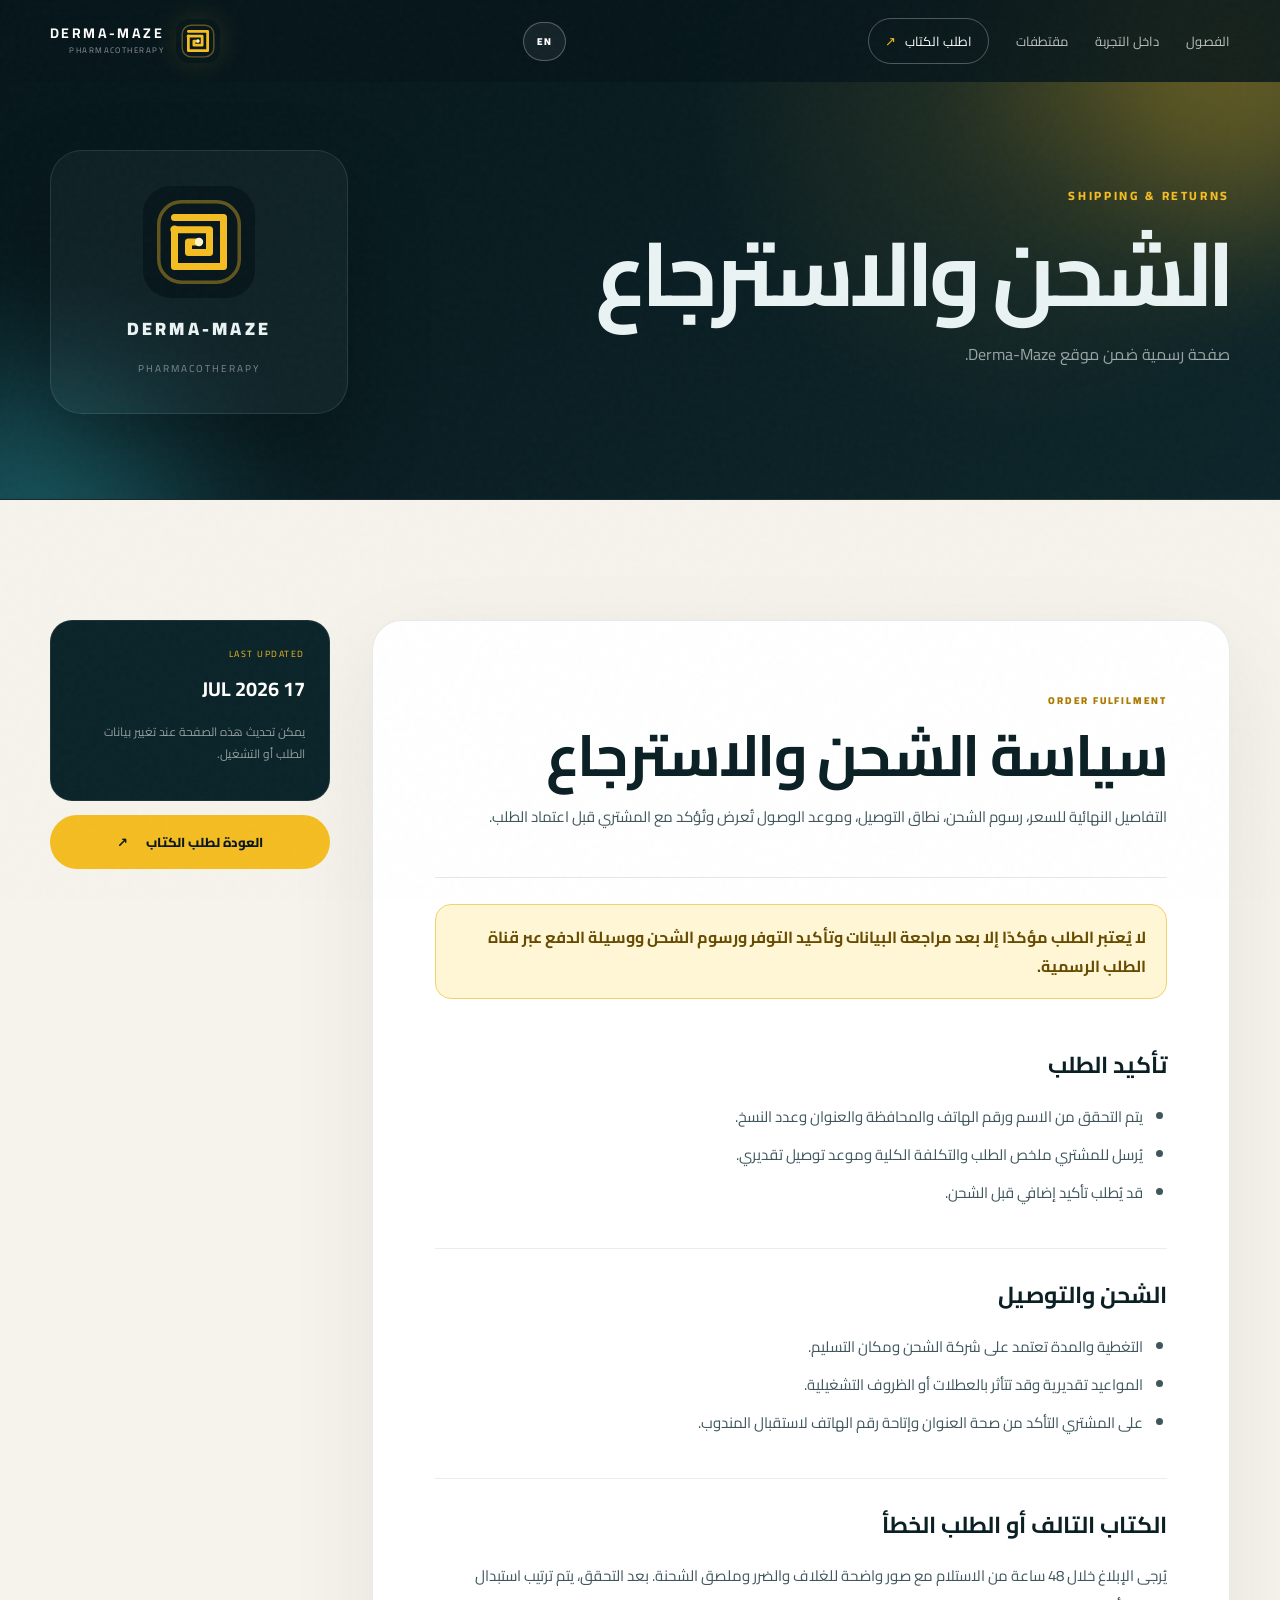
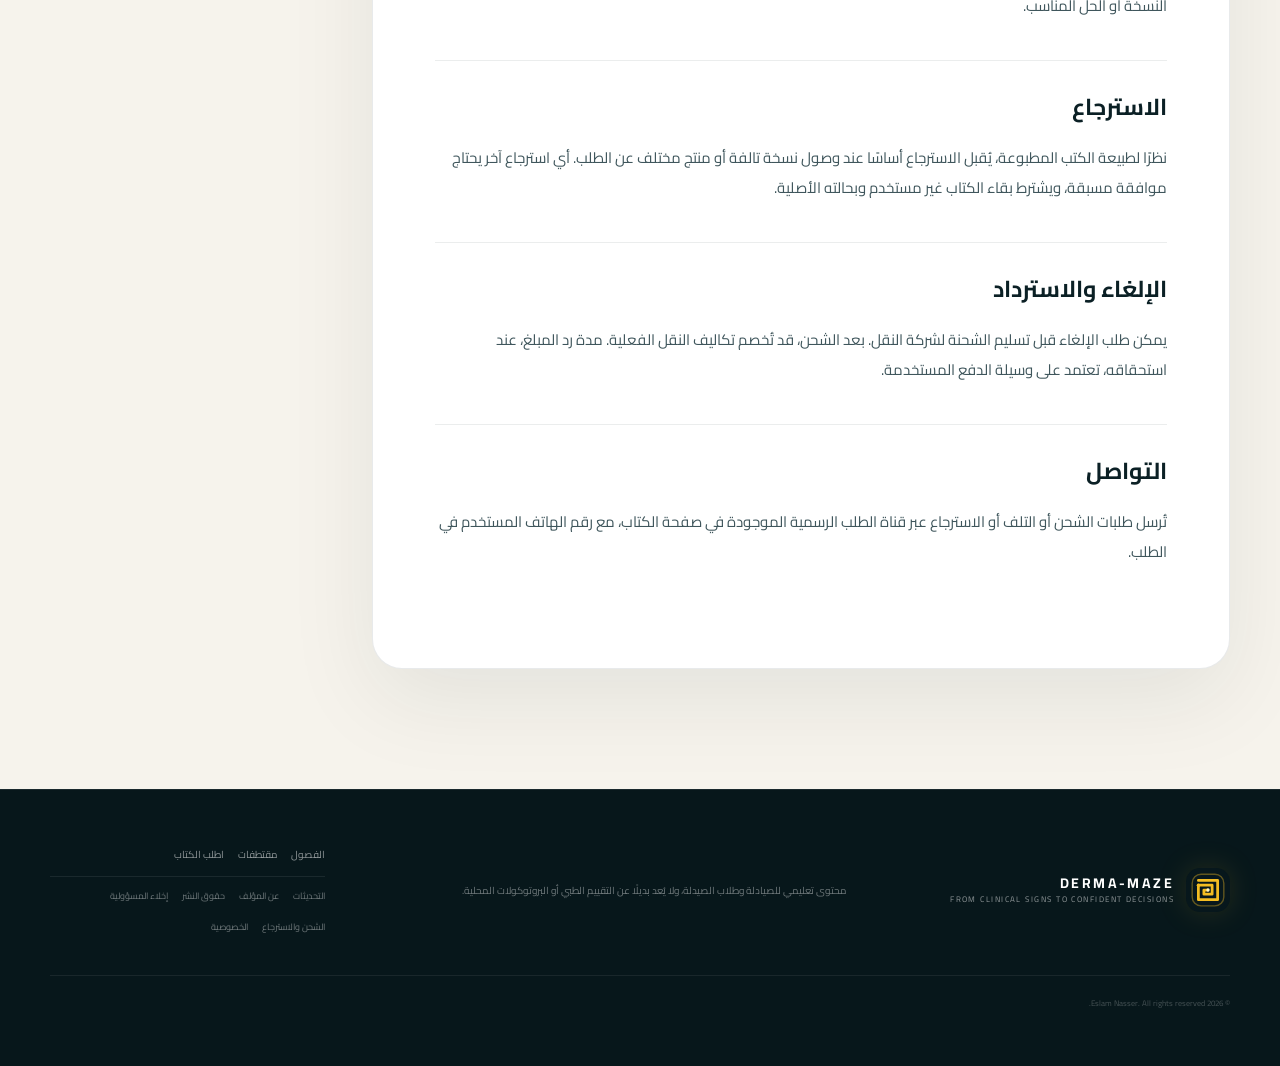
<file: shipping-returns.html>
<!doctype html>
<html lang="ar" dir="rtl">
<head>
  <meta charset="utf-8">
  <meta name="viewport" content="width=device-width, initial-scale=1">
  <meta name="theme-color" content="#07171b">
  <title>Shipping & Returns Policy | Derma-Maze</title>
  <meta name="description" content="Review the Derma-Maze order confirmation, delivery, damaged-item, cancellation, return, and refund policy for the printed book.">
  <meta name="author" content="Eslam Nasser">
  <meta name="robots" content="index, follow, max-image-preview:large">
  <link rel="canonical" href="https://pharmacy-nexus.github.io/Derma-Maze/shipping-returns.html">
  <meta property="og:site_name" content="Derma-Maze">
  <meta property="og:type" content="website">
  <meta property="og:locale" content="ar_EG">
  <meta property="og:locale:alternate" content="en_US">
  <meta property="og:title" content="Shipping & Returns Policy | Derma-Maze">
  <meta property="og:description" content="Review the Derma-Maze order confirmation, delivery, damaged-item, cancellation, return, and refund policy for the printed book.">
  <meta property="og:url" content="https://pharmacy-nexus.github.io/Derma-Maze/shipping-returns.html">
  <meta property="og:image" content="https://pharmacy-nexus.github.io/Derma-Maze/assets/og-home.jpg">
  <meta property="og:image:secure_url" content="https://pharmacy-nexus.github.io/Derma-Maze/assets/og-home.jpg">
  <meta property="og:image:type" content="image/jpeg">
  <meta property="og:image:width" content="1200">
  <meta property="og:image:height" content="630">
  <meta property="og:image:alt" content="Derma-Maze Pharmacotherapy">
  <meta name="twitter:card" content="summary_large_image">
  <meta name="twitter:title" content="Shipping & Returns Policy | Derma-Maze">
  <meta name="twitter:description" content="Review the Derma-Maze order confirmation, delivery, damaged-item, cancellation, return, and refund policy for the printed book.">
  <meta name="twitter:image" content="https://pharmacy-nexus.github.io/Derma-Maze/assets/og-home.jpg">
  <link rel="icon" href="assets/favicon.svg" type="image/svg+xml">
  <link rel="icon" href="assets/favicon-32.png" type="image/png" sizes="32x32">
  <link rel="apple-touch-icon" href="assets/apple-touch-icon.png" sizes="180x180">
  <link rel="manifest" href="manifest.webmanifest">
  <link rel="preconnect" href="https://fonts.googleapis.com">
  <link rel="preconnect" href="https://fonts.gstatic.com" crossorigin>
  <link href="https://fonts.googleapis.com/css2?family=Cairo:wght@400;500;600;700;800;900&family=Inter:wght@400;500;600;700;800&display=swap" rel="stylesheet">
  <link rel="stylesheet" href="styles.css">
  <link rel="stylesheet" href="info.css">
  <script type="application/ld+json" id="seoStructuredData">{"@context": "https://schema.org", "@type": "WebPage", "name": "Shipping & Returns Policy | Derma-Maze", "description": "Review the Derma-Maze order confirmation, delivery, damaged-item, cancellation, return, and refund policy for the printed book.", "url": "https://pharmacy-nexus.github.io/Derma-Maze/shipping-returns.html", "isPartOf": {"@type": "WebSite", "name": "Derma-Maze", "url": "https://pharmacy-nexus.github.io/Derma-Maze/"}, "author": {"@type": "Person", "name": "Eslam Nasser"}}</script>
</head>
<body class="info-page">
  <div id="scrollProgress"></div><div class="noise"></div>
  
<header class="topbar">
  <div class="shell nav-wrap">
    <a class="logo" href="index.html" aria-label="Derma Maze home">
      <span class="logo-maze" aria-hidden="true"><img src="assets/favicon.svg" alt=""></span>
      <span class="logo-type"><b>DERMA-MAZE</b><small data-i18n="brand.sub">PHARMACOTHERAPY</small></span>
    </a>
    <div class="nav-actions-premium">
      <button class="lang-pill" id="langBtn" aria-label="Switch language">EN</button>
      <button class="menu" id="menuBtn" aria-label="Open menu"><span></span><span></span></button>
    </div>
    <nav id="mainNav">
      <a href="index.html#chapters" data-i18n="nav.chapters">الفصول</a>
      <a href="index.html#inside" data-i18n="nav.inside">داخل التجربة</a>
      <a href="index.html#preview" data-i18n="nav.preview">مقتطفات</a>
      <a href="index.html#buy" class="nav-buy"><span data-i18n="nav.order">اطلب الكتاب</span> <em>↗</em></a>
    </nav>
  </div>
</header>
  <main>
    <section class="info-hero">
      <div class="info-orb info-orb-a"></div><div class="info-orb info-orb-b"></div>
      <div class="shell info-hero-grid">
        <div class="info-hero-copy reveal"><span class="eyebrow">SHIPPING & RETURNS</span><div data-info-lang="ar"><h1>الشحن والاسترجاع</h1><p>صفحة رسمية ضمن موقع Derma-Maze.</p></div><div data-info-lang="en"><h1>Shipping and returns</h1><p>An official page within the Derma-Maze website.</p></div></div>
        <div class="info-mark reveal"><img src="assets/favicon.svg" alt="Derma-Maze maze mark"><span>DERMA-MAZE</span><small>PHARMACOTHERAPY</small></div>
      </div>
    </section>
    <section class="info-content section">
      <div class="shell info-layout">
        <article class="info-document reveal" data-info-lang="ar">
<div class="info-lead"><span>ORDER FULFILMENT</span><h2>سياسة الشحن والاسترجاع</h2><p>التفاصيل النهائية للسعر، رسوم الشحن، نطاق التوصيل، وموعد الوصول تُعرض وتُؤكد مع المشتري قبل اعتماد الطلب.</p></div>
<div class="policy-alert">لا يُعتبر الطلب مؤكدًا إلا بعد مراجعة البيانات وتأكيد التوفر ورسوم الشحن ووسيلة الدفع عبر قناة الطلب الرسمية.</div>
<section><h3>تأكيد الطلب</h3><ul><li>يتم التحقق من الاسم ورقم الهاتف والمحافظة والعنوان وعدد النسخ.</li><li>يُرسل للمشتري ملخص الطلب والتكلفة الكلية وموعد توصيل تقديري.</li><li>قد يُطلب تأكيد إضافي قبل الشحن.</li></ul></section>
<section><h3>الشحن والتوصيل</h3><ul><li>التغطية والمدة تعتمد على شركة الشحن ومكان التسليم.</li><li>المواعيد تقديرية وقد تتأثر بالعطلات أو الظروف التشغيلية.</li><li>على المشتري التأكد من صحة العنوان وإتاحة رقم الهاتف لاستقبال المندوب.</li></ul></section>
<section><h3>الكتاب التالف أو الطلب الخطأ</h3><p>يُرجى الإبلاغ خلال 48 ساعة من الاستلام مع صور واضحة للغلاف والضرر وملصق الشحنة. بعد التحقق، يتم ترتيب استبدال النسخة أو الحل المناسب.</p></section>
<section><h3>الاسترجاع</h3><p>نظرًا لطبيعة الكتب المطبوعة، يُقبل الاسترجاع أساسًا عند وصول نسخة تالفة أو منتج مختلف عن الطلب. أي استرجاع آخر يحتاج موافقة مسبقة، ويشترط بقاء الكتاب غير مستخدم وبحالته الأصلية.</p></section>
<section><h3>الإلغاء والاسترداد</h3><p>يمكن طلب الإلغاء قبل تسليم الشحنة لشركة النقل. بعد الشحن، قد تُخصم تكاليف النقل الفعلية. مدة رد المبلغ، عند استحقاقه، تعتمد على وسيلة الدفع المستخدمة.</p></section>
<section><h3>التواصل</h3><p>تُرسل طلبات الشحن أو التلف أو الاسترجاع عبر قناة الطلب الرسمية الموجودة في صفحة الكتاب، مع رقم الهاتف المستخدم في الطلب.</p></section></article>
        <article class="info-document reveal" data-info-lang="en">
<div class="info-lead"><span>ORDER FULFILMENT</span><h2>Shipping and returns policy</h2><p>The final price, shipping charge, delivery coverage, and estimated arrival time are shown and confirmed with the buyer before an order is accepted.</p></div>
<div class="policy-alert">An order is not confirmed until availability, delivery cost, payment method, and customer details are reviewed through the official order channel.</div>
<section><h3>Order confirmation</h3><ul><li>Name, phone number, governorate, address, and quantity are verified.</li><li>The buyer receives an order summary, total cost, and estimated delivery time.</li><li>Additional confirmation may be requested before dispatch.</li></ul></section>
<section><h3>Shipping and delivery</h3><ul><li>Coverage and timing depend on the courier and destination.</li><li>Delivery dates are estimates and may be affected by holidays or operational conditions.</li><li>The buyer is responsible for an accurate address and a reachable phone number.</li></ul></section>
<section><h3>Damaged or incorrect item</h3><p>Please report the issue within 48 hours of delivery and provide clear photos of the cover, damage, and shipping label. After verification, a replacement or appropriate resolution will be arranged.</p></section>
<section><h3>Returns</h3><p>Because this is a printed book, returns are primarily accepted for damaged copies or an item different from the order. Any other return requires prior approval, and the book must remain unused and in its original condition.</p></section>
<section><h3>Cancellation and refunds</h3><p>Cancellation may be requested before the parcel is handed to the courier. After dispatch, actual shipping costs may be deducted. Eligible refund timing depends on the payment method.</p></section>
<section><h3>Contact</h3><p>Shipping, damage, or return requests should be sent through the official order channel displayed on the book page, using the phone number attached to the order.</p></section></article>
        <aside class="info-side reveal"><div class="info-side-card"><small>LAST UPDATED</small><b>17 JUL 2026</b><p data-info-lang="ar">يمكن تحديث هذه الصفحة عند تغيير بيانات الطلب أو التشغيل.</p><p data-info-lang="en">This page may be updated when ordering or operational details change.</p></div><a class="button gold" href="index.html#buy"><span data-info-lang="ar">العودة لطلب الكتاب</span><span data-info-lang="en">Return to book order</span><span>↗</span></a></aside>
      </div>
    </section>
  </main>
  
<footer>
  <div class="shell footer-grid">
    <a class="logo footer-logo" href="index.html"><span class="logo-maze" aria-hidden="true"><img src="assets/favicon.svg" alt=""></span><span class="logo-type"><b>DERMA-MAZE</b><small>From clinical signs to confident decisions</small></span></a>
    <p data-i18n="footer.disclaimer">محتوى تعليمي للصيادلة وطلاب الصيدلة، ولا يُعد بديلًا عن التقييم الطبي أو البروتوكولات المحلية.</p>
    <div class="footer-links">
      <span class="footer-primary-links"><a href="index.html#chapters" data-i18n="nav.chapters">الفصول</a><a href="index.html#preview" data-i18n="nav.preview">مقتطفات</a><a href="index.html#buy" data-i18n="nav.order">اطلب الكتاب</a></span>
      <span class="footer-legal-links"><a href="updates.html" data-i18n="footer.updates">التحديثات</a><a href="about.html" data-i18n="footer.about">عن المؤلف</a><a href="copyright.html" data-i18n="footer.copyright">حقوق النشر</a><a href="disclaimer.html" data-i18n="footer.disclaimerLink">إخلاء المسؤولية</a><a href="shipping-returns.html" data-i18n="footer.shipping">الشحن والاسترجاع</a><a href="privacy.html" data-i18n="footer.privacy">الخصوصية</a></span>
    </div>
    <small>© 2026 Eslam Nasser. All rights reserved.</small>
  </div>
</footer>
  <script src="shared.js"></script>
</body>
</html>
</file>
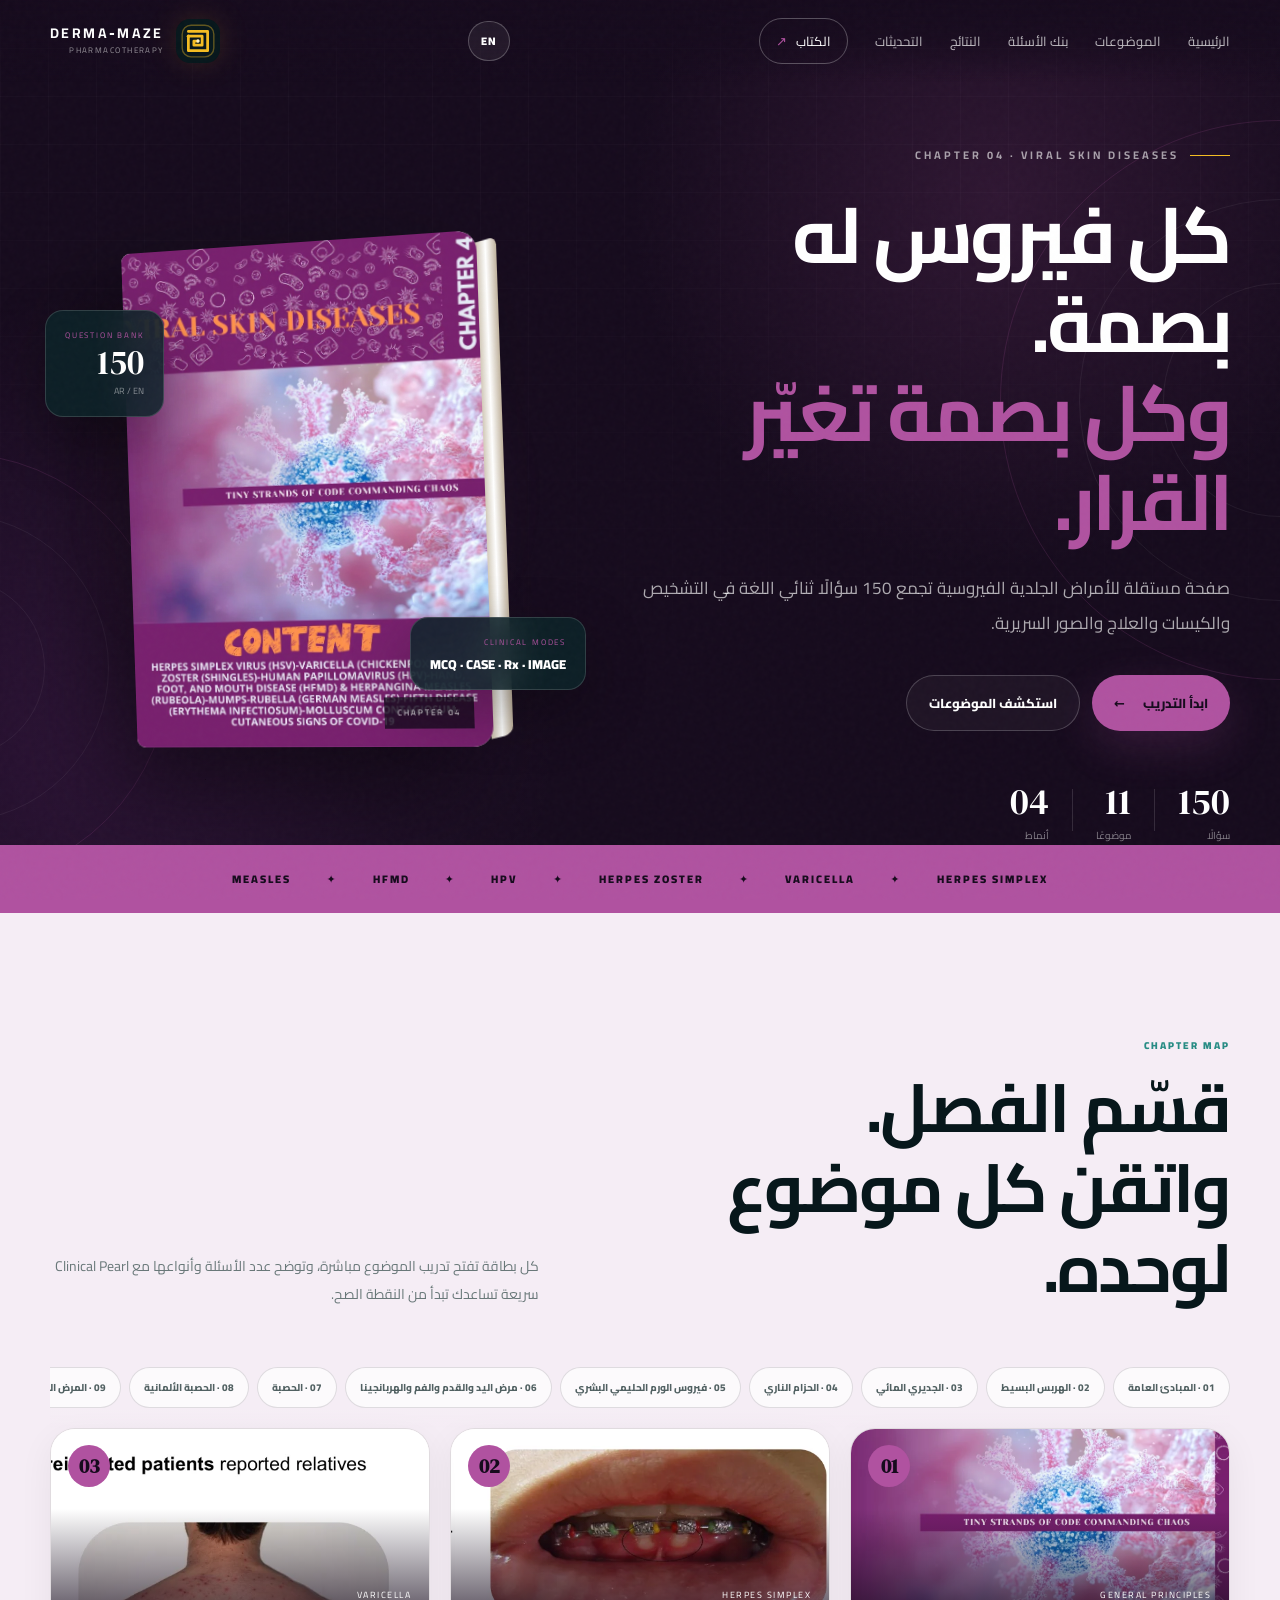
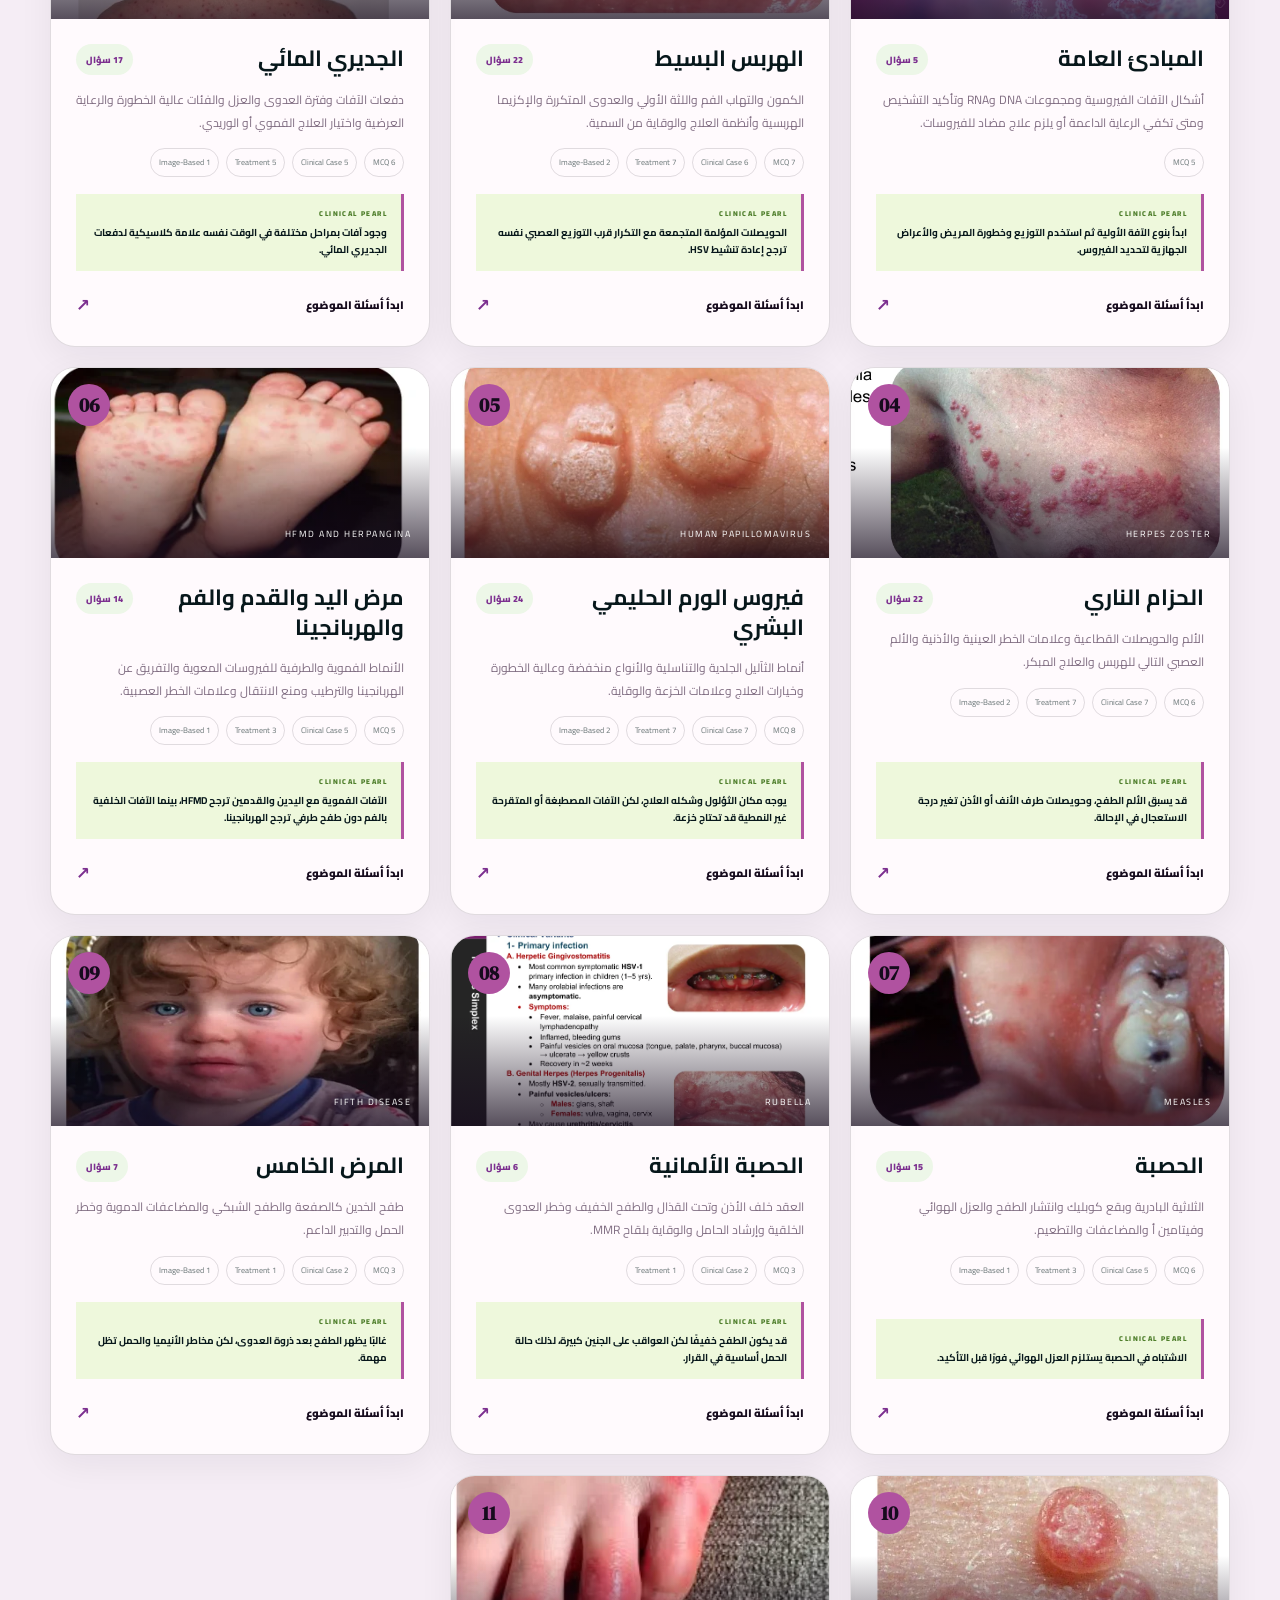
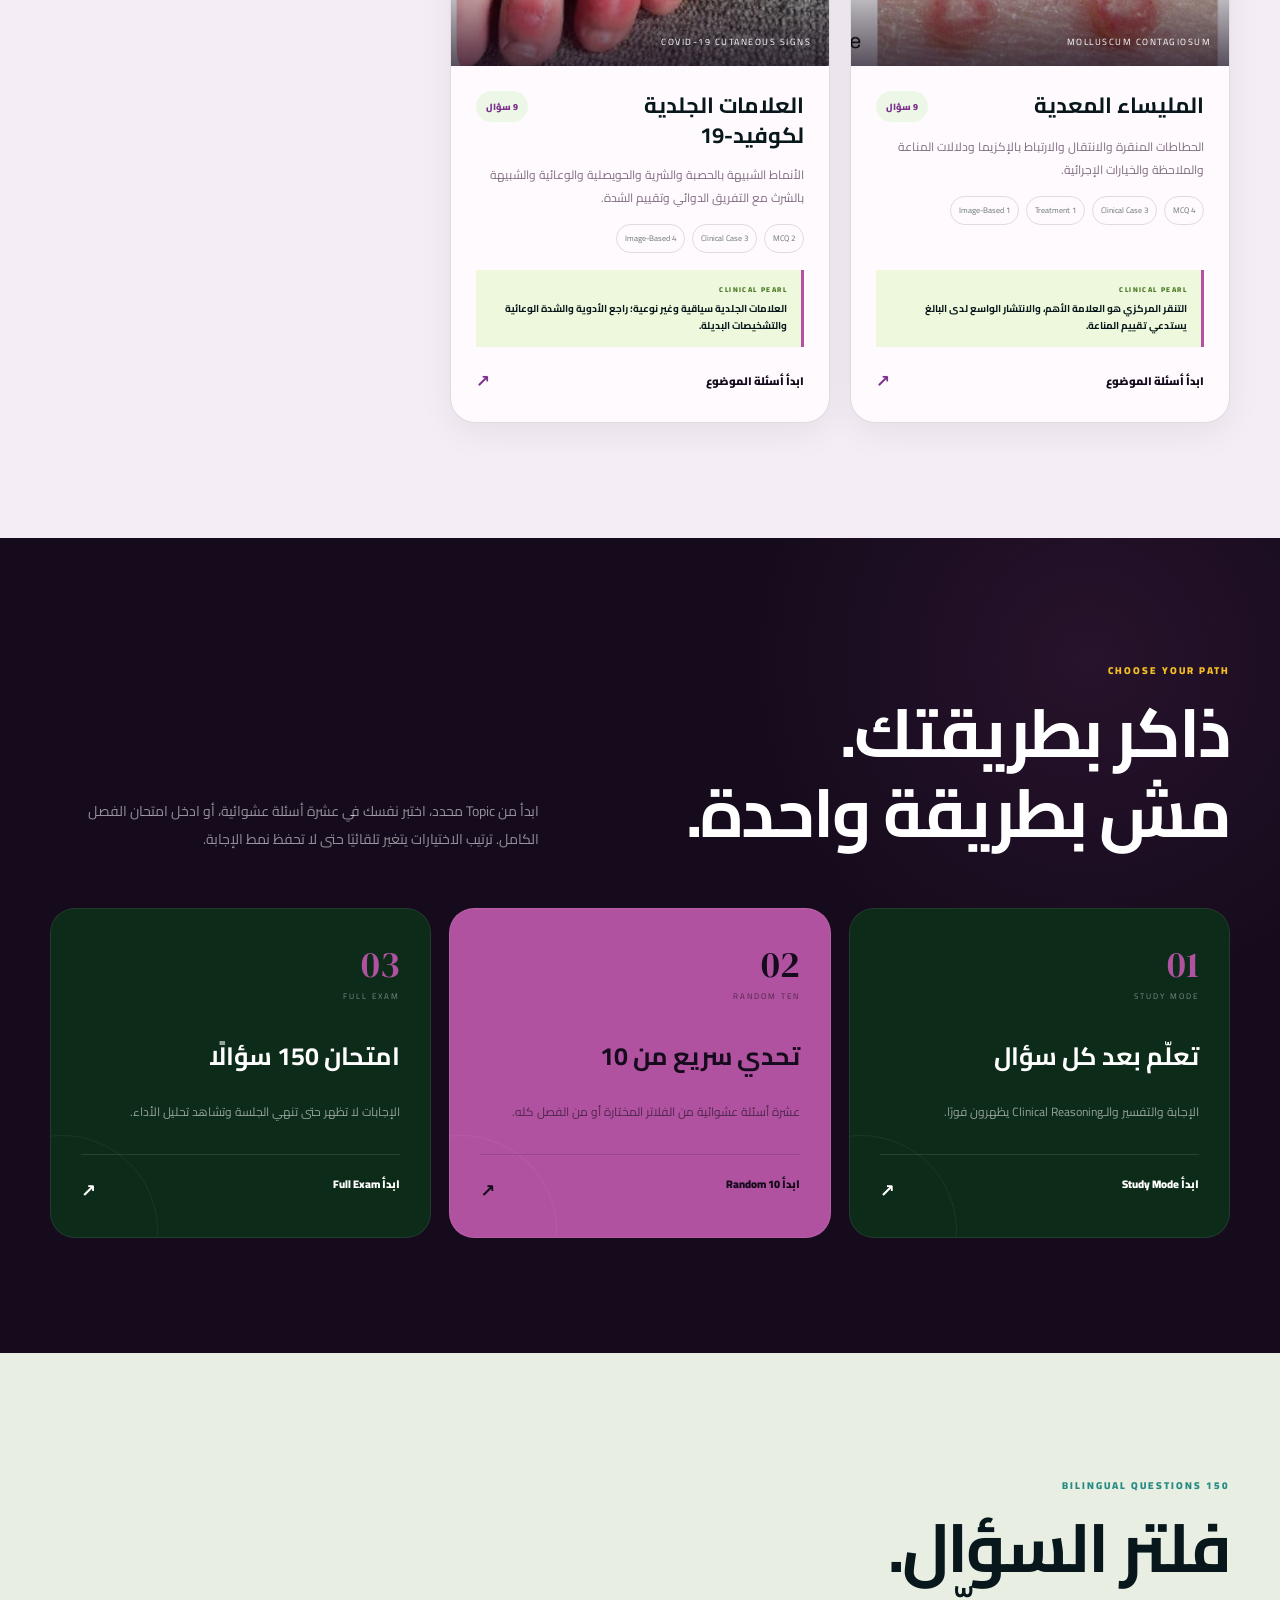
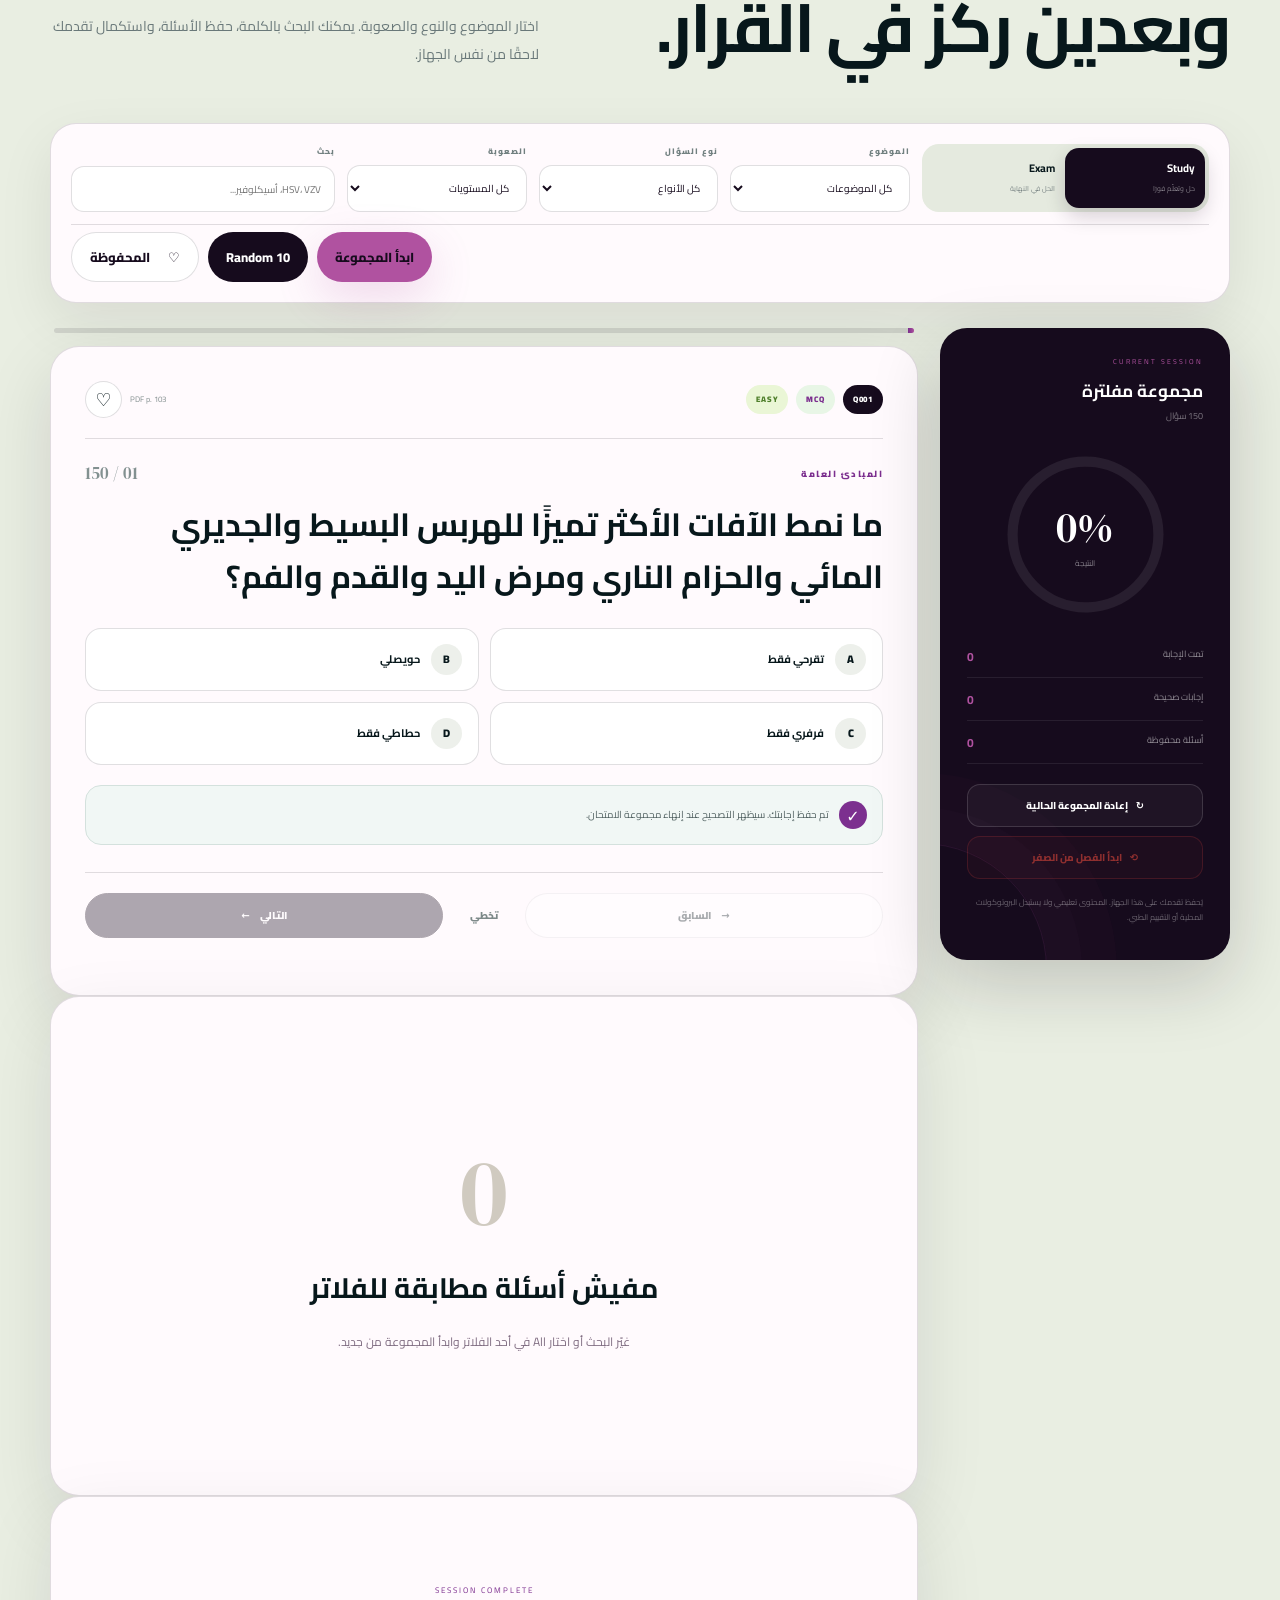
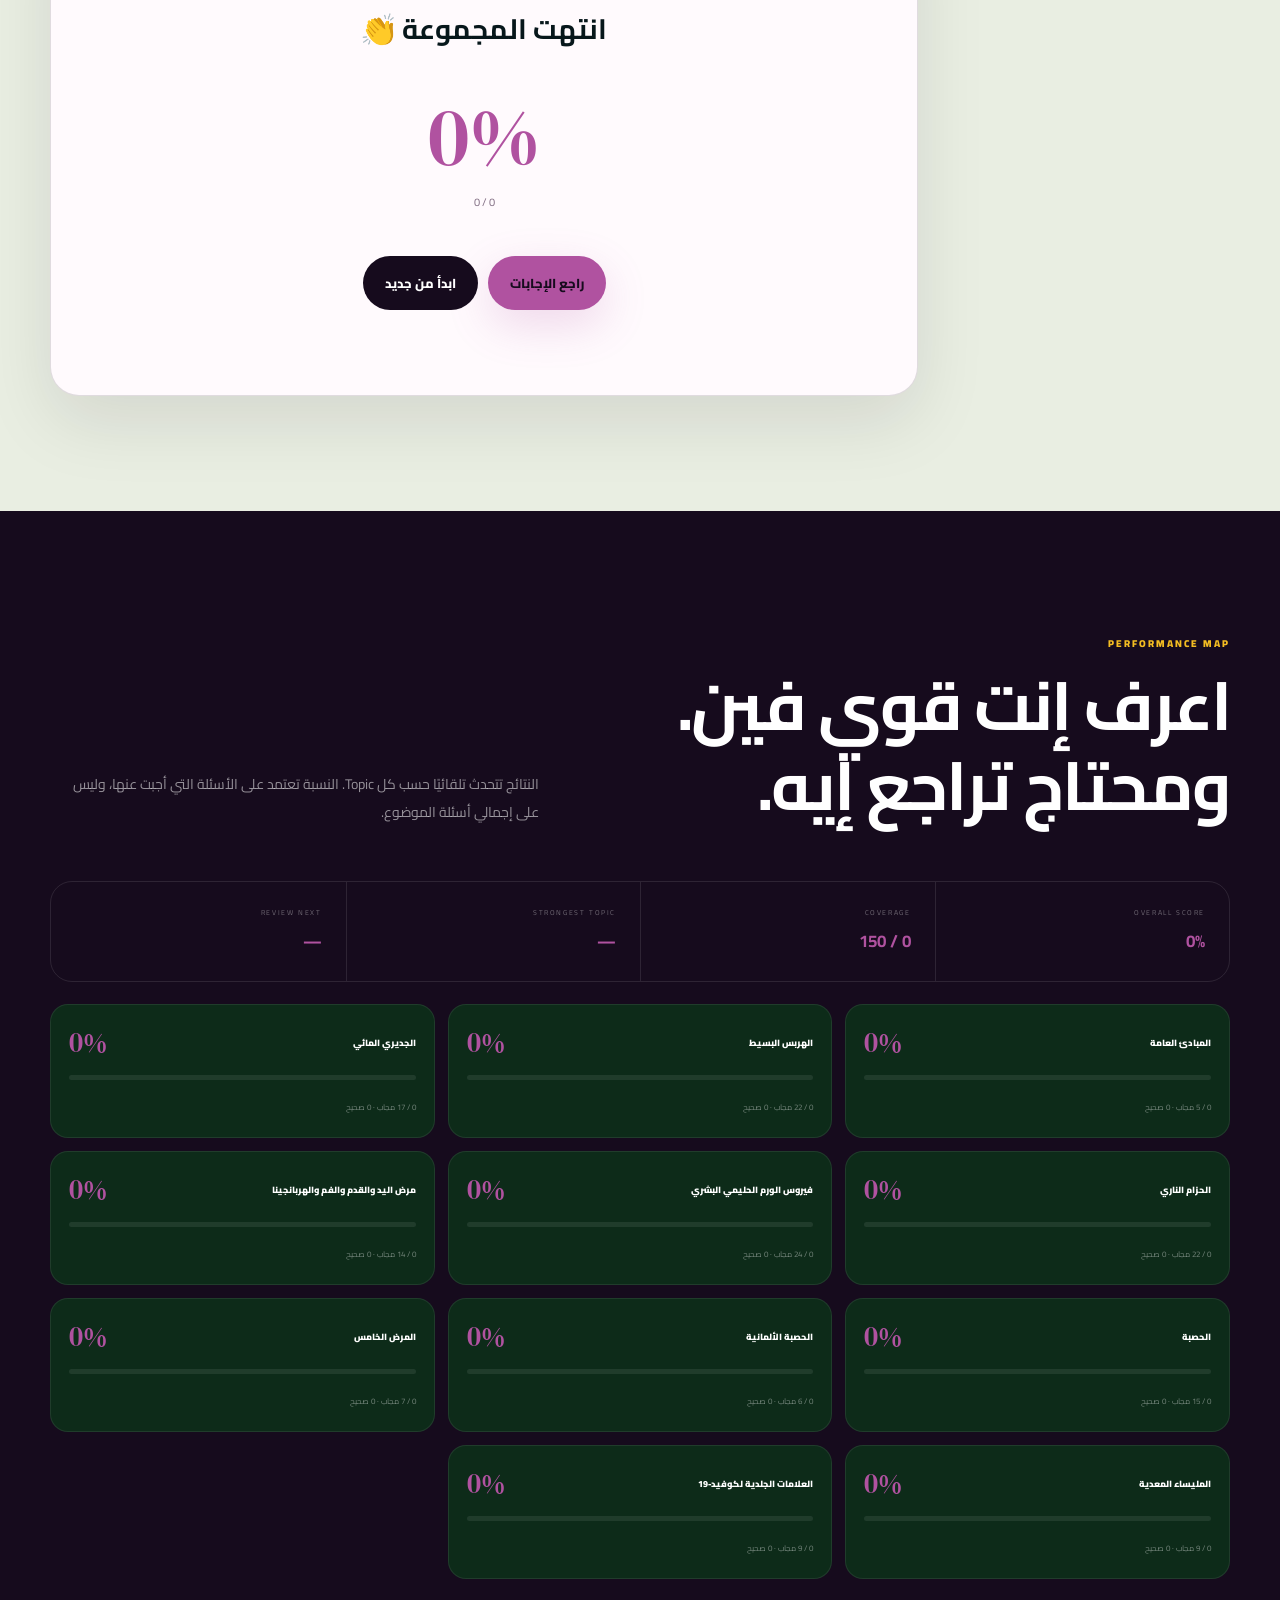
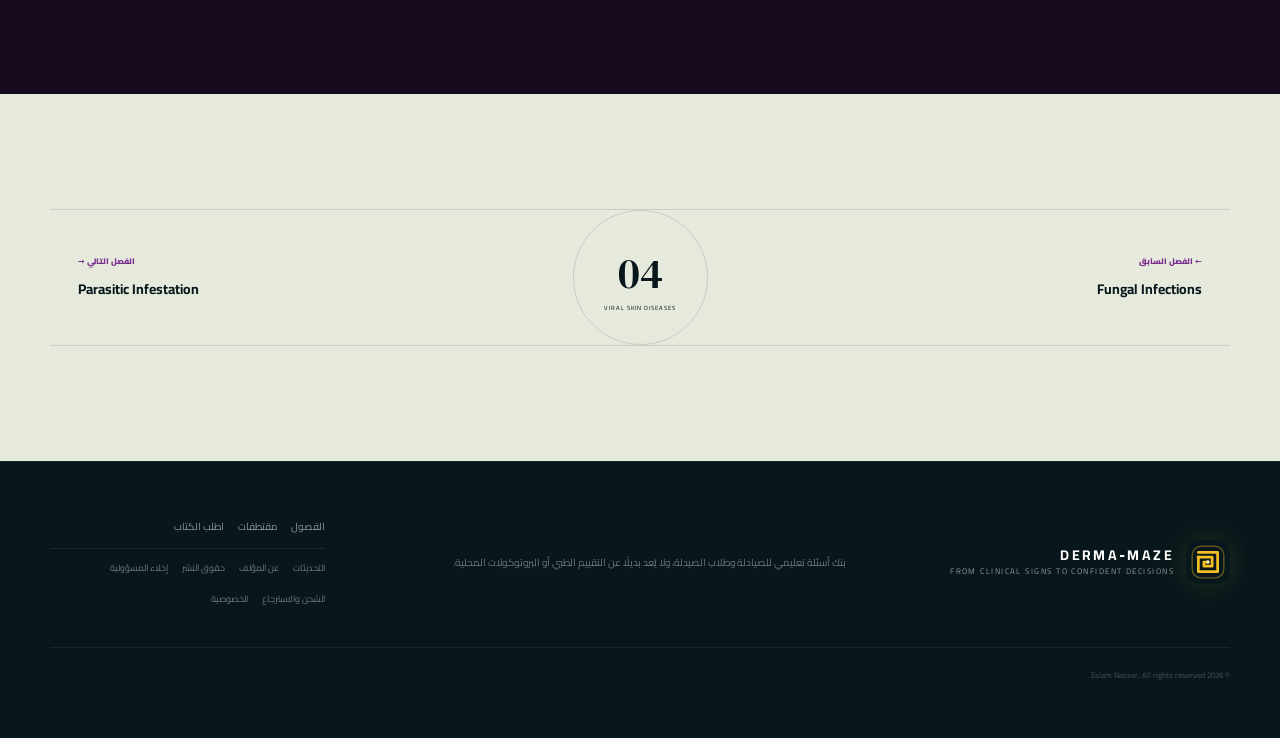
<file: viral.html>
<!DOCTYPE html>

<html dir="rtl" lang="ar">
<head>
<meta charset="utf-8"/>
<meta content="width=device-width, initial-scale=1" name="viewport"/>
<meta content="#07171b" name="theme-color"/>




<title>Viral Skin Diseases Questions | Derma-Maze</title>
<link href="assets/favicon.svg" rel="icon" type="image/svg+xml"/>
<link href="https://fonts.googleapis.com" rel="preconnect"/>
<link crossorigin="" href="https://fonts.gstatic.com" rel="preconnect"/>
<link href="https://fonts.googleapis.com/css2?family=Cairo:wght@400;500;600;700;800;900&amp;family=DM+Serif+Display&amp;family=Inter:wght@400;500;600;700;800&amp;display=swap" rel="stylesheet"/>
<link href="styles.css" rel="stylesheet"/>
<link href="viral.css" rel="stylesheet"/>
<meta content="Practice 150 bilingual questions on HSV, varicella, herpes zoster, HPV, HFMD, measles, rubella, fifth disease, molluscum, and viral treatment decisions." name="description"/><meta content="Eslam Nasser" name="author"/><meta content="index, follow, max-image-preview:large" name="robots"/><meta content="Derma-Maze" property="og:site_name"/><meta content="website" property="og:type"/><meta content="ar_EG" property="og:locale"/><meta content="en_US" property="og:locale:alternate"/><meta content="Viral Skin Diseases Questions | Derma-Maze" property="og:title"/><meta content="Practice 150 bilingual questions on HSV, varicella, herpes zoster, HPV, HFMD, measles, rubella, fifth disease, molluscum, and viral treatment decisions." property="og:description"/><meta content="https://pharmacy-nexus.github.io/Derma-Maze/viral.html" property="og:url"/><meta content="https://pharmacy-nexus.github.io/Derma-Maze/assets/og-viral.jpg" property="og:image"/><meta content="https://pharmacy-nexus.github.io/Derma-Maze/assets/og-viral.jpg" property="og:image:secure_url"/><meta content="image/jpeg" property="og:image:type"/><meta content="1200" property="og:image:width"/><meta content="630" property="og:image:height"/><meta content="Viral Skin Diseases — Derma-Maze" property="og:image:alt"/><meta content="summary_large_image" name="twitter:card"/><meta content="Viral Skin Diseases Questions | Derma-Maze" name="twitter:title"/><meta content="Practice 150 bilingual questions on HSV, varicella, herpes zoster, HPV, HFMD, measles, rubella, fifth disease, molluscum, and viral treatment decisions." name="twitter:description"/><meta content="https://pharmacy-nexus.github.io/Derma-Maze/assets/og-viral.jpg" name="twitter:image"/><link href="https://pharmacy-nexus.github.io/Derma-Maze/viral.html" rel="canonical"/><link href="assets/apple-touch-icon.png" rel="apple-touch-icon" sizes="180x180"/><link href="assets/favicon-32.png" rel="icon" sizes="32x32" type="image/png"/><link href="manifest.webmanifest" rel="manifest"/><script id="seoStructuredData" type="application/ld+json">{"@context": "https://schema.org", "@type": "LearningResource", "name": "Viral Skin Diseases", "description": "Practice 150 bilingual questions on HSV, varicella, herpes zoster, HPV, HFMD, measles, rubella, fifth disease, molluscum, and viral treatment decisions.", "url": "https://pharmacy-nexus.github.io/Derma-Maze/viral.html", "inLanguage": ["ar", "en"], "educationalUse": ["Self assessment", "Revision"], "isPartOf": {"@type": "Book", "name": "Derma-Maze Volume 1: Pharmacotherapy of Dermatology", "url": "https://pharmacy-nexus.github.io/Derma-Maze/"}, "author": {"@type": "Person", "name": "Eslam Nasser"}}</script></head>
<body class="vir-page">
<div id="scrollProgress"></div>
<div class="noise"></div>
<header class="topbar vir-topbar">
<div class="shell nav-wrap">
<a aria-label="Derma Maze home" class="logo" href="index.html#home">
<span aria-hidden="true" class="logo-maze"><img alt="" src="assets/favicon.svg"/></span>
<span class="logo-type"><b>DERMA‑MAZE</b><small>PHARMACOTHERAPY</small></span>
</a>
<div class="nav-actions-premium">
<button aria-label="Switch language" class="lang-pill" id="langBtn">EN</button>
<button aria-label="Open menu" class="menu" id="menuBtn"><span></span><span></span></button>
</div>
<nav id="mainNav">
<a data-vir-i18n="nav.home" href="index.html">الرئيسية</a>
<a data-vir-i18n="nav.topics" href="#topics">الموضوعات</a>
<a data-vir-i18n="nav.questions" href="#question-bank">بنك الأسئلة</a>
<a data-vir-i18n="nav.results" href="#results">النتائج</a>
<a data-i18n="nav.updates" href="updates.html">التحديثات</a>
<a class="nav-buy" href="index.html#buy"><span data-vir-i18n="nav.book">الكتاب</span> <em>↗</em></a>
</nav>
</div>
</header>
<main>
<section class="vir-hero" id="chapter-top">
<div class="vir-orbit vir-orbit-one"></div>
<div class="vir-orbit vir-orbit-two"></div>
<div class="shell vir-hero-grid">
<div class="vir-hero-copy reveal">
<div class="kicker"><span></span><b>CHAPTER 04 · VIRAL SKIN DISEASES</b></div>
<h1 data-vir-i18n-html="hero.title">كل فيروس له بصمة.<br/><strong>وكل بصمة تغيّر القرار.</strong></h1>
<p data-vir-i18n="hero.text">صفحة مستقلة للأمراض الجلدية الفيروسية تجمع 150 سؤالًا ثنائي اللغة في التشخيص والكيسات والعلاج والصور السريرية.</p>
<div class="vir-hero-actions">
<a class="button primary" href="#question-bank"><span data-vir-i18n="hero.start">ابدأ التدريب</span><span>←</span></a>
<a class="button ghost" data-vir-i18n="hero.explore" href="#topics">استكشف الموضوعات</a>
</div>
<div class="vir-hero-stats">
<div><b>150</b><span data-vir-i18n="hero.q">سؤالًا</span></div>
<i></i>
<div><b>11</b><span data-vir-i18n="hero.t">موضوعًا</span></div>
<i></i>
<div><b>04</b><span data-vir-i18n="hero.m">أنماط</span></div>
</div>
</div>
<div class="vir-hero-art reveal">
<div class="vir-cover-halo"></div>
<div class="vir-cover">
<img alt="Viral Skin Diseases chapter cover" src="assets/viral-01.webp"/>
<span>CHAPTER 04</span>
</div>
<div class="vir-float-card vir-float-a"><small>QUESTION BANK</small><b>150</b><span>AR / EN</span></div>
<div class="vir-float-card vir-float-b"><small>CLINICAL MODES</small><b>MCQ · CASE · Rx · IMAGE</b></div>
</div>
</div>
<div class="vir-hero-strip">
<span>HERPES SIMPLEX</span><i>✦</i><span>VARICELLA</span><i>✦</i><span>HERPES ZOSTER</span><i>✦</i><span>HPV</span><i>✦</i><span>HFMD</span><i>✦</i><span>MEASLES</span>
</div>
</section>
<section class="vir-section vir-topics-section" id="topics">
<div class="shell">
<header class="section-head reveal">
<div>
<span class="eyebrow">CHAPTER MAP</span>
<h2 data-vir-i18n-html="topics.title">قسّم الفصل.<br/>واتقن كل موضوع لوحده.</h2>
</div>
<p data-vir-i18n="topics.text">كل بطاقة تفتح تدريب الموضوع مباشرة، وتوضح عدد الأسئلة وأنواعها مع Clinical Pearl سريعة تساعدك تبدأ من النقطة الصح.</p>
</header>
<div aria-label="Topic navigator" class="vir-topic-jump" id="virTopicJump"></div>
<div class="vir-topic-grid" id="virTopicGrid"></div>
</div>
</section>
<section class="vir-section vir-study-path">
<div class="shell">
<header class="section-head light reveal">
<div><span class="eyebrow">CHOOSE YOUR PATH</span><h2 data-vir-i18n-html="path.title">ذاكر بطريقتك.<br/>مش بطريقة واحدة.</h2></div>
<p data-vir-i18n="path.text">ابدأ من Topic محدد، اختبر نفسك في عشرة أسئلة عشوائية، أو ادخل امتحان الفصل الكامل. ترتيب الاختيارات يتغير تلقائيًا حتى لا تحفظ نمط الإجابة.</p>
</header>
<div class="vir-path-grid">
<article class="vir-path-card reveal">
<span>01</span><small>STUDY MODE</small>
<h3 data-vir-i18n="path.studyTitle">تعلّم بعد كل سؤال</h3>
<p data-vir-i18n="path.studyText">الإجابة والتفسير والـClinical Reasoning يظهرون فورًا.</p>
<button class="vir-path-action" data-start-mode="study"><span data-vir-i18n="path.studyCta">ابدأ Study Mode</span><b>↗</b></button>
</article>
<article class="vir-path-card featured reveal">
<span>02</span><small>RANDOM TEN</small>
<h3 data-vir-i18n="path.randomTitle">تحدي سريع من 10</h3>
<p data-vir-i18n="path.randomText">عشرة أسئلة عشوائية من الفلاتر المختارة أو من الفصل كله.</p>
<button class="vir-path-action" id="randomTenHero"><span data-vir-i18n="path.randomCta">ابدأ Random 10</span><b>↗</b></button>
</article>
<article class="vir-path-card reveal">
<span>03</span><small>FULL EXAM</small>
<h3 data-vir-i18n="path.examTitle">امتحان 150 سؤالًا</h3>
<p data-vir-i18n="path.examText">الإجابات لا تظهر حتى تنهي الجلسة وتشاهد تحليل الأداء.</p>
<button class="vir-path-action" id="fullExamHero"><span data-vir-i18n="path.examCta">ابدأ Full Exam</span><b>↗</b></button>
</article>
</div>
</div>
</section>
<section class="vir-section vir-bank-section" id="question-bank">
<div class="shell">
<header class="section-head reveal">
<div><span class="eyebrow">150 BILINGUAL QUESTIONS</span><h2 data-vir-i18n-html="bank.title">فلتر السؤال.<br/>وبعدين ركّز في القرار.</h2></div>
<p data-vir-i18n="bank.text">اختار الموضوع والنوع والصعوبة. يمكنك البحث بالكلمة، حفظ الأسئلة، واستكمال تقدمك لاحقًا من نفس الجهاز.</p>
</header>
<div class="vir-filter-panel reveal">
<div class="vir-mode-switch" id="virModeSwitch">
<button class="active" data-mode="study"><b data-vir-i18n="filter.study">Study</b><small data-vir-i18n="filter.studySub">حل وتعلّم فورًا</small></button>
<button data-mode="exam"><b data-vir-i18n="filter.exam">Exam</b><small data-vir-i18n="filter.examSub">الحل في النهاية</small></button>
</div>
<label>
<span data-vir-i18n="filter.topic">الموضوع</span>
<select id="virTopicFilter"></select>
</label>
<label>
<span data-vir-i18n="filter.type">نوع السؤال</span>
<select id="virTypeFilter"></select>
</label>
<label>
<span data-vir-i18n="filter.difficulty">الصعوبة</span>
<select id="virDifficultyFilter"></select>
</label>
<label class="vir-search-field">
<span data-vir-i18n="filter.search">بحث</span>
<input autocomplete="off" id="virSearch" placeholder="HSV, VZV, acyclovir..." type="search"/>
</label>
<div class="vir-filter-actions">
<button class="button primary" id="virApplyFilters"><span data-vir-i18n="filter.apply">ابدأ المجموعة</span></button>
<button class="button vir-dark-button" id="virRandomTen"><span data-vir-i18n="filter.random">Random 10</span></button>
<button class="button vir-outline-button" id="virBookmarksOnly"><span>♡</span><span data-vir-i18n="filter.bookmarks">المحفوظة</span></button>
</div>
</div>
<div class="vir-practice-layout">
<aside class="vir-session-sidebar reveal">
<div class="vir-session-head">
<small data-vir-i18n="session.label">CURRENT SESSION</small>
<b id="virSessionTitle">All Topics</b>
<span id="virSessionCount">150 questions</span>
</div>
<div class="vir-score-ring">
<svg aria-hidden="true" viewbox="0 0 120 120">
<circle cx="60" cy="60" r="50"></circle>
<circle class="arc" cx="60" cy="60" id="virScoreArc" r="50"></circle>
</svg>
<div><b id="virScorePercent">0%</b><span data-vir-i18n="session.score">النتيجة</span></div>
</div>
<div class="vir-mini-stats">
<div><span data-vir-i18n="session.answered">تمت الإجابة</span><b id="virAnsweredCount">0</b></div>
<div><span data-vir-i18n="session.correct">إجابات صحيحة</span><b id="virCorrectCount">0</b></div>
<div><span data-vir-i18n="session.saved">أسئلة محفوظة</span><b id="virSavedCount">0</b></div>
</div>
<button class="vir-reset" id="virResetSession"><span>↻</span><span data-vir-i18n="session.reset">إعادة الجلسة</span></button>
<button class="vir-reset vir-reset-all" id="virResetAllProgress"><span>⟲</span><span data-vir-i18n="session.resetAll">ابدأ الفصل من الصفر</span></button>
<p data-vir-i18n="session.note">يُحفظ تقدمك على هذا الجهاز. المحتوى تعليمي ولا يستبدل البروتوكولات المحلية أو التقييم الطبي.</p>
</aside>
<div class="vir-question-stage reveal">
<div class="vir-progress-line"><i id="virProgressBar"></i></div>
<article class="vir-question-card" id="virQuestionCard">
<div class="vir-question-top">
<div>
<span id="virQuestionId">Q001</span>
<b id="virQuestionType">MCQ</b>
<em id="virQuestionDifficulty">EASY</em>
</div>
<div>
<small id="virQuestionSource">PDF pp. 2–3</small>
<button aria-label="Save question" class="vir-bookmark" id="virBookmarkBtn">♡</button>
</div>
</div>
<div class="vir-question-context">
<span id="virQuestionTopic">GENERAL PRINCIPLES</span>
<b id="virQuestionCounter">01 / 150</b>
</div>
<figure class="vir-question-image" hidden="" id="virQuestionImageWrap">
<img alt="Clinical image question" id="virQuestionImage"/>
<button data-vir-i18n="question.zoom" id="virZoomImage" type="button">تكبير الصورة</button>
</figure>
<h3 id="virQuestionText">Loading question…</h3>
<div class="vir-options" id="virOptions"></div>
<div class="vir-feedback" id="virFeedback">
<div class="vir-feedback-title"><span id="virFeedbackIcon">✓</span><b id="virFeedbackTitle"></b></div>
<p id="virExplanation"></p>
<div class="vir-reasoning"><small>CLINICAL REASONING</small><p id="virReasoning"></p></div>
</div>
<div class="vir-exam-message" hidden="" id="virExamMessage">
<span>✓</span><p data-vir-i18n="question.savedAnswer">تم حفظ إجابتك. سيظهر التصحيح عند إنهاء مجموعة الامتحان.</p>
</div>
<div class="vir-question-nav">
<button class="vir-nav-button" id="virPrevQuestion"><span>→</span><span data-vir-i18n="question.previous">السابق</span></button>
<button class="vir-nav-button subtle" data-vir-i18n="question.skip" id="virSkipQuestion">تخطي</button>
<button class="vir-nav-button next" disabled="" id="virNextQuestion"><span data-vir-i18n="question.next">التالي</span><span>←</span></button>
</div>
</article>
<div class="vir-empty-state" hidden="" id="virEmptyState">
<span>0</span>
<h3 data-vir-i18n="empty.title">مفيش أسئلة مطابقة للفلاتر</h3>
<p data-vir-i18n="empty.text">غيّر البحث أو اختار All في أحد الفلاتر وابدأ المجموعة من جديد.</p>
</div>
<div class="vir-exam-finish" hidden="" id="virExamFinish">
<small>SESSION COMPLETE</small>
<h3 id="virExamFinishTitle">انتهت المجموعة 👏</h3>
<div class="vir-finish-score"><b id="virFinishPercent">0%</b><span id="virFinishDetail">0 / 0</span></div>
<p id="virFinishText"></p>
<div><button class="button primary" data-vir-i18n="finish.review" id="virReviewExam">راجع الإجابات</button><button class="button vir-dark-button" data-vir-i18n="finish.restart" id="virRestartExam">ابدأ من جديد</button></div>
</div>
</div>
</div>
</div>
</section>
<section class="vir-section vir-results-section" id="results">
<div class="shell">
<header class="section-head light reveal">
<div><span class="eyebrow">PERFORMANCE MAP</span><h2 data-vir-i18n-html="results.title">اعرف إنت قوي فين.<br/>ومحتاج تراجع إيه.</h2></div>
<p data-vir-i18n="results.text">النتائج تتحدث تلقائيًا حسب كل Topic. النسبة تعتمد على الأسئلة التي أجبت عنها، وليس على إجمالي أسئلة الموضوع.</p>
</header>
<div class="vir-overall-strip reveal">
<div><small data-vir-i18n="results.overall">OVERALL SCORE</small><b id="virOverallScore">0%</b></div>
<div><small data-vir-i18n="results.coverage">COVERAGE</small><b id="virCoverage">0 / 150</b></div>
<div><small data-vir-i18n="results.strongest">STRONGEST TOPIC</small><b id="virStrongest">—</b></div>
<div><small data-vir-i18n="results.review">REVIEW NEXT</small><b id="virReviewNext">—</b></div>
</div>
<div class="vir-results-grid" id="virResultsGrid"></div>
</div>
</section>
<section class="vir-section vir-chapter-next">
<div class="shell vir-chapter-next-grid reveal">
<a href="fungal.html"><small data-vir-i18n="next.previous">← الفصل السابق</small><b>Fungal Infections</b></a>
<div><span>04</span><small>VIRAL SKIN DISEASES</small></div>
<a href="parasitic.html"><small data-vir-i18n="next.next">الفصل التالي →</small><b>Parasitic Infestation</b></a>
</div>
</section>
</main>
<footer>
<div class="shell footer-grid">
<a class="logo footer-logo" href="index.html"><span aria-hidden="true" class="logo-maze"><img alt="" src="assets/favicon.svg"/></span><span class="logo-type"><b>DERMA‑MAZE</b><small>From clinical signs to confident decisions</small></span></a>
<p data-vir-i18n="footer.disclaimer">بنك أسئلة تعليمي للصيادلة وطلاب الصيدلة، ولا يُعد بديلًا عن التقييم الطبي أو البروتوكولات المحلية.</p>
<div class="footer-links">
<span class="footer-primary-links">
<a data-i18n="nav.chapters" href="index.html#chapters">الفصول</a>
<a data-i18n="nav.preview" href="index.html#preview">مقتطفات</a>
<a data-i18n="nav.order" href="index.html#buy">اطلب الكتاب</a>
</span>
<span class="footer-legal-links"><a href="updates.html" data-i18n="footer.updates">التحديثات</a>
<a data-i18n="footer.about" href="about.html">عن المؤلف</a>
<a data-i18n="footer.copyright" href="copyright.html">حقوق النشر</a>
<a data-i18n="footer.disclaimerLink" href="disclaimer.html">إخلاء المسؤولية</a>
<a data-i18n="footer.shipping" href="shipping-returns.html">الشحن والاسترجاع</a>
<a data-i18n="footer.privacy" href="privacy.html">الخصوصية</a>
</span>
</div>
<small>© 2026 Eslam Nasser. All rights reserved.</small>
</div>
</footer>
<dialog id="virImageDialog">
<button aria-label="Close" id="virCloseImage">×</button>
<img alt="Clinical image" id="virDialogImage"/>
<span>DERMA‑MAZE • EDUCATIONAL IMAGE</span>
</dialog>
<script src="shared.js"></script>
<script src="viral-data-1.js"></script>
<script src="viral-data-2.js"></script>
<script src="viral-data-3.js"></script>
<script src="viral.js"></script>
</body>
</html>
</file>
<file: styles.css>
:root{
  --ink:#07171b;--ink2:#0c2429;--cream:#f4f0e7;--paper:#fcfaf5;
  --gold:#f4bd22;--gold2:#dca80f;--teal:#278c84;--aqua:#7fd6cc;
  --muted:#697879;--line:rgba(7,23,27,.13);--white:#fff;
  --radius:28px;--shadow:0 30px 80px rgba(7,23,27,.16)
}
*{box-sizing:border-box}html{scroll-behavior:smooth}body{margin:0;background:var(--cream);color:var(--ink);font-family:"Cairo",system-ui,sans-serif;overflow-x:hidden}a{text-decoration:none;color:inherit}button{font:inherit;color:inherit}.shell{width:min(1180px,calc(100% - 38px));margin:auto}.noise{position:fixed;inset:0;opacity:.035;pointer-events:none;z-index:999;background-image:url("data:image/svg+xml,%3Csvg viewBox='0 0 180 180' xmlns='http://www.w3.org/2000/svg'%3E%3Cfilter id='n'%3E%3CfeTurbulence type='fractalNoise' baseFrequency='.9' numOctaves='3' stitchTiles='stitch'/%3E%3C/filter%3E%3Crect width='100%25' height='100%25' filter='url(%23n)' opacity='.65'/%3E%3C/svg%3E")}#scrollProgress{position:fixed;top:0;left:0;height:3px;width:0;background:var(--gold);z-index:1000}
.topbar{position:fixed;inset:0 0 auto;height:82px;z-index:50;background:linear-gradient(to bottom,rgba(7,23,27,.93),rgba(7,23,27,.68),transparent);color:#fff}.nav-wrap{height:82px;display:flex;align-items:center;justify-content:space-between}.logo{display:flex;align-items:center;gap:12px}.logo-orbit{width:42px;height:42px;border:1px solid rgba(255,255,255,.28);border-radius:50%;position:relative;display:grid;place-items:center}.logo-orbit:before,.logo-orbit:after{content:"";position:absolute;border:1px solid var(--gold);border-radius:50%;transform:rotate(52deg)}.logo-orbit:before{width:31px;height:12px}.logo-orbit:after{width:12px;height:31px}.logo-orbit i{width:7px;height:7px;border-radius:50%;background:var(--gold);box-shadow:0 0 18px var(--gold)}.logo-type{display:grid;line-height:1.1}.logo-type b{font-size:14px;letter-spacing:2.4px}.logo-type small{font-size:8px;letter-spacing:1px;color:rgba(255,255,255,.55);margin-top:5px}.topbar nav{display:flex;align-items:center;gap:27px}.topbar nav a{font-size:13px;color:rgba(255,255,255,.72);transition:.25s}.topbar nav a:hover{color:#fff}.nav-buy{border:1px solid rgba(255,255,255,.28);padding:10px 16px;border-radius:999px;color:#fff!important}.nav-buy em{font-style:normal;color:var(--gold);margin-right:6px}.menu{display:none;border:0;background:none;padding:10px}.menu span{display:block;width:25px;height:2px;background:#fff;margin:6px}
.hero{min-height:890px;background:var(--ink);color:#fff;position:relative;display:grid;align-items:center;overflow:hidden;padding:130px 0 80px}.hero:before{content:"";position:absolute;inset:auto -10% -30% -10%;height:65%;background:radial-gradient(ellipse at center,rgba(39,140,132,.25),transparent 64%)}.hero:after{content:"";position:absolute;top:0;bottom:0;left:50%;width:1px;background:linear-gradient(transparent,rgba(255,255,255,.12),transparent)}.hero-glow{position:absolute;border-radius:50%;filter:blur(2px);opacity:.7}.glow-a{width:480px;height:480px;right:-260px;top:80px;background:radial-gradient(circle,rgba(244,189,34,.18),transparent 68%)}.glow-b{width:430px;height:430px;left:-250px;bottom:-130px;background:radial-gradient(circle,rgba(39,140,132,.25),transparent 67%)}.hero-grid{display:grid;grid-template-columns:1.03fr .97fr;gap:80px;align-items:center;position:relative;z-index:2}.kicker{font-size:11px;letter-spacing:3px;color:rgba(255,255,255,.6);display:flex;align-items:center;gap:11px}.kicker span{width:40px;height:1px;background:var(--gold)}.hero h1{font-size:clamp(54px,6.2vw,88px);line-height:1.13;letter-spacing:-3px;margin:25px 0}.hero h1 strong{color:var(--gold);font-weight:900}.hero-copy>p{font-size:17px;line-height:2;color:rgba(255,255,255,.65);max-width:650px}.hero-copy>p b{color:#fff}.hero-actions{display:flex;gap:12px;margin:34px 0}.button{border:0;cursor:pointer;display:inline-flex;align-items:center;justify-content:center;gap:18px;padding:15px 22px;border-radius:999px;font-weight:800;font-size:13px;transition:.28s}.button:hover{transform:translateY(-3px)}.button.primary{background:var(--gold);color:var(--ink);box-shadow:0 15px 45px rgba(244,189,34,.2)}.button.ghost{border:1px solid rgba(255,255,255,.2);color:#fff;background:rgba(255,255,255,.04)}.button.full{width:100%;border-radius:15px}.button.gold{background:var(--gold);color:var(--ink)}.micro-proof{display:flex;align-items:center;gap:22px;margin-top:43px}.micro-proof div{display:grid}.micro-proof b{font-family:"DM Serif Display",serif;font-size:31px;color:#fff;font-weight:400}.micro-proof span{font-size:10px;color:rgba(255,255,255,.45)}.micro-proof i{width:1px;height:37px;background:rgba(255,255,255,.13)}.hero-art{min-height:610px;position:relative;display:grid;place-items:center;perspective:1200px}.book-wrap{width:365px;height:505px;position:relative;transform:rotateY(-8deg) rotateZ(-2deg);border-radius:8px 22px 22px 8px;background:#fff;box-shadow:-35px 45px 100px rgba(0,0,0,.5);z-index:3;overflow:visible}.book-wrap img{width:100%;height:100%;object-fit:cover;border-radius:8px 22px 22px 8px;display:block}.book-edge{position:absolute;top:9px;right:-21px;width:23px;height:488px;border-radius:0 8px 8px 0;background:linear-gradient(90deg,#d2c8b3,#fff,#bcb19d);transform:skewY(-15deg);z-index:-1}.book-shadow{position:absolute;width:420px;height:85px;bottom:7px;background:rgba(0,0,0,.55);filter:blur(24px);border-radius:50%;transform:rotate(-4deg)}.watermark{position:absolute;right:18px;bottom:18px;background:rgba(7,23,27,.72);color:#fff;font-size:8px;letter-spacing:3px;padding:8px 12px}.float-chip{position:absolute;z-index:5;padding:15px 18px;border:1px solid rgba(255,255,255,.15);border-radius:18px;background:rgba(12,36,41,.85);backdrop-filter:blur(17px);display:grid;grid-template-columns:auto 1fr;column-gap:10px;box-shadow:0 20px 60px rgba(0,0,0,.22)}.float-chip span{grid-row:1/3;font-family:"DM Serif Display";font-size:28px;color:var(--gold)}.float-chip b{font-size:12px}.float-chip small{font-size:9px;color:rgba(255,255,255,.48)}.chip-one{top:94px;left:-14px}.chip-two{right:-27px;bottom:88px}.chapter-badge{position:absolute;right:0;top:34px;width:125px;height:125px;border:1px solid rgba(255,255,255,.15);border-radius:50%;display:grid;place-content:center;text-align:center;background:rgba(7,23,27,.62);backdrop-filter:blur(15px);z-index:4}.chapter-badge small{font-size:7px;letter-spacing:2px;color:var(--gold)}.chapter-badge b{font-family:"DM Serif Display";font-size:42px;line-height:1}.chapter-badge span{font-size:7px;color:rgba(255,255,255,.55)}.scroll-cue{position:absolute;bottom:25px;left:50%;transform:translateX(-50%);font-size:9px;color:rgba(255,255,255,.35);letter-spacing:1px}.scroll-cue span{display:block;text-align:center;color:var(--gold);font-size:16px}.marquee{height:64px;background:var(--gold);color:var(--ink);display:flex;align-items:center;overflow:hidden;font-size:12px;font-weight:900;letter-spacing:2px}.marquee div{display:flex;gap:34px;min-width:max-content;animation:marquee 18s linear infinite}.marquee i{font-style:normal}@keyframes marquee{to{transform:translateX(40%)}}
.section{padding:120px 0}.section-head{display:grid;grid-template-columns:1fr .8fr;gap:80px;align-items:end;margin-bottom:55px}.eyebrow{font-size:10px;font-weight:900;letter-spacing:2px;color:var(--teal)}.section-head h2{font-size:clamp(42px,5.3vw,68px);line-height:1.18;letter-spacing:-2px;margin:10px 0 0}.section-head p{color:var(--muted);line-height:2;font-size:14px;margin:0}.section-head.light h2{color:#fff}.section-head.light p{color:rgba(255,255,255,.55)}.section-head.light .eyebrow{color:var(--gold)}.topic-map{display:grid;grid-template-columns:repeat(3,1fr);border-top:1px solid var(--line);border-right:1px solid var(--line);margin-bottom:45px}.topic{border:0;border-left:1px solid var(--line);border-bottom:1px solid var(--line);background:transparent;padding:23px;text-align:right;display:grid;grid-template-columns:38px 1fr;column-gap:13px;cursor:pointer;transition:.25s}.topic span{grid-row:1/3;font-family:"DM Serif Display";font-size:25px;color:#a1acab}.topic b{font-size:14px}.topic small{font-size:9px;color:#8a9696;letter-spacing:.5px}.topic:hover,.topic.active{background:var(--ink);color:#fff}.topic.active span,.topic:hover span{color:var(--gold)}.topic.active small,.topic:hover small{color:rgba(255,255,255,.45)}.topic-showcase{display:grid;grid-template-columns:1.03fr .97fr;background:var(--paper);border-radius:var(--radius);overflow:hidden;box-shadow:var(--shadow);min-height:480px}.topic-photo{position:relative;overflow:hidden}.topic-photo:after{content:"";position:absolute;inset:0;background:linear-gradient(to top,rgba(7,23,27,.55),transparent 48%)}.topic-photo img{width:100%;height:100%;object-fit:cover;display:block}.topic-photo>span{position:absolute;z-index:2;bottom:23px;left:23px;color:#fff;font-size:8px;letter-spacing:2px}.topic-info{padding:60px;display:flex;flex-direction:column;justify-content:center}.topic-info>span{font-size:10px;letter-spacing:2px;color:var(--teal);font-weight:900}.topic-info h3{font-family:"DM Serif Display";font-size:64px;font-weight:400;margin:10px 0 16px}.topic-info>p{line-height:2;color:var(--muted);font-size:15px}.pearl{display:flex;gap:15px;background:#edf7f5;border-right:3px solid var(--teal);padding:17px;margin:25px 0}.pearl i{color:var(--teal)}.pearl div{display:grid}.pearl small{font-size:8px;letter-spacing:1.5px;color:var(--teal);font-weight:900}.pearl b{font-size:12px;line-height:1.8}.text-button{border:0;background:transparent;padding:0;cursor:pointer;font-size:12px;font-weight:900;display:inline-flex;align-items:center;gap:12px;width:max-content}.text-button span{color:var(--teal);font-size:17px}
.free-zone{background:var(--ink);color:#fff;position:relative}.free-zone:before{content:"";position:absolute;inset:0;background:linear-gradient(120deg,transparent 60%,rgba(39,140,132,.11))}.free-grid{position:relative;display:grid;grid-template-columns:1.25fr .75fr;grid-template-rows:auto auto;gap:20px}.lesson-card{background:#102c32;border:1px solid rgba(255,255,255,.08);border-radius:23px;padding:30px;min-height:270px}.lesson-card>small,.lesson-body>small{font-size:9px;letter-spacing:2px;color:var(--gold);font-weight:900}.lesson-card h3{font-size:25px;margin:12px 0}.lesson-card p,.lesson-card li{color:rgba(255,255,255,.58);line-height:1.9;font-size:12px}.lesson-card ul{padding-right:18px}.lesson-card .text-button{color:#fff}.lesson-card .text-button span{color:var(--gold)}.lesson-large{grid-row:1/3;padding:0;overflow:hidden;display:grid;grid-template-rows:245px 1fr}.lesson-cover{position:relative;overflow:hidden}.lesson-cover img{width:100%;height:100%;object-fit:cover}.lesson-cover:after{content:"";position:absolute;inset:0;background:linear-gradient(to top,rgba(7,23,27,.55),transparent)}.lesson-cover span{position:absolute;z-index:2;left:20px;bottom:18px;background:var(--gold);color:var(--ink);padding:7px 10px;border-radius:999px;font-size:8px;font-weight:900}.lesson-body{padding:34px}.lesson-body h3{font-size:32px}.compare{display:grid;grid-template-columns:1fr 1fr;border:1px solid rgba(255,255,255,.12);border-radius:15px;overflow:hidden;margin-top:22px}.compare div{padding:18px;display:grid;gap:9px}.compare div+div{border-right:1px solid rgba(255,255,255,.12)}.compare b{color:var(--gold)}.compare span{font-size:10px;color:rgba(255,255,255,.55)}.mini-icon{width:43px;height:43px;border-radius:14px;display:grid;place-items:center;background:var(--gold);color:var(--ink);font-weight:900;margin-bottom:17px}.mini-icon.teal{background:var(--teal);color:#fff}
.challenge{background:#e8e1d3}.challenge-grid{display:grid;grid-template-columns:1.02fr .98fr;border-radius:32px;overflow:hidden;box-shadow:var(--shadow)}.case-panel{background:var(--ink);color:#fff;padding:50px;position:relative;min-height:630px;overflow:hidden}.case-panel:after{content:"";position:absolute;inset:auto -80px -90px auto;width:330px;height:330px;border:1px solid rgba(244,189,34,.2);border-radius:50%;box-shadow:0 0 0 40px rgba(244,189,34,.03),0 0 0 80px rgba(244,189,34,.02)}.case-tag{font-size:9px;letter-spacing:2px}.case-tag span{background:var(--gold);color:var(--ink);padding:5px 8px;margin-left:5px;font-weight:900}.case-panel h2{font-size:45px;line-height:1.35;margin:25px 0}.case-panel>p{color:rgba(255,255,255,.58);line-height:2;font-size:13px}.case-data{display:flex;gap:24px;margin:28px 0}.case-data span{display:grid;font-size:11px}.case-data small{font-size:7px;color:var(--gold);letter-spacing:1px}.case-image{width:100%;height:210px;object-fit:cover;border-radius:18px;position:relative;z-index:2}.quiz-panel{background:var(--paper);padding:50px;display:flex;flex-direction:column}.quiz-head{display:flex;align-items:center;gap:17px}.quiz-head>span{font-family:"DM Serif Display";font-size:21px}.quiz-head>div{height:4px;background:#dcd8cf;flex:1;border-radius:99px;overflow:hidden}.quiz-head i{display:block;width:20%;height:100%;background:var(--teal);transition:.35s}.quiz-kicker{font-size:8px;letter-spacing:2px;color:var(--teal);font-weight:900;margin-top:55px}.quiz-panel h3{font-size:28px;line-height:1.6;margin:12px 0 25px}.quiz-options{display:grid;gap:11px}.quiz-options button{border:1px solid var(--line);background:#fff;border-radius:13px;padding:15px 17px;text-align:right;cursor:pointer;font-size:12px;transition:.2s}.quiz-options button:hover{border-color:var(--teal);transform:translateX(-3px)}.quiz-options button.correct{background:#e8f6f1;border-color:#4ca47d;color:#226749}.quiz-options button.wrong{background:#fff0ee;border-color:#d56b61;color:#a84036}.quiz-options button:disabled{cursor:default;transform:none}.quiz-explanation{min-height:69px;margin:17px 0;padding:13px 15px;border-radius:12px;font-size:11px;line-height:1.8;color:var(--muted);background:#f0ede6;opacity:0;transition:.3s}.quiz-explanation.show{opacity:1}.quiz-panel .button{margin-top:auto}
.gallery{background:var(--paper)}.page-gallery{display:grid;grid-template-columns:repeat(4,1fr);grid-auto-rows:270px;gap:18px}.page-card{border:0;background:#ebe7de;border-radius:19px;overflow:hidden;position:relative;padding:0;cursor:pointer;box-shadow:0 15px 40px rgba(7,23,27,.08);transition:.3s}.page-card:hover{transform:translateY(-8px);box-shadow:var(--shadow)}.page-card:after{content:"DERM MAZE  •  PREVIEW";position:absolute;inset:auto 0 48% 0;transform:rotate(-20deg);color:rgba(255,255,255,.5);font-size:9px;letter-spacing:2px;z-index:2}.page-card img{width:100%;height:100%;object-fit:cover;object-position:top;transition:.45s}.page-card:hover img{transform:scale(1.045)}.page-card>span{position:absolute;z-index:3;inset:auto 0 0;padding:25px;color:#fff;text-align:right;background:linear-gradient(transparent,rgba(7,23,27,.95))}.page-card b,.page-card small{display:block}.page-card b{font-size:14px}.page-card small{font-size:8px;color:rgba(255,255,255,.55)}.page-card>i{position:absolute;z-index:3;top:15px;left:15px;width:31px;height:31px;border-radius:50%;display:grid;place-items:center;background:rgba(7,23,27,.77);color:var(--gold);font-family:"DM Serif Display";font-style:normal}.page-card.wide{grid-column:span 2}.page-card.tall{grid-row:span 2}.buy{background:var(--paper);padding-top:30px}.buy-card{background:var(--ink);color:#fff;border-radius:35px;min-height:510px;display:grid;grid-template-columns:.85fr 1.15fr;overflow:hidden}.buy-art{position:relative;display:grid;place-items:center;background:linear-gradient(145deg,#16383f,#07171b)}.buy-art:before{content:"";position:absolute;width:330px;height:330px;border:1px solid rgba(244,189,34,.17);border-radius:50%;box-shadow:0 0 0 48px rgba(244,189,34,.03)}.buy-art img{width:245px;height:340px;object-fit:cover;transform:rotate(-6deg);border-radius:5px 14px 14px 5px;box-shadow:-25px 35px 55px rgba(0,0,0,.5);position:relative;z-index:2}.buy-copy{padding:70px;display:flex;flex-direction:column;justify-content:center}.buy-copy>span{font-size:9px;letter-spacing:2.5px;color:var(--gold);font-weight:900}.buy-copy h2{font-size:52px;line-height:1.3;margin:14px 0}.buy-copy p{color:rgba(255,255,255,.55);line-height:2;font-size:13px;max-width:570px}.buy-actions{display:flex;align-items:center;gap:25px;margin-top:25px}.buy-actions .text-button{color:#fff}.replace-note{font-size:8px;color:rgba(255,255,255,.3);margin-top:22px}
footer{background:var(--ink);color:#fff;padding:55px 0;border-top:1px solid rgba(255,255,255,.08)}.footer-grid{display:grid;grid-template-columns:1fr 1.4fr .8fr;gap:40px;align-items:center}.footer-grid>p{font-size:10px;line-height:1.9;color:rgba(255,255,255,.42)}.footer-grid>div{display:flex;gap:18px;font-size:10px;color:rgba(255,255,255,.55)}.footer-grid>small{grid-column:1/-1;font-size:8px;color:rgba(255,255,255,.25);border-top:1px solid rgba(255,255,255,.07);padding-top:20px}.reveal{opacity:0;transform:translateY(24px);transition:.8s cubic-bezier(.2,.7,.2,1)}.reveal.visible{opacity:1;transform:none}
dialog{width:min(920px,calc(100% - 30px));max-height:92vh;border:0;border-radius:20px;padding:0;background:transparent;overflow:visible}dialog::backdrop{background:rgba(2,11,13,.88);backdrop-filter:blur(10px)}#closeModal{position:absolute;z-index:5;top:-14px;left:-14px;width:43px;height:43px;border:0;border-radius:50%;background:var(--gold);font-size:27px;cursor:pointer}.modal-paper{max-height:90vh;overflow:auto;border-radius:16px;background:#fff;position:relative}.modal-paper img{width:100%;display:block}.modal-paper span{position:fixed;bottom:6%;left:50%;transform:translateX(-50%) rotate(-8deg);color:rgba(255,255,255,.65);background:rgba(7,23,27,.5);padding:8px 14px;font-size:9px;letter-spacing:2px;pointer-events:none}
@media(max-width:980px){.topbar nav{display:none;position:absolute;top:72px;right:19px;left:19px;background:#0d292f;padding:22px;border-radius:18px;flex-direction:column;align-items:stretch}.topbar nav.open{display:flex}.menu{display:block}.hero-grid{grid-template-columns:1fr;text-align:center}.hero:after{display:none}.hero-copy{display:grid;justify-items:center}.hero-art{order:-1;min-height:475px}.book-wrap{width:265px;height:365px}.book-edge{height:350px}.chapter-badge{right:12%;top:20px}.chip-one{left:12%;top:90px}.chip-two{right:8%;bottom:25px}.section-head{grid-template-columns:1fr;gap:20px}.topic-showcase{grid-template-columns:1fr}.topic-photo{min-height:360px}.free-grid{grid-template-columns:1fr}.lesson-large{grid-row:auto}.challenge-grid{grid-template-columns:1fr}.page-gallery{grid-template-columns:repeat(2,1fr)}.buy-card{grid-template-columns:1fr}.buy-art{min-height:450px}.footer-grid{grid-template-columns:1fr 1fr}.footer-grid>p{grid-column:1/-1}}
@media(max-width:620px){.shell{width:min(100% - 24px,1180px)}.topbar{height:70px}.nav-wrap{height:70px}.logo-type small{display:none}.hero{min-height:850px;padding-top:90px}.hero h1{font-size:47px;letter-spacing:-2px}.hero-copy>p{font-size:14px}.hero-actions{flex-direction:column;width:100%}.hero-actions .button{width:100%}.hero-art{min-height:390px}.book-wrap{width:215px;height:298px}.book-edge{height:284px;right:-15px;width:17px}.chapter-badge{width:90px;height:90px;right:2%;top:5px}.chapter-badge b{font-size:30px}.float-chip{padding:10px;transform:scale(.86)}.chip-one{left:-2%;top:70px}.chip-two{right:-7%;bottom:30px}.micro-proof{gap:12px;width:100%;justify-content:space-between}.micro-proof b{font-size:25px}.section{padding:85px 0}.section-head h2{font-size:41px}.topic-map{grid-template-columns:1fr 1fr}.topic{padding:15px}.topic-showcase{min-height:0}.topic-photo{min-height:260px}.topic-info{padding:30px}.topic-info h3{font-size:48px}.free-grid{display:block}.lesson-card{margin-bottom:14px}.compare{grid-template-columns:1fr}.compare div+div{border-right:0;border-top:1px solid rgba(255,255,255,.12)}.case-panel,.quiz-panel{padding:30px}.case-panel h2{font-size:34px}.case-data{gap:12px;flex-wrap:wrap}.quiz-panel h3{font-size:23px}.page-gallery{grid-template-columns:1fr;grid-auto-rows:330px}.page-card.wide,.page-card.tall{grid-column:auto;grid-row:auto}.buy-copy{padding:35px 25px}.buy-copy h2{font-size:38px}.buy-actions{align-items:stretch;flex-direction:column}.footer-grid{grid-template-columns:1fr}.footer-grid>div{flex-wrap:wrap}}

/* ===== V3 full-book additions ===== */
body[lang="en"]{font-family:"Inter","Cairo",system-ui,sans-serif}body[lang="en"] .hero h1,body[lang="en"] .section-head h2,body[lang="en"] .lab-copy h2,body[lang="en"] .buy-copy h2{letter-spacing:-2px}.nav-actions-premium{display:flex;align-items:center;gap:8px;order:2}.lang-pill{border:1px solid rgba(255,255,255,.27);background:rgba(255,255,255,.06);color:#fff;padding:9px 13px;border-radius:999px;font-size:10px;font-weight:900;letter-spacing:1px;cursor:pointer;transition:.25s}.lang-pill:hover{background:var(--gold);color:var(--ink);border-color:var(--gold)}.topbar nav{order:1}.topbar .logo{order:3}body[dir="ltr"] .topbar .logo{order:1}body[dir="ltr"] .topbar nav{order:2}body[dir="ltr"] .nav-actions-premium{order:3}.book-hero .full-book{height:540px;width:380px}.book-hero .full-book img{object-position:center}.scroll-cue b{display:block;text-align:center;color:var(--gold);font-size:16px}.chapter-universe{background:var(--cream);position:relative}.chapter-premium-grid{display:grid;grid-template-columns:repeat(3,1fr);gap:20px}.chapter-premium-card{min-height:455px;border:1px solid var(--line);border-radius:26px;background:var(--paper);overflow:hidden;position:relative;box-shadow:0 16px 45px rgba(7,23,27,.08);transition:.35s;display:flex;flex-direction:column}.chapter-premium-card:hover{transform:translateY(-9px);box-shadow:var(--shadow)}.chapter-premium-card:before{content:"";position:absolute;inset:0 0 auto;height:5px;background:var(--accent,var(--gold));z-index:3}.chapter-premium-card .chapter-image{height:235px;position:relative;overflow:hidden;background:var(--ink)}.chapter-premium-card .chapter-image img{width:100%;height:100%;object-fit:cover;transition:.45s}.chapter-premium-card:hover .chapter-image img{transform:scale(1.04)}.chapter-premium-card .chapter-image:after{content:"";position:absolute;inset:0;background:linear-gradient(to top,rgba(7,23,27,.72),transparent 58%)}.chapter-premium-card .chapter-number{position:absolute;z-index:2;bottom:18px;left:20px;font-family:"DM Serif Display";font-size:52px;color:var(--accent,var(--gold));line-height:1}.chapter-premium-card .chapter-tag{position:absolute;z-index:2;top:18px;right:18px;background:rgba(7,23,27,.72);border:1px solid rgba(255,255,255,.16);color:#fff;border-radius:999px;padding:7px 11px;font-size:8px;letter-spacing:1.5px}.chapter-premium-card .chapter-content{padding:26px;display:flex;flex-direction:column;flex:1}.chapter-premium-card h3{font-size:25px;line-height:1.25;margin:0 0 12px}.chapter-premium-card p{color:var(--muted);font-size:12px;line-height:1.9;margin:0}.chapter-premium-card .topic-pills{display:flex;gap:7px;flex-wrap:wrap;margin-top:18px}.chapter-premium-card .topic-pills span{font-size:8px;padding:6px 9px;border:1px solid var(--line);border-radius:999px;color:#6e7c7c}.chapter-premium-card .chapter-link{margin-top:auto;padding-top:22px;font-size:10px;font-weight:900;letter-spacing:.7px;color:var(--accent,var(--teal));display:flex;justify-content:space-between}.premium-free-grid{position:relative;z-index:2}.lab-teaser{background:#e8e1d3;position:relative;overflow:hidden}.lab-teaser:before{content:"";position:absolute;width:460px;height:460px;border-radius:50%;border:1px solid rgba(7,23,27,.09);left:-180px;top:-130px;box-shadow:0 0 0 60px rgba(7,23,27,.02),0 0 0 120px rgba(7,23,27,.015)}.lab-teaser-grid{display:grid;grid-template-columns:.92fr 1.08fr;background:var(--ink);border-radius:34px;overflow:hidden;box-shadow:var(--shadow);color:#fff;position:relative;z-index:2}.lab-copy{padding:65px}.lab-copy .eyebrow{color:var(--gold)}.lab-copy h2{font-size:55px;line-height:1.25;margin:14px 0}.lab-copy>p{color:rgba(255,255,255,.57);font-size:13px;line-height:2}.lab-features{display:flex;gap:22px;margin:28px 0 34px;flex-wrap:wrap}.lab-features span{display:flex;align-items:center;gap:8px}.lab-features i{width:32px;height:32px;border-radius:50%;border:1px solid rgba(255,255,255,.18);display:grid;place-items:center;color:var(--gold);font-family:"DM Serif Display";font-style:normal}.lab-features b{font-size:10px}.lab-mockup{background:var(--paper);color:var(--ink);padding:55px;display:flex;flex-direction:column;justify-content:center}.mock-top{display:flex;gap:14px;align-items:center}.mock-top span{font-family:"DM Serif Display";font-size:20px}.mock-top i{display:block;flex:1;height:4px;background:linear-gradient(to left,var(--teal) 55%,#dedad0 55%);border-radius:99px}.lab-mockup>small{margin-top:42px;color:var(--teal);letter-spacing:2px;font-size:8px;font-weight:900}.lab-mockup h3{font-size:26px;line-height:1.65;margin:12px 0 22px}.lab-mockup>div:nth-of-type(2){display:grid;gap:10px}.lab-mockup button{border:1px solid var(--line);border-radius:12px;padding:14px;background:#fff;text-align:right}.lab-mockup button:first-child{border-color:var(--teal);background:#e9f6f2;color:#226749}.lab-mockup p{background:#f1eee8;padding:15px;border-radius:13px;color:var(--muted);font-size:11px;line-height:1.8}.book-wide-gallery{grid-template-columns:repeat(4,1fr)}.solid-bar{background:rgba(7,23,27,.96)}

/* Clinical Lab */
.lab-page{background:#e8e1d3}.lab-hero{min-height:680px;background:var(--ink);color:#fff;position:relative;padding:150px 0 90px;overflow:hidden}.lab-hero:after{content:"";position:absolute;inset:auto 0 0;height:180px;background:linear-gradient(transparent,rgba(39,140,132,.1))}.lab-hero-grid{display:grid;grid-template-columns:1.05fr .95fr;align-items:center;gap:70px;position:relative;z-index:2}.lab-hero h1{font-size:clamp(58px,7vw,95px);line-height:1.05;letter-spacing:-3px;margin:25px 0}.lab-hero h1 strong{color:var(--gold)}.lab-hero p{font-size:15px;color:rgba(255,255,255,.58);line-height:2;max-width:650px}.lab-hero-stats{display:flex;gap:40px;margin-top:38px}.lab-hero-stats span{display:grid}.lab-hero-stats b{font-family:"DM Serif Display";font-size:32px;color:var(--gold);font-weight:400}.lab-hero-stats small{font-size:9px;color:rgba(255,255,255,.43)}.lab-orbit{width:450px;height:450px;border:1px solid rgba(255,255,255,.13);border-radius:50%;margin:auto;position:relative;display:grid;place-items:center;box-shadow:0 0 0 60px rgba(255,255,255,.018),0 0 0 120px rgba(255,255,255,.012)}.lab-orbit:before,.lab-orbit:after{content:"";position:absolute;border-radius:50%;border:1px solid rgba(244,189,34,.18)}.lab-orbit:before{inset:65px}.lab-orbit:after{inset:130px}.orbit-core{width:115px;height:115px;border-radius:50%;display:grid;place-items:center;background:var(--gold);color:var(--ink);font-family:"DM Serif Display";font-size:48px;box-shadow:0 0 80px rgba(244,189,34,.25);z-index:2}.orbit{position:absolute;background:rgba(12,36,41,.9);border:1px solid rgba(255,255,255,.14);padding:10px 14px;border-radius:999px;font-size:9px;letter-spacing:1.5px;color:#fff}.o1{top:32px;left:165px}.o2{bottom:72px;right:10px}.o3{bottom:95px;left:-2px}.lab-orbit>i{position:absolute;width:10px;height:10px;background:var(--teal);border-radius:50%;top:105px;right:48px;box-shadow:0 0 20px var(--teal)}.lab-control-zone{padding:80px 0 120px;background:#e8e1d3}.mode-switch{display:grid;grid-template-columns:repeat(3,1fr);background:var(--paper);border-radius:24px;overflow:hidden;box-shadow:var(--shadow);margin-top:-145px;position:relative;z-index:4}.mode-switch button{border:0;border-left:1px solid var(--line);padding:25px;background:transparent;display:grid;grid-template-columns:42px 1fr;text-align:right;cursor:pointer;transition:.25s}.mode-switch button:last-child{border-left:0}.mode-switch button span{grid-row:1/3;font-family:"DM Serif Display";font-size:30px;color:#9ba6a5}.mode-switch button b{font-size:14px}.mode-switch button small{font-size:9px;color:#8b9696}.mode-switch button:hover,.mode-switch button.active{background:var(--ink);color:#fff}.mode-switch button.active span,.mode-switch button:hover span{color:var(--gold)}.mode-switch button.active small,.mode-switch button:hover small{color:rgba(255,255,255,.45)}.chapter-filter{display:flex;gap:8px;flex-wrap:wrap;margin:30px 0}.chapter-filter button{border:1px solid rgba(7,23,27,.13);background:rgba(255,255,255,.55);padding:9px 13px;border-radius:999px;cursor:pointer;font-size:9px;font-weight:900;letter-spacing:.5px;transition:.2s}.chapter-filter button.active,.chapter-filter button:hover{background:var(--teal);color:#fff;border-color:var(--teal)}.practice-layout{display:grid;grid-template-columns:260px 1fr;gap:22px;align-items:start}.lab-sidebar{background:var(--ink);color:#fff;border-radius:24px;padding:28px;position:sticky;top:105px;box-shadow:var(--shadow)}.score-ring{width:145px;height:145px;margin:0 auto 24px;position:relative}.score-ring svg{width:100%;height:100%;transform:rotate(-90deg)}.score-ring circle{fill:none;stroke:rgba(255,255,255,.08);stroke-width:8}.score-ring circle+circle{stroke:var(--gold);stroke-linecap:round;stroke-dasharray:314;stroke-dashoffset:314;transition:.35s}.score-ring>div{position:absolute;inset:0;display:grid;place-content:center;text-align:center}.score-ring b{font-family:"DM Serif Display";font-size:34px;color:var(--gold);font-weight:400}.score-ring small{font-size:8px;color:rgba(255,255,255,.4)}.side-stat{display:flex;justify-content:space-between;border-top:1px solid rgba(255,255,255,.08);padding:15px 0;font-size:10px;color:rgba(255,255,255,.52)}.side-stat b{color:#fff;font-size:14px}.reset-btn{width:100%;border:1px solid rgba(255,255,255,.15);background:rgba(255,255,255,.05);color:#fff;border-radius:12px;padding:12px;margin:10px 0 16px;cursor:pointer;font-size:10px;font-weight:900}.lab-sidebar p{font-size:8px;line-height:1.8;color:rgba(255,255,255,.32)}.practice-card{background:var(--paper);border-radius:28px;padding:42px 48px;box-shadow:var(--shadow);min-height:650px;display:flex;flex-direction:column}.practice-head{display:flex;align-items:center;gap:15px}.practice-head>span{font-size:8px;letter-spacing:2px;color:var(--teal);font-weight:900}.practice-head>div{height:4px;flex:1;background:#ddd8cf;border-radius:999px;overflow:hidden}.practice-head i{display:block;height:100%;background:var(--teal);width:16.6%;transition:.35s}.practice-head>b{font-family:"DM Serif Display";font-size:18px;font-weight:400}.question-meta{display:flex;gap:8px;margin-top:42px}.question-meta span,.question-meta small{padding:6px 9px;border-radius:999px;font-size:7px;font-weight:900;letter-spacing:1px}.question-meta span{background:var(--ink);color:#fff}.question-meta small{background:#e8f4f2;color:#23756e}.case-vignette{display:none;border-right:3px solid var(--gold);background:#f2eee5;padding:18px;margin:18px 0 0;border-radius:12px;font-size:12px;line-height:2;color:#5f6c6c}.case-vignette.show{display:block}.practice-card h2{font-size:30px;line-height:1.65;margin:20px 0 25px}.lab-options{display:grid;grid-template-columns:1fr 1fr;gap:12px}.lab-options button{border:1px solid var(--line);background:#fff;border-radius:14px;padding:16px;text-align:right;cursor:pointer;font-size:12px;transition:.2s}.lab-options button:hover{border-color:var(--teal);transform:translateY(-2px)}.lab-options button.correct{background:#e8f6f1;border-color:#4ca47d;color:#226749}.lab-options button.wrong{background:#fff0ee;border-color:#d56b61;color:#a84036}.lab-options button:disabled{cursor:default;transform:none}.lab-feedback{opacity:0;display:flex;align-items:center;gap:12px;margin-top:18px;padding:13px 15px;border-radius:13px;transition:.25s}.lab-feedback.show{opacity:1}.lab-feedback.good{background:#e8f6f1;color:#226749}.lab-feedback.bad{background:#fff0ee;color:#a84036}.lab-feedback span{width:26px;height:26px;border-radius:50%;display:grid;place-items:center;background:currentColor;color:#fff;font-size:12px}.lab-feedback p{margin:0;font-size:11px;font-weight:800}.reasoning-box{opacity:0;max-height:0;overflow:hidden;margin-top:12px;background:#efebe3;border-radius:13px;padding:0 16px;transition:.35s}.reasoning-box.show{opacity:1;max-height:180px;padding:15px 16px}.reasoning-box small{font-size:7px;letter-spacing:1.5px;color:var(--teal);font-weight:900}.reasoning-box p{margin:7px 0 0;color:var(--muted);font-size:11px;line-height:1.9}.practice-card>.button{margin-top:auto}.results-zone{background:var(--paper)}.chapter-results{display:grid;grid-template-columns:repeat(3,1fr);gap:15px}.result-card{border:1px solid var(--line);border-radius:19px;padding:22px;background:#fff}.result-card>div{display:flex;justify-content:space-between;align-items:center}.result-card span{font-size:9px;font-weight:900;letter-spacing:.8px}.result-card b{font-family:"DM Serif Display";font-size:28px;font-weight:400;color:var(--teal)}.result-card i{display:block;height:5px;border-radius:999px;background:#e4e0d8;margin-top:14px;overflow:hidden}.result-card i:after{content:"";display:block;height:100%;width:var(--pct,0%);background:var(--accent,var(--teal));transition:.35s}.result-card small{display:block;color:var(--muted);font-size:8px;margin-top:10px}.lab-buy{padding-top:30px;background:var(--paper)}

body[dir="ltr"] .topic,body[dir="ltr"] .mode-switch button,body[dir="ltr"] .lab-options button,body[dir="ltr"] .lab-mockup button,body[dir="ltr"] .quiz-options button{text-align:left}body[dir="ltr"] .lesson-card ul{padding-left:18px;padding-right:0}body[dir="ltr"] .pearl,body[dir="ltr"] .case-vignette{border-right:0;border-left:3px solid var(--teal)}body[dir="ltr"] .case-vignette{border-left-color:var(--gold)}body[dir="ltr"] .chapter-premium-card .chapter-number{left:auto;right:20px}body[dir="ltr"] .chapter-premium-card .chapter-tag{right:auto;left:18px}

@media(max-width:980px){.chapter-premium-grid{grid-template-columns:1fr 1fr}.lab-teaser-grid,.lab-hero-grid{grid-template-columns:1fr}.lab-orbit{width:360px;height:360px;margin-top:30px}.practice-layout{grid-template-columns:1fr}.lab-sidebar{position:relative;top:auto;display:grid;grid-template-columns:150px 1fr 1fr;gap:10px;align-items:center}.lab-sidebar .score-ring{grid-row:1/4;margin:0}.lab-sidebar p,.reset-btn{grid-column:2/4}.mode-switch{margin-top:-100px}.chapter-results{grid-template-columns:1fr 1fr}.book-wide-gallery{grid-template-columns:repeat(2,1fr)}}
@media(max-width:620px){.chapter-premium-grid{grid-template-columns:1fr}.book-hero .full-book{width:220px;height:313px}.lab-teaser-grid{display:block}.lab-copy,.lab-mockup{padding:32px 25px}.lab-copy h2{font-size:39px}.lab-features{display:grid;grid-template-columns:1fr}.lab-hero{min-height:760px;padding-top:110px}.lab-hero h1{font-size:50px}.lab-orbit{width:275px;height:275px}.orbit-core{width:84px;height:84px;font-size:36px}.o1{top:18px;left:95px}.o2{bottom:40px;right:-5px}.o3{bottom:55px;left:-10px}.lab-hero-stats{gap:20px}.mode-switch{grid-template-columns:1fr;margin-top:-80px}.mode-switch button{border-left:0;border-bottom:1px solid var(--line)}.practice-card{padding:28px 20px;min-height:680px}.practice-card h2{font-size:23px}.lab-options{grid-template-columns:1fr}.lab-sidebar{grid-template-columns:120px 1fr}.lab-sidebar .score-ring{width:115px;height:115px}.lab-sidebar p,.reset-btn{grid-column:1/-1}.chapter-results{grid-template-columns:1fr}.book-wide-gallery{grid-template-columns:1fr}.nav-actions-premium{margin-right:auto}body[dir="ltr"] .nav-actions-premium{margin-right:0;margin-left:auto}}

/* ===== HOME V4 · CINEMATIC CHAPTER RAIL ===== */
.chapter-showcase{
  position:relative;
  overflow:hidden;
  background:#020607;
  color:#fff;
  padding:125px 0 95px;
  isolation:isolate
}
.chapter-showcase:before{
  content:"";
  position:absolute;
  inset:0;
  z-index:-3;
  background:
    linear-gradient(90deg,rgba(255,255,255,.025) 1px,transparent 1px),
    linear-gradient(rgba(255,255,255,.025) 1px,transparent 1px);
  background-size:72px 72px;
  mask-image:linear-gradient(to bottom,transparent,#000 18%,#000 82%,transparent)
}
.chapter-ambient{position:absolute;border-radius:50%;filter:blur(18px);opacity:.42;z-index:-2;pointer-events:none}
.chapter-ambient-one{width:620px;height:620px;right:-310px;top:5%;background:radial-gradient(circle,rgba(176,82,160,.32),transparent 68%)}
.chapter-ambient-two{width:580px;height:580px;left:-290px;bottom:-150px;background:radial-gradient(circle,rgba(36,168,199,.28),transparent 68%)}
.chapter-showcase-head{position:relative;z-index:2}
.chapter-showcase .section-head{margin-bottom:24px}
.chapter-showcase .section-head .eyebrow{color:var(--gold)}
.chapter-showcase .section-head p{color:rgba(255,255,255,.56)}
.chapter-carousel-shell{position:relative;width:100%;z-index:2}
.chapter-rail{
  display:flex;
  gap:72px;
  width:100%;
  overflow-x:auto;
  overscroll-behavior-inline:contain;
  scroll-snap-type:x mandatory;
  scroll-padding-inline:9vw;
  scrollbar-width:none;
  padding:42px 9vw 72px;
  direction:inherit
}
.chapter-rail::-webkit-scrollbar{display:none}
.chapter-slide{
  --accent:#f4bd22;
  flex:0 0 min(1020px,82vw);
  min-height:510px;
  position:relative;
  display:grid;
  grid-template-columns:minmax(270px,.78fr) minmax(390px,1.22fr);
  align-items:center;
  gap:48px;
  padding:44px 55px;
  border-radius:36px;
  border:1px solid rgba(255,255,255,.12);
  background:
    linear-gradient(135deg,rgba(255,255,255,.075),rgba(255,255,255,.018) 58%),
    rgba(6,18,21,.82);
  box-shadow:0 45px 110px rgba(0,0,0,.45),inset 0 1px rgba(255,255,255,.06);
  scroll-snap-align:center;
  overflow:hidden;
  isolation:isolate
}
.chapter-slide:before{
  content:"";
  position:absolute;
  inset:0;
  z-index:-2;
  background:radial-gradient(circle at 20% 50%,color-mix(in srgb,var(--accent) 22%,transparent),transparent 42%)
}
.chapter-slide:after{
  content:"";
  position:absolute;
  inset:auto 0 0;
  height:5px;
  background:linear-gradient(90deg,transparent,var(--accent),transparent);
  opacity:.85
}
.chapter-slide.reverse:before{background:radial-gradient(circle at 80% 50%,color-mix(in srgb,var(--accent) 22%,transparent),transparent 42%)}
.chapter-giant-number{
  position:absolute;
  inset-inline-start:-18px;
  top:50%;
  transform:translateY(-52%);
  z-index:0;
  font-family:"DM Serif Display",serif;
  font-size:clamp(230px,24vw,390px);
  line-height:.72;
  letter-spacing:-25px;
  color:transparent;
  background:linear-gradient(180deg,#fff 0%,#bdb6c1 38%,var(--accent) 92%);
  -webkit-background-clip:text;
  background-clip:text;
  opacity:.3;
  filter:drop-shadow(0 18px 28px rgba(0,0,0,.4));
  pointer-events:none;
  user-select:none
}
.chapter-slide.reverse .chapter-giant-number{inset-inline-start:auto;inset-inline-end:-18px}

/* A fine foreground trace keeps the chapter number readable where the opaque
   book cover crosses it, while the filled number itself remains behind. */
.chapter-number-trace{
  position:absolute;
  inset-inline-start:-18px;
  top:50%;
  transform:translateY(-52%);
  z-index:4;
  font-family:"DM Serif Display",serif;
  font-size:clamp(230px,24vw,390px);
  line-height:.72;
  letter-spacing:-25px;
  color:transparent;
  -webkit-text-stroke:2px color-mix(in srgb,var(--accent) 82%,#fff);
  text-shadow:0 1px 2px rgba(0,0,0,.9),0 0 9px color-mix(in srgb,var(--accent) 48%,transparent);
  opacity:.68;
  mix-blend-mode:normal;
  pointer-events:none;
  user-select:none
}
.chapter-slide.reverse .chapter-number-trace{inset-inline-start:auto;inset-inline-end:-18px}
.chapter-slide-visual{position:relative;display:grid;place-items:center;min-height:405px;z-index:2}
.chapter-slide.reverse .chapter-slide-visual{order:2}
.chapter-slide.reverse .chapter-slide-copy{order:1}
.chapter-poster-glow{
  position:absolute;
  width:270px;
  height:340px;
  border-radius:45%;
  background:var(--accent);
  filter:blur(75px);
  opacity:.18
}
.chapter-slide-visual img{
  position:relative;
  width:255px;
  height:365px;
  object-fit:cover;
  display:block;
  border-radius:8px 22px 22px 8px;
  box-shadow:-22px 28px 65px rgba(0,0,0,.52),0 0 0 1px rgba(255,255,255,.11);
  transform:rotate(-2deg);
  transition:transform .45s ease,filter .45s ease
}
.chapter-slide.reverse .chapter-slide-visual img{transform:rotate(2deg)}
.chapter-slide:hover .chapter-slide-visual img{transform:rotate(0) translateY(-8px);filter:saturate(1.08)}
.chapter-poster-label{
  position:absolute;
  bottom:10px;
  background:#020607;
  color:#fff;
  border:1px solid rgba(255,255,255,.14);
  border-radius:999px;
  padding:8px 13px;
  font-size:8px;
  letter-spacing:1.8px;
  font-weight:900
}
.chapter-slide-copy{position:relative;z-index:3;max-width:560px}
.chapter-slide-kicker{display:flex;align-items:center;gap:12px;color:var(--accent);font-size:10px;font-weight:900;letter-spacing:2.2px}
.chapter-slide-kicker i{width:42px;height:1px;background:var(--accent)}
.chapter-slide-copy h3{font-size:clamp(36px,4.4vw,62px);line-height:1.06;letter-spacing:-1.8px;margin:17px 0 18px;max-width:610px}
.chapter-slide-copy>p{margin:0;max-width:590px;color:rgba(255,255,255,.58);font-size:14px;line-height:2}
.chapter-topic-pills{display:flex;flex-wrap:wrap;gap:8px;margin:24px 0}
.chapter-topic-pills span{border:1px solid color-mix(in srgb,var(--accent) 42%,rgba(255,255,255,.14));background:color-mix(in srgb,var(--accent) 9%,transparent);border-radius:999px;padding:7px 11px;font-size:8px;color:rgba(255,255,255,.75)}
.chapter-stat-line{display:flex;align-items:center;gap:16px;margin:27px 0 30px}
.chapter-stat-line>span{display:grid}
.chapter-stat-line b{font-family:"DM Serif Display",serif;font-size:30px;line-height:1;color:#fff;font-weight:400}
.chapter-stat-line small{font-size:8px;color:rgba(255,255,255,.42);margin-top:5px}
.chapter-stat-line>i{width:1px;height:35px;background:rgba(255,255,255,.12)}
.chapter-open-button{display:inline-flex;align-items:center;justify-content:space-between;gap:40px;min-width:225px;padding:14px 18px;border-radius:999px;background:var(--accent);color:#07171b;font-size:11px;font-weight:900;box-shadow:0 15px 40px color-mix(in srgb,var(--accent) 24%,transparent);transition:.3s}
.chapter-open-button b{font-size:18px}
.chapter-open-button:hover{transform:translateY(-4px);filter:brightness(1.08)}
.chapter-arrow{
  position:absolute;
  top:50%;
  z-index:8;
  width:58px;
  height:58px;
  border-radius:50%;
  border:1px solid rgba(255,255,255,.19);
  background:rgba(8,25,29,.82);
  color:#fff;
  display:grid;
  place-items:center;
  cursor:pointer;
  backdrop-filter:blur(16px);
  box-shadow:0 15px 40px rgba(0,0,0,.35);
  transition:.25s
}
.chapter-arrow:hover{background:var(--gold);color:var(--ink);border-color:var(--gold);transform:translateY(-3px)}
.chapter-arrow span{font-size:26px;line-height:1}
.chapter-prev{right:24px}
.chapter-next{left:24px}
body[dir="ltr"] .chapter-prev{left:24px;right:auto}
body[dir="ltr"] .chapter-next{right:24px;left:auto}
body[dir="ltr"] .chapter-arrow span{transform:scaleX(-1)}
.chapter-carousel-footer{display:flex;align-items:center;gap:25px;margin-top:2px}
.chapter-progress-track{height:4px;flex:1;background:rgba(255,255,255,.09);border-radius:999px;overflow:hidden}
.chapter-progress-track i{display:block;width:16.66%;height:100%;background:linear-gradient(90deg,var(--gold),var(--aqua));border-radius:999px;transition:width .35s ease}
.chapter-counter{display:flex;align-items:center;gap:20px;color:rgba(255,255,255,.4);font-size:9px;letter-spacing:1px;white-space:nowrap}
.chapter-counter b{font-family:"DM Serif Display",serif;font-size:25px;font-weight:400;color:#fff}

/* ===== INSIDE THE EXPERIENCE ===== */
.inside-book{position:relative;background:#eee7da;overflow:hidden}
.inside-book:before{content:"DERMA MAZE";position:absolute;left:-30px;bottom:-65px;font-family:"DM Serif Display",serif;font-size:190px;color:rgba(7,23,27,.035);white-space:nowrap;pointer-events:none}
.inside-metrics{display:grid;grid-template-columns:repeat(4,1fr);border:1px solid rgba(7,23,27,.12);border-radius:26px;overflow:hidden;background:rgba(255,255,255,.44);box-shadow:0 25px 70px rgba(7,23,27,.08)}
.inside-metrics article{min-height:215px;padding:28px;display:flex;flex-direction:column;justify-content:space-between;border-inline-end:1px solid rgba(7,23,27,.1);position:relative;overflow:hidden}
.inside-metrics article:last-child{border-inline-end:0}
.inside-metrics article:after{content:"";position:absolute;width:100px;height:100px;border-radius:50%;right:-55px;bottom:-55px;background:var(--teal);opacity:.08}
.inside-metrics article:nth-child(2):after{background:var(--gold)}
.inside-metrics article:nth-child(3):after{background:#b052a0}
.inside-metrics article:nth-child(4):after{background:#4aa9d8}
.inside-metrics span{font-size:8px;letter-spacing:1.8px;color:var(--teal);font-weight:900}
.inside-metrics b{font-family:"DM Serif Display",serif;font-size:72px;line-height:1;font-weight:400;letter-spacing:-3px}
.inside-metrics small{font-size:10px;color:var(--muted)}
.inside-features{display:grid;grid-template-columns:1fr 1fr;gap:16px;margin-top:22px}
.inside-feature{background:var(--paper);border:1px solid rgba(7,23,27,.1);border-radius:22px;padding:28px;display:grid;grid-template-columns:70px 1fr;gap:20px;align-items:start;transition:.3s}
.inside-feature:hover{transform:translateY(-5px);box-shadow:var(--shadow)}
.inside-feature>span{font-family:"DM Serif Display",serif;font-size:48px;line-height:1;color:var(--gold)}
.inside-feature small{font-size:8px;letter-spacing:1.6px;color:var(--teal);font-weight:900}
.inside-feature h3{margin:7px 0 8px;font-size:21px}
.inside-feature p{margin:0;color:var(--muted);font-size:11px;line-height:1.9}

/* Clean home after removing the old standalone lab */
.buy-actions{display:flex;align-items:center;gap:24px;flex-wrap:wrap}
.buy-actions .text-button span:first-child{font-size:12px}

@media(max-width:980px){
  .chapter-rail{gap:35px;padding-inline:7vw;scroll-padding-inline:7vw}
  .chapter-slide{flex-basis:88vw;grid-template-columns:250px 1fr;gap:30px;padding:38px;min-height:500px}
  .chapter-slide-visual{min-height:360px}
  .chapter-slide-visual img{width:220px;height:325px}
  .chapter-slide-copy h3{font-size:43px}
  .chapter-arrow{width:50px;height:50px}
  .chapter-prev{right:10px}.chapter-next{left:10px}
  body[dir="ltr"] .chapter-prev{left:10px;right:auto}body[dir="ltr"] .chapter-next{right:10px;left:auto}
  .inside-metrics{grid-template-columns:1fr 1fr}
  .inside-metrics article:nth-child(2){border-inline-end:0}
  .inside-metrics article:nth-child(-n+2){border-bottom:1px solid rgba(7,23,27,.1)}
}

@media(max-width:680px){
  .chapter-showcase{padding:95px 0 70px}
  .chapter-showcase .section-head{margin-bottom:12px}
  .chapter-rail{gap:18px;padding:25px 20px 54px;scroll-padding-inline:20px}
  .chapter-slide{flex-basis:calc(100vw - 40px);min-height:660px;display:flex;flex-direction:column;gap:16px;padding:30px 22px 28px;border-radius:27px}
  .chapter-slide.reverse .chapter-slide-visual,.chapter-slide.reverse .chapter-slide-copy{order:initial}
  .chapter-slide-visual{min-height:300px;width:100%}
  .chapter-slide-visual img,.chapter-slide.reverse .chapter-slide-visual img{width:184px;height:268px;transform:rotate(-2deg)}
  .chapter-giant-number{font-size:205px;top:185px;inset-inline-start:-10px;letter-spacing:-15px;opacity:.27}
  .chapter-slide.reverse .chapter-giant-number{inset-inline-start:auto;inset-inline-end:-10px}
  .chapter-number-trace{font-size:205px;top:185px;inset-inline-start:-10px;letter-spacing:-15px;-webkit-text-stroke-width:1.5px;opacity:.58}
  .chapter-slide.reverse .chapter-number-trace{inset-inline-start:auto;inset-inline-end:-10px}
  .chapter-slide-copy{max-width:none;width:100%}
  .chapter-slide-copy h3{font-size:34px;letter-spacing:-1px;margin:12px 0}
  .chapter-slide-copy>p{font-size:11px;line-height:1.85}
  .chapter-topic-pills{margin:17px 0}
  .chapter-stat-line{margin:20px 0;gap:12px}
  .chapter-stat-line b{font-size:25px}
  .chapter-open-button{width:100%;min-width:0}
  .chapter-arrow{display:none}
  .chapter-carousel-footer{gap:13px}
  .chapter-counter span{display:none}
  .inside-metrics{grid-template-columns:1fr}
  .inside-metrics article{min-height:170px;border-inline-end:0;border-bottom:1px solid rgba(7,23,27,.1)}
  .inside-metrics article:last-child{border-bottom:0}
  .inside-metrics b{font-size:60px}
  .inside-features{grid-template-columns:1fr}
  .inside-feature{grid-template-columns:52px 1fr;padding:23px 20px}
  .inside-feature>span{font-size:39px}
  .hero-actions{flex-direction:column;align-items:stretch}
  .hero-actions .button{width:100%}
  .micro-proof{gap:12px;justify-content:space-between}
  .micro-proof b{font-size:24px}
  .micro-proof span{font-size:8px}
}


/* =========================================================
   V4.1 — MAZE BRAND MARK + CHAPTER NUMBER LIGHT SWEEP
   ========================================================= */
.logo-maze{
  width:44px;
  height:44px;
  flex:0 0 44px;
  display:grid;
  place-items:center;
  border-radius:14px;
  overflow:hidden;
  filter:drop-shadow(0 0 14px rgba(244,189,34,.13));
  transition:transform .28s ease,filter .28s ease
}
.logo-maze img{display:block;width:100%;height:100%;object-fit:contain}
.logo:hover .logo-maze{transform:translateY(-2px) rotate(-2deg);filter:drop-shadow(0 0 19px rgba(244,189,34,.28))}
.logo-type small{text-transform:uppercase;letter-spacing:1.45px}

.chapter-giant-number{isolation:isolate}
.chapter-giant-number::after{
  content:attr(data-number);
  position:absolute;
  inset:0;
  display:block;
  color:transparent;
  background:linear-gradient(
    180deg,
    transparent 0%,
    transparent 28%,
    rgba(255,255,255,.08) 36%,
    rgba(255,255,255,.98) 47%,
    var(--accent) 54%,
    rgba(255,255,255,.18) 64%,
    transparent 76%,
    transparent 100%
  );
  background-size:100% 235%;
  background-position:50% 165%;
  -webkit-background-clip:text;
  background-clip:text;
  filter:drop-shadow(0 0 10px rgba(255,255,255,.24));
  opacity:.92;
  mix-blend-mode:screen;
  animation:chapter-number-light-sweep 4.2s cubic-bezier(.45,0,.2,1) infinite;
  animation-delay:var(--shine-delay,0s);
  pointer-events:none
}
@keyframes chapter-number-light-sweep{
  0%,12%{background-position:50% 165%;opacity:.2}
  48%{opacity:1}
  78%{background-position:50% -72%;opacity:.85}
  100%{background-position:50% -72%;opacity:.18}
}
@media(prefers-reduced-motion:reduce){
  .chapter-giant-number::after{animation:none;background-position:50% 45%;opacity:.45}
  .logo:hover .logo-maze{transform:none}
}
@media(max-width:620px){.logo-maze{width:40px;height:40px;flex-basis:40px;border-radius:12px}}

/* SEO and policy-page footer links */
.footer-links{display:grid!important;gap:12px!important;align-items:start!important}.footer-primary-links,.footer-legal-links{display:flex;gap:14px;flex-wrap:wrap}.footer-legal-links{padding-top:10px;border-top:1px solid rgba(255,255,255,.08)}.footer-legal-links a{font-size:9px;color:rgba(255,255,255,.42)}.footer-links a:hover{color:#fff}.footer-logo .logo-maze img{width:100%;height:100%}
@media(max-width:980px){.footer-grid{grid-template-columns:1fr 1fr}.footer-links{grid-column:1/-1}}
@media(max-width:620px){.footer-grid{grid-template-columns:1fr}.footer-primary-links,.footer-legal-links{gap:10px 14px}}
</file>
<file: info.css>
.info-page{background:#07171b;color:#eaf3f3}.info-page .topbar{background:rgba(7,23,27,.82);backdrop-filter:blur(16px)}
.info-hero{position:relative;overflow:hidden;padding:150px 0 85px;border-bottom:1px solid rgba(255,255,255,.08);background:radial-gradient(circle at 80% 20%,rgba(244,189,34,.12),transparent 30%),linear-gradient(145deg,#06161a,#0d252a)}
.info-orb{position:absolute;border-radius:50%;filter:blur(80px);opacity:.35;pointer-events:none}.info-orb-a{width:360px;height:360px;background:#f4bd22;right:-150px;top:-140px}.info-orb-b{width:300px;height:300px;background:#38c5d5;left:-120px;bottom:-180px}
.info-hero-grid{display:grid;grid-template-columns:1.5fr .55fr;align-items:center;gap:70px;position:relative;z-index:1}.info-hero-copy .eyebrow{color:#f4bd22;letter-spacing:.22em;font-size:12px;font-weight:800}.info-hero-copy h1{font-size:clamp(48px,7vw,92px);line-height:.95;letter-spacing:-.055em;margin:22px 0}.info-hero-copy p{color:rgba(255,255,255,.58);font-size:16px}
.info-mark{display:grid;justify-items:center;gap:14px;padding:35px;border:1px solid rgba(255,255,255,.1);border-radius:32px;background:rgba(255,255,255,.035);box-shadow:0 35px 80px rgba(0,0,0,.25)}.info-mark img{width:112px;height:112px}.info-mark span{font-size:18px;font-weight:900;letter-spacing:.18em}.info-mark small{font-size:10px;letter-spacing:.2em;color:rgba(255,255,255,.45)}
.info-content{background:#f6f3ec;color:#0b2025}.info-layout{display:grid;grid-template-columns:minmax(0,1fr) 280px;gap:42px;align-items:start}.info-document{background:#fff;border:1px solid rgba(8,31,36,.09);border-radius:30px;padding:clamp(28px,5vw,62px);box-shadow:0 30px 90px rgba(9,32,38,.08)}.info-document[hidden]{display:none!important}.info-lead{padding-bottom:30px;border-bottom:1px solid rgba(8,31,36,.1);margin-bottom:26px}.info-lead>span{font-size:10px;letter-spacing:.18em;color:#ad7b00;font-weight:900}.info-lead h2{font-size:clamp(34px,5vw,58px);line-height:1.05;margin:12px 0 16px;letter-spacing:-.03em}.info-lead p{font-size:18px;line-height:1.9;color:#385158}.info-document section{padding:24px 0;border-bottom:1px solid rgba(8,31,36,.08)}.info-document section:last-child{border-bottom:0}.info-document h3{font-size:23px;margin:0 0 12px}.info-document p,.info-document li{font-size:15px;line-height:2;color:#3f565c}.info-document ul{display:grid;gap:8px;padding-inline-start:24px}.info-document strong{color:#0b2025}
.info-card-grid{display:grid;grid-template-columns:repeat(3,1fr);gap:12px;margin:24px 0}.info-card-grid>div{background:#0a2328;color:#fff;padding:22px;border-radius:20px;display:grid;gap:5px}.info-card-grid b{font-size:30px;color:#f4bd22}.info-card-grid span{font-size:11px;color:rgba(255,255,255,.62)}
.policy-alert{padding:18px 20px;border-radius:16px;background:#fff6d6;border:1px solid #efd26f;color:#674b00;font-weight:700;line-height:1.8;margin:0 0 20px}
.info-side{position:sticky;top:105px;display:grid;gap:14px}.info-side-card{background:#0b2429;color:#fff;padding:24px;border-radius:22px;border:1px solid rgba(255,255,255,.08)}.info-side-card small{display:block;font-size:9px;letter-spacing:.17em;color:#f4bd22;margin-bottom:8px}.info-side-card b{font-size:20px}.info-side-card p{font-size:12px;line-height:1.8;color:rgba(255,255,255,.55);margin-top:14px}.info-side .button{justify-content:center;width:100%}
html[lang="ar"] [data-info-lang="en"]{display:none!important}html[lang="en"] [data-info-lang="ar"]{display:none!important}.info-page[dir="ltr"] .info-document{text-align:left}
@media(max-width:900px){.info-hero-grid{grid-template-columns:1fr}.info-mark{display:none}.info-layout{grid-template-columns:1fr}.info-side{position:static;grid-template-columns:1fr 1fr}.info-side .button{height:100%}.info-card-grid{grid-template-columns:1fr}}
@media(max-width:620px){.info-hero{padding:115px 0 60px}.info-hero-copy h1{font-size:48px}.info-document{padding:26px 20px;border-radius:22px}.info-side{grid-template-columns:1fr}.info-lead p{font-size:15px}.info-document p,.info-document li{font-size:14px}}
</file>
<file: bacterial.css>
/* =========================================================
   DERMA-MAZE — BACTERIAL CHAPTER
   ========================================================= */
.bac-page{
  --bac-ink:#07171b;
  --bac-ink-2:#0d272d;
  --bac-ink-3:#12363c;
  --bac-gold:#f4bd22;
  --bac-gold-soft:#f8db79;
  --bac-cream:#f4f0e7;
  --bac-paper:#fffdf8;
  --bac-teal:#278c84;
  --bac-muted:#6d7c7d;
  --bac-line:rgba(7,23,27,.13);
  background:var(--bac-cream);
}
.bac-page .bac-topbar{background:linear-gradient(to bottom,rgba(7,23,27,.97),rgba(7,23,27,.76),transparent)}
.bac-page .lang-pill{border:1px solid rgba(255,255,255,.24);background:rgba(255,255,255,.06);color:#fff;border-radius:999px;padding:9px 12px;font-size:11px;font-weight:900;cursor:pointer}
.bac-page .nav-actions-premium{display:flex;align-items:center;gap:8px}

.bac-hero{
  min-height:880px;
  padding:145px 0 0;
  background:
    radial-gradient(circle at 78% 22%,rgba(244,189,34,.16),transparent 30%),
    radial-gradient(circle at 9% 80%,rgba(39,140,132,.22),transparent 32%),
    var(--bac-ink);
  color:#fff;
  position:relative;
  overflow:hidden;
}
.bac-hero:before{
  content:"";
  position:absolute;
  inset:0;
  background-image:
    linear-gradient(rgba(255,255,255,.025) 1px,transparent 1px),
    linear-gradient(90deg,rgba(255,255,255,.025) 1px,transparent 1px);
  background-size:48px 48px;
  mask-image:linear-gradient(to bottom,#000,transparent 90%);
}
.bac-orbit{position:absolute;border:1px solid rgba(244,189,34,.17);border-radius:50%}
.bac-orbit:before,.bac-orbit:after{content:"";position:absolute;inset:14%;border:1px solid rgba(255,255,255,.06);border-radius:50%}
.bac-orbit:after{inset:29%}
.bac-orbit-one{width:560px;height:560px;right:-280px;top:120px}
.bac-orbit-two{width:430px;height:430px;left:-260px;bottom:30px}
.bac-hero-grid{display:grid;grid-template-columns:1.08fr .92fr;gap:80px;align-items:center;position:relative;z-index:2;min-height:650px}
.bac-hero-copy h1{
  font-size:clamp(54px,6.1vw,88px);
  line-height:1.14;
  letter-spacing:-3px;
  margin:25px 0;
}
.bac-hero-copy h1 strong{color:var(--bac-gold)}
.bac-hero-copy>p{font-size:17px;line-height:2.05;color:rgba(255,255,255,.65);max-width:680px}
.bac-hero-actions{display:flex;gap:12px;margin-top:34px}
.bac-hero-stats{display:flex;align-items:center;gap:23px;margin-top:45px}
.bac-hero-stats div{display:grid}
.bac-hero-stats b{font-family:"DM Serif Display",serif;font-size:37px;font-weight:400}
.bac-hero-stats span{font-size:10px;color:rgba(255,255,255,.48)}
.bac-hero-stats i{width:1px;height:42px;background:rgba(255,255,255,.13)}
.bac-hero-art{position:relative;min-height:620px;display:grid;place-items:center;perspective:1200px}
.bac-cover-halo{position:absolute;width:490px;height:490px;border-radius:50%;background:radial-gradient(circle,rgba(244,189,34,.18),transparent 68%);filter:blur(8px)}
.bac-cover{
  width:360px;
  height:505px;
  background:#fff;
  border-radius:9px 20px 20px 9px;
  position:relative;
  transform:rotateY(-9deg) rotateZ(-2deg);
  box-shadow:-35px 45px 100px rgba(0,0,0,.5);
  z-index:2;
}
.bac-cover:after{
  content:"";
  position:absolute;top:10px;right:-19px;width:21px;height:485px;
  background:linear-gradient(90deg,#c8bda9,#fff,#c0b29d);
  border-radius:0 8px 8px 0;
  transform:skewY(-14deg);
  z-index:-1;
}
.bac-cover img{width:100%;height:100%;object-fit:cover;border-radius:9px 20px 20px 9px;display:block}
.bac-cover>span{position:absolute;bottom:18px;right:18px;background:rgba(7,23,27,.8);padding:8px 13px;font-size:8px;letter-spacing:2px}
.bac-float-card{
  position:absolute;z-index:5;
  border:1px solid rgba(255,255,255,.14);
  background:rgba(12,36,41,.85);
  backdrop-filter:blur(18px);
  border-radius:18px;
  padding:17px 19px;
  box-shadow:0 22px 60px rgba(0,0,0,.27);
  display:grid;
}
.bac-float-card small{font-size:8px;letter-spacing:1.8px;color:var(--bac-gold)}
.bac-float-card b{font-family:"DM Serif Display",serif;font-size:34px;font-weight:400;line-height:1.15}
.bac-float-card span{font-size:9px;color:rgba(255,255,255,.48)}
.bac-float-a{left:-5px;top:125px}
.bac-float-b{right:-30px;bottom:115px}
.bac-float-b b{font-family:"Cairo",sans-serif;font-size:13px;font-weight:900;margin-top:7px}
.bac-hero-strip{
  height:68px;
  background:var(--bac-gold);
  color:var(--bac-ink);
  display:flex;align-items:center;justify-content:center;gap:35px;
  font-size:11px;font-weight:900;letter-spacing:2px;
  position:relative;z-index:3;
}
.bac-hero-strip i{font-style:normal}

.bac-section{padding:115px 0}
.bac-topics-section{background:var(--bac-cream)}
.bac-topic-jump{
  display:flex;gap:8px;overflow-x:auto;padding:4px 0 20px;
  scrollbar-width:none;
  position:sticky;top:78px;z-index:12;
  background:linear-gradient(var(--bac-cream) 72%,transparent);
}
.bac-topic-jump::-webkit-scrollbar{display:none}
.bac-topic-jump button{
  flex:none;border:1px solid var(--bac-line);background:rgba(255,255,255,.7);
  border-radius:999px;padding:10px 14px;font-size:10px;font-weight:800;
  color:#516162;cursor:pointer;transition:.25s;
}
.bac-topic-jump button:hover,.bac-topic-jump button.active{background:var(--bac-ink);color:#fff;border-color:var(--bac-ink)}
.bac-topic-grid{display:grid;grid-template-columns:repeat(3,1fr);gap:20px}
.bac-topic-card{
  background:var(--bac-paper);border:1px solid var(--bac-line);border-radius:25px;overflow:hidden;
  min-height:450px;display:flex;flex-direction:column;position:relative;transition:.35s;
  box-shadow:0 10px 35px rgba(7,23,27,.06);
}
.bac-topic-card:hover{transform:translateY(-7px);box-shadow:0 25px 65px rgba(7,23,27,.13)}
.bac-topic-photo{height:190px;position:relative;overflow:hidden;background:var(--bac-ink)}
.bac-topic-photo:after{content:"";position:absolute;inset:0;background:linear-gradient(to top,rgba(7,23,27,.72),transparent 58%)}
.bac-topic-photo img{width:100%;height:100%;object-fit:cover;transition:.55s}
.bac-topic-card:hover .bac-topic-photo img{transform:scale(1.05)}
.bac-topic-photo>span{position:absolute;z-index:2;right:18px;bottom:16px;color:#fff;font-size:9px;letter-spacing:1.5px}
.bac-topic-photo>b{position:absolute;z-index:2;left:17px;top:16px;width:42px;height:42px;border-radius:50%;background:var(--bac-gold);display:grid;place-items:center;color:var(--bac-ink);font-family:"DM Serif Display";font-size:20px}
.bac-topic-body{padding:25px;display:flex;flex-direction:column;flex:1}
.bac-topic-title-row{display:flex;justify-content:space-between;gap:15px;align-items:flex-start}
.bac-topic-title-row h3{font-size:22px;line-height:1.35;margin:0}
.bac-topic-title-row>span{flex:none;background:#eef6f4;color:var(--bac-teal);border-radius:999px;padding:7px 10px;font-size:9px;font-weight:900}
.bac-topic-body>p{font-size:12px;line-height:1.9;color:var(--bac-muted);margin:14px 0}
.bac-topic-type-row{display:flex;gap:7px;flex-wrap:wrap;margin-bottom:17px}
.bac-topic-type-row span{border:1px solid var(--bac-line);border-radius:999px;padding:6px 8px;font-size:8px;color:#6b7778}
.bac-topic-pearl{margin-top:auto;border-right:3px solid var(--bac-gold);background:#fff7dd;padding:13px 14px;display:grid;gap:4px}
.bac-topic-pearl small{font-size:7px;letter-spacing:1.4px;color:#a97800;font-weight:900}
.bac-topic-pearl b{font-size:10px;line-height:1.7}
html[dir="ltr"] .bac-topic-pearl{border-right:0;border-left:3px solid var(--bac-gold)}
.bac-topic-action{margin-top:18px;border:0;background:none;display:flex;align-items:center;justify-content:space-between;font-weight:900;font-size:11px;cursor:pointer;padding:0;color:var(--bac-ink)}
.bac-topic-action b{font-size:17px;color:var(--bac-teal)}

.bac-study-path{
  background:
    radial-gradient(circle at 85% 15%,rgba(244,189,34,.11),transparent 26%),
    var(--bac-ink);
  color:#fff;
}
.bac-path-grid{display:grid;grid-template-columns:repeat(3,1fr);gap:18px}
.bac-path-card{
  min-height:330px;background:#0e2a30;border:1px solid rgba(255,255,255,.08);
  border-radius:25px;padding:30px;position:relative;display:flex;flex-direction:column;overflow:hidden;
}
.bac-path-card:before{content:"";position:absolute;width:190px;height:190px;border:1px solid rgba(255,255,255,.06);border-radius:50%;left:-85px;bottom:-90px}
.bac-path-card>span{font-family:"DM Serif Display";font-size:37px;color:var(--bac-gold)}
.bac-path-card>small{font-size:8px;letter-spacing:2px;color:rgba(255,255,255,.45)}
.bac-path-card h3{font-size:25px;margin:28px 0 10px}
.bac-path-card p{font-size:12px;line-height:1.9;color:rgba(255,255,255,.56)}
.bac-path-card.featured{background:var(--bac-gold);color:var(--bac-ink)}
.bac-path-card.featured>span{color:var(--bac-ink)}
.bac-path-card.featured>small,.bac-path-card.featured p{color:rgba(7,23,27,.62)}
.bac-path-action{margin-top:auto;border:0;border-top:1px solid rgba(255,255,255,.1);background:none;color:#fff;padding:19px 0 0;display:flex;justify-content:space-between;font-size:11px;font-weight:900;cursor:pointer}
.bac-path-card.featured .bac-path-action{color:var(--bac-ink);border-color:rgba(7,23,27,.15)}
.bac-path-action b{font-size:18px}

.bac-bank-section{background:#eee7da}
.bac-filter-panel{
  background:var(--bac-paper);border:1px solid var(--bac-line);border-radius:26px;padding:20px;
  display:grid;grid-template-columns:1.25fr repeat(3,.78fr) 1.15fr;gap:12px;
  box-shadow:0 20px 55px rgba(7,23,27,.08);margin-bottom:25px;
}
.bac-mode-switch{display:grid;grid-template-columns:1fr 1fr;background:#e9e5dc;border-radius:17px;padding:4px}
.bac-mode-switch button{border:0;background:transparent;border-radius:14px;padding:10px;display:grid;text-align:right;cursor:pointer}
.bac-mode-switch button b{font-size:11px}
.bac-mode-switch button small{font-size:7px;color:#7a8585}
.bac-mode-switch button.active{background:var(--bac-ink);color:#fff;box-shadow:0 8px 20px rgba(7,23,27,.18)}
.bac-mode-switch button.active small{color:rgba(255,255,255,.48)}
html[dir="ltr"] .bac-mode-switch button{text-align:left}
.bac-filter-panel label{display:grid;gap:6px}
.bac-filter-panel label>span{font-size:8px;font-weight:900;letter-spacing:1px;color:#718080}
.bac-filter-panel select,.bac-filter-panel input{
  width:100%;border:1px solid var(--bac-line);background:#fff;border-radius:13px;
  padding:12px 13px;font:inherit;font-size:10px;color:var(--bac-ink);outline:none;
}
.bac-filter-panel select:focus,.bac-filter-panel input:focus{border-color:var(--bac-teal);box-shadow:0 0 0 3px rgba(39,140,132,.1)}
.bac-filter-actions{grid-column:1/-1;display:flex;gap:9px;justify-content:flex-end;padding-top:7px;border-top:1px solid var(--bac-line)}
.bac-dark-button{background:var(--bac-ink);color:#fff}
.bac-outline-button{background:#fff;border:1px solid var(--bac-line);color:var(--bac-ink)}
.bac-filter-actions .button{padding:12px 18px}

.bac-practice-layout{display:grid;grid-template-columns:290px 1fr;gap:22px;align-items:start}
.bac-session-sidebar{
  position:sticky;top:100px;background:var(--bac-ink);color:#fff;border-radius:27px;padding:27px;overflow:hidden;
  box-shadow:0 25px 70px rgba(7,23,27,.18);
}
.bac-session-sidebar:after{content:"";position:absolute;width:250px;height:250px;border-radius:50%;border:1px solid rgba(244,189,34,.13);left:-145px;bottom:-135px;box-shadow:0 0 0 35px rgba(244,189,34,.025),0 0 0 70px rgba(244,189,34,.02)}
.bac-session-head{display:grid;position:relative;z-index:2}
.bac-session-head small{font-size:7px;letter-spacing:2px;color:var(--bac-gold)}
.bac-session-head b{font-size:17px;margin-top:7px}
.bac-session-head span{font-size:9px;color:rgba(255,255,255,.43)}
.bac-score-ring{width:175px;height:175px;margin:23px auto;position:relative}
.bac-score-ring svg{width:100%;height:100%;transform:rotate(-90deg)}
.bac-score-ring circle{fill:none;stroke:rgba(255,255,255,.08);stroke-width:7}
.bac-score-ring .arc{stroke:var(--bac-gold);stroke-linecap:round;stroke-dasharray:314;stroke-dashoffset:314;transition:.5s}
.bac-score-ring>div{position:absolute;inset:0;display:grid;place-content:center;text-align:center}
.bac-score-ring b{font-family:"DM Serif Display";font-size:42px;font-weight:400}
.bac-score-ring span{font-size:8px;color:rgba(255,255,255,.47)}
.bac-mini-stats{display:grid;gap:10px;position:relative;z-index:2}
.bac-mini-stats div{display:flex;justify-content:space-between;border-bottom:1px solid rgba(255,255,255,.08);padding-bottom:9px}
.bac-mini-stats span{font-size:9px;color:rgba(255,255,255,.53)}
.bac-mini-stats b{font-size:12px;color:var(--bac-gold)}
.bac-reset{width:100%;margin-top:20px;border:1px solid rgba(255,255,255,.14);background:rgba(255,255,255,.04);color:#fff;border-radius:13px;padding:11px;display:flex;justify-content:center;gap:8px;font-size:10px;font-weight:800;cursor:pointer;position:relative;z-index:2}
.bac-session-sidebar>p{font-size:8px;line-height:1.8;color:rgba(255,255,255,.36);margin-top:17px;position:relative;z-index:2}
.bac-question-stage{min-width:0}
.bac-progress-line{height:5px;background:rgba(7,23,27,.11);border-radius:999px;overflow:hidden;margin:0 4px 13px}
.bac-progress-line i{display:block;height:100%;width:0;background:linear-gradient(90deg,var(--bac-teal),var(--bac-gold));transition:.35s}
.bac-question-card{
  background:var(--bac-paper);border-radius:29px;border:1px solid var(--bac-line);padding:34px;
  box-shadow:0 25px 70px rgba(7,23,27,.12);min-height:650px;
}
.bac-question-top{display:flex;justify-content:space-between;gap:20px;align-items:center;padding-bottom:20px;border-bottom:1px solid var(--bac-line)}
.bac-question-top>div{display:flex;align-items:center;gap:8px}
.bac-question-top span,.bac-question-top b,.bac-question-top em{font-style:normal;border-radius:999px;padding:7px 10px;font-size:8px;font-weight:900;letter-spacing:.8px}
.bac-question-top span{background:var(--bac-ink);color:#fff}
.bac-question-top b{background:#e9f6f3;color:var(--bac-teal)}
.bac-question-top em{background:#fff3c9;color:#9b6c00}
.bac-question-top small{font-size:8px;color:#849090}
.bac-bookmark{width:37px;height:37px;border-radius:50%;border:1px solid var(--bac-line);background:#fff;font-size:18px;cursor:pointer}
.bac-bookmark.saved{background:var(--bac-gold);border-color:var(--bac-gold)}
.bac-question-context{display:flex;justify-content:space-between;align-items:center;margin:22px 0 14px}
.bac-question-context span{font-size:9px;font-weight:900;letter-spacing:1.5px;color:var(--bac-teal)}
.bac-question-context b{font-family:"DM Serif Display";font-size:17px;color:#829090;font-weight:400}
.bac-question-image{margin:0 0 24px;border-radius:19px;overflow:hidden;background:#e7e1d6;position:relative;max-height:380px}
.bac-question-image img{display:block;width:100%;height:100%;max-height:380px;object-fit:contain;background:#eee9df}
.bac-question-image button{position:absolute;left:14px;bottom:13px;border:0;background:rgba(7,23,27,.82);color:#fff;border-radius:999px;padding:8px 12px;font-size:8px;font-weight:900;cursor:pointer}
.bac-question-card>h3{font-size:clamp(22px,2.5vw,32px);line-height:1.62;margin:0 0 25px}
.bac-options{display:grid;grid-template-columns:1fr 1fr;gap:11px}
.bac-option{
  border:1px solid var(--bac-line);background:#fff;border-radius:16px;padding:15px 16px;
  display:grid;grid-template-columns:32px 1fr;gap:10px;align-items:center;text-align:right;
  font-size:11px;line-height:1.65;cursor:pointer;transition:.22s;
}
html[dir="ltr"] .bac-option{text-align:left}
.bac-option>span{width:31px;height:31px;border-radius:50%;background:#edf0eb;display:grid;place-items:center;font-weight:900}
.bac-option:hover:not(:disabled){transform:translateY(-2px);border-color:var(--bac-teal);box-shadow:0 8px 20px rgba(39,140,132,.1)}
.bac-option.selected{border-color:var(--bac-ink);background:#f4f1e9}
.bac-option.correct{border-color:#2c9d72;background:#e8f8f0;color:#116743}
.bac-option.correct>span{background:#2c9d72;color:#fff}
.bac-option.wrong{border-color:#d75950;background:#fff0ef;color:#8d2c25}
.bac-option.wrong>span{background:#d75950;color:#fff}
.bac-option:disabled{cursor:default}
.bac-feedback{display:none;margin-top:21px;border-radius:18px;padding:20px;background:#eef7f5;border-right:4px solid var(--bac-teal)}
.bac-feedback.show{display:block}
.bac-feedback.bad{background:#fff0ee;border-color:#d75950}
html[dir="ltr"] .bac-feedback{border-right:0;border-left:4px solid var(--bac-teal)}
html[dir="ltr"] .bac-feedback.bad{border-left-color:#d75950}
.bac-feedback-title{display:flex;align-items:center;gap:9px}
.bac-feedback-title span{width:30px;height:30px;border-radius:50%;display:grid;place-items:center;background:var(--bac-teal);color:#fff;font-weight:900}
.bac-feedback.bad .bac-feedback-title span{background:#d75950}
.bac-feedback-title b{font-size:12px}
.bac-feedback>p{font-size:11px;line-height:1.9;color:#516161}
.bac-reasoning{border-top:1px solid rgba(7,23,27,.1);padding-top:13px;margin-top:13px}
.bac-reasoning small{font-size:7px;letter-spacing:1.6px;color:var(--bac-teal);font-weight:900}
.bac-reasoning p{font-size:10px;line-height:1.8;margin:6px 0 0}
.bac-exam-message{margin-top:20px;border:1px solid #d4e1dd;background:#f1f7f5;border-radius:16px;padding:15px;display:flex;align-items:center;gap:10px}
.bac-exam-message span{width:28px;height:28px;border-radius:50%;background:var(--bac-teal);color:#fff;display:grid;place-items:center}
.bac-exam-message p{font-size:10px;margin:0;color:#526262}
.bac-question-nav{display:grid;grid-template-columns:1fr auto 1fr;gap:10px;align-items:center;margin-top:27px;padding-top:20px;border-top:1px solid var(--bac-line)}
.bac-nav-button{border:1px solid var(--bac-line);background:#fff;border-radius:999px;padding:12px 17px;display:flex;align-items:center;justify-content:center;gap:10px;font-size:10px;font-weight:900;cursor:pointer}
.bac-nav-button.next{background:var(--bac-ink);color:#fff;border-color:var(--bac-ink);justify-self:stretch}
.bac-nav-button:disabled{opacity:.35;cursor:not-allowed}
.bac-nav-button.subtle{border:0;background:transparent;color:#7d8989}
.bac-empty-state,.bac-exam-finish{background:var(--bac-paper);border:1px solid var(--bac-line);border-radius:29px;min-height:500px;padding:55px;display:grid;place-content:center;text-align:center;box-shadow:0 25px 70px rgba(7,23,27,.1)}
.bac-empty-state>span{font-family:"DM Serif Display";font-size:95px;color:#d0cac0}
.bac-empty-state h3,.bac-exam-finish h3{font-size:28px;margin:5px 0}
.bac-empty-state p,.bac-exam-finish p{font-size:12px;color:var(--bac-muted);line-height:1.8}
.bac-exam-finish>small{font-size:8px;letter-spacing:2px;color:var(--bac-teal)}
.bac-finish-score{display:grid;margin:20px 0}
.bac-finish-score b{font-family:"DM Serif Display";font-size:82px;color:var(--bac-gold);font-weight:400}
.bac-finish-score span{font-size:11px;color:var(--bac-muted)}
.bac-exam-finish>div:last-child{display:flex;justify-content:center;gap:10px}

.bac-results-section{background:var(--bac-ink);color:#fff}
.bac-overall-strip{display:grid;grid-template-columns:repeat(4,1fr);border:1px solid rgba(255,255,255,.1);border-radius:22px;overflow:hidden;margin-bottom:22px}
.bac-overall-strip>div{padding:24px;border-left:1px solid rgba(255,255,255,.1);display:grid;gap:6px}
.bac-overall-strip>div:last-child{border-left:0}
html[dir="ltr"] .bac-overall-strip>div{border-left:0;border-right:1px solid rgba(255,255,255,.1)}
html[dir="ltr"] .bac-overall-strip>div:last-child{border-right:0}
.bac-overall-strip small{font-size:7px;letter-spacing:1.6px;color:rgba(255,255,255,.38)}
.bac-overall-strip b{font-size:17px;color:var(--bac-gold)}
.bac-results-grid{display:grid;grid-template-columns:repeat(3,1fr);gap:13px}
.bac-result-card{background:#0e2a30;border:1px solid rgba(255,255,255,.08);border-radius:18px;padding:18px}
.bac-result-card>div{display:flex;justify-content:space-between;gap:15px;align-items:center}
.bac-result-card span{font-size:9px;font-weight:900}
.bac-result-card b{font-family:"DM Serif Display";font-size:28px;font-weight:400;color:var(--bac-gold)}
.bac-result-card i{height:5px;background:rgba(255,255,255,.08);display:block;border-radius:999px;overflow:hidden;margin:14px 0 9px}
.bac-result-card i:after{content:"";display:block;height:100%;width:var(--pct);background:var(--bac-gold);border-radius:999px}
.bac-result-card small{font-size:8px;color:rgba(255,255,255,.42)}

.bac-chapter-next{background:#e8e1d4}
.bac-chapter-next-grid{display:grid;grid-template-columns:1fr auto 1fr;align-items:center;border-top:1px solid var(--bac-line);border-bottom:1px solid var(--bac-line)}
.bac-chapter-next-grid>a{padding:28px;display:grid;gap:7px}
.bac-chapter-next-grid>a:last-child{text-align:left}
html[dir="ltr"] .bac-chapter-next-grid>a:last-child{text-align:right}
.bac-chapter-next-grid>a small{font-size:8px;color:var(--bac-teal);font-weight:900}
.bac-chapter-next-grid>a b{font-size:14px}
.bac-chapter-next-grid>div{width:135px;height:135px;border:1px solid var(--bac-line);border-radius:50%;display:grid;place-content:center;text-align:center}
.bac-chapter-next-grid>div span{font-family:"DM Serif Display";font-size:43px}
.bac-chapter-next-grid>div small{font-size:6px;letter-spacing:1px}

#bacImageDialog{border:0;border-radius:22px;padding:18px;background:#fff;max-width:min(900px,92vw);box-shadow:0 40px 120px rgba(0,0,0,.5)}
#bacImageDialog::backdrop{background:rgba(7,23,27,.86);backdrop-filter:blur(7px)}
#bacImageDialog img{display:block;max-width:100%;max-height:78vh;border-radius:14px}
#bacImageDialog>button{position:absolute;right:26px;top:25px;width:38px;height:38px;border-radius:50%;border:0;background:var(--bac-ink);color:#fff;font-size:22px;cursor:pointer}
#bacImageDialog>span{display:block;text-align:center;font-size:8px;letter-spacing:2px;color:#788686;margin-top:12px}

@media(max-width:1050px){
  .bac-hero-grid{gap:30px}
  .bac-topic-grid{grid-template-columns:repeat(2,1fr)}
  .bac-filter-panel{grid-template-columns:1fr 1fr 1fr}
  .bac-mode-switch{grid-column:1/-1}
  .bac-search-field{grid-column:2/4}
  .bac-practice-layout{grid-template-columns:250px 1fr}
  .bac-options{grid-template-columns:1fr}
}
@media(max-width:800px){
  .bac-hero{padding-top:115px;min-height:auto}
  .bac-hero-grid{grid-template-columns:1fr;text-align:center}
  .bac-hero-copy .kicker,.bac-hero-actions,.bac-hero-stats{justify-content:center}
  .bac-hero-copy>p{margin-inline:auto}
  .bac-hero-art{min-height:530px}
  .bac-cover{width:300px;height:420px}
  .bac-cover:after{height:402px}
  .bac-float-a{left:4%}
  .bac-float-b{right:2%}
  .bac-path-grid{grid-template-columns:1fr}
  .bac-filter-panel{grid-template-columns:1fr 1fr}
  .bac-search-field{grid-column:1/-1}
  .bac-practice-layout{grid-template-columns:1fr}
  .bac-session-sidebar{position:relative;top:auto;display:grid;grid-template-columns:1fr 150px;gap:15px;align-items:center}
  .bac-score-ring{width:135px;height:135px;margin:0}
  .bac-mini-stats,.bac-reset,.bac-session-sidebar>p{grid-column:1/-1}
  .bac-results-grid{grid-template-columns:repeat(2,1fr)}
  .bac-overall-strip{grid-template-columns:1fr 1fr}
  .bac-overall-strip>div:nth-child(2){border-left:0}
  .bac-overall-strip>div{border-bottom:1px solid rgba(255,255,255,.1)}
  .bac-overall-strip>div:nth-last-child(-n+2){border-bottom:0}
  .bac-chapter-next-grid{grid-template-columns:1fr 90px 1fr}
  .bac-chapter-next-grid>div{width:90px;height:90px}
}
@media(max-width:620px){
  .bac-section{padding:82px 0}
  .bac-hero-copy h1{font-size:48px;letter-spacing:-2px}
  .bac-hero-copy>p{font-size:14px}
  .bac-hero-actions{flex-direction:column;align-items:stretch}
  .bac-hero-stats{gap:14px}
  .bac-hero-stats b{font-size:29px}
  .bac-hero-art{min-height:470px}
  .bac-cover{width:250px;height:350px}
  .bac-cover:after{height:333px}
  .bac-float-card{padding:12px 14px}
  .bac-float-a{top:70px;left:0}
  .bac-float-b{right:0;bottom:55px}
  .bac-hero-strip{justify-content:flex-start;overflow:hidden;white-space:nowrap;padding-inline:20px}
  .bac-topic-grid{display:flex;overflow-x:auto;scroll-snap-type:x mandatory;padding-bottom:10px}
  .bac-topic-card{min-width:86%;scroll-snap-align:start}
  .bac-topic-jump{top:72px}
  .bac-filter-panel{grid-template-columns:1fr}
  .bac-mode-switch,.bac-search-field{grid-column:auto}
  .bac-filter-actions{flex-wrap:wrap;justify-content:stretch}
  .bac-filter-actions .button{flex:1;min-width:130px}
  .bac-session-sidebar{grid-template-columns:1fr 118px;padding:22px}
  .bac-score-ring{width:110px;height:110px}
  .bac-score-ring b{font-size:32px}
  .bac-question-card{padding:22px;min-height:600px;border-radius:23px}
  .bac-question-top{align-items:flex-start}
  .bac-question-top>div:first-child{flex-wrap:wrap}
  .bac-question-top>div:last-child{display:grid;justify-items:end}
  .bac-question-card>h3{font-size:21px}
  .bac-question-nav{grid-template-columns:1fr 1fr}
  .bac-nav-button.subtle{grid-column:1/-1;grid-row:2}
  .bac-results-grid{grid-template-columns:1fr}
  .bac-overall-strip{grid-template-columns:1fr}
  .bac-overall-strip>div{border-left:0!important;border-right:0!important;border-bottom:1px solid rgba(255,255,255,.1)!important}
  .bac-overall-strip>div:last-child{border-bottom:0!important}
  .bac-chapter-next-grid{grid-template-columns:1fr}
  .bac-chapter-next-grid>div{margin:auto}
  .bac-chapter-next-grid>a{text-align:center!important}
}

/* Full chapter reset */
.bac-reset-all{margin-top:9px;border-color:rgba(181,56,56,.25)!important;color:#8f2f2f!important;background:rgba(181,56,56,.055)!important}
.bac-reset-all:hover{background:rgba(181,56,56,.11)!important;border-color:rgba(181,56,56,.42)!important}
</file>
<file: fungal.css>
/* =========================================================
   DERMA-MAZE — FUNGAL CHAPTER
   ========================================================= */
.fun-page{
  --fun-ink:#07180f;
  --fun-ink-2:#0d2a18;
  --fun-ink-3:#143a22;
  --fun-green:#67bd3e;
  --fun-green-soft:#b8df75;
  --fun-cream:#f1f4e9;
  --fun-paper:#fffdf8;
  --fun-emerald:#2f8b4a;
  --fun-muted:#6c7c70;
  --fun-line:rgba(7,24,15,.13);
  background:var(--fun-cream);
}
.fun-page .fun-topbar{background:linear-gradient(to bottom,rgba(7,24,15,.97),rgba(7,24,15,.76),transparent)}
.fun-page .lang-pill{border:1px solid rgba(255,255,255,.24);background:rgba(255,255,255,.06);color:#fff;border-radius:999px;padding:9px 12px;font-size:11px;font-weight:900;cursor:pointer}
.fun-page .nav-actions-premium{display:flex;align-items:center;gap:8px}

.fun-page .button.primary{background:var(--fun-green);color:var(--fun-ink);box-shadow:0 15px 45px rgba(103,189,62,.20)}
.fun-page .button.primary:hover{box-shadow:0 20px 55px rgba(103,189,62,.28)}
.fun-page .logo-orbit:before,.fun-page .logo-orbit:after{border-color:var(--fun-green)}
.fun-page .logo-orbit i{background:var(--fun-green);box-shadow:0 0 18px var(--fun-green)}
.fun-page .nav-buy em{color:var(--fun-green)}
.fun-page #scrollProgress{background:var(--fun-green)}


.fun-hero{
  min-height:880px;
  padding:145px 0 0;
  background:
    radial-gradient(circle at 78% 22%,rgba(103,189,62,.16),transparent 30%),
    radial-gradient(circle at 9% 80%,rgba(47,139,74,.22),transparent 32%),
    var(--fun-ink);
  color:#fff;
  position:relative;
  overflow:hidden;
}
.fun-hero:before{
  content:"";
  position:absolute;
  inset:0;
  background-image:
    linear-gradient(rgba(255,255,255,.025) 1px,transparent 1px),
    linear-gradient(90deg,rgba(255,255,255,.025) 1px,transparent 1px);
  background-size:48px 48px;
  mask-image:linear-gradient(to bottom,#000,transparent 90%);
}
.fun-orbit{position:absolute;border:1px solid rgba(103,189,62,.17);border-radius:50%}
.fun-orbit:before,.fun-orbit:after{content:"";position:absolute;inset:14%;border:1px solid rgba(255,255,255,.06);border-radius:50%}
.fun-orbit:after{inset:29%}
.fun-orbit-one{width:560px;height:560px;right:-280px;top:120px}
.fun-orbit-two{width:430px;height:430px;left:-260px;bottom:30px}
.fun-hero-grid{display:grid;grid-template-columns:1.08fr .92fr;gap:80px;align-items:center;position:relative;z-index:2;min-height:650px}
.fun-hero-copy h1{
  font-size:clamp(54px,6.1vw,88px);
  line-height:1.14;
  letter-spacing:-3px;
  margin:25px 0;
}
.fun-hero-copy h1 strong{color:var(--fun-green)}
.fun-hero-copy>p{font-size:17px;line-height:2.05;color:rgba(255,255,255,.65);max-width:680px}
.fun-hero-actions{display:flex;gap:12px;margin-top:34px}
.fun-hero-stats{display:flex;align-items:center;gap:23px;margin-top:45px}
.fun-hero-stats div{display:grid}
.fun-hero-stats b{font-family:"DM Serif Display",serif;font-size:37px;font-weight:400}
.fun-hero-stats span{font-size:10px;color:rgba(255,255,255,.48)}
.fun-hero-stats i{width:1px;height:42px;background:rgba(255,255,255,.13)}
.fun-hero-art{position:relative;min-height:620px;display:grid;place-items:center;perspective:1200px}
.fun-cover-halo{position:absolute;width:490px;height:490px;border-radius:50%;background:radial-gradient(circle,rgba(103,189,62,.18),transparent 68%);filter:blur(8px)}
.fun-cover{
  width:360px;
  height:505px;
  background:#fff;
  border-radius:9px 20px 20px 9px;
  position:relative;
  transform:rotateY(-9deg) rotateZ(-2deg);
  box-shadow:-35px 45px 100px rgba(0,0,0,.5);
  z-index:2;
}
.fun-cover:after{
  content:"";
  position:absolute;top:10px;right:-19px;width:21px;height:485px;
  background:linear-gradient(90deg,#c8bda9,#fff,#c0b29d);
  border-radius:0 8px 8px 0;
  transform:skewY(-14deg);
  z-index:-1;
}
.fun-cover img{width:100%;height:100%;object-fit:cover;border-radius:9px 20px 20px 9px;display:block}
.fun-cover>span{position:absolute;bottom:18px;right:18px;background:rgba(7,24,15,.8);padding:8px 13px;font-size:8px;letter-spacing:2px}
.fun-float-card{
  position:absolute;z-index:5;
  border:1px solid rgba(255,255,255,.14);
  background:rgba(12,36,41,.85);
  backdrop-filter:blur(18px);
  border-radius:18px;
  padding:17px 19px;
  box-shadow:0 22px 60px rgba(0,0,0,.27);
  display:grid;
}
.fun-float-card small{font-size:8px;letter-spacing:1.8px;color:var(--fun-green)}
.fun-float-card b{font-family:"DM Serif Display",serif;font-size:34px;font-weight:400;line-height:1.15}
.fun-float-card span{font-size:9px;color:rgba(255,255,255,.48)}
.fun-float-a{left:-5px;top:125px}
.fun-float-b{right:-30px;bottom:115px}
.fun-float-b b{font-family:"Cairo",sans-serif;font-size:13px;font-weight:900;margin-top:7px}
.fun-hero-strip{
  height:68px;
  background:var(--fun-green);
  color:var(--fun-ink);
  display:flex;align-items:center;justify-content:center;gap:35px;
  font-size:11px;font-weight:900;letter-spacing:2px;
  position:relative;z-index:3;
}
.fun-hero-strip i{font-style:normal}

.fun-section{padding:115px 0}
.fun-topics-section{background:var(--fun-cream)}
.fun-topic-jump{
  display:flex;gap:8px;overflow-x:auto;padding:4px 0 20px;
  scrollbar-width:none;
  position:sticky;top:78px;z-index:12;
  background:linear-gradient(var(--fun-cream) 72%,transparent);
}
.fun-topic-jump::-webkit-scrollbar{display:none}
.fun-topic-jump button{
  flex:none;border:1px solid var(--fun-line);background:rgba(255,255,255,.7);
  border-radius:999px;padding:10px 14px;font-size:10px;font-weight:800;
  color:#516162;cursor:pointer;transition:.25s;
}
.fun-topic-jump button:hover,.fun-topic-jump button.active{background:var(--fun-ink);color:#fff;border-color:var(--fun-ink)}
.fun-topic-grid{display:grid;grid-template-columns:repeat(3,1fr);gap:20px}
.fun-topic-card{
  background:var(--fun-paper);border:1px solid var(--fun-line);border-radius:25px;overflow:hidden;
  min-height:450px;display:flex;flex-direction:column;position:relative;transition:.35s;
  box-shadow:0 10px 35px rgba(7,24,15,.06);
}
.fun-topic-card:hover{transform:translateY(-7px);box-shadow:0 25px 65px rgba(7,24,15,.13)}
.fun-topic-photo{height:190px;position:relative;overflow:hidden;background:var(--fun-ink)}
.fun-topic-photo:after{content:"";position:absolute;inset:0;background:linear-gradient(to top,rgba(7,24,15,.72),transparent 58%)}
.fun-topic-photo img{width:100%;height:100%;object-fit:cover;transition:.55s}
.fun-topic-card:hover .fun-topic-photo img{transform:scale(1.05)}
.fun-topic-photo>span{position:absolute;z-index:2;right:18px;bottom:16px;color:#fff;font-size:9px;letter-spacing:1.5px}
.fun-topic-photo>b{position:absolute;z-index:2;left:17px;top:16px;width:42px;height:42px;border-radius:50%;background:var(--fun-green);display:grid;place-items:center;color:var(--fun-ink);font-family:"DM Serif Display";font-size:20px}
.fun-topic-body{padding:25px;display:flex;flex-direction:column;flex:1}
.fun-topic-title-row{display:flex;justify-content:space-between;gap:15px;align-items:flex-start}
.fun-topic-title-row h3{font-size:22px;line-height:1.35;margin:0}
.fun-topic-title-row>span{flex:none;background:#edf7e8;color:var(--fun-emerald);border-radius:999px;padding:7px 10px;font-size:9px;font-weight:900}
.fun-topic-body>p{font-size:12px;line-height:1.9;color:var(--fun-muted);margin:14px 0}
.fun-topic-type-row{display:flex;gap:7px;flex-wrap:wrap;margin-bottom:17px}
.fun-topic-type-row span{border:1px solid var(--fun-line);border-radius:999px;padding:6px 8px;font-size:8px;color:#6b7778}
.fun-topic-pearl{margin-top:auto;border-right:3px solid var(--fun-green);background:#eef8dc;padding:13px 14px;display:grid;gap:4px}
.fun-topic-pearl small{font-size:7px;letter-spacing:1.4px;color:#4f7f2c;font-weight:900}
.fun-topic-pearl b{font-size:10px;line-height:1.7}
html[dir="ltr"] .fun-topic-pearl{border-right:0;border-left:3px solid var(--fun-green)}
.fun-topic-action{margin-top:18px;border:0;background:none;display:flex;align-items:center;justify-content:space-between;font-weight:900;font-size:11px;cursor:pointer;padding:0;color:var(--fun-ink)}
.fun-topic-action b{font-size:17px;color:var(--fun-emerald)}

.fun-study-path{
  background:
    radial-gradient(circle at 85% 15%,rgba(103,189,62,.11),transparent 26%),
    var(--fun-ink);
  color:#fff;
}
.fun-path-grid{display:grid;grid-template-columns:repeat(3,1fr);gap:18px}
.fun-path-card{
  min-height:330px;background:#0d2b19;border:1px solid rgba(255,255,255,.08);
  border-radius:25px;padding:30px;position:relative;display:flex;flex-direction:column;overflow:hidden;
}
.fun-path-card:before{content:"";position:absolute;width:190px;height:190px;border:1px solid rgba(255,255,255,.06);border-radius:50%;left:-85px;bottom:-90px}
.fun-path-card>span{font-family:"DM Serif Display";font-size:37px;color:var(--fun-green)}
.fun-path-card>small{font-size:8px;letter-spacing:2px;color:rgba(255,255,255,.45)}
.fun-path-card h3{font-size:25px;margin:28px 0 10px}
.fun-path-card p{font-size:12px;line-height:1.9;color:rgba(255,255,255,.56)}
.fun-path-card.featured{background:var(--fun-green);color:var(--fun-ink)}
.fun-path-card.featured>span{color:var(--fun-ink)}
.fun-path-card.featured>small,.fun-path-card.featured p{color:rgba(7,24,15,.62)}
.fun-path-action{margin-top:auto;border:0;border-top:1px solid rgba(255,255,255,.1);background:none;color:#fff;padding:19px 0 0;display:flex;justify-content:space-between;font-size:11px;font-weight:900;cursor:pointer}
.fun-path-card.featured .fun-path-action{color:var(--fun-ink);border-color:rgba(7,24,15,.15)}
.fun-path-action b{font-size:18px}

.fun-bank-section{background:#e9eee2}
.fun-filter-panel{
  background:var(--fun-paper);border:1px solid var(--fun-line);border-radius:26px;padding:20px;
  display:grid;grid-template-columns:1.25fr repeat(3,.78fr) 1.15fr;gap:12px;
  box-shadow:0 20px 55px rgba(7,24,15,.08);margin-bottom:25px;
}
.fun-mode-switch{display:grid;grid-template-columns:1fr 1fr;background:#e5eadf;border-radius:17px;padding:4px}
.fun-mode-switch button{border:0;background:transparent;border-radius:14px;padding:10px;display:grid;text-align:right;cursor:pointer}
.fun-mode-switch button b{font-size:11px}
.fun-mode-switch button small{font-size:7px;color:#7a8585}
.fun-mode-switch button.active{background:var(--fun-ink);color:#fff;box-shadow:0 8px 20px rgba(7,24,15,.18)}
.fun-mode-switch button.active small{color:rgba(255,255,255,.48)}
html[dir="ltr"] .fun-mode-switch button{text-align:left}
.fun-filter-panel label{display:grid;gap:6px}
.fun-filter-panel label>span{font-size:8px;font-weight:900;letter-spacing:1px;color:#718080}
.fun-filter-panel select,.fun-filter-panel input{
  width:100%;border:1px solid var(--fun-line);background:#fff;border-radius:13px;
  padding:12px 13px;font:inherit;font-size:10px;color:var(--fun-ink);outline:none;
}
.fun-filter-panel select:focus,.fun-filter-panel input:focus{border-color:var(--fun-emerald);box-shadow:0 0 0 3px rgba(47,139,74,.1)}
.fun-filter-actions{grid-column:1/-1;display:flex;gap:9px;justify-content:flex-end;padding-top:7px;border-top:1px solid var(--fun-line)}
.fun-dark-button{background:var(--fun-ink);color:#fff}
.fun-outline-button{background:#fff;border:1px solid var(--fun-line);color:var(--fun-ink)}
.fun-filter-actions .button{padding:12px 18px}

.fun-practice-layout{display:grid;grid-template-columns:290px 1fr;gap:22px;align-items:start}
.fun-session-sidebar{
  position:sticky;top:100px;background:var(--fun-ink);color:#fff;border-radius:27px;padding:27px;overflow:hidden;
  box-shadow:0 25px 70px rgba(7,24,15,.18);
}
.fun-session-sidebar:after{content:"";position:absolute;width:250px;height:250px;border-radius:50%;border:1px solid rgba(103,189,62,.13);left:-145px;bottom:-135px;box-shadow:0 0 0 35px rgba(103,189,62,.025),0 0 0 70px rgba(103,189,62,.02)}
.fun-session-head{display:grid;position:relative;z-index:2}
.fun-session-head small{font-size:7px;letter-spacing:2px;color:var(--fun-green)}
.fun-session-head b{font-size:17px;margin-top:7px}
.fun-session-head span{font-size:9px;color:rgba(255,255,255,.43)}
.fun-score-ring{width:175px;height:175px;margin:23px auto;position:relative}
.fun-score-ring svg{width:100%;height:100%;transform:rotate(-90deg)}
.fun-score-ring circle{fill:none;stroke:rgba(255,255,255,.08);stroke-width:7}
.fun-score-ring .arc{stroke:var(--fun-green);stroke-linecap:round;stroke-dasharray:314;stroke-dashoffset:314;transition:.5s}
.fun-score-ring>div{position:absolute;inset:0;display:grid;place-content:center;text-align:center}
.fun-score-ring b{font-family:"DM Serif Display";font-size:42px;font-weight:400}
.fun-score-ring span{font-size:8px;color:rgba(255,255,255,.47)}
.fun-mini-stats{display:grid;gap:10px;position:relative;z-index:2}
.fun-mini-stats div{display:flex;justify-content:space-between;border-bottom:1px solid rgba(255,255,255,.08);padding-bottom:9px}
.fun-mini-stats span{font-size:9px;color:rgba(255,255,255,.53)}
.fun-mini-stats b{font-size:12px;color:var(--fun-green)}
.fun-reset{width:100%;margin-top:20px;border:1px solid rgba(255,255,255,.14);background:rgba(255,255,255,.04);color:#fff;border-radius:13px;padding:11px;display:flex;justify-content:center;gap:8px;font-size:10px;font-weight:800;cursor:pointer;position:relative;z-index:2}
.fun-session-sidebar>p{font-size:8px;line-height:1.8;color:rgba(255,255,255,.36);margin-top:17px;position:relative;z-index:2}
.fun-question-stage{min-width:0}
.fun-progress-line{height:5px;background:rgba(7,24,15,.11);border-radius:999px;overflow:hidden;margin:0 4px 13px}
.fun-progress-line i{display:block;height:100%;width:0;background:linear-gradient(90deg,var(--fun-emerald),var(--fun-green));transition:.35s}
.fun-question-card{
  background:var(--fun-paper);border-radius:29px;border:1px solid var(--fun-line);padding:34px;
  box-shadow:0 25px 70px rgba(7,24,15,.12);min-height:650px;
}
.fun-question-top{display:flex;justify-content:space-between;gap:20px;align-items:center;padding-bottom:20px;border-bottom:1px solid var(--fun-line)}
.fun-question-top>div{display:flex;align-items:center;gap:8px}
.fun-question-top span,.fun-question-top b,.fun-question-top em{font-style:normal;border-radius:999px;padding:7px 10px;font-size:8px;font-weight:900;letter-spacing:.8px}
.fun-question-top span{background:var(--fun-ink);color:#fff}
.fun-question-top b{background:#e8f6e6;color:var(--fun-emerald)}
.fun-question-top em{background:#eaf6d6;color:#4f7f2c}
.fun-question-top small{font-size:8px;color:#849090}
.fun-bookmark{width:37px;height:37px;border-radius:50%;border:1px solid var(--fun-line);background:#fff;font-size:18px;cursor:pointer}
.fun-bookmark.saved{background:var(--fun-green);border-color:var(--fun-green)}
.fun-question-context{display:flex;justify-content:space-between;align-items:center;margin:22px 0 14px}
.fun-question-context span{font-size:9px;font-weight:900;letter-spacing:1.5px;color:var(--fun-emerald)}
.fun-question-context b{font-family:"DM Serif Display";font-size:17px;color:#829090;font-weight:400}
.fun-question-image{margin:0 0 24px;border-radius:19px;overflow:hidden;background:#e7e1d6;position:relative;max-height:380px}
.fun-question-image img{display:block;width:100%;height:100%;max-height:380px;object-fit:contain;background:#eee9df}
.fun-question-image button{position:absolute;left:14px;bottom:13px;border:0;background:rgba(7,24,15,.82);color:#fff;border-radius:999px;padding:8px 12px;font-size:8px;font-weight:900;cursor:pointer}
.fun-question-card>h3{font-size:clamp(22px,2.5vw,32px);line-height:1.62;margin:0 0 25px}
.fun-options{display:grid;grid-template-columns:1fr 1fr;gap:11px}
.fun-option{
  border:1px solid var(--fun-line);background:#fff;border-radius:16px;padding:15px 16px;
  display:grid;grid-template-columns:32px 1fr;gap:10px;align-items:center;text-align:right;
  font-size:11px;line-height:1.65;cursor:pointer;transition:.22s;
}
html[dir="ltr"] .fun-option{text-align:left}
.fun-option>span{width:31px;height:31px;border-radius:50%;background:#edf0eb;display:grid;place-items:center;font-weight:900}
.fun-option:hover:not(:disabled){transform:translateY(-2px);border-color:var(--fun-emerald);box-shadow:0 8px 20px rgba(47,139,74,.1)}
.fun-option.selected{border-color:var(--fun-ink);background:#f4f1e9}
.fun-option.correct{border-color:#2c9d72;background:#e8f8f0;color:#116743}
.fun-option.correct>span{background:#2c9d72;color:#fff}
.fun-option.wrong{border-color:#d75950;background:#fff0ef;color:#8d2c25}
.fun-option.wrong>span{background:#d75950;color:#fff}
.fun-option:disabled{cursor:default}
.fun-feedback{display:none;margin-top:21px;border-radius:18px;padding:20px;background:#eef7f5;border-right:4px solid var(--fun-emerald)}
.fun-feedback.show{display:block}
.fun-feedback.bad{background:#fff0ee;border-color:#d75950}
html[dir="ltr"] .fun-feedback{border-right:0;border-left:4px solid var(--fun-emerald)}
html[dir="ltr"] .fun-feedback.bad{border-left-color:#d75950}
.fun-feedback-title{display:flex;align-items:center;gap:9px}
.fun-feedback-title span{width:30px;height:30px;border-radius:50%;display:grid;place-items:center;background:var(--fun-emerald);color:#fff;font-weight:900}
.fun-feedback.bad .fun-feedback-title span{background:#d75950}
.fun-feedback-title b{font-size:12px}
.fun-feedback>p{font-size:11px;line-height:1.9;color:#516161}
.fun-reasoning{border-top:1px solid rgba(7,24,15,.1);padding-top:13px;margin-top:13px}
.fun-reasoning small{font-size:7px;letter-spacing:1.6px;color:var(--fun-emerald);font-weight:900}
.fun-reasoning p{font-size:10px;line-height:1.8;margin:6px 0 0}
.fun-exam-message{margin-top:20px;border:1px solid #d4e1dd;background:#f1f7f5;border-radius:16px;padding:15px;display:flex;align-items:center;gap:10px}
.fun-exam-message span{width:28px;height:28px;border-radius:50%;background:var(--fun-emerald);color:#fff;display:grid;place-items:center}
.fun-exam-message p{font-size:10px;margin:0;color:#526262}
.fun-question-nav{display:grid;grid-template-columns:1fr auto 1fr;gap:10px;align-items:center;margin-top:27px;padding-top:20px;border-top:1px solid var(--fun-line)}
.fun-nav-button{border:1px solid var(--fun-line);background:#fff;border-radius:999px;padding:12px 17px;display:flex;align-items:center;justify-content:center;gap:10px;font-size:10px;font-weight:900;cursor:pointer}
.fun-nav-button.next{background:var(--fun-ink);color:#fff;border-color:var(--fun-ink);justify-self:stretch}
.fun-nav-button:disabled{opacity:.35;cursor:not-allowed}
.fun-nav-button.subtle{border:0;background:transparent;color:#7d8989}
.fun-empty-state,.fun-exam-finish{background:var(--fun-paper);border:1px solid var(--fun-line);border-radius:29px;min-height:500px;padding:55px;display:grid;place-content:center;text-align:center;box-shadow:0 25px 70px rgba(7,24,15,.1)}
.fun-empty-state>span{font-family:"DM Serif Display";font-size:95px;color:#d0cac0}
.fun-empty-state h3,.fun-exam-finish h3{font-size:28px;margin:5px 0}
.fun-empty-state p,.fun-exam-finish p{font-size:12px;color:var(--fun-muted);line-height:1.8}
.fun-exam-finish>small{font-size:8px;letter-spacing:2px;color:var(--fun-emerald)}
.fun-finish-score{display:grid;margin:20px 0}
.fun-finish-score b{font-family:"DM Serif Display";font-size:82px;color:var(--fun-green);font-weight:400}
.fun-finish-score span{font-size:11px;color:var(--fun-muted)}
.fun-exam-finish>div:last-child{display:flex;justify-content:center;gap:10px}

.fun-results-section{background:var(--fun-ink);color:#fff}
.fun-overall-strip{display:grid;grid-template-columns:repeat(4,1fr);border:1px solid rgba(255,255,255,.1);border-radius:22px;overflow:hidden;margin-bottom:22px}
.fun-overall-strip>div{padding:24px;border-left:1px solid rgba(255,255,255,.1);display:grid;gap:6px}
.fun-overall-strip>div:last-child{border-left:0}
html[dir="ltr"] .fun-overall-strip>div{border-left:0;border-right:1px solid rgba(255,255,255,.1)}
html[dir="ltr"] .fun-overall-strip>div:last-child{border-right:0}
.fun-overall-strip small{font-size:7px;letter-spacing:1.6px;color:rgba(255,255,255,.38)}
.fun-overall-strip b{font-size:17px;color:var(--fun-green)}
.fun-results-grid{display:grid;grid-template-columns:repeat(3,1fr);gap:13px}
.fun-result-card{background:#0d2b19;border:1px solid rgba(255,255,255,.08);border-radius:18px;padding:18px}
.fun-result-card>div{display:flex;justify-content:space-between;gap:15px;align-items:center}
.fun-result-card span{font-size:9px;font-weight:900}
.fun-result-card b{font-family:"DM Serif Display";font-size:28px;font-weight:400;color:var(--fun-green)}
.fun-result-card i{height:5px;background:rgba(255,255,255,.08);display:block;border-radius:999px;overflow:hidden;margin:14px 0 9px}
.fun-result-card i:after{content:"";display:block;height:100%;width:var(--pct);background:var(--fun-green);border-radius:999px}
.fun-result-card small{font-size:8px;color:rgba(255,255,255,.42)}

.fun-chapter-next{background:#e5eadc}
.fun-chapter-next-grid{display:grid;grid-template-columns:1fr auto 1fr;align-items:center;border-top:1px solid var(--fun-line);border-bottom:1px solid var(--fun-line)}
.fun-chapter-next-grid>a{padding:28px;display:grid;gap:7px}
.fun-chapter-next-grid>a:last-child{text-align:left}
html[dir="ltr"] .fun-chapter-next-grid>a:last-child{text-align:right}
.fun-chapter-next-grid>a small{font-size:8px;color:var(--fun-emerald);font-weight:900}
.fun-chapter-next-grid>a b{font-size:14px}
.fun-chapter-next-grid>div{width:135px;height:135px;border:1px solid var(--fun-line);border-radius:50%;display:grid;place-content:center;text-align:center}
.fun-chapter-next-grid>div span{font-family:"DM Serif Display";font-size:43px}
.fun-chapter-next-grid>div small{font-size:6px;letter-spacing:1px}

#funImageDialog{border:0;border-radius:22px;padding:18px;background:#fff;max-width:min(900px,92vw);box-shadow:0 40px 120px rgba(0,0,0,.5)}
#funImageDialog::backdrop{background:rgba(7,24,15,.86);backdrop-filter:blur(7px)}
#funImageDialog img{display:block;max-width:100%;max-height:78vh;border-radius:14px}
#funImageDialog>button{position:absolute;right:26px;top:25px;width:38px;height:38px;border-radius:50%;border:0;background:var(--fun-ink);color:#fff;font-size:22px;cursor:pointer}
#funImageDialog>span{display:block;text-align:center;font-size:8px;letter-spacing:2px;color:#788686;margin-top:12px}

@media(max-width:1050px){
  .fun-hero-grid{gap:30px}
  .fun-topic-grid{grid-template-columns:repeat(2,1fr)}
  .fun-filter-panel{grid-template-columns:1fr 1fr 1fr}
  .fun-mode-switch{grid-column:1/-1}
  .fun-search-field{grid-column:2/4}
  .fun-practice-layout{grid-template-columns:250px 1fr}
  .fun-options{grid-template-columns:1fr}
}
@media(max-width:800px){
  .fun-hero{padding-top:115px;min-height:auto}
  .fun-hero-grid{grid-template-columns:1fr;text-align:center}
  .fun-hero-copy .kicker,.fun-hero-actions,.fun-hero-stats{justify-content:center}
  .fun-hero-copy>p{margin-inline:auto}
  .fun-hero-art{min-height:530px}
  .fun-cover{width:300px;height:420px}
  .fun-cover:after{height:402px}
  .fun-float-a{left:4%}
  .fun-float-b{right:2%}
  .fun-path-grid{grid-template-columns:1fr}
  .fun-filter-panel{grid-template-columns:1fr 1fr}
  .fun-search-field{grid-column:1/-1}
  .fun-practice-layout{grid-template-columns:1fr}
  .fun-session-sidebar{position:relative;top:auto;display:grid;grid-template-columns:1fr 150px;gap:15px;align-items:center}
  .fun-score-ring{width:135px;height:135px;margin:0}
  .fun-mini-stats,.fun-reset,.fun-session-sidebar>p{grid-column:1/-1}
  .fun-results-grid{grid-template-columns:repeat(2,1fr)}
  .fun-overall-strip{grid-template-columns:1fr 1fr}
  .fun-overall-strip>div:nth-child(2){border-left:0}
  .fun-overall-strip>div{border-bottom:1px solid rgba(255,255,255,.1)}
  .fun-overall-strip>div:nth-last-child(-n+2){border-bottom:0}
  .fun-chapter-next-grid{grid-template-columns:1fr 90px 1fr}
  .fun-chapter-next-grid>div{width:90px;height:90px}
}
@media(max-width:620px){
  .fun-section{padding:82px 0}
  .fun-hero-copy h1{font-size:48px;letter-spacing:-2px}
  .fun-hero-copy>p{font-size:14px}
  .fun-hero-actions{flex-direction:column;align-items:stretch}
  .fun-hero-stats{gap:14px}
  .fun-hero-stats b{font-size:29px}
  .fun-hero-art{min-height:470px}
  .fun-cover{width:250px;height:350px}
  .fun-cover:after{height:333px}
  .fun-float-card{padding:12px 14px}
  .fun-float-a{top:70px;left:0}
  .fun-float-b{right:0;bottom:55px}
  .fun-hero-strip{justify-content:flex-start;overflow:hidden;white-space:nowrap;padding-inline:20px}
  .fun-topic-grid{display:flex;overflow-x:auto;scroll-snap-type:x mandatory;padding-bottom:10px}
  .fun-topic-card{min-width:86%;scroll-snap-align:start}
  .fun-topic-jump{top:72px}
  .fun-filter-panel{grid-template-columns:1fr}
  .fun-mode-switch,.fun-search-field{grid-column:auto}
  .fun-filter-actions{flex-wrap:wrap;justify-content:stretch}
  .fun-filter-actions .button{flex:1;min-width:130px}
  .fun-session-sidebar{grid-template-columns:1fr 118px;padding:22px}
  .fun-score-ring{width:110px;height:110px}
  .fun-score-ring b{font-size:32px}
  .fun-question-card{padding:22px;min-height:600px;border-radius:23px}
  .fun-question-top{align-items:flex-start}
  .fun-question-top>div:first-child{flex-wrap:wrap}
  .fun-question-top>div:last-child{display:grid;justify-items:end}
  .fun-question-card>h3{font-size:21px}
  .fun-question-nav{grid-template-columns:1fr 1fr}
  .fun-nav-button.subtle{grid-column:1/-1;grid-row:2}
  .fun-results-grid{grid-template-columns:1fr}
  .fun-overall-strip{grid-template-columns:1fr}
  .fun-overall-strip>div{border-left:0!important;border-right:0!important;border-bottom:1px solid rgba(255,255,255,.1)!important}
  .fun-overall-strip>div:last-child{border-bottom:0!important}
  .fun-chapter-next-grid{grid-template-columns:1fr}
  .fun-chapter-next-grid>div{margin:auto}
  .fun-chapter-next-grid>a{text-align:center!important}
}

/* Full chapter reset */
.fun-reset-all{margin-top:9px;border-color:rgba(181,56,56,.25)!important;color:#8f2f2f!important;background:rgba(181,56,56,.055)!important}
.fun-reset-all:hover{background:rgba(181,56,56,.11)!important;border-color:rgba(181,56,56,.42)!important}
</file>
<file: intro.css>
/* =========================================================
   DERMA-MAZE — INTRODUCTION CHAPTER
   ========================================================= */
.intro-page{
  --intro-ink:#061927;
  --intro-ink-2:#0a3150;
  --intro-ink-3:#0d4d75;
  --intro-blue:#4aa9d8;
  --intro-blue-soft:#8fd7f2;
  --intro-cream:#eef7fb;
  --intro-paper:#ffffff;
  --intro-teal:#237da8;
  --intro-muted:#657785;
  --intro-line:rgba(6,24,32,.13);
  background:var(--intro-cream);
}
.intro-page .intro-topbar{background:linear-gradient(to bottom,rgba(6,24,32,.97),rgba(6,24,32,.76),transparent)}
.intro-page .lang-pill{border:1px solid rgba(255,255,255,.24);background:rgba(255,255,255,.06);color:#fff;border-radius:999px;padding:9px 12px;font-size:11px;font-weight:900;cursor:pointer}
.intro-page .nav-actions-premium{display:flex;align-items:center;gap:8px}

.intro-page .button.primary{background:var(--intro-blue);color:var(--intro-ink);box-shadow:0 15px 45px rgba(74,169,216,.20)}
.intro-page .button.primary:hover{box-shadow:0 20px 55px rgba(74,169,216,.28)}
.intro-page .logo-orbit:before,.intro-page .logo-orbit:after{border-color:var(--intro-blue)}
.intro-page .logo-orbit i{background:var(--intro-blue);box-shadow:0 0 18px var(--intro-blue)}
.intro-page .nav-buy em{color:var(--intro-blue)}
.intro-page #scrollProgress{background:var(--intro-blue)}


.intro-hero{
  min-height:880px;
  padding:145px 0 0;
  background:
    radial-gradient(circle at 78% 22%,rgba(74,169,216,.16),transparent 30%),
    radial-gradient(circle at 9% 80%,rgba(35,125,168,.22),transparent 32%),
    var(--intro-ink);
  color:#fff;
  position:relative;
  overflow:hidden;
}
.intro-hero:before{
  content:"";
  position:absolute;
  inset:0;
  background-image:
    linear-gradient(rgba(255,255,255,.025) 1px,transparent 1px),
    linear-gradient(90deg,rgba(255,255,255,.025) 1px,transparent 1px);
  background-size:48px 48px;
  mask-image:linear-gradient(to bottom,#000,transparent 90%);
}
.intro-orbit{position:absolute;border:1px solid rgba(74,169,216,.17);border-radius:50%}
.intro-orbit:before,.intro-orbit:after{content:"";position:absolute;inset:14%;border:1px solid rgba(255,255,255,.06);border-radius:50%}
.intro-orbit:after{inset:29%}
.intro-orbit-one{width:560px;height:560px;right:-280px;top:120px}
.intro-orbit-two{width:430px;height:430px;left:-260px;bottom:30px}
.intro-hero-grid{display:grid;grid-template-columns:1.08fr .92fr;gap:80px;align-items:center;position:relative;z-index:2;min-height:650px}
.intro-hero-copy h1{
  font-size:clamp(54px,6.1vw,88px);
  line-height:1.14;
  letter-spacing:-3px;
  margin:25px 0;
}
.intro-hero-copy h1 strong{color:var(--intro-blue)}
.intro-hero-copy>p{font-size:17px;line-height:2.05;color:rgba(255,255,255,.65);max-width:680px}
.intro-hero-actions{display:flex;gap:12px;margin-top:34px}
.intro-hero-stats{display:flex;align-items:center;gap:23px;margin-top:45px}
.intro-hero-stats div{display:grid}
.intro-hero-stats b{font-family:"DM Serif Display",serif;font-size:37px;font-weight:400}
.intro-hero-stats span{font-size:10px;color:rgba(255,255,255,.48)}
.intro-hero-stats i{width:1px;height:42px;background:rgba(255,255,255,.13)}
.intro-hero-art{position:relative;min-height:620px;display:grid;place-items:center;perspective:1200px}
.intro-cover-halo{position:absolute;width:490px;height:490px;border-radius:50%;background:radial-gradient(circle,rgba(74,169,216,.18),transparent 68%);filter:blur(8px)}
.intro-cover{
  width:360px;
  height:505px;
  background:#fff;
  border-radius:9px 20px 20px 9px;
  position:relative;
  transform:rotateY(-9deg) rotateZ(-2deg);
  box-shadow:-35px 45px 100px rgba(0,0,0,.5);
  z-index:2;
}
.intro-cover:after{
  content:"";
  position:absolute;top:10px;right:-19px;width:21px;height:485px;
  background:linear-gradient(90deg,#c8bda9,#fff,#c0b29d);
  border-radius:0 8px 8px 0;
  transform:skewY(-14deg);
  z-index:-1;
}
.intro-cover img{width:100%;height:100%;object-fit:cover;border-radius:9px 20px 20px 9px;display:block}
.intro-cover>span{position:absolute;bottom:18px;right:18px;background:rgba(6,24,32,.8);padding:8px 13px;font-size:8px;letter-spacing:2px}
.intro-float-card{
  position:absolute;z-index:5;
  border:1px solid rgba(255,255,255,.14);
  background:rgba(12,36,41,.85);
  backdrop-filter:blur(18px);
  border-radius:18px;
  padding:17px 19px;
  box-shadow:0 22px 60px rgba(0,0,0,.27);
  display:grid;
}
.intro-float-card small{font-size:8px;letter-spacing:1.8px;color:var(--intro-blue)}
.intro-float-card b{font-family:"DM Serif Display",serif;font-size:34px;font-weight:400;line-height:1.15}
.intro-float-card span{font-size:9px;color:rgba(255,255,255,.48)}
.intro-float-a{left:-5px;top:125px}
.intro-float-b{right:-30px;bottom:115px}
.intro-float-b b{font-family:"Cairo",sans-serif;font-size:13px;font-weight:900;margin-top:7px}
.intro-hero-strip{
  height:68px;
  background:var(--intro-blue);
  color:var(--intro-ink);
  display:flex;align-items:center;justify-content:center;gap:35px;
  font-size:11px;font-weight:900;letter-spacing:2px;
  position:relative;z-index:3;
}
.intro-hero-strip i{font-style:normal}

.intro-section{padding:115px 0}
.intro-topics-section{background:var(--intro-cream)}
.intro-topic-jump{
  display:flex;gap:8px;overflow-x:auto;padding:4px 0 20px;
  scrollbar-width:none;
  position:sticky;top:78px;z-index:12;
  background:linear-gradient(var(--intro-cream) 72%,transparent);
}
.intro-topic-jump::-webkit-scrollbar{display:none}
.intro-topic-jump button{
  flex:none;border:1px solid var(--intro-line);background:rgba(255,255,255,.7);
  border-radius:999px;padding:10px 14px;font-size:10px;font-weight:800;
  color:#516162;cursor:pointer;transition:.25s;
}
.intro-topic-jump button:hover,.intro-topic-jump button.active{background:var(--intro-ink);color:#fff;border-color:var(--intro-ink)}
.intro-topic-grid{display:grid;grid-template-columns:repeat(3,1fr);gap:20px}
.intro-topic-card{
  background:var(--intro-paper);border:1px solid var(--intro-line);border-radius:25px;overflow:hidden;
  min-height:450px;display:flex;flex-direction:column;position:relative;transition:.35s;
  box-shadow:0 10px 35px rgba(6,24,32,.06);
}
.intro-topic-card:hover{transform:translateY(-7px);box-shadow:0 25px 65px rgba(6,24,32,.13)}
.intro-topic-photo{height:190px;position:relative;overflow:hidden;background:var(--intro-ink)}
.intro-topic-photo:after{content:"";position:absolute;inset:0;background:linear-gradient(to top,rgba(6,24,32,.72),transparent 58%)}
.intro-topic-photo img{width:100%;height:100%;object-fit:cover;transition:.55s}
.intro-topic-card:hover .intro-topic-photo img{transform:scale(1.05)}
.intro-topic-photo>span{position:absolute;z-index:2;right:18px;bottom:16px;color:#fff;font-size:9px;letter-spacing:1.5px}
.intro-topic-photo>b{position:absolute;z-index:2;left:17px;top:16px;width:42px;height:42px;border-radius:50%;background:var(--intro-blue);display:grid;place-items:center;color:var(--intro-ink);font-family:"DM Serif Display";font-size:20px}
.intro-topic-body{padding:25px;display:flex;flex-direction:column;flex:1}
.intro-topic-title-row{display:flex;justify-content:space-between;gap:15px;align-items:flex-start}
.intro-topic-title-row h3{font-size:22px;line-height:1.35;margin:0}
.intro-topic-title-row>span{flex:none;background:#dff2fb;color:var(--intro-teal);border-radius:999px;padding:7px 10px;font-size:9px;font-weight:900}
.intro-topic-body>p{font-size:12px;line-height:1.9;color:var(--intro-muted);margin:14px 0}
.intro-topic-type-row{display:flex;gap:7px;flex-wrap:wrap;margin-bottom:17px}
.intro-topic-type-row span{border:1px solid var(--intro-line);border-radius:999px;padding:6px 8px;font-size:8px;color:#6b7778}
.intro-topic-pearl{margin-top:auto;border-right:3px solid var(--intro-blue);background:#e7f6fc;padding:13px 14px;display:grid;gap:4px}
.intro-topic-pearl small{font-size:7px;letter-spacing:1.4px;color:#237da8;font-weight:900}
.intro-topic-pearl b{font-size:10px;line-height:1.7}
html[dir="ltr"] .intro-topic-pearl{border-right:0;border-left:3px solid var(--intro-blue)}
.intro-topic-action{margin-top:18px;border:0;background:none;display:flex;align-items:center;justify-content:space-between;font-weight:900;font-size:11px;cursor:pointer;padding:0;color:var(--intro-ink)}
.intro-topic-action b{font-size:17px;color:var(--intro-teal)}

.intro-study-path{
  background:
    radial-gradient(circle at 85% 15%,rgba(74,169,216,.11),transparent 26%),
    var(--intro-ink);
  color:#fff;
}
.intro-path-grid{display:grid;grid-template-columns:repeat(3,1fr);gap:18px}
.intro-path-card{
  min-height:330px;background:#0a2d45;border:1px solid rgba(255,255,255,.08);
  border-radius:25px;padding:30px;position:relative;display:flex;flex-direction:column;overflow:hidden;
}
.intro-path-card:before{content:"";position:absolute;width:190px;height:190px;border:1px solid rgba(255,255,255,.06);border-radius:50%;left:-85px;bottom:-90px}
.intro-path-card>span{font-family:"DM Serif Display";font-size:37px;color:var(--intro-blue)}
.intro-path-card>small{font-size:8px;letter-spacing:2px;color:rgba(255,255,255,.45)}
.intro-path-card h3{font-size:25px;margin:28px 0 10px}
.intro-path-card p{font-size:12px;line-height:1.9;color:rgba(255,255,255,.56)}
.intro-path-card.featured{background:var(--intro-blue);color:var(--intro-ink)}
.intro-path-card.featured>span{color:var(--intro-ink)}
.intro-path-card.featured>small,.intro-path-card.featured p{color:rgba(6,24,32,.62)}
.intro-path-action{margin-top:auto;border:0;border-top:1px solid rgba(255,255,255,.1);background:none;color:#fff;padding:19px 0 0;display:flex;justify-content:space-between;font-size:11px;font-weight:900;cursor:pointer}
.intro-path-card.featured .intro-path-action{color:var(--intro-ink);border-color:rgba(6,24,32,.15)}
.intro-path-action b{font-size:18px}

.intro-bank-section{background:#e7f1f6}
.intro-filter-panel{
  background:var(--intro-paper);border:1px solid var(--intro-line);border-radius:26px;padding:20px;
  display:grid;grid-template-columns:1.25fr repeat(3,.78fr) 1.15fr;gap:12px;
  box-shadow:0 20px 55px rgba(6,24,32,.08);margin-bottom:25px;
}
.intro-mode-switch{display:grid;grid-template-columns:1fr 1fr;background:#deedf4;border-radius:17px;padding:4px}
.intro-mode-switch button{border:0;background:transparent;border-radius:14px;padding:10px;display:grid;text-align:right;cursor:pointer}
.intro-mode-switch button b{font-size:11px}
.intro-mode-switch button small{font-size:7px;color:#7a8585}
.intro-mode-switch button.active{background:var(--intro-ink);color:#fff;box-shadow:0 8px 20px rgba(6,24,32,.18)}
.intro-mode-switch button.active small{color:rgba(255,255,255,.48)}
html[dir="ltr"] .intro-mode-switch button{text-align:left}
.intro-filter-panel label{display:grid;gap:6px}
.intro-filter-panel label>span{font-size:8px;font-weight:900;letter-spacing:1px;color:#718080}
.intro-filter-panel select,.intro-filter-panel input{
  width:100%;border:1px solid var(--intro-line);background:#fff;border-radius:13px;
  padding:12px 13px;font:inherit;font-size:10px;color:var(--intro-ink);outline:none;
}
.intro-filter-panel select:focus,.intro-filter-panel input:focus{border-color:var(--intro-teal);box-shadow:0 0 0 3px rgba(35,125,168,.1)}
.intro-filter-actions{grid-column:1/-1;display:flex;gap:9px;justify-content:flex-end;padding-top:7px;border-top:1px solid var(--intro-line)}
.intro-dark-button{background:var(--intro-ink);color:#fff}
.intro-outline-button{background:#fff;border:1px solid var(--intro-line);color:var(--intro-ink)}
.intro-filter-actions .button{padding:12px 18px}

.intro-practice-layout{display:grid;grid-template-columns:290px 1fr;gap:22px;align-items:start}
.intro-session-sidebar{
  position:sticky;top:100px;background:var(--intro-ink);color:#fff;border-radius:27px;padding:27px;overflow:hidden;
  box-shadow:0 25px 70px rgba(6,24,32,.18);
}
.intro-session-sidebar:after{content:"";position:absolute;width:250px;height:250px;border-radius:50%;border:1px solid rgba(74,169,216,.13);left:-145px;bottom:-135px;box-shadow:0 0 0 35px rgba(74,169,216,.025),0 0 0 70px rgba(74,169,216,.02)}
.intro-session-head{display:grid;position:relative;z-index:2}
.intro-session-head small{font-size:7px;letter-spacing:2px;color:var(--intro-blue)}
.intro-session-head b{font-size:17px;margin-top:7px}
.intro-session-head span{font-size:9px;color:rgba(255,255,255,.43)}
.intro-score-ring{width:175px;height:175px;margin:23px auto;position:relative}
.intro-score-ring svg{width:100%;height:100%;transform:rotate(-90deg)}
.intro-score-ring circle{fill:none;stroke:rgba(255,255,255,.08);stroke-width:7}
.intro-score-ring .arc{stroke:var(--intro-blue);stroke-linecap:round;stroke-dasharray:314;stroke-dashoffset:314;transition:.5s}
.intro-score-ring>div{position:absolute;inset:0;display:grid;place-content:center;text-align:center}
.intro-score-ring b{font-family:"DM Serif Display";font-size:42px;font-weight:400}
.intro-score-ring span{font-size:8px;color:rgba(255,255,255,.47)}
.intro-mini-stats{display:grid;gap:10px;position:relative;z-index:2}
.intro-mini-stats div{display:flex;justify-content:space-between;border-bottom:1px solid rgba(255,255,255,.08);padding-bottom:9px}
.intro-mini-stats span{font-size:9px;color:rgba(255,255,255,.53)}
.intro-mini-stats b{font-size:12px;color:var(--intro-blue)}
.intro-reset{width:100%;margin-top:20px;border:1px solid rgba(255,255,255,.14);background:rgba(255,255,255,.04);color:#fff;border-radius:13px;padding:11px;display:flex;justify-content:center;gap:8px;font-size:10px;font-weight:800;cursor:pointer;position:relative;z-index:2}
.intro-session-sidebar>p{font-size:8px;line-height:1.8;color:rgba(255,255,255,.36);margin-top:17px;position:relative;z-index:2}
.intro-question-stage{min-width:0}
.intro-progress-line{height:5px;background:rgba(6,24,32,.11);border-radius:999px;overflow:hidden;margin:0 4px 13px}
.intro-progress-line i{display:block;height:100%;width:0;background:linear-gradient(90deg,var(--intro-teal),var(--intro-blue));transition:.35s}
.intro-question-card{
  background:var(--intro-paper);border-radius:29px;border:1px solid var(--intro-line);padding:34px;
  box-shadow:0 25px 70px rgba(6,24,32,.12);min-height:650px;
}
.intro-question-top{display:flex;justify-content:space-between;gap:20px;align-items:center;padding-bottom:20px;border-bottom:1px solid var(--intro-line)}
.intro-question-top>div{display:flex;align-items:center;gap:8px}
.intro-question-top span,.intro-question-top b,.intro-question-top em{font-style:normal;border-radius:999px;padding:7px 10px;font-size:8px;font-weight:900;letter-spacing:.8px}
.intro-question-top span{background:var(--intro-ink);color:#fff}
.intro-question-top b{background:#e5f4f8;color:var(--intro-teal)}
.intro-question-top em{background:#eaf6d6;color:#237da8}
.intro-question-top small{font-size:8px;color:#849090}
.intro-bookmark{width:37px;height:37px;border-radius:50%;border:1px solid var(--intro-line);background:#fff;font-size:18px;cursor:pointer}
.intro-bookmark.saved{background:var(--intro-blue);border-color:var(--intro-blue)}
.intro-question-context{display:flex;justify-content:space-between;align-items:center;margin:22px 0 14px}
.intro-question-context span{font-size:9px;font-weight:900;letter-spacing:1.5px;color:var(--intro-teal)}
.intro-question-context b{font-family:"DM Serif Display";font-size:17px;color:#829090;font-weight:400}
.intro-question-image{margin:0 0 24px;border-radius:19px;overflow:hidden;background:#e7e1d6;position:relative;max-height:380px}
.intro-question-image img{display:block;width:100%;height:100%;max-height:380px;object-fit:contain;background:#eee9df}
.intro-question-image button{position:absolute;left:14px;bottom:13px;border:0;background:rgba(6,24,32,.82);color:#fff;border-radius:999px;padding:8px 12px;font-size:8px;font-weight:900;cursor:pointer}
.intro-question-card>h3{font-size:clamp(22px,2.5vw,32px);line-height:1.62;margin:0 0 25px}
.intro-options{display:grid;grid-template-columns:1fr 1fr;gap:11px}
.intro-option{
  border:1px solid var(--intro-line);background:#fff;border-radius:16px;padding:15px 16px;
  display:grid;grid-template-columns:32px 1fr;gap:10px;align-items:center;text-align:right;
  font-size:11px;line-height:1.65;cursor:pointer;transition:.22s;
}
html[dir="ltr"] .intro-option{text-align:left}
.intro-option>span{width:31px;height:31px;border-radius:50%;background:#edf0eb;display:grid;place-items:center;font-weight:900}
.intro-option:hover:not(:disabled){transform:translateY(-2px);border-color:var(--intro-teal);box-shadow:0 8px 20px rgba(35,125,168,.1)}
.intro-option.selected{border-color:var(--intro-ink);background:#f4f1e9}
.intro-option.correct{border-color:#2c9d72;background:#e8f8f0;color:#116743}
.intro-option.correct>span{background:#2c9d72;color:#fff}
.intro-option.wrong{border-color:#d75950;background:#fff0ef;color:#8d2c25}
.intro-option.wrong>span{background:#d75950;color:#fff}
.intro-option:disabled{cursor:default}
.intro-feedback{display:none;margin-top:21px;border-radius:18px;padding:20px;background:#eef7f5;border-right:4px solid var(--intro-teal)}
.intro-feedback.show{display:block}
.intro-feedback.bad{background:#fff0ee;border-color:#d75950}
html[dir="ltr"] .intro-feedback{border-right:0;border-left:4px solid var(--intro-teal)}
html[dir="ltr"] .intro-feedback.bad{border-left-color:#d75950}
.intro-feedback-title{display:flex;align-items:center;gap:9px}
.intro-feedback-title span{width:30px;height:30px;border-radius:50%;display:grid;place-items:center;background:var(--intro-teal);color:#fff;font-weight:900}
.intro-feedback.bad .intro-feedback-title span{background:#d75950}
.intro-feedback-title b{font-size:12px}
.intro-feedback>p{font-size:11px;line-height:1.9;color:#516161}
.intro-reasoning{border-top:1px solid rgba(6,24,32,.1);padding-top:13px;margin-top:13px}
.intro-reasoning small{font-size:7px;letter-spacing:1.6px;color:var(--intro-teal);font-weight:900}
.intro-reasoning p{font-size:10px;line-height:1.8;margin:6px 0 0}
.intro-exam-message{margin-top:20px;border:1px solid #d4e1dd;background:#f1f7f5;border-radius:16px;padding:15px;display:flex;align-items:center;gap:10px}
.intro-exam-message span{width:28px;height:28px;border-radius:50%;background:var(--intro-teal);color:#fff;display:grid;place-items:center}
.intro-exam-message p{font-size:10px;margin:0;color:#526262}
.intro-question-nav{display:grid;grid-template-columns:1fr auto 1fr;gap:10px;align-items:center;margin-top:27px;padding-top:20px;border-top:1px solid var(--intro-line)}
.intro-nav-button{border:1px solid var(--intro-line);background:#fff;border-radius:999px;padding:12px 17px;display:flex;align-items:center;justify-content:center;gap:10px;font-size:10px;font-weight:900;cursor:pointer}
.intro-nav-button.next{background:var(--intro-ink);color:#fff;border-color:var(--intro-ink);justify-self:stretch}
.intro-nav-button:disabled{opacity:.35;cursor:not-allowed}
.intro-nav-button.subtle{border:0;background:transparent;color:#7d8989}
.intro-empty-state,.intro-exam-finish{background:var(--intro-paper);border:1px solid var(--intro-line);border-radius:29px;min-height:500px;padding:55px;display:grid;place-content:center;text-align:center;box-shadow:0 25px 70px rgba(6,24,32,.1)}
.intro-empty-state>span{font-family:"DM Serif Display";font-size:95px;color:#d0cac0}
.intro-empty-state h3,.intro-exam-finish h3{font-size:28px;margin:5px 0}
.intro-empty-state p,.intro-exam-finish p{font-size:12px;color:var(--intro-muted);line-height:1.8}
.intro-exam-finish>small{font-size:8px;letter-spacing:2px;color:var(--intro-teal)}
.intro-finish-score{display:grid;margin:20px 0}
.intro-finish-score b{font-family:"DM Serif Display";font-size:82px;color:var(--intro-blue);font-weight:400}
.intro-finish-score span{font-size:11px;color:var(--intro-muted)}
.intro-exam-finish>div:last-child{display:flex;justify-content:center;gap:10px}

.intro-results-section{background:var(--intro-ink);color:#fff}
.intro-overall-strip{display:grid;grid-template-columns:repeat(4,1fr);border:1px solid rgba(255,255,255,.1);border-radius:22px;overflow:hidden;margin-bottom:22px}
.intro-overall-strip>div{padding:24px;border-left:1px solid rgba(255,255,255,.1);display:grid;gap:6px}
.intro-overall-strip>div:last-child{border-left:0}
html[dir="ltr"] .intro-overall-strip>div{border-left:0;border-right:1px solid rgba(255,255,255,.1)}
html[dir="ltr"] .intro-overall-strip>div:last-child{border-right:0}
.intro-overall-strip small{font-size:7px;letter-spacing:1.6px;color:rgba(255,255,255,.38)}
.intro-overall-strip b{font-size:17px;color:var(--intro-blue)}
.intro-results-grid{display:grid;grid-template-columns:repeat(3,1fr);gap:13px}
.intro-result-card{background:#0a2d45;border:1px solid rgba(255,255,255,.08);border-radius:18px;padding:18px}
.intro-result-card>div{display:flex;justify-content:space-between;gap:15px;align-items:center}
.intro-result-card span{font-size:9px;font-weight:900}
.intro-result-card b{font-family:"DM Serif Display";font-size:28px;font-weight:400;color:var(--intro-blue)}
.intro-result-card i{height:5px;background:rgba(255,255,255,.08);display:block;border-radius:999px;overflow:hidden;margin:14px 0 9px}
.intro-result-card i:after{content:"";display:block;height:100%;width:var(--pct);background:var(--intro-blue);border-radius:999px}
.intro-result-card small{font-size:8px;color:rgba(255,255,255,.42)}

.intro-chapter-next{background:#deedf4}
.intro-chapter-next-grid{display:grid;grid-template-columns:1fr auto 1fr;align-items:center;border-top:1px solid var(--intro-line);border-bottom:1px solid var(--intro-line)}
.intro-chapter-next-grid>a{padding:28px;display:grid;gap:7px}
.intro-chapter-next-grid>a:last-child{text-align:left}
html[dir="ltr"] .intro-chapter-next-grid>a:last-child{text-align:right}
.intro-chapter-next-grid>a small{font-size:8px;color:var(--intro-teal);font-weight:900}
.intro-chapter-next-grid>a b{font-size:14px}
.intro-chapter-next-grid>div{width:135px;height:135px;border:1px solid var(--intro-line);border-radius:50%;display:grid;place-content:center;text-align:center}
.intro-chapter-next-grid>div span{font-family:"DM Serif Display";font-size:43px}
.intro-chapter-next-grid>div small{font-size:6px;letter-spacing:1px}

#introImageDialog{border:0;border-radius:22px;padding:18px;background:#fff;max-width:min(900px,92vw);box-shadow:0 40px 120px rgba(0,0,0,.5)}
#introImageDialog::backdrop{background:rgba(6,24,32,.86);backdrop-filter:blur(7px)}
#introImageDialog img{display:block;max-width:100%;max-height:78vh;border-radius:14px}
#introImageDialog>button{position:absolute;right:26px;top:25px;width:38px;height:38px;border-radius:50%;border:0;background:var(--intro-ink);color:#fff;font-size:22px;cursor:pointer}
#introImageDialog>span{display:block;text-align:center;font-size:8px;letter-spacing:2px;color:#788686;margin-top:12px}

@media(max-width:1050px){
  .intro-hero-grid{gap:30px}
  .intro-topic-grid{grid-template-columns:repeat(2,1fr)}
  .intro-filter-panel{grid-template-columns:1fr 1fr 1fr}
  .intro-mode-switch{grid-column:1/-1}
  .intro-search-field{grid-column:2/4}
  .intro-practice-layout{grid-template-columns:250px 1fr}
  .intro-options{grid-template-columns:1fr}
}
@media(max-width:800px){
  .intro-hero{padding-top:115px;min-height:auto}
  .intro-hero-grid{grid-template-columns:1fr;text-align:center}
  .intro-hero-copy .kicker,.intro-hero-actions,.intro-hero-stats{justify-content:center}
  .intro-hero-copy>p{margin-inline:auto}
  .intro-hero-art{min-height:530px}
  .intro-cover{width:300px;height:420px}
  .intro-cover:after{height:402px}
  .intro-float-a{left:4%}
  .intro-float-b{right:2%}
  .intro-path-grid{grid-template-columns:1fr}
  .intro-filter-panel{grid-template-columns:1fr 1fr}
  .intro-search-field{grid-column:1/-1}
  .intro-practice-layout{grid-template-columns:1fr}
  .intro-session-sidebar{position:relative;top:auto;display:grid;grid-template-columns:1fr 150px;gap:15px;align-items:center}
  .intro-score-ring{width:135px;height:135px;margin:0}
  .intro-mini-stats,.intro-reset,.intro-session-sidebar>p{grid-column:1/-1}
  .intro-results-grid{grid-template-columns:repeat(2,1fr)}
  .intro-overall-strip{grid-template-columns:1fr 1fr}
  .intro-overall-strip>div:nth-child(2){border-left:0}
  .intro-overall-strip>div{border-bottom:1px solid rgba(255,255,255,.1)}
  .intro-overall-strip>div:nth-last-child(-n+2){border-bottom:0}
  .intro-chapter-next-grid{grid-template-columns:1fr 90px 1fr}
  .intro-chapter-next-grid>div{width:90px;height:90px}
}
@media(max-width:620px){
  .intro-section{padding:82px 0}
  .intro-hero-copy h1{font-size:48px;letter-spacing:-2px}
  .intro-hero-copy>p{font-size:14px}
  .intro-hero-actions{flex-direction:column;align-items:stretch}
  .intro-hero-stats{gap:14px}
  .intro-hero-stats b{font-size:29px}
  .intro-hero-art{min-height:470px}
  .intro-cover{width:250px;height:350px}
  .intro-cover:after{height:333px}
  .intro-float-card{padding:12px 14px}
  .intro-float-a{top:70px;left:0}
  .intro-float-b{right:0;bottom:55px}
  .intro-hero-strip{justify-content:flex-start;overflow:hidden;white-space:nowrap;padding-inline:20px}
  .intro-topic-grid{display:flex;overflow-x:auto;scroll-snap-type:x mandatory;padding-bottom:10px}
  .intro-topic-card{min-width:86%;scroll-snap-align:start}
  .intro-topic-jump{top:72px}
  .intro-filter-panel{grid-template-columns:1fr}
  .intro-mode-switch,.intro-search-field{grid-column:auto}
  .intro-filter-actions{flex-wrap:wrap;justify-content:stretch}
  .intro-filter-actions .button{flex:1;min-width:130px}
  .intro-session-sidebar{grid-template-columns:1fr 118px;padding:22px}
  .intro-score-ring{width:110px;height:110px}
  .intro-score-ring b{font-size:32px}
  .intro-question-card{padding:22px;min-height:600px;border-radius:23px}
  .intro-question-top{align-items:flex-start}
  .intro-question-top>div:first-child{flex-wrap:wrap}
  .intro-question-top>div:last-child{display:grid;justify-items:end}
  .intro-question-card>h3{font-size:21px}
  .intro-question-nav{grid-template-columns:1fr 1fr}
  .intro-nav-button.subtle{grid-column:1/-1;grid-row:2}
  .intro-results-grid{grid-template-columns:1fr}
  .intro-overall-strip{grid-template-columns:1fr}
  .intro-overall-strip>div{border-left:0!important;border-right:0!important;border-bottom:1px solid rgba(255,255,255,.1)!important}
  .intro-overall-strip>div:last-child{border-bottom:0!important}
  .intro-chapter-next-grid{grid-template-columns:1fr}
  .intro-chapter-next-grid>div{margin:auto}
  .intro-chapter-next-grid>a{text-align:center!important}
}

/* Full chapter reset */
.intro-reset-all{margin-top:9px;border-color:rgba(181,56,56,.25)!important;color:#8f2f2f!important;background:rgba(181,56,56,.055)!important}
.intro-reset-all:hover{background:rgba(181,56,56,.11)!important;border-color:rgba(181,56,56,.42)!important}
</file>
<file: myco.css>
/* =========================================================
   DERMA-MAZE — MYCOBACTERIAL CHAPTER
   ========================================================= */
.myco-page{
  --myco-ink:#061820;
  --myco-ink-2:#0a2936;
  --myco-ink-3:#0d4053;
  --myco-blue:#d8742a;
  --myco-blue-soft:#f2b679;
  --myco-cream:#f8f0e8;
  --myco-paper:#fffdfa;
  --myco-teal:#a84f18;
  --myco-muted:#7d7066;
  --myco-line:rgba(6,24,32,.13);
  background:var(--myco-cream);
}
.myco-page .myco-topbar{background:linear-gradient(to bottom,rgba(6,24,32,.97),rgba(6,24,32,.76),transparent)}
.myco-page .lang-pill{border:1px solid rgba(255,255,255,.24);background:rgba(255,255,255,.06);color:#fff;border-radius:999px;padding:9px 12px;font-size:11px;font-weight:900;cursor:pointer}
.myco-page .nav-actions-premium{display:flex;align-items:center;gap:8px}

.myco-page .button.primary{background:var(--myco-blue);color:var(--myco-ink);box-shadow:0 15px 45px rgba(216,116,42,.20)}
.myco-page .button.primary:hover{box-shadow:0 20px 55px rgba(216,116,42,.28)}
.myco-page .logo-orbit:before,.myco-page .logo-orbit:after{border-color:var(--myco-blue)}
.myco-page .logo-orbit i{background:var(--myco-blue);box-shadow:0 0 18px var(--myco-blue)}
.myco-page .nav-buy em{color:var(--myco-blue)}
.myco-page #scrollProgress{background:var(--myco-blue)}


.myco-hero{
  min-height:880px;
  padding:145px 0 0;
  background:
    radial-gradient(circle at 78% 22%,rgba(216,116,42,.16),transparent 30%),
    radial-gradient(circle at 9% 80%,rgba(168,79,24,.22),transparent 32%),
    var(--myco-ink);
  color:#fff;
  position:relative;
  overflow:hidden;
}
.myco-hero:before{
  content:"";
  position:absolute;
  inset:0;
  background-image:
    linear-gradient(rgba(255,255,255,.025) 1px,transparent 1px),
    linear-gradient(90deg,rgba(255,255,255,.025) 1px,transparent 1px);
  background-size:48px 48px;
  mask-image:linear-gradient(to bottom,#000,transparent 90%);
}
.myco-orbit{position:absolute;border:1px solid rgba(216,116,42,.17);border-radius:50%}
.myco-orbit:before,.myco-orbit:after{content:"";position:absolute;inset:14%;border:1px solid rgba(255,255,255,.06);border-radius:50%}
.myco-orbit:after{inset:29%}
.myco-orbit-one{width:560px;height:560px;right:-280px;top:120px}
.myco-orbit-two{width:430px;height:430px;left:-260px;bottom:30px}
.myco-hero-grid{display:grid;grid-template-columns:1.08fr .92fr;gap:80px;align-items:center;position:relative;z-index:2;min-height:650px}
.myco-hero-copy h1{
  font-size:clamp(54px,6.1vw,88px);
  line-height:1.14;
  letter-spacing:-3px;
  margin:25px 0;
}
.myco-hero-copy h1 strong{color:var(--myco-blue)}
.myco-hero-copy>p{font-size:17px;line-height:2.05;color:rgba(255,255,255,.65);max-width:680px}
.myco-hero-actions{display:flex;gap:12px;margin-top:34px}
.myco-hero-stats{display:flex;align-items:center;gap:23px;margin-top:45px}
.myco-hero-stats div{display:grid}
.myco-hero-stats b{font-family:"DM Serif Display",serif;font-size:37px;font-weight:400}
.myco-hero-stats span{font-size:10px;color:rgba(255,255,255,.48)}
.myco-hero-stats i{width:1px;height:42px;background:rgba(255,255,255,.13)}
.myco-hero-art{position:relative;min-height:620px;display:grid;place-items:center;perspective:1200px}
.myco-cover-halo{position:absolute;width:490px;height:490px;border-radius:50%;background:radial-gradient(circle,rgba(216,116,42,.18),transparent 68%);filter:blur(8px)}
.myco-cover{
  width:360px;
  height:505px;
  background:#fff;
  border-radius:9px 20px 20px 9px;
  position:relative;
  transform:rotateY(-9deg) rotateZ(-2deg);
  box-shadow:-35px 45px 100px rgba(0,0,0,.5);
  z-index:2;
}
.myco-cover:after{
  content:"";
  position:absolute;top:10px;right:-19px;width:21px;height:485px;
  background:linear-gradient(90deg,#c8bda9,#fff,#c0b29d);
  border-radius:0 8px 8px 0;
  transform:skewY(-14deg);
  z-index:-1;
}
.myco-cover img{width:100%;height:100%;object-fit:cover;border-radius:9px 20px 20px 9px;display:block}
.myco-cover>span{position:absolute;bottom:18px;right:18px;background:rgba(6,24,32,.8);padding:8px 13px;font-size:8px;letter-spacing:2px}
.myco-float-card{
  position:absolute;z-index:5;
  border:1px solid rgba(255,255,255,.14);
  background:rgba(12,36,41,.85);
  backdrop-filter:blur(18px);
  border-radius:18px;
  padding:17px 19px;
  box-shadow:0 22px 60px rgba(0,0,0,.27);
  display:grid;
}
.myco-float-card small{font-size:8px;letter-spacing:1.8px;color:var(--myco-blue)}
.myco-float-card b{font-family:"DM Serif Display",serif;font-size:34px;font-weight:400;line-height:1.15}
.myco-float-card span{font-size:9px;color:rgba(255,255,255,.48)}
.myco-float-a{left:-5px;top:125px}
.myco-float-b{right:-30px;bottom:115px}
.myco-float-b b{font-family:"Cairo",sans-serif;font-size:13px;font-weight:900;margin-top:7px}
.myco-hero-strip{
  height:68px;
  background:var(--myco-blue);
  color:var(--myco-ink);
  display:flex;align-items:center;justify-content:center;gap:35px;
  font-size:11px;font-weight:900;letter-spacing:2px;
  position:relative;z-index:3;
}
.myco-hero-strip i{font-style:normal}

.myco-section{padding:115px 0}
.myco-topics-section{background:var(--myco-cream)}
.myco-topic-jump{
  display:flex;gap:8px;overflow-x:auto;padding:4px 0 20px;
  scrollbar-width:none;
  position:sticky;top:78px;z-index:12;
  background:linear-gradient(var(--myco-cream) 72%,transparent);
}
.myco-topic-jump::-webkit-scrollbar{display:none}
.myco-topic-jump button{
  flex:none;border:1px solid var(--myco-line);background:rgba(255,255,255,.7);
  border-radius:999px;padding:10px 14px;font-size:10px;font-weight:800;
  color:#516162;cursor:pointer;transition:.25s;
}
.myco-topic-jump button:hover,.myco-topic-jump button.active{background:var(--myco-ink);color:#fff;border-color:var(--myco-ink)}
.myco-topic-grid{display:grid;grid-template-columns:repeat(3,1fr);gap:20px}
.myco-topic-card{
  background:var(--myco-paper);border:1px solid var(--myco-line);border-radius:25px;overflow:hidden;
  min-height:450px;display:flex;flex-direction:column;position:relative;transition:.35s;
  box-shadow:0 10px 35px rgba(6,24,32,.06);
}
.myco-topic-card:hover{transform:translateY(-7px);box-shadow:0 25px 65px rgba(6,24,32,.13)}
.myco-topic-photo{height:190px;position:relative;overflow:hidden;background:var(--myco-ink)}
.myco-topic-photo:after{content:"";position:absolute;inset:0;background:linear-gradient(to top,rgba(6,24,32,.72),transparent 58%)}
.myco-topic-photo img{width:100%;height:100%;object-fit:cover;transition:.55s}
.myco-topic-card:hover .myco-topic-photo img{transform:scale(1.05)}
.myco-topic-photo>span{position:absolute;z-index:2;right:18px;bottom:16px;color:#fff;font-size:9px;letter-spacing:1.5px}
.myco-topic-photo>b{position:absolute;z-index:2;left:17px;top:16px;width:42px;height:42px;border-radius:50%;background:var(--myco-blue);display:grid;place-items:center;color:var(--myco-ink);font-family:"DM Serif Display";font-size:20px}
.myco-topic-body{padding:25px;display:flex;flex-direction:column;flex:1}
.myco-topic-title-row{display:flex;justify-content:space-between;gap:15px;align-items:flex-start}
.myco-topic-title-row h3{font-size:22px;line-height:1.35;margin:0}
.myco-topic-title-row>span{flex:none;background:#f7e7d8;color:var(--myco-teal);border-radius:999px;padding:7px 10px;font-size:9px;font-weight:900}
.myco-topic-body>p{font-size:12px;line-height:1.9;color:var(--myco-muted);margin:14px 0}
.myco-topic-type-row{display:flex;gap:7px;flex-wrap:wrap;margin-bottom:17px}
.myco-topic-type-row span{border:1px solid var(--myco-line);border-radius:999px;padding:6px 8px;font-size:8px;color:#6b7778}
.myco-topic-pearl{margin-top:auto;border-right:3px solid var(--myco-blue);background:#fbebdd;padding:13px 14px;display:grid;gap:4px}
.myco-topic-pearl small{font-size:7px;letter-spacing:1.4px;color:#a14f1a;font-weight:900}
.myco-topic-pearl b{font-size:10px;line-height:1.7}
html[dir="ltr"] .myco-topic-pearl{border-right:0;border-left:3px solid var(--myco-blue)}
.myco-topic-action{margin-top:18px;border:0;background:none;display:flex;align-items:center;justify-content:space-between;font-weight:900;font-size:11px;cursor:pointer;padding:0;color:var(--myco-ink)}
.myco-topic-action b{font-size:17px;color:var(--myco-teal)}

.myco-study-path{
  background:
    radial-gradient(circle at 85% 15%,rgba(216,116,42,.11),transparent 26%),
    var(--myco-ink);
  color:#fff;
}
.myco-path-grid{display:grid;grid-template-columns:repeat(3,1fr);gap:18px}
.myco-path-card{
  min-height:330px;background:#2b1a0f;border:1px solid rgba(255,255,255,.08);
  border-radius:25px;padding:30px;position:relative;display:flex;flex-direction:column;overflow:hidden;
}
.myco-path-card:before{content:"";position:absolute;width:190px;height:190px;border:1px solid rgba(255,255,255,.06);border-radius:50%;left:-85px;bottom:-90px}
.myco-path-card>span{font-family:"DM Serif Display";font-size:37px;color:var(--myco-blue)}
.myco-path-card>small{font-size:8px;letter-spacing:2px;color:rgba(255,255,255,.45)}
.myco-path-card h3{font-size:25px;margin:28px 0 10px}
.myco-path-card p{font-size:12px;line-height:1.9;color:rgba(255,255,255,.56)}
.myco-path-card.featured{background:var(--myco-blue);color:var(--myco-ink)}
.myco-path-card.featured>span{color:var(--myco-ink)}
.myco-path-card.featured>small,.myco-path-card.featured p{color:rgba(6,24,32,.62)}
.myco-path-action{margin-top:auto;border:0;border-top:1px solid rgba(255,255,255,.1);background:none;color:#fff;padding:19px 0 0;display:flex;justify-content:space-between;font-size:11px;font-weight:900;cursor:pointer}
.myco-path-card.featured .myco-path-action{color:var(--myco-ink);border-color:rgba(6,24,32,.15)}
.myco-path-action b{font-size:18px}

.myco-bank-section{background:#eee6de}
.myco-filter-panel{
  background:var(--myco-paper);border:1px solid var(--myco-line);border-radius:26px;padding:20px;
  display:grid;grid-template-columns:1.25fr repeat(3,.78fr) 1.15fr;gap:12px;
  box-shadow:0 20px 55px rgba(6,24,32,.08);margin-bottom:25px;
}
.myco-mode-switch{display:grid;grid-template-columns:1fr 1fr;background:#ece2d8;border-radius:17px;padding:4px}
.myco-mode-switch button{border:0;background:transparent;border-radius:14px;padding:10px;display:grid;text-align:right;cursor:pointer}
.myco-mode-switch button b{font-size:11px}
.myco-mode-switch button small{font-size:7px;color:#7a8585}
.myco-mode-switch button.active{background:var(--myco-ink);color:#fff;box-shadow:0 8px 20px rgba(6,24,32,.18)}
.myco-mode-switch button.active small{color:rgba(255,255,255,.48)}
html[dir="ltr"] .myco-mode-switch button{text-align:left}
.myco-filter-panel label{display:grid;gap:6px}
.myco-filter-panel label>span{font-size:8px;font-weight:900;letter-spacing:1px;color:#718080}
.myco-filter-panel select,.myco-filter-panel input{
  width:100%;border:1px solid var(--myco-line);background:#fff;border-radius:13px;
  padding:12px 13px;font:inherit;font-size:10px;color:var(--myco-ink);outline:none;
}
.myco-filter-panel select:focus,.myco-filter-panel input:focus{border-color:var(--myco-teal);box-shadow:0 0 0 3px rgba(168,79,24,.1)}
.myco-filter-actions{grid-column:1/-1;display:flex;gap:9px;justify-content:flex-end;padding-top:7px;border-top:1px solid var(--myco-line)}
.myco-dark-button{background:var(--myco-ink);color:#fff}
.myco-outline-button{background:#fff;border:1px solid var(--myco-line);color:var(--myco-ink)}
.myco-filter-actions .button{padding:12px 18px}

.myco-practice-layout{display:grid;grid-template-columns:290px 1fr;gap:22px;align-items:start}
.myco-session-sidebar{
  position:sticky;top:100px;background:var(--myco-ink);color:#fff;border-radius:27px;padding:27px;overflow:hidden;
  box-shadow:0 25px 70px rgba(6,24,32,.18);
}
.myco-session-sidebar:after{content:"";position:absolute;width:250px;height:250px;border-radius:50%;border:1px solid rgba(216,116,42,.13);left:-145px;bottom:-135px;box-shadow:0 0 0 35px rgba(216,116,42,.025),0 0 0 70px rgba(216,116,42,.02)}
.myco-session-head{display:grid;position:relative;z-index:2}
.myco-session-head small{font-size:7px;letter-spacing:2px;color:var(--myco-blue)}
.myco-session-head b{font-size:17px;margin-top:7px}
.myco-session-head span{font-size:9px;color:rgba(255,255,255,.43)}
.myco-score-ring{width:175px;height:175px;margin:23px auto;position:relative}
.myco-score-ring svg{width:100%;height:100%;transform:rotate(-90deg)}
.myco-score-ring circle{fill:none;stroke:rgba(255,255,255,.08);stroke-width:7}
.myco-score-ring .arc{stroke:var(--myco-blue);stroke-linecap:round;stroke-dasharray:314;stroke-dashoffset:314;transition:.5s}
.myco-score-ring>div{position:absolute;inset:0;display:grid;place-content:center;text-align:center}
.myco-score-ring b{font-family:"DM Serif Display";font-size:42px;font-weight:400}
.myco-score-ring span{font-size:8px;color:rgba(255,255,255,.47)}
.myco-mini-stats{display:grid;gap:10px;position:relative;z-index:2}
.myco-mini-stats div{display:flex;justify-content:space-between;border-bottom:1px solid rgba(255,255,255,.08);padding-bottom:9px}
.myco-mini-stats span{font-size:9px;color:rgba(255,255,255,.53)}
.myco-mini-stats b{font-size:12px;color:var(--myco-blue)}
.myco-reset{width:100%;margin-top:20px;border:1px solid rgba(255,255,255,.14);background:rgba(255,255,255,.04);color:#fff;border-radius:13px;padding:11px;display:flex;justify-content:center;gap:8px;font-size:10px;font-weight:800;cursor:pointer;position:relative;z-index:2}
.myco-session-sidebar>p{font-size:8px;line-height:1.8;color:rgba(255,255,255,.36);margin-top:17px;position:relative;z-index:2}
.myco-question-stage{min-width:0}
.myco-progress-line{height:5px;background:rgba(6,24,32,.11);border-radius:999px;overflow:hidden;margin:0 4px 13px}
.myco-progress-line i{display:block;height:100%;width:0;background:linear-gradient(90deg,var(--myco-teal),var(--myco-blue));transition:.35s}
.myco-question-card{
  background:var(--myco-paper);border-radius:29px;border:1px solid var(--myco-line);padding:34px;
  box-shadow:0 25px 70px rgba(6,24,32,.12);min-height:650px;
}
.myco-question-top{display:flex;justify-content:space-between;gap:20px;align-items:center;padding-bottom:20px;border-bottom:1px solid var(--myco-line)}
.myco-question-top>div{display:flex;align-items:center;gap:8px}
.myco-question-top span,.myco-question-top b,.myco-question-top em{font-style:normal;border-radius:999px;padding:7px 10px;font-size:8px;font-weight:900;letter-spacing:.8px}
.myco-question-top span{background:var(--myco-ink);color:#fff}
.myco-question-top b{background:#e5f4f8;color:var(--myco-teal)}
.myco-question-top em{background:#eaf6d6;color:#a14f1a}
.myco-question-top small{font-size:8px;color:#849090}
.myco-bookmark{width:37px;height:37px;border-radius:50%;border:1px solid var(--myco-line);background:#fff;font-size:18px;cursor:pointer}
.myco-bookmark.saved{background:var(--myco-blue);border-color:var(--myco-blue)}
.myco-question-context{display:flex;justify-content:space-between;align-items:center;margin:22px 0 14px}
.myco-question-context span{font-size:9px;font-weight:900;letter-spacing:1.5px;color:var(--myco-teal)}
.myco-question-context b{font-family:"DM Serif Display";font-size:17px;color:#829090;font-weight:400}
.myco-question-image{margin:0 0 24px;border-radius:19px;overflow:hidden;background:#e7e1d6;position:relative;max-height:380px}
.myco-question-image img{display:block;width:100%;height:100%;max-height:380px;object-fit:contain;background:#eee9df}
.myco-question-image button{position:absolute;left:14px;bottom:13px;border:0;background:rgba(6,24,32,.82);color:#fff;border-radius:999px;padding:8px 12px;font-size:8px;font-weight:900;cursor:pointer}
.myco-question-card>h3{font-size:clamp(22px,2.5vw,32px);line-height:1.62;margin:0 0 25px}
.myco-options{display:grid;grid-template-columns:1fr 1fr;gap:11px}
.myco-option{
  border:1px solid var(--myco-line);background:#fff;border-radius:16px;padding:15px 16px;
  display:grid;grid-template-columns:32px 1fr;gap:10px;align-items:center;text-align:right;
  font-size:11px;line-height:1.65;cursor:pointer;transition:.22s;
}
html[dir="ltr"] .myco-option{text-align:left}
.myco-option>span{width:31px;height:31px;border-radius:50%;background:#edf0eb;display:grid;place-items:center;font-weight:900}
.myco-option:hover:not(:disabled){transform:translateY(-2px);border-color:var(--myco-teal);box-shadow:0 8px 20px rgba(168,79,24,.1)}
.myco-option.selected{border-color:var(--myco-ink);background:#f4f1e9}
.myco-option.correct{border-color:#2c9d72;background:#e8f8f0;color:#116743}
.myco-option.correct>span{background:#2c9d72;color:#fff}
.myco-option.wrong{border-color:#d75950;background:#fff0ef;color:#8d2c25}
.myco-option.wrong>span{background:#d75950;color:#fff}
.myco-option:disabled{cursor:default}
.myco-feedback{display:none;margin-top:21px;border-radius:18px;padding:20px;background:#eef7f5;border-right:4px solid var(--myco-teal)}
.myco-feedback.show{display:block}
.myco-feedback.bad{background:#fff0ee;border-color:#d75950}
html[dir="ltr"] .myco-feedback{border-right:0;border-left:4px solid var(--myco-teal)}
html[dir="ltr"] .myco-feedback.bad{border-left-color:#d75950}
.myco-feedback-title{display:flex;align-items:center;gap:9px}
.myco-feedback-title span{width:30px;height:30px;border-radius:50%;display:grid;place-items:center;background:var(--myco-teal);color:#fff;font-weight:900}
.myco-feedback.bad .myco-feedback-title span{background:#d75950}
.myco-feedback-title b{font-size:12px}
.myco-feedback>p{font-size:11px;line-height:1.9;color:#516161}
.myco-reasoning{border-top:1px solid rgba(6,24,32,.1);padding-top:13px;margin-top:13px}
.myco-reasoning small{font-size:7px;letter-spacing:1.6px;color:var(--myco-teal);font-weight:900}
.myco-reasoning p{font-size:10px;line-height:1.8;margin:6px 0 0}
.myco-exam-message{margin-top:20px;border:1px solid #d4e1dd;background:#f1f7f5;border-radius:16px;padding:15px;display:flex;align-items:center;gap:10px}
.myco-exam-message span{width:28px;height:28px;border-radius:50%;background:var(--myco-teal);color:#fff;display:grid;place-items:center}
.myco-exam-message p{font-size:10px;margin:0;color:#526262}
.myco-question-nav{display:grid;grid-template-columns:1fr auto 1fr;gap:10px;align-items:center;margin-top:27px;padding-top:20px;border-top:1px solid var(--myco-line)}
.myco-nav-button{border:1px solid var(--myco-line);background:#fff;border-radius:999px;padding:12px 17px;display:flex;align-items:center;justify-content:center;gap:10px;font-size:10px;font-weight:900;cursor:pointer}
.myco-nav-button.next{background:var(--myco-ink);color:#fff;border-color:var(--myco-ink);justify-self:stretch}
.myco-nav-button:disabled{opacity:.35;cursor:not-allowed}
.myco-nav-button.subtle{border:0;background:transparent;color:#7d8989}
.myco-empty-state,.myco-exam-finish{background:var(--myco-paper);border:1px solid var(--myco-line);border-radius:29px;min-height:500px;padding:55px;display:grid;place-content:center;text-align:center;box-shadow:0 25px 70px rgba(6,24,32,.1)}
.myco-empty-state>span{font-family:"DM Serif Display";font-size:95px;color:#d0cac0}
.myco-empty-state h3,.myco-exam-finish h3{font-size:28px;margin:5px 0}
.myco-empty-state p,.myco-exam-finish p{font-size:12px;color:var(--myco-muted);line-height:1.8}
.myco-exam-finish>small{font-size:8px;letter-spacing:2px;color:var(--myco-teal)}
.myco-finish-score{display:grid;margin:20px 0}
.myco-finish-score b{font-family:"DM Serif Display";font-size:82px;color:var(--myco-blue);font-weight:400}
.myco-finish-score span{font-size:11px;color:var(--myco-muted)}
.myco-exam-finish>div:last-child{display:flex;justify-content:center;gap:10px}

.myco-results-section{background:var(--myco-ink);color:#fff}
.myco-overall-strip{display:grid;grid-template-columns:repeat(4,1fr);border:1px solid rgba(255,255,255,.1);border-radius:22px;overflow:hidden;margin-bottom:22px}
.myco-overall-strip>div{padding:24px;border-left:1px solid rgba(255,255,255,.1);display:grid;gap:6px}
.myco-overall-strip>div:last-child{border-left:0}
html[dir="ltr"] .myco-overall-strip>div{border-left:0;border-right:1px solid rgba(255,255,255,.1)}
html[dir="ltr"] .myco-overall-strip>div:last-child{border-right:0}
.myco-overall-strip small{font-size:7px;letter-spacing:1.6px;color:rgba(255,255,255,.38)}
.myco-overall-strip b{font-size:17px;color:var(--myco-blue)}
.myco-results-grid{display:grid;grid-template-columns:repeat(3,1fr);gap:13px}
.myco-result-card{background:#2b1a0f;border:1px solid rgba(255,255,255,.08);border-radius:18px;padding:18px}
.myco-result-card>div{display:flex;justify-content:space-between;gap:15px;align-items:center}
.myco-result-card span{font-size:9px;font-weight:900}
.myco-result-card b{font-family:"DM Serif Display";font-size:28px;font-weight:400;color:var(--myco-blue)}
.myco-result-card i{height:5px;background:rgba(255,255,255,.08);display:block;border-radius:999px;overflow:hidden;margin:14px 0 9px}
.myco-result-card i:after{content:"";display:block;height:100%;width:var(--pct);background:var(--myco-blue);border-radius:999px}
.myco-result-card small{font-size:8px;color:rgba(255,255,255,.42)}

.myco-chapter-next{background:#ece2d8}
.myco-chapter-next-grid{display:grid;grid-template-columns:1fr auto 1fr;align-items:center;border-top:1px solid var(--myco-line);border-bottom:1px solid var(--myco-line)}
.myco-chapter-next-grid>a{padding:28px;display:grid;gap:7px}
.myco-chapter-next-grid>a:last-child{text-align:left}
html[dir="ltr"] .myco-chapter-next-grid>a:last-child{text-align:right}
.myco-chapter-next-grid>a small{font-size:8px;color:var(--myco-teal);font-weight:900}
.myco-chapter-next-grid>a b{font-size:14px}
.myco-chapter-next-grid>div{width:135px;height:135px;border:1px solid var(--myco-line);border-radius:50%;display:grid;place-content:center;text-align:center}
.myco-chapter-next-grid>div span{font-family:"DM Serif Display";font-size:43px}
.myco-chapter-next-grid>div small{font-size:6px;letter-spacing:1px}

#mycoImageDialog{border:0;border-radius:22px;padding:18px;background:#fff;max-width:min(900px,92vw);box-shadow:0 40px 120px rgba(0,0,0,.5)}
#mycoImageDialog::backdrop{background:rgba(6,24,32,.86);backdrop-filter:blur(7px)}
#mycoImageDialog img{display:block;max-width:100%;max-height:78vh;border-radius:14px}
#mycoImageDialog>button{position:absolute;right:26px;top:25px;width:38px;height:38px;border-radius:50%;border:0;background:var(--myco-ink);color:#fff;font-size:22px;cursor:pointer}
#mycoImageDialog>span{display:block;text-align:center;font-size:8px;letter-spacing:2px;color:#788686;margin-top:12px}

@media(max-width:1050px){
  .myco-hero-grid{gap:30px}
  .myco-topic-grid{grid-template-columns:repeat(2,1fr)}
  .myco-filter-panel{grid-template-columns:1fr 1fr 1fr}
  .myco-mode-switch{grid-column:1/-1}
  .myco-search-field{grid-column:2/4}
  .myco-practice-layout{grid-template-columns:250px 1fr}
  .myco-options{grid-template-columns:1fr}
}
@media(max-width:800px){
  .myco-hero{padding-top:115px;min-height:auto}
  .myco-hero-grid{grid-template-columns:1fr;text-align:center}
  .myco-hero-copy .kicker,.myco-hero-actions,.myco-hero-stats{justify-content:center}
  .myco-hero-copy>p{margin-inline:auto}
  .myco-hero-art{min-height:530px}
  .myco-cover{width:300px;height:420px}
  .myco-cover:after{height:402px}
  .myco-float-a{left:4%}
  .myco-float-b{right:2%}
  .myco-path-grid{grid-template-columns:1fr}
  .myco-filter-panel{grid-template-columns:1fr 1fr}
  .myco-search-field{grid-column:1/-1}
  .myco-practice-layout{grid-template-columns:1fr}
  .myco-session-sidebar{position:relative;top:auto;display:grid;grid-template-columns:1fr 150px;gap:15px;align-items:center}
  .myco-score-ring{width:135px;height:135px;margin:0}
  .myco-mini-stats,.myco-reset,.myco-session-sidebar>p{grid-column:1/-1}
  .myco-results-grid{grid-template-columns:repeat(2,1fr)}
  .myco-overall-strip{grid-template-columns:1fr 1fr}
  .myco-overall-strip>div:nth-child(2){border-left:0}
  .myco-overall-strip>div{border-bottom:1px solid rgba(255,255,255,.1)}
  .myco-overall-strip>div:nth-last-child(-n+2){border-bottom:0}
  .myco-chapter-next-grid{grid-template-columns:1fr 90px 1fr}
  .myco-chapter-next-grid>div{width:90px;height:90px}
}
@media(max-width:620px){
  .myco-section{padding:82px 0}
  .myco-hero-copy h1{font-size:48px;letter-spacing:-2px}
  .myco-hero-copy>p{font-size:14px}
  .myco-hero-actions{flex-direction:column;align-items:stretch}
  .myco-hero-stats{gap:14px}
  .myco-hero-stats b{font-size:29px}
  .myco-hero-art{min-height:470px}
  .myco-cover{width:250px;height:350px}
  .myco-cover:after{height:333px}
  .myco-float-card{padding:12px 14px}
  .myco-float-a{top:70px;left:0}
  .myco-float-b{right:0;bottom:55px}
  .myco-hero-strip{justify-content:flex-start;overflow:hidden;white-space:nowrap;padding-inline:20px}
  .myco-topic-grid{display:flex;overflow-x:auto;scroll-snap-type:x mandatory;padding-bottom:10px}
  .myco-topic-card{min-width:86%;scroll-snap-align:start}
  .myco-topic-jump{top:72px}
  .myco-filter-panel{grid-template-columns:1fr}
  .myco-mode-switch,.myco-search-field{grid-column:auto}
  .myco-filter-actions{flex-wrap:wrap;justify-content:stretch}
  .myco-filter-actions .button{flex:1;min-width:130px}
  .myco-session-sidebar{grid-template-columns:1fr 118px;padding:22px}
  .myco-score-ring{width:110px;height:110px}
  .myco-score-ring b{font-size:32px}
  .myco-question-card{padding:22px;min-height:600px;border-radius:23px}
  .myco-question-top{align-items:flex-start}
  .myco-question-top>div:first-child{flex-wrap:wrap}
  .myco-question-top>div:last-child{display:grid;justify-items:end}
  .myco-question-card>h3{font-size:21px}
  .myco-question-nav{grid-template-columns:1fr 1fr}
  .myco-nav-button.subtle{grid-column:1/-1;grid-row:2}
  .myco-results-grid{grid-template-columns:1fr}
  .myco-overall-strip{grid-template-columns:1fr}
  .myco-overall-strip>div{border-left:0!important;border-right:0!important;border-bottom:1px solid rgba(255,255,255,.1)!important}
  .myco-overall-strip>div:last-child{border-bottom:0!important}
  .myco-chapter-next-grid{grid-template-columns:1fr}
  .myco-chapter-next-grid>div{margin:auto}
  .myco-chapter-next-grid>a{text-align:center!important}
}

/* Full chapter reset */
.myco-reset-all{margin-top:9px;border-color:rgba(181,56,56,.25)!important;color:#8f2f2f!important;background:rgba(181,56,56,.055)!important}
.myco-reset-all:hover{background:rgba(181,56,56,.11)!important;border-color:rgba(181,56,56,.42)!important}
</file>
<file: parasitic.css>
/* =========================================================
   DERMA-MAZE — PARASITIC CHAPTER
   ========================================================= */
.par-page{
  --par-ink:#061820;
  --par-ink-2:#0a2936;
  --par-ink-3:#0d4053;
  --par-blue:#349ad5;
  --par-blue-soft:#86d4eb;
  --par-cream:#edf6f8;
  --par-paper:#fbfeff;
  --par-teal:#0f6f91;
  --par-muted:#637d86;
  --par-line:rgba(6,24,32,.13);
  background:var(--par-cream);
}
.par-page .par-topbar{background:linear-gradient(to bottom,rgba(6,24,32,.97),rgba(6,24,32,.76),transparent)}
.par-page .lang-pill{border:1px solid rgba(255,255,255,.24);background:rgba(255,255,255,.06);color:#fff;border-radius:999px;padding:9px 12px;font-size:11px;font-weight:900;cursor:pointer}
.par-page .nav-actions-premium{display:flex;align-items:center;gap:8px}

.par-page .button.primary{background:var(--par-blue);color:var(--par-ink);box-shadow:0 15px 45px rgba(52,154,213,.20)}
.par-page .button.primary:hover{box-shadow:0 20px 55px rgba(52,154,213,.28)}
.par-page .logo-orbit:before,.par-page .logo-orbit:after{border-color:var(--par-blue)}
.par-page .logo-orbit i{background:var(--par-blue);box-shadow:0 0 18px var(--par-blue)}
.par-page .nav-buy em{color:var(--par-blue)}
.par-page #scrollProgress{background:var(--par-blue)}


.par-hero{
  min-height:880px;
  padding:145px 0 0;
  background:
    radial-gradient(circle at 78% 22%,rgba(52,154,213,.16),transparent 30%),
    radial-gradient(circle at 9% 80%,rgba(15,111,145,.22),transparent 32%),
    var(--par-ink);
  color:#fff;
  position:relative;
  overflow:hidden;
}
.par-hero:before{
  content:"";
  position:absolute;
  inset:0;
  background-image:
    linear-gradient(rgba(255,255,255,.025) 1px,transparent 1px),
    linear-gradient(90deg,rgba(255,255,255,.025) 1px,transparent 1px);
  background-size:48px 48px;
  mask-image:linear-gradient(to bottom,#000,transparent 90%);
}
.par-orbit{position:absolute;border:1px solid rgba(52,154,213,.17);border-radius:50%}
.par-orbit:before,.par-orbit:after{content:"";position:absolute;inset:14%;border:1px solid rgba(255,255,255,.06);border-radius:50%}
.par-orbit:after{inset:29%}
.par-orbit-one{width:560px;height:560px;right:-280px;top:120px}
.par-orbit-two{width:430px;height:430px;left:-260px;bottom:30px}
.par-hero-grid{display:grid;grid-template-columns:1.08fr .92fr;gap:80px;align-items:center;position:relative;z-index:2;min-height:650px}
.par-hero-copy h1{
  font-size:clamp(54px,6.1vw,88px);
  line-height:1.14;
  letter-spacing:-3px;
  margin:25px 0;
}
.par-hero-copy h1 strong{color:var(--par-blue)}
.par-hero-copy>p{font-size:17px;line-height:2.05;color:rgba(255,255,255,.65);max-width:680px}
.par-hero-actions{display:flex;gap:12px;margin-top:34px}
.par-hero-stats{display:flex;align-items:center;gap:23px;margin-top:45px}
.par-hero-stats div{display:grid}
.par-hero-stats b{font-family:"DM Serif Display",serif;font-size:37px;font-weight:400}
.par-hero-stats span{font-size:10px;color:rgba(255,255,255,.48)}
.par-hero-stats i{width:1px;height:42px;background:rgba(255,255,255,.13)}
.par-hero-art{position:relative;min-height:620px;display:grid;place-items:center;perspective:1200px}
.par-cover-halo{position:absolute;width:490px;height:490px;border-radius:50%;background:radial-gradient(circle,rgba(52,154,213,.18),transparent 68%);filter:blur(8px)}
.par-cover{
  width:360px;
  height:505px;
  background:#fff;
  border-radius:9px 20px 20px 9px;
  position:relative;
  transform:rotateY(-9deg) rotateZ(-2deg);
  box-shadow:-35px 45px 100px rgba(0,0,0,.5);
  z-index:2;
}
.par-cover:after{
  content:"";
  position:absolute;top:10px;right:-19px;width:21px;height:485px;
  background:linear-gradient(90deg,#c8bda9,#fff,#c0b29d);
  border-radius:0 8px 8px 0;
  transform:skewY(-14deg);
  z-index:-1;
}
.par-cover img{width:100%;height:100%;object-fit:cover;border-radius:9px 20px 20px 9px;display:block}
.par-cover>span{position:absolute;bottom:18px;right:18px;background:rgba(6,24,32,.8);padding:8px 13px;font-size:8px;letter-spacing:2px}
.par-float-card{
  position:absolute;z-index:5;
  border:1px solid rgba(255,255,255,.14);
  background:rgba(12,36,41,.85);
  backdrop-filter:blur(18px);
  border-radius:18px;
  padding:17px 19px;
  box-shadow:0 22px 60px rgba(0,0,0,.27);
  display:grid;
}
.par-float-card small{font-size:8px;letter-spacing:1.8px;color:var(--par-blue)}
.par-float-card b{font-family:"DM Serif Display",serif;font-size:34px;font-weight:400;line-height:1.15}
.par-float-card span{font-size:9px;color:rgba(255,255,255,.48)}
.par-float-a{left:-5px;top:125px}
.par-float-b{right:-30px;bottom:115px}
.par-float-b b{font-family:"Cairo",sans-serif;font-size:13px;font-weight:900;margin-top:7px}
.par-hero-strip{
  height:68px;
  background:var(--par-blue);
  color:var(--par-ink);
  display:flex;align-items:center;justify-content:center;gap:35px;
  font-size:11px;font-weight:900;letter-spacing:2px;
  position:relative;z-index:3;
}
.par-hero-strip i{font-style:normal}

.par-section{padding:115px 0}
.par-topics-section{background:var(--par-cream)}
.par-topic-jump{
  display:flex;gap:8px;overflow-x:auto;padding:4px 0 20px;
  scrollbar-width:none;
  position:sticky;top:78px;z-index:12;
  background:linear-gradient(var(--par-cream) 72%,transparent);
}
.par-topic-jump::-webkit-scrollbar{display:none}
.par-topic-jump button{
  flex:none;border:1px solid var(--par-line);background:rgba(255,255,255,.7);
  border-radius:999px;padding:10px 14px;font-size:10px;font-weight:800;
  color:#516162;cursor:pointer;transition:.25s;
}
.par-topic-jump button:hover,.par-topic-jump button.active{background:var(--par-ink);color:#fff;border-color:var(--par-ink)}
.par-topic-grid{display:grid;grid-template-columns:repeat(3,1fr);gap:20px}
.par-topic-card{
  background:var(--par-paper);border:1px solid var(--par-line);border-radius:25px;overflow:hidden;
  min-height:450px;display:flex;flex-direction:column;position:relative;transition:.35s;
  box-shadow:0 10px 35px rgba(6,24,32,.06);
}
.par-topic-card:hover{transform:translateY(-7px);box-shadow:0 25px 65px rgba(6,24,32,.13)}
.par-topic-photo{height:190px;position:relative;overflow:hidden;background:var(--par-ink)}
.par-topic-photo:after{content:"";position:absolute;inset:0;background:linear-gradient(to top,rgba(6,24,32,.72),transparent 58%)}
.par-topic-photo img{width:100%;height:100%;object-fit:cover;transition:.55s}
.par-topic-card:hover .par-topic-photo img{transform:scale(1.05)}
.par-topic-photo>span{position:absolute;z-index:2;right:18px;bottom:16px;color:#fff;font-size:9px;letter-spacing:1.5px}
.par-topic-photo>b{position:absolute;z-index:2;left:17px;top:16px;width:42px;height:42px;border-radius:50%;background:var(--par-blue);display:grid;place-items:center;color:var(--par-ink);font-family:"DM Serif Display";font-size:20px}
.par-topic-body{padding:25px;display:flex;flex-direction:column;flex:1}
.par-topic-title-row{display:flex;justify-content:space-between;gap:15px;align-items:flex-start}
.par-topic-title-row h3{font-size:22px;line-height:1.35;margin:0}
.par-topic-title-row>span{flex:none;background:#e7f4f9;color:var(--par-teal);border-radius:999px;padding:7px 10px;font-size:9px;font-weight:900}
.par-topic-body>p{font-size:12px;line-height:1.9;color:var(--par-muted);margin:14px 0}
.par-topic-type-row{display:flex;gap:7px;flex-wrap:wrap;margin-bottom:17px}
.par-topic-type-row span{border:1px solid var(--par-line);border-radius:999px;padding:6px 8px;font-size:8px;color:#6b7778}
.par-topic-pearl{margin-top:auto;border-right:3px solid var(--par-blue);background:#eaf6fa;padding:13px 14px;display:grid;gap:4px}
.par-topic-pearl small{font-size:7px;letter-spacing:1.4px;color:#4f7f2c;font-weight:900}
.par-topic-pearl b{font-size:10px;line-height:1.7}
html[dir="ltr"] .par-topic-pearl{border-right:0;border-left:3px solid var(--par-blue)}
.par-topic-action{margin-top:18px;border:0;background:none;display:flex;align-items:center;justify-content:space-between;font-weight:900;font-size:11px;cursor:pointer;padding:0;color:var(--par-ink)}
.par-topic-action b{font-size:17px;color:var(--par-teal)}

.par-study-path{
  background:
    radial-gradient(circle at 85% 15%,rgba(52,154,213,.11),transparent 26%),
    var(--par-ink);
  color:#fff;
}
.par-path-grid{display:grid;grid-template-columns:repeat(3,1fr);gap:18px}
.par-path-card{
  min-height:330px;background:#0d2b19;border:1px solid rgba(255,255,255,.08);
  border-radius:25px;padding:30px;position:relative;display:flex;flex-direction:column;overflow:hidden;
}
.par-path-card:before{content:"";position:absolute;width:190px;height:190px;border:1px solid rgba(255,255,255,.06);border-radius:50%;left:-85px;bottom:-90px}
.par-path-card>span{font-family:"DM Serif Display";font-size:37px;color:var(--par-blue)}
.par-path-card>small{font-size:8px;letter-spacing:2px;color:rgba(255,255,255,.45)}
.par-path-card h3{font-size:25px;margin:28px 0 10px}
.par-path-card p{font-size:12px;line-height:1.9;color:rgba(255,255,255,.56)}
.par-path-card.featured{background:var(--par-blue);color:var(--par-ink)}
.par-path-card.featured>span{color:var(--par-ink)}
.par-path-card.featured>small,.par-path-card.featured p{color:rgba(6,24,32,.62)}
.par-path-action{margin-top:auto;border:0;border-top:1px solid rgba(255,255,255,.1);background:none;color:#fff;padding:19px 0 0;display:flex;justify-content:space-between;font-size:11px;font-weight:900;cursor:pointer}
.par-path-card.featured .par-path-action{color:var(--par-ink);border-color:rgba(6,24,32,.15)}
.par-path-action b{font-size:18px}

.par-bank-section{background:#e9eee2}
.par-filter-panel{
  background:var(--par-paper);border:1px solid var(--par-line);border-radius:26px;padding:20px;
  display:grid;grid-template-columns:1.25fr repeat(3,.78fr) 1.15fr;gap:12px;
  box-shadow:0 20px 55px rgba(6,24,32,.08);margin-bottom:25px;
}
.par-mode-switch{display:grid;grid-template-columns:1fr 1fr;background:#e5eadf;border-radius:17px;padding:4px}
.par-mode-switch button{border:0;background:transparent;border-radius:14px;padding:10px;display:grid;text-align:right;cursor:pointer}
.par-mode-switch button b{font-size:11px}
.par-mode-switch button small{font-size:7px;color:#7a8585}
.par-mode-switch button.active{background:var(--par-ink);color:#fff;box-shadow:0 8px 20px rgba(6,24,32,.18)}
.par-mode-switch button.active small{color:rgba(255,255,255,.48)}
html[dir="ltr"] .par-mode-switch button{text-align:left}
.par-filter-panel label{display:grid;gap:6px}
.par-filter-panel label>span{font-size:8px;font-weight:900;letter-spacing:1px;color:#718080}
.par-filter-panel select,.par-filter-panel input{
  width:100%;border:1px solid var(--par-line);background:#fff;border-radius:13px;
  padding:12px 13px;font:inherit;font-size:10px;color:var(--par-ink);outline:none;
}
.par-filter-panel select:focus,.par-filter-panel input:focus{border-color:var(--par-teal);box-shadow:0 0 0 3px rgba(15,111,145,.1)}
.par-filter-actions{grid-column:1/-1;display:flex;gap:9px;justify-content:flex-end;padding-top:7px;border-top:1px solid var(--par-line)}
.par-dark-button{background:var(--par-ink);color:#fff}
.par-outline-button{background:#fff;border:1px solid var(--par-line);color:var(--par-ink)}
.par-filter-actions .button{padding:12px 18px}

.par-practice-layout{display:grid;grid-template-columns:290px 1fr;gap:22px;align-items:start}
.par-session-sidebar{
  position:sticky;top:100px;background:var(--par-ink);color:#fff;border-radius:27px;padding:27px;overflow:hidden;
  box-shadow:0 25px 70px rgba(6,24,32,.18);
}
.par-session-sidebar:after{content:"";position:absolute;width:250px;height:250px;border-radius:50%;border:1px solid rgba(52,154,213,.13);left:-145px;bottom:-135px;box-shadow:0 0 0 35px rgba(52,154,213,.025),0 0 0 70px rgba(52,154,213,.02)}
.par-session-head{display:grid;position:relative;z-index:2}
.par-session-head small{font-size:7px;letter-spacing:2px;color:var(--par-blue)}
.par-session-head b{font-size:17px;margin-top:7px}
.par-session-head span{font-size:9px;color:rgba(255,255,255,.43)}
.par-score-ring{width:175px;height:175px;margin:23px auto;position:relative}
.par-score-ring svg{width:100%;height:100%;transform:rotate(-90deg)}
.par-score-ring circle{fill:none;stroke:rgba(255,255,255,.08);stroke-width:7}
.par-score-ring .arc{stroke:var(--par-blue);stroke-linecap:round;stroke-dasharray:314;stroke-dashoffset:314;transition:.5s}
.par-score-ring>div{position:absolute;inset:0;display:grid;place-content:center;text-align:center}
.par-score-ring b{font-family:"DM Serif Display";font-size:42px;font-weight:400}
.par-score-ring span{font-size:8px;color:rgba(255,255,255,.47)}
.par-mini-stats{display:grid;gap:10px;position:relative;z-index:2}
.par-mini-stats div{display:flex;justify-content:space-between;border-bottom:1px solid rgba(255,255,255,.08);padding-bottom:9px}
.par-mini-stats span{font-size:9px;color:rgba(255,255,255,.53)}
.par-mini-stats b{font-size:12px;color:var(--par-blue)}
.par-reset{width:100%;margin-top:20px;border:1px solid rgba(255,255,255,.14);background:rgba(255,255,255,.04);color:#fff;border-radius:13px;padding:11px;display:flex;justify-content:center;gap:8px;font-size:10px;font-weight:800;cursor:pointer;position:relative;z-index:2}
.par-session-sidebar>p{font-size:8px;line-height:1.8;color:rgba(255,255,255,.36);margin-top:17px;position:relative;z-index:2}
.par-question-stage{min-width:0}
.par-progress-line{height:5px;background:rgba(6,24,32,.11);border-radius:999px;overflow:hidden;margin:0 4px 13px}
.par-progress-line i{display:block;height:100%;width:0;background:linear-gradient(90deg,var(--par-teal),var(--par-blue));transition:.35s}
.par-question-card{
  background:var(--par-paper);border-radius:29px;border:1px solid var(--par-line);padding:34px;
  box-shadow:0 25px 70px rgba(6,24,32,.12);min-height:650px;
}
.par-question-top{display:flex;justify-content:space-between;gap:20px;align-items:center;padding-bottom:20px;border-bottom:1px solid var(--par-line)}
.par-question-top>div{display:flex;align-items:center;gap:8px}
.par-question-top span,.par-question-top b,.par-question-top em{font-style:normal;border-radius:999px;padding:7px 10px;font-size:8px;font-weight:900;letter-spacing:.8px}
.par-question-top span{background:var(--par-ink);color:#fff}
.par-question-top b{background:#e5f4f8;color:var(--par-teal)}
.par-question-top em{background:#eaf6d6;color:#4f7f2c}
.par-question-top small{font-size:8px;color:#849090}
.par-bookmark{width:37px;height:37px;border-radius:50%;border:1px solid var(--par-line);background:#fff;font-size:18px;cursor:pointer}
.par-bookmark.saved{background:var(--par-blue);border-color:var(--par-blue)}
.par-question-context{display:flex;justify-content:space-between;align-items:center;margin:22px 0 14px}
.par-question-context span{font-size:9px;font-weight:900;letter-spacing:1.5px;color:var(--par-teal)}
.par-question-context b{font-family:"DM Serif Display";font-size:17px;color:#829090;font-weight:400}
.par-question-image{margin:0 0 24px;border-radius:19px;overflow:hidden;background:#e7e1d6;position:relative;max-height:380px}
.par-question-image img{display:block;width:100%;height:100%;max-height:380px;object-fit:contain;background:#eee9df}
.par-question-image button{position:absolute;left:14px;bottom:13px;border:0;background:rgba(6,24,32,.82);color:#fff;border-radius:999px;padding:8px 12px;font-size:8px;font-weight:900;cursor:pointer}
.par-question-card>h3{font-size:clamp(22px,2.5vw,32px);line-height:1.62;margin:0 0 25px}
.par-options{display:grid;grid-template-columns:1fr 1fr;gap:11px}
.par-option{
  border:1px solid var(--par-line);background:#fff;border-radius:16px;padding:15px 16px;
  display:grid;grid-template-columns:32px 1fr;gap:10px;align-items:center;text-align:right;
  font-size:11px;line-height:1.65;cursor:pointer;transition:.22s;
}
html[dir="ltr"] .par-option{text-align:left}
.par-option>span{width:31px;height:31px;border-radius:50%;background:#edf0eb;display:grid;place-items:center;font-weight:900}
.par-option:hover:not(:disabled){transform:translateY(-2px);border-color:var(--par-teal);box-shadow:0 8px 20px rgba(15,111,145,.1)}
.par-option.selected{border-color:var(--par-ink);background:#f4f1e9}
.par-option.correct{border-color:#2c9d72;background:#e8f8f0;color:#116743}
.par-option.correct>span{background:#2c9d72;color:#fff}
.par-option.wrong{border-color:#d75950;background:#fff0ef;color:#8d2c25}
.par-option.wrong>span{background:#d75950;color:#fff}
.par-option:disabled{cursor:default}
.par-feedback{display:none;margin-top:21px;border-radius:18px;padding:20px;background:#eef7f5;border-right:4px solid var(--par-teal)}
.par-feedback.show{display:block}
.par-feedback.bad{background:#fff0ee;border-color:#d75950}
html[dir="ltr"] .par-feedback{border-right:0;border-left:4px solid var(--par-teal)}
html[dir="ltr"] .par-feedback.bad{border-left-color:#d75950}
.par-feedback-title{display:flex;align-items:center;gap:9px}
.par-feedback-title span{width:30px;height:30px;border-radius:50%;display:grid;place-items:center;background:var(--par-teal);color:#fff;font-weight:900}
.par-feedback.bad .par-feedback-title span{background:#d75950}
.par-feedback-title b{font-size:12px}
.par-feedback>p{font-size:11px;line-height:1.9;color:#516161}
.par-reasoning{border-top:1px solid rgba(6,24,32,.1);padding-top:13px;margin-top:13px}
.par-reasoning small{font-size:7px;letter-spacing:1.6px;color:var(--par-teal);font-weight:900}
.par-reasoning p{font-size:10px;line-height:1.8;margin:6px 0 0}
.par-exam-message{margin-top:20px;border:1px solid #d4e1dd;background:#f1f7f5;border-radius:16px;padding:15px;display:flex;align-items:center;gap:10px}
.par-exam-message span{width:28px;height:28px;border-radius:50%;background:var(--par-teal);color:#fff;display:grid;place-items:center}
.par-exam-message p{font-size:10px;margin:0;color:#526262}
.par-question-nav{display:grid;grid-template-columns:1fr auto 1fr;gap:10px;align-items:center;margin-top:27px;padding-top:20px;border-top:1px solid var(--par-line)}
.par-nav-button{border:1px solid var(--par-line);background:#fff;border-radius:999px;padding:12px 17px;display:flex;align-items:center;justify-content:center;gap:10px;font-size:10px;font-weight:900;cursor:pointer}
.par-nav-button.next{background:var(--par-ink);color:#fff;border-color:var(--par-ink);justify-self:stretch}
.par-nav-button:disabled{opacity:.35;cursor:not-allowed}
.par-nav-button.subtle{border:0;background:transparent;color:#7d8989}
.par-empty-state,.par-exam-finish{background:var(--par-paper);border:1px solid var(--par-line);border-radius:29px;min-height:500px;padding:55px;display:grid;place-content:center;text-align:center;box-shadow:0 25px 70px rgba(6,24,32,.1)}
.par-empty-state>span{font-family:"DM Serif Display";font-size:95px;color:#d0cac0}
.par-empty-state h3,.par-exam-finish h3{font-size:28px;margin:5px 0}
.par-empty-state p,.par-exam-finish p{font-size:12px;color:var(--par-muted);line-height:1.8}
.par-exam-finish>small{font-size:8px;letter-spacing:2px;color:var(--par-teal)}
.par-finish-score{display:grid;margin:20px 0}
.par-finish-score b{font-family:"DM Serif Display";font-size:82px;color:var(--par-blue);font-weight:400}
.par-finish-score span{font-size:11px;color:var(--par-muted)}
.par-exam-finish>div:last-child{display:flex;justify-content:center;gap:10px}

.par-results-section{background:var(--par-ink);color:#fff}
.par-overall-strip{display:grid;grid-template-columns:repeat(4,1fr);border:1px solid rgba(255,255,255,.1);border-radius:22px;overflow:hidden;margin-bottom:22px}
.par-overall-strip>div{padding:24px;border-left:1px solid rgba(255,255,255,.1);display:grid;gap:6px}
.par-overall-strip>div:last-child{border-left:0}
html[dir="ltr"] .par-overall-strip>div{border-left:0;border-right:1px solid rgba(255,255,255,.1)}
html[dir="ltr"] .par-overall-strip>div:last-child{border-right:0}
.par-overall-strip small{font-size:7px;letter-spacing:1.6px;color:rgba(255,255,255,.38)}
.par-overall-strip b{font-size:17px;color:var(--par-blue)}
.par-results-grid{display:grid;grid-template-columns:repeat(3,1fr);gap:13px}
.par-result-card{background:#0d2b19;border:1px solid rgba(255,255,255,.08);border-radius:18px;padding:18px}
.par-result-card>div{display:flex;justify-content:space-between;gap:15px;align-items:center}
.par-result-card span{font-size:9px;font-weight:900}
.par-result-card b{font-family:"DM Serif Display";font-size:28px;font-weight:400;color:var(--par-blue)}
.par-result-card i{height:5px;background:rgba(255,255,255,.08);display:block;border-radius:999px;overflow:hidden;margin:14px 0 9px}
.par-result-card i:after{content:"";display:block;height:100%;width:var(--pct);background:var(--par-blue);border-radius:999px}
.par-result-card small{font-size:8px;color:rgba(255,255,255,.42)}

.par-chapter-next{background:#e5eadc}
.par-chapter-next-grid{display:grid;grid-template-columns:1fr auto 1fr;align-items:center;border-top:1px solid var(--par-line);border-bottom:1px solid var(--par-line)}
.par-chapter-next-grid>a{padding:28px;display:grid;gap:7px}
.par-chapter-next-grid>a:last-child{text-align:left}
html[dir="ltr"] .par-chapter-next-grid>a:last-child{text-align:right}
.par-chapter-next-grid>a small{font-size:8px;color:var(--par-teal);font-weight:900}
.par-chapter-next-grid>a b{font-size:14px}
.par-chapter-next-grid>div{width:135px;height:135px;border:1px solid var(--par-line);border-radius:50%;display:grid;place-content:center;text-align:center}
.par-chapter-next-grid>div span{font-family:"DM Serif Display";font-size:43px}
.par-chapter-next-grid>div small{font-size:6px;letter-spacing:1px}

#funImageDialog{border:0;border-radius:22px;padding:18px;background:#fff;max-width:min(900px,92vw);box-shadow:0 40px 120px rgba(0,0,0,.5)}
#funImageDialog::backdrop{background:rgba(6,24,32,.86);backdrop-filter:blur(7px)}
#funImageDialog img{display:block;max-width:100%;max-height:78vh;border-radius:14px}
#funImageDialog>button{position:absolute;right:26px;top:25px;width:38px;height:38px;border-radius:50%;border:0;background:var(--par-ink);color:#fff;font-size:22px;cursor:pointer}
#funImageDialog>span{display:block;text-align:center;font-size:8px;letter-spacing:2px;color:#788686;margin-top:12px}

@media(max-width:1050px){
  .par-hero-grid{gap:30px}
  .par-topic-grid{grid-template-columns:repeat(2,1fr)}
  .par-filter-panel{grid-template-columns:1fr 1fr 1fr}
  .par-mode-switch{grid-column:1/-1}
  .par-search-field{grid-column:2/4}
  .par-practice-layout{grid-template-columns:250px 1fr}
  .par-options{grid-template-columns:1fr}
}
@media(max-width:800px){
  .par-hero{padding-top:115px;min-height:auto}
  .par-hero-grid{grid-template-columns:1fr;text-align:center}
  .par-hero-copy .kicker,.par-hero-actions,.par-hero-stats{justify-content:center}
  .par-hero-copy>p{margin-inline:auto}
  .par-hero-art{min-height:530px}
  .par-cover{width:300px;height:420px}
  .par-cover:after{height:402px}
  .par-float-a{left:4%}
  .par-float-b{right:2%}
  .par-path-grid{grid-template-columns:1fr}
  .par-filter-panel{grid-template-columns:1fr 1fr}
  .par-search-field{grid-column:1/-1}
  .par-practice-layout{grid-template-columns:1fr}
  .par-session-sidebar{position:relative;top:auto;display:grid;grid-template-columns:1fr 150px;gap:15px;align-items:center}
  .par-score-ring{width:135px;height:135px;margin:0}
  .par-mini-stats,.par-reset,.par-session-sidebar>p{grid-column:1/-1}
  .par-results-grid{grid-template-columns:repeat(2,1fr)}
  .par-overall-strip{grid-template-columns:1fr 1fr}
  .par-overall-strip>div:nth-child(2){border-left:0}
  .par-overall-strip>div{border-bottom:1px solid rgba(255,255,255,.1)}
  .par-overall-strip>div:nth-last-child(-n+2){border-bottom:0}
  .par-chapter-next-grid{grid-template-columns:1fr 90px 1fr}
  .par-chapter-next-grid>div{width:90px;height:90px}
}
@media(max-width:620px){
  .par-section{padding:82px 0}
  .par-hero-copy h1{font-size:48px;letter-spacing:-2px}
  .par-hero-copy>p{font-size:14px}
  .par-hero-actions{flex-direction:column;align-items:stretch}
  .par-hero-stats{gap:14px}
  .par-hero-stats b{font-size:29px}
  .par-hero-art{min-height:470px}
  .par-cover{width:250px;height:350px}
  .par-cover:after{height:333px}
  .par-float-card{padding:12px 14px}
  .par-float-a{top:70px;left:0}
  .par-float-b{right:0;bottom:55px}
  .par-hero-strip{justify-content:flex-start;overflow:hidden;white-space:nowrap;padding-inline:20px}
  .par-topic-grid{display:flex;overflow-x:auto;scroll-snap-type:x mandatory;padding-bottom:10px}
  .par-topic-card{min-width:86%;scroll-snap-align:start}
  .par-topic-jump{top:72px}
  .par-filter-panel{grid-template-columns:1fr}
  .par-mode-switch,.par-search-field{grid-column:auto}
  .par-filter-actions{flex-wrap:wrap;justify-content:stretch}
  .par-filter-actions .button{flex:1;min-width:130px}
  .par-session-sidebar{grid-template-columns:1fr 118px;padding:22px}
  .par-score-ring{width:110px;height:110px}
  .par-score-ring b{font-size:32px}
  .par-question-card{padding:22px;min-height:600px;border-radius:23px}
  .par-question-top{align-items:flex-start}
  .par-question-top>div:first-child{flex-wrap:wrap}
  .par-question-top>div:last-child{display:grid;justify-items:end}
  .par-question-card>h3{font-size:21px}
  .par-question-nav{grid-template-columns:1fr 1fr}
  .par-nav-button.subtle{grid-column:1/-1;grid-row:2}
  .par-results-grid{grid-template-columns:1fr}
  .par-overall-strip{grid-template-columns:1fr}
  .par-overall-strip>div{border-left:0!important;border-right:0!important;border-bottom:1px solid rgba(255,255,255,.1)!important}
  .par-overall-strip>div:last-child{border-bottom:0!important}
  .par-chapter-next-grid{grid-template-columns:1fr}
  .par-chapter-next-grid>div{margin:auto}
  .par-chapter-next-grid>a{text-align:center!important}
}

/* Full chapter reset */
.par-reset-all{margin-top:9px;border-color:rgba(181,56,56,.25)!important;color:#8f2f2f!important;background:rgba(181,56,56,.055)!important}
.par-reset-all:hover{background:rgba(181,56,56,.11)!important;border-color:rgba(181,56,56,.42)!important}
</file>
<file: viral.css>
/* =========================================================
   DERMA-MAZE — VIRAL CHAPTER
   ========================================================= */
.vir-page{
  --vir-ink:#160b1d;
  --vir-ink-2:#2a1234;
  --vir-ink-3:#421c51;
  --vir-purple:#b052a0;
  --vir-purple-soft:#df89d1;
  --vir-cream:#f5edf5;
  --vir-paper:#fffafd;
  --vir-violet:#7c2f8f;
  --vir-muted:#806d82;
  --vir-line:rgba(22,11,29,.13);
  background:var(--vir-cream);
}
.vir-page .vir-topbar{background:linear-gradient(to bottom,rgba(22,11,29,.97),rgba(22,11,29,.76),transparent)}
.vir-page .lang-pill{border:1px solid rgba(255,255,255,.24);background:rgba(255,255,255,.06);color:#fff;border-radius:999px;padding:9px 12px;font-size:11px;font-weight:900;cursor:pointer}
.vir-page .nav-actions-premium{display:flex;align-items:center;gap:8px}

.vir-page .button.primary{background:var(--vir-purple);color:var(--vir-ink);box-shadow:0 15px 45px rgba(176,82,160,.20)}
.vir-page .button.primary:hover{box-shadow:0 20px 55px rgba(176,82,160,.28)}
.vir-page .logo-orbit:before,.vir-page .logo-orbit:after{border-color:var(--vir-purple)}
.vir-page .logo-orbit i{background:var(--vir-purple);box-shadow:0 0 18px var(--vir-purple)}
.vir-page .nav-buy em{color:var(--vir-purple)}
.vir-page #scrollProgress{background:var(--vir-purple)}


.vir-hero{
  min-height:880px;
  padding:145px 0 0;
  background:
    radial-gradient(circle at 78% 22%,rgba(176,82,160,.16),transparent 30%),
    radial-gradient(circle at 9% 80%,rgba(124,47,143,.22),transparent 32%),
    var(--vir-ink);
  color:#fff;
  position:relative;
  overflow:hidden;
}
.vir-hero:before{
  content:"";
  position:absolute;
  inset:0;
  background-image:
    linear-gradient(rgba(255,255,255,.025) 1px,transparent 1px),
    linear-gradient(90deg,rgba(255,255,255,.025) 1px,transparent 1px);
  background-size:48px 48px;
  mask-image:linear-gradient(to bottom,#000,transparent 90%);
}
.vir-orbit{position:absolute;border:1px solid rgba(176,82,160,.17);border-radius:50%}
.vir-orbit:before,.vir-orbit:after{content:"";position:absolute;inset:14%;border:1px solid rgba(255,255,255,.06);border-radius:50%}
.vir-orbit:after{inset:29%}
.vir-orbit-one{width:560px;height:560px;right:-280px;top:120px}
.vir-orbit-two{width:430px;height:430px;left:-260px;bottom:30px}
.vir-hero-grid{display:grid;grid-template-columns:1.08fr .92fr;gap:80px;align-items:center;position:relative;z-index:2;min-height:650px}
.vir-hero-copy h1{
  font-size:clamp(54px,6.1vw,88px);
  line-height:1.14;
  letter-spacing:-3px;
  margin:25px 0;
}
.vir-hero-copy h1 strong{color:var(--vir-purple)}
.vir-hero-copy>p{font-size:17px;line-height:2.05;color:rgba(255,255,255,.65);max-width:680px}
.vir-hero-actions{display:flex;gap:12px;margin-top:34px}
.vir-hero-stats{display:flex;align-items:center;gap:23px;margin-top:45px}
.vir-hero-stats div{display:grid}
.vir-hero-stats b{font-family:"DM Serif Display",serif;font-size:37px;font-weight:400}
.vir-hero-stats span{font-size:10px;color:rgba(255,255,255,.48)}
.vir-hero-stats i{width:1px;height:42px;background:rgba(255,255,255,.13)}
.vir-hero-art{position:relative;min-height:620px;display:grid;place-items:center;perspective:1200px}
.vir-cover-halo{position:absolute;width:490px;height:490px;border-radius:50%;background:radial-gradient(circle,rgba(176,82,160,.18),transparent 68%);filter:blur(8px)}
.vir-cover{
  width:360px;
  height:505px;
  background:#fff;
  border-radius:9px 20px 20px 9px;
  position:relative;
  transform:rotateY(-9deg) rotateZ(-2deg);
  box-shadow:-35px 45px 100px rgba(0,0,0,.5);
  z-index:2;
}
.vir-cover:after{
  content:"";
  position:absolute;top:10px;right:-19px;width:21px;height:485px;
  background:linear-gradient(90deg,#c8bda9,#fff,#c0b29d);
  border-radius:0 8px 8px 0;
  transform:skewY(-14deg);
  z-index:-1;
}
.vir-cover img{width:100%;height:100%;object-fit:cover;border-radius:9px 20px 20px 9px;display:block}
.vir-cover>span{position:absolute;bottom:18px;right:18px;background:rgba(22,11,29,.8);padding:8px 13px;font-size:8px;letter-spacing:2px}
.vir-float-card{
  position:absolute;z-index:5;
  border:1px solid rgba(255,255,255,.14);
  background:rgba(12,36,41,.85);
  backdrop-filter:blur(18px);
  border-radius:18px;
  padding:17px 19px;
  box-shadow:0 22px 60px rgba(0,0,0,.27);
  display:grid;
}
.vir-float-card small{font-size:8px;letter-spacing:1.8px;color:var(--vir-purple)}
.vir-float-card b{font-family:"DM Serif Display",serif;font-size:34px;font-weight:400;line-height:1.15}
.vir-float-card span{font-size:9px;color:rgba(255,255,255,.48)}
.vir-float-a{left:-5px;top:125px}
.vir-float-b{right:-30px;bottom:115px}
.vir-float-b b{font-family:"Cairo",sans-serif;font-size:13px;font-weight:900;margin-top:7px}
.vir-hero-strip{
  height:68px;
  background:var(--vir-purple);
  color:var(--vir-ink);
  display:flex;align-items:center;justify-content:center;gap:35px;
  font-size:11px;font-weight:900;letter-spacing:2px;
  position:relative;z-index:3;
}
.vir-hero-strip i{font-style:normal}

.vir-section{padding:115px 0}
.vir-topics-section{background:var(--vir-cream)}
.vir-topic-jump{
  display:flex;gap:8px;overflow-x:auto;padding:4px 0 20px;
  scrollbar-width:none;
  position:sticky;top:78px;z-index:12;
  background:linear-gradient(var(--vir-cream) 72%,transparent);
}
.vir-topic-jump::-webkit-scrollbar{display:none}
.vir-topic-jump button{
  flex:none;border:1px solid var(--vir-line);background:rgba(255,255,255,.7);
  border-radius:999px;padding:10px 14px;font-size:10px;font-weight:800;
  color:#516162;cursor:pointer;transition:.25s;
}
.vir-topic-jump button:hover,.vir-topic-jump button.active{background:var(--vir-ink);color:#fff;border-color:var(--vir-ink)}
.vir-topic-grid{display:grid;grid-template-columns:repeat(3,1fr);gap:20px}
.vir-topic-card{
  background:var(--vir-paper);border:1px solid var(--vir-line);border-radius:25px;overflow:hidden;
  min-height:450px;display:flex;flex-direction:column;position:relative;transition:.35s;
  box-shadow:0 10px 35px rgba(22,11,29,.06);
}
.vir-topic-card:hover{transform:translateY(-7px);box-shadow:0 25px 65px rgba(22,11,29,.13)}
.vir-topic-photo{height:190px;position:relative;overflow:hidden;background:var(--vir-ink)}
.vir-topic-photo:after{content:"";position:absolute;inset:0;background:linear-gradient(to top,rgba(22,11,29,.72),transparent 58%)}
.vir-topic-photo img{width:100%;height:100%;object-fit:cover;transition:.55s}
.vir-topic-card:hover .vir-topic-photo img{transform:scale(1.05)}
.vir-topic-photo>span{position:absolute;z-index:2;right:18px;bottom:16px;color:#fff;font-size:9px;letter-spacing:1.5px}
.vir-topic-photo>b{position:absolute;z-index:2;left:17px;top:16px;width:42px;height:42px;border-radius:50%;background:var(--vir-purple);display:grid;place-items:center;color:var(--vir-ink);font-family:"DM Serif Display";font-size:20px}
.vir-topic-body{padding:25px;display:flex;flex-direction:column;flex:1}
.vir-topic-title-row{display:flex;justify-content:space-between;gap:15px;align-items:flex-start}
.vir-topic-title-row h3{font-size:22px;line-height:1.35;margin:0}
.vir-topic-title-row>span{flex:none;background:#edf7e8;color:var(--vir-violet);border-radius:999px;padding:7px 10px;font-size:9px;font-weight:900}
.vir-topic-body>p{font-size:12px;line-height:1.9;color:var(--vir-muted);margin:14px 0}
.vir-topic-type-row{display:flex;gap:7px;flex-wrap:wrap;margin-bottom:17px}
.vir-topic-type-row span{border:1px solid var(--vir-line);border-radius:999px;padding:6px 8px;font-size:8px;color:#6b7778}
.vir-topic-pearl{margin-top:auto;border-right:3px solid var(--vir-purple);background:#eef8dc;padding:13px 14px;display:grid;gap:4px}
.vir-topic-pearl small{font-size:7px;letter-spacing:1.4px;color:#4f7f2c;font-weight:900}
.vir-topic-pearl b{font-size:10px;line-height:1.7}
html[dir="ltr"] .vir-topic-pearl{border-right:0;border-left:3px solid var(--vir-purple)}
.vir-topic-action{margin-top:18px;border:0;background:none;display:flex;align-items:center;justify-content:space-between;font-weight:900;font-size:11px;cursor:pointer;padding:0;color:var(--vir-ink)}
.vir-topic-action b{font-size:17px;color:var(--vir-violet)}

.vir-study-path{
  background:
    radial-gradient(circle at 85% 15%,rgba(176,82,160,.11),transparent 26%),
    var(--vir-ink);
  color:#fff;
}
.vir-path-grid{display:grid;grid-template-columns:repeat(3,1fr);gap:18px}
.vir-path-card{
  min-height:330px;background:#0d2b19;border:1px solid rgba(255,255,255,.08);
  border-radius:25px;padding:30px;position:relative;display:flex;flex-direction:column;overflow:hidden;
}
.vir-path-card:before{content:"";position:absolute;width:190px;height:190px;border:1px solid rgba(255,255,255,.06);border-radius:50%;left:-85px;bottom:-90px}
.vir-path-card>span{font-family:"DM Serif Display";font-size:37px;color:var(--vir-purple)}
.vir-path-card>small{font-size:8px;letter-spacing:2px;color:rgba(255,255,255,.45)}
.vir-path-card h3{font-size:25px;margin:28px 0 10px}
.vir-path-card p{font-size:12px;line-height:1.9;color:rgba(255,255,255,.56)}
.vir-path-card.featured{background:var(--vir-purple);color:var(--vir-ink)}
.vir-path-card.featured>span{color:var(--vir-ink)}
.vir-path-card.featured>small,.vir-path-card.featured p{color:rgba(22,11,29,.62)}
.vir-path-action{margin-top:auto;border:0;border-top:1px solid rgba(255,255,255,.1);background:none;color:#fff;padding:19px 0 0;display:flex;justify-content:space-between;font-size:11px;font-weight:900;cursor:pointer}
.vir-path-card.featured .vir-path-action{color:var(--vir-ink);border-color:rgba(22,11,29,.15)}
.vir-path-action b{font-size:18px}

.vir-bank-section{background:#e9eee2}
.vir-filter-panel{
  background:var(--vir-paper);border:1px solid var(--vir-line);border-radius:26px;padding:20px;
  display:grid;grid-template-columns:1.25fr repeat(3,.78fr) 1.15fr;gap:12px;
  box-shadow:0 20px 55px rgba(22,11,29,.08);margin-bottom:25px;
}
.vir-mode-switch{display:grid;grid-template-columns:1fr 1fr;background:#e5eadf;border-radius:17px;padding:4px}
.vir-mode-switch button{border:0;background:transparent;border-radius:14px;padding:10px;display:grid;text-align:right;cursor:pointer}
.vir-mode-switch button b{font-size:11px}
.vir-mode-switch button small{font-size:7px;color:#7a8585}
.vir-mode-switch button.active{background:var(--vir-ink);color:#fff;box-shadow:0 8px 20px rgba(22,11,29,.18)}
.vir-mode-switch button.active small{color:rgba(255,255,255,.48)}
html[dir="ltr"] .vir-mode-switch button{text-align:left}
.vir-filter-panel label{display:grid;gap:6px}
.vir-filter-panel label>span{font-size:8px;font-weight:900;letter-spacing:1px;color:#718080}
.vir-filter-panel select,.vir-filter-panel input{
  width:100%;border:1px solid var(--vir-line);background:#fff;border-radius:13px;
  padding:12px 13px;font:inherit;font-size:10px;color:var(--vir-ink);outline:none;
}
.vir-filter-panel select:focus,.vir-filter-panel input:focus{border-color:var(--vir-violet);box-shadow:0 0 0 3px rgba(124,47,143,.1)}
.vir-filter-actions{grid-column:1/-1;display:flex;gap:9px;justify-content:flex-end;padding-top:7px;border-top:1px solid var(--vir-line)}
.vir-dark-button{background:var(--vir-ink);color:#fff}
.vir-outline-button{background:#fff;border:1px solid var(--vir-line);color:var(--vir-ink)}
.vir-filter-actions .button{padding:12px 18px}

.vir-practice-layout{display:grid;grid-template-columns:290px 1fr;gap:22px;align-items:start}
.vir-session-sidebar{
  position:sticky;top:100px;background:var(--vir-ink);color:#fff;border-radius:27px;padding:27px;overflow:hidden;
  box-shadow:0 25px 70px rgba(22,11,29,.18);
}
.vir-session-sidebar:after{content:"";position:absolute;width:250px;height:250px;border-radius:50%;border:1px solid rgba(176,82,160,.13);left:-145px;bottom:-135px;box-shadow:0 0 0 35px rgba(176,82,160,.025),0 0 0 70px rgba(176,82,160,.02)}
.vir-session-head{display:grid;position:relative;z-index:2}
.vir-session-head small{font-size:7px;letter-spacing:2px;color:var(--vir-purple)}
.vir-session-head b{font-size:17px;margin-top:7px}
.vir-session-head span{font-size:9px;color:rgba(255,255,255,.43)}
.vir-score-ring{width:175px;height:175px;margin:23px auto;position:relative}
.vir-score-ring svg{width:100%;height:100%;transform:rotate(-90deg)}
.vir-score-ring circle{fill:none;stroke:rgba(255,255,255,.08);stroke-width:7}
.vir-score-ring .arc{stroke:var(--vir-purple);stroke-linecap:round;stroke-dasharray:314;stroke-dashoffset:314;transition:.5s}
.vir-score-ring>div{position:absolute;inset:0;display:grid;place-content:center;text-align:center}
.vir-score-ring b{font-family:"DM Serif Display";font-size:42px;font-weight:400}
.vir-score-ring span{font-size:8px;color:rgba(255,255,255,.47)}
.vir-mini-stats{display:grid;gap:10px;position:relative;z-index:2}
.vir-mini-stats div{display:flex;justify-content:space-between;border-bottom:1px solid rgba(255,255,255,.08);padding-bottom:9px}
.vir-mini-stats span{font-size:9px;color:rgba(255,255,255,.53)}
.vir-mini-stats b{font-size:12px;color:var(--vir-purple)}
.vir-reset{width:100%;margin-top:20px;border:1px solid rgba(255,255,255,.14);background:rgba(255,255,255,.04);color:#fff;border-radius:13px;padding:11px;display:flex;justify-content:center;gap:8px;font-size:10px;font-weight:800;cursor:pointer;position:relative;z-index:2}
.vir-session-sidebar>p{font-size:8px;line-height:1.8;color:rgba(255,255,255,.36);margin-top:17px;position:relative;z-index:2}
.vir-question-stage{min-width:0}
.vir-progress-line{height:5px;background:rgba(22,11,29,.11);border-radius:999px;overflow:hidden;margin:0 4px 13px}
.vir-progress-line i{display:block;height:100%;width:0;background:linear-gradient(90deg,var(--vir-violet),var(--vir-purple));transition:.35s}
.vir-question-card{
  background:var(--vir-paper);border-radius:29px;border:1px solid var(--vir-line);padding:34px;
  box-shadow:0 25px 70px rgba(22,11,29,.12);min-height:650px;
}
.vir-question-top{display:flex;justify-content:space-between;gap:20px;align-items:center;padding-bottom:20px;border-bottom:1px solid var(--vir-line)}
.vir-question-top>div{display:flex;align-items:center;gap:8px}
.vir-question-top span,.vir-question-top b,.vir-question-top em{font-style:normal;border-radius:999px;padding:7px 10px;font-size:8px;font-weight:900;letter-spacing:.8px}
.vir-question-top span{background:var(--vir-ink);color:#fff}
.vir-question-top b{background:#e8f6e6;color:var(--vir-violet)}
.vir-question-top em{background:#eaf6d6;color:#4f7f2c}
.vir-question-top small{font-size:8px;color:#849090}
.vir-bookmark{width:37px;height:37px;border-radius:50%;border:1px solid var(--vir-line);background:#fff;font-size:18px;cursor:pointer}
.vir-bookmark.saved{background:var(--vir-purple);border-color:var(--vir-purple)}
.vir-question-context{display:flex;justify-content:space-between;align-items:center;margin:22px 0 14px}
.vir-question-context span{font-size:9px;font-weight:900;letter-spacing:1.5px;color:var(--vir-violet)}
.vir-question-context b{font-family:"DM Serif Display";font-size:17px;color:#829090;font-weight:400}
.vir-question-image{margin:0 0 24px;border-radius:19px;overflow:hidden;background:#e7e1d6;position:relative;max-height:380px}
.vir-question-image img{display:block;width:100%;height:100%;max-height:380px;object-fit:contain;background:#eee9df}
.vir-question-image button{position:absolute;left:14px;bottom:13px;border:0;background:rgba(22,11,29,.82);color:#fff;border-radius:999px;padding:8px 12px;font-size:8px;font-weight:900;cursor:pointer}
.vir-question-card>h3{font-size:clamp(22px,2.5vw,32px);line-height:1.62;margin:0 0 25px}
.vir-options{display:grid;grid-template-columns:1fr 1fr;gap:11px}
.vir-option{
  border:1px solid var(--vir-line);background:#fff;border-radius:16px;padding:15px 16px;
  display:grid;grid-template-columns:32px 1fr;gap:10px;align-items:center;text-align:right;
  font-size:11px;line-height:1.65;cursor:pointer;transition:.22s;
}
html[dir="ltr"] .vir-option{text-align:left}
.vir-option>span{width:31px;height:31px;border-radius:50%;background:#edf0eb;display:grid;place-items:center;font-weight:900}
.vir-option:hover:not(:disabled){transform:translateY(-2px);border-color:var(--vir-violet);box-shadow:0 8px 20px rgba(124,47,143,.1)}
.vir-option.selected{border-color:var(--vir-ink);background:#f4f1e9}
.vir-option.correct{border-color:#2c9d72;background:#e8f8f0;color:#116743}
.vir-option.correct>span{background:#2c9d72;color:#fff}
.vir-option.wrong{border-color:#d75950;background:#fff0ef;color:#8d2c25}
.vir-option.wrong>span{background:#d75950;color:#fff}
.vir-option:disabled{cursor:default}
.vir-feedback{display:none;margin-top:21px;border-radius:18px;padding:20px;background:#eef7f5;border-right:4px solid var(--vir-violet)}
.vir-feedback.show{display:block}
.vir-feedback.bad{background:#fff0ee;border-color:#d75950}
html[dir="ltr"] .vir-feedback{border-right:0;border-left:4px solid var(--vir-violet)}
html[dir="ltr"] .vir-feedback.bad{border-left-color:#d75950}
.vir-feedback-title{display:flex;align-items:center;gap:9px}
.vir-feedback-title span{width:30px;height:30px;border-radius:50%;display:grid;place-items:center;background:var(--vir-violet);color:#fff;font-weight:900}
.vir-feedback.bad .vir-feedback-title span{background:#d75950}
.vir-feedback-title b{font-size:12px}
.vir-feedback>p{font-size:11px;line-height:1.9;color:#516161}
.vir-reasoning{border-top:1px solid rgba(22,11,29,.1);padding-top:13px;margin-top:13px}
.vir-reasoning small{font-size:7px;letter-spacing:1.6px;color:var(--vir-violet);font-weight:900}
.vir-reasoning p{font-size:10px;line-height:1.8;margin:6px 0 0}
.vir-exam-message{margin-top:20px;border:1px solid #d4e1dd;background:#f1f7f5;border-radius:16px;padding:15px;display:flex;align-items:center;gap:10px}
.vir-exam-message span{width:28px;height:28px;border-radius:50%;background:var(--vir-violet);color:#fff;display:grid;place-items:center}
.vir-exam-message p{font-size:10px;margin:0;color:#526262}
.vir-question-nav{display:grid;grid-template-columns:1fr auto 1fr;gap:10px;align-items:center;margin-top:27px;padding-top:20px;border-top:1px solid var(--vir-line)}
.vir-nav-button{border:1px solid var(--vir-line);background:#fff;border-radius:999px;padding:12px 17px;display:flex;align-items:center;justify-content:center;gap:10px;font-size:10px;font-weight:900;cursor:pointer}
.vir-nav-button.next{background:var(--vir-ink);color:#fff;border-color:var(--vir-ink);justify-self:stretch}
.vir-nav-button:disabled{opacity:.35;cursor:not-allowed}
.vir-nav-button.subtle{border:0;background:transparent;color:#7d8989}
.vir-empty-state,.vir-exam-finish{background:var(--vir-paper);border:1px solid var(--vir-line);border-radius:29px;min-height:500px;padding:55px;display:grid;place-content:center;text-align:center;box-shadow:0 25px 70px rgba(22,11,29,.1)}
.vir-empty-state>span{font-family:"DM Serif Display";font-size:95px;color:#d0cac0}
.vir-empty-state h3,.vir-exam-finish h3{font-size:28px;margin:5px 0}
.vir-empty-state p,.vir-exam-finish p{font-size:12px;color:var(--vir-muted);line-height:1.8}
.vir-exam-finish>small{font-size:8px;letter-spacing:2px;color:var(--vir-violet)}
.vir-finish-score{display:grid;margin:20px 0}
.vir-finish-score b{font-family:"DM Serif Display";font-size:82px;color:var(--vir-purple);font-weight:400}
.vir-finish-score span{font-size:11px;color:var(--vir-muted)}
.vir-exam-finish>div:last-child{display:flex;justify-content:center;gap:10px}

.vir-results-section{background:var(--vir-ink);color:#fff}
.vir-overall-strip{display:grid;grid-template-columns:repeat(4,1fr);border:1px solid rgba(255,255,255,.1);border-radius:22px;overflow:hidden;margin-bottom:22px}
.vir-overall-strip>div{padding:24px;border-left:1px solid rgba(255,255,255,.1);display:grid;gap:6px}
.vir-overall-strip>div:last-child{border-left:0}
html[dir="ltr"] .vir-overall-strip>div{border-left:0;border-right:1px solid rgba(255,255,255,.1)}
html[dir="ltr"] .vir-overall-strip>div:last-child{border-right:0}
.vir-overall-strip small{font-size:7px;letter-spacing:1.6px;color:rgba(255,255,255,.38)}
.vir-overall-strip b{font-size:17px;color:var(--vir-purple)}
.vir-results-grid{display:grid;grid-template-columns:repeat(3,1fr);gap:13px}
.vir-result-card{background:#0d2b19;border:1px solid rgba(255,255,255,.08);border-radius:18px;padding:18px}
.vir-result-card>div{display:flex;justify-content:space-between;gap:15px;align-items:center}
.vir-result-card span{font-size:9px;font-weight:900}
.vir-result-card b{font-family:"DM Serif Display";font-size:28px;font-weight:400;color:var(--vir-purple)}
.vir-result-card i{height:5px;background:rgba(255,255,255,.08);display:block;border-radius:999px;overflow:hidden;margin:14px 0 9px}
.vir-result-card i:after{content:"";display:block;height:100%;width:var(--pct);background:var(--vir-purple);border-radius:999px}
.vir-result-card small{font-size:8px;color:rgba(255,255,255,.42)}

.vir-chapter-next{background:#e5eadc}
.vir-chapter-next-grid{display:grid;grid-template-columns:1fr auto 1fr;align-items:center;border-top:1px solid var(--vir-line);border-bottom:1px solid var(--vir-line)}
.vir-chapter-next-grid>a{padding:28px;display:grid;gap:7px}
.vir-chapter-next-grid>a:last-child{text-align:left}
html[dir="ltr"] .vir-chapter-next-grid>a:last-child{text-align:right}
.vir-chapter-next-grid>a small{font-size:8px;color:var(--vir-violet);font-weight:900}
.vir-chapter-next-grid>a b{font-size:14px}
.vir-chapter-next-grid>div{width:135px;height:135px;border:1px solid var(--vir-line);border-radius:50%;display:grid;place-content:center;text-align:center}
.vir-chapter-next-grid>div span{font-family:"DM Serif Display";font-size:43px}
.vir-chapter-next-grid>div small{font-size:6px;letter-spacing:1px}

#funImageDialog{border:0;border-radius:22px;padding:18px;background:#fff;max-width:min(900px,92vw);box-shadow:0 40px 120px rgba(0,0,0,.5)}
#funImageDialog::backdrop{background:rgba(22,11,29,.86);backdrop-filter:blur(7px)}
#funImageDialog img{display:block;max-width:100%;max-height:78vh;border-radius:14px}
#funImageDialog>button{position:absolute;right:26px;top:25px;width:38px;height:38px;border-radius:50%;border:0;background:var(--vir-ink);color:#fff;font-size:22px;cursor:pointer}
#funImageDialog>span{display:block;text-align:center;font-size:8px;letter-spacing:2px;color:#788686;margin-top:12px}

@media(max-width:1050px){
  .vir-hero-grid{gap:30px}
  .vir-topic-grid{grid-template-columns:repeat(2,1fr)}
  .vir-filter-panel{grid-template-columns:1fr 1fr 1fr}
  .vir-mode-switch{grid-column:1/-1}
  .vir-search-field{grid-column:2/4}
  .vir-practice-layout{grid-template-columns:250px 1fr}
  .vir-options{grid-template-columns:1fr}
}
@media(max-width:800px){
  .vir-hero{padding-top:115px;min-height:auto}
  .vir-hero-grid{grid-template-columns:1fr;text-align:center}
  .vir-hero-copy .kicker,.vir-hero-actions,.vir-hero-stats{justify-content:center}
  .vir-hero-copy>p{margin-inline:auto}
  .vir-hero-art{min-height:530px}
  .vir-cover{width:300px;height:420px}
  .vir-cover:after{height:402px}
  .vir-float-a{left:4%}
  .vir-float-b{right:2%}
  .vir-path-grid{grid-template-columns:1fr}
  .vir-filter-panel{grid-template-columns:1fr 1fr}
  .vir-search-field{grid-column:1/-1}
  .vir-practice-layout{grid-template-columns:1fr}
  .vir-session-sidebar{position:relative;top:auto;display:grid;grid-template-columns:1fr 150px;gap:15px;align-items:center}
  .vir-score-ring{width:135px;height:135px;margin:0}
  .vir-mini-stats,.vir-reset,.vir-session-sidebar>p{grid-column:1/-1}
  .vir-results-grid{grid-template-columns:repeat(2,1fr)}
  .vir-overall-strip{grid-template-columns:1fr 1fr}
  .vir-overall-strip>div:nth-child(2){border-left:0}
  .vir-overall-strip>div{border-bottom:1px solid rgba(255,255,255,.1)}
  .vir-overall-strip>div:nth-last-child(-n+2){border-bottom:0}
  .vir-chapter-next-grid{grid-template-columns:1fr 90px 1fr}
  .vir-chapter-next-grid>div{width:90px;height:90px}
}
@media(max-width:620px){
  .vir-section{padding:82px 0}
  .vir-hero-copy h1{font-size:48px;letter-spacing:-2px}
  .vir-hero-copy>p{font-size:14px}
  .vir-hero-actions{flex-direction:column;align-items:stretch}
  .vir-hero-stats{gap:14px}
  .vir-hero-stats b{font-size:29px}
  .vir-hero-art{min-height:470px}
  .vir-cover{width:250px;height:350px}
  .vir-cover:after{height:333px}
  .vir-float-card{padding:12px 14px}
  .vir-float-a{top:70px;left:0}
  .vir-float-b{right:0;bottom:55px}
  .vir-hero-strip{justify-content:flex-start;overflow:hidden;white-space:nowrap;padding-inline:20px}
  .vir-topic-grid{display:flex;overflow-x:auto;scroll-snap-type:x mandatory;padding-bottom:10px}
  .vir-topic-card{min-width:86%;scroll-snap-align:start}
  .vir-topic-jump{top:72px}
  .vir-filter-panel{grid-template-columns:1fr}
  .vir-mode-switch,.vir-search-field{grid-column:auto}
  .vir-filter-actions{flex-wrap:wrap;justify-content:stretch}
  .vir-filter-actions .button{flex:1;min-width:130px}
  .vir-session-sidebar{grid-template-columns:1fr 118px;padding:22px}
  .vir-score-ring{width:110px;height:110px}
  .vir-score-ring b{font-size:32px}
  .vir-question-card{padding:22px;min-height:600px;border-radius:23px}
  .vir-question-top{align-items:flex-start}
  .vir-question-top>div:first-child{flex-wrap:wrap}
  .vir-question-top>div:last-child{display:grid;justify-items:end}
  .vir-question-card>h3{font-size:21px}
  .vir-question-nav{grid-template-columns:1fr 1fr}
  .vir-nav-button.subtle{grid-column:1/-1;grid-row:2}
  .vir-results-grid{grid-template-columns:1fr}
  .vir-overall-strip{grid-template-columns:1fr}
  .vir-overall-strip>div{border-left:0!important;border-right:0!important;border-bottom:1px solid rgba(255,255,255,.1)!important}
  .vir-overall-strip>div:last-child{border-bottom:0!important}
  .vir-chapter-next-grid{grid-template-columns:1fr}
  .vir-chapter-next-grid>div{margin:auto}
  .vir-chapter-next-grid>a{text-align:center!important}
}

/* Full chapter reset */
.vir-reset-all{margin-top:9px;border-color:rgba(181,56,56,.25)!important;color:#8f2f2f!important;background:rgba(181,56,56,.055)!important}
.vir-reset-all:hover{background:rgba(181,56,56,.11)!important;border-color:rgba(181,56,56,.42)!important}
</file>
